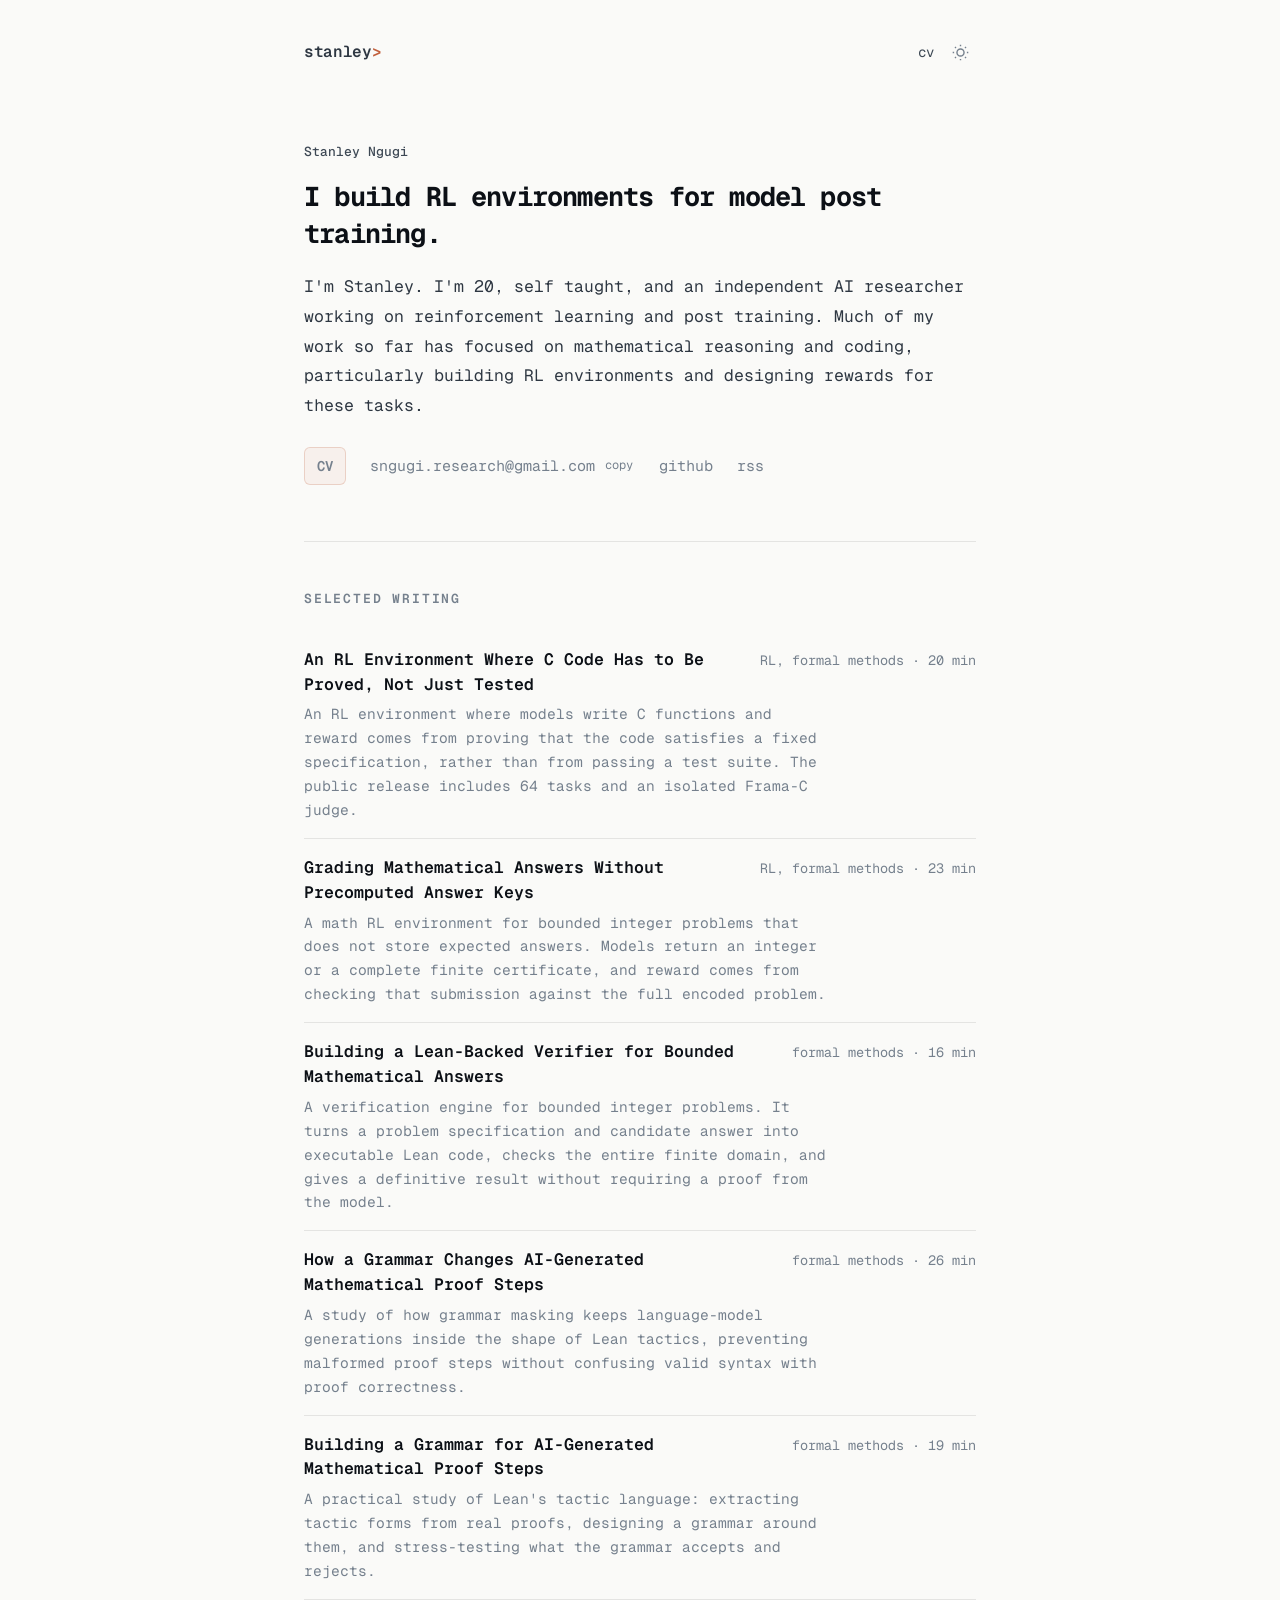
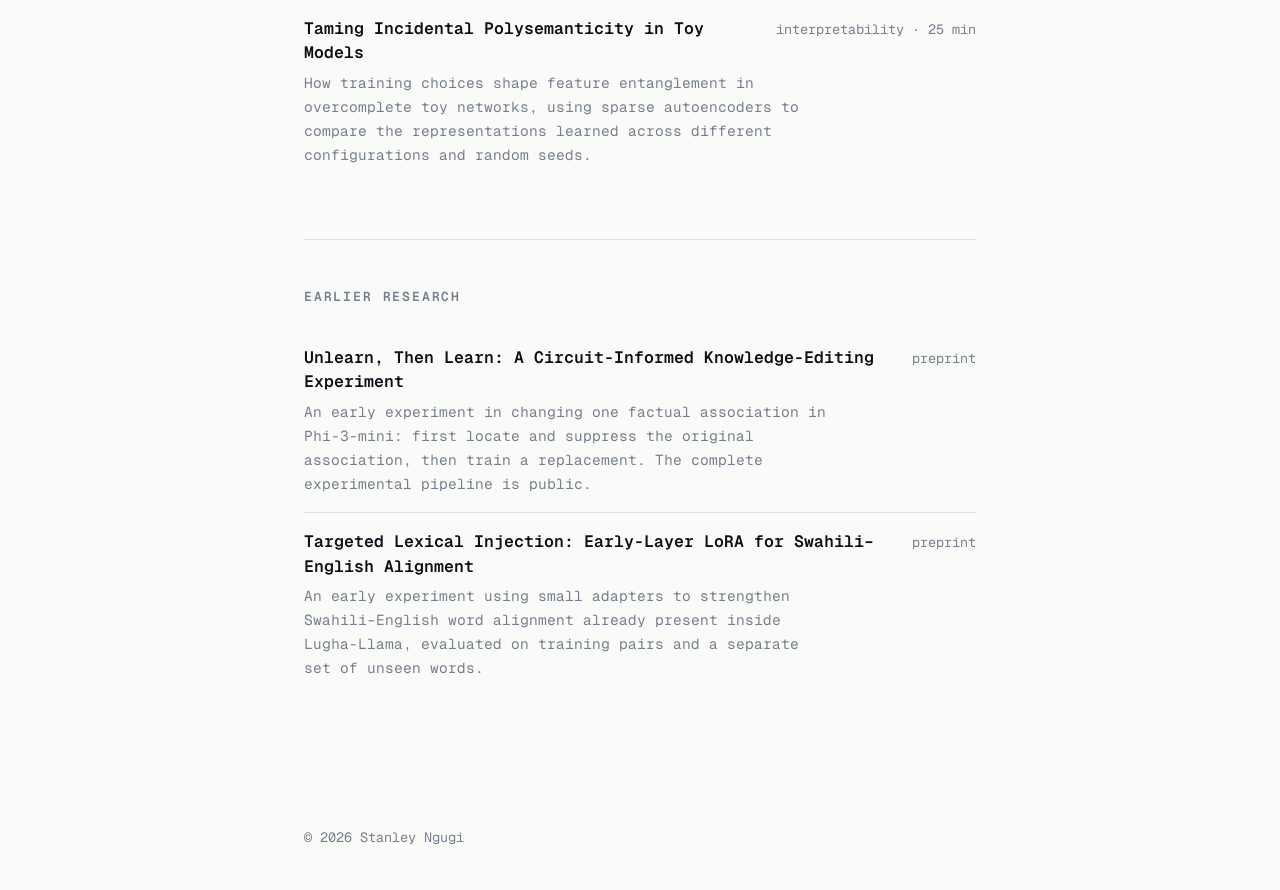
<file: index.html>
<!DOCTYPE html>
<html lang="en" data-theme="dark">
<head>
    <meta charset="UTF-8">
    <meta name="viewport" content="width=device-width, initial-scale=1.0">
    <title>Stanley Ngugi | Reinforcement Learning and Post Training</title>
    <meta name="description" content="Stanley Ngugi is an independent AI researcher working on reinforcement learning and post training, developing RL environments and reward functions with recent projects in mathematical reasoning and coding.">
    <meta property="og:title" content="Stanley Ngugi | Reinforcement Learning and Post Training">
    <meta property="og:description" content="Stanley Ngugi is an independent AI researcher working on reinforcement learning and post training, developing RL environments and reward functions with recent projects in mathematical reasoning and coding.">
    <meta property="og:type" content="website">
    <meta property="og:url" content="https://stanleyngugi.netlify.app/">
    <meta property="og:image" content="https://stanleyngugi.netlify.app/og-image.png">
    <meta name="twitter:card" content="summary_large_image">
    <link rel="icon" href="/favicon.svg" type="image/svg+xml">
    <link rel="alternate" type="application/rss+xml" title="RSS" href="/rss.xml">
    <script>
        (function () {
            try {
                var t = localStorage.getItem('theme');
                if (!t) t = window.matchMedia('(prefers-color-scheme: light)').matches ? 'light' : 'dark';
                document.documentElement.setAttribute('data-theme', t);
            } catch (e) {}
        })();
    </script>
    <link rel="preconnect" href="https://fonts.googleapis.com">
    <link rel="preconnect" href="https://fonts.gstatic.com" crossorigin>
    <link href="https://fonts.googleapis.com/css2?family=Geist+Mono:wght@400;500;600;700&family=Inter:wght@400;500;600;700&display=swap" rel="stylesheet">
    <link rel="stylesheet" href="/styles.css">
    <meta name="author" content="Stanley Ngugi">
    <meta name="twitter:title" content="Stanley Ngugi | Reinforcement Learning and Post Training">
    <meta name="twitter:description" content="Stanley Ngugi is an independent AI researcher working on reinforcement learning and post training, developing RL environments and reward functions with recent projects in mathematical reasoning and coding.">
    <link rel="canonical" href="https://stanleyngugi.netlify.app/">
    <script type="application/ld+json">{"@context": "https://schema.org", "@graph": [{"@type": "WebSite", "@id": "https://stanleyngugi.netlify.app/#website", "url": "https://stanleyngugi.netlify.app/", "name": "Stanley Ngugi", "description": "Stanley Ngugi is an independent AI researcher working on reinforcement learning and post training, developing RL environments and reward functions with recent projects in mathematical reasoning and coding.", "publisher": {"@id": "https://stanleyngugi.netlify.app/#person"}}, {"@type": "Person", "@id": "https://stanleyngugi.netlify.app/#person", "name": "Stanley Ngugi", "url": "https://stanleyngugi.netlify.app/", "sameAs": ["https://github.com/stanleyngugi"], "description": "Stanley Ngugi is an independent AI researcher working on reinforcement learning and post training, developing RL environments and reward functions with recent projects in mathematical reasoning and coding."}, {"@type": "ProfilePage", "@id": "https://stanleyngugi.netlify.app/#profile", "url": "https://stanleyngugi.netlify.app/", "name": "Stanley Ngugi | Reinforcement Learning and Post Training", "mainEntity": {"@id": "https://stanleyngugi.netlify.app/#person"}, "isPartOf": {"@id": "https://stanleyngugi.netlify.app/#website"}}]}</script>
</head>
<body>
    <div class="container">
        <header>
            <div class="header-inner">
                <a href="/" class="logo">stanley<span>&gt;</span></a>
                <div style="display: flex; align-items: center;">
                    <a href="/cv" class="nav-cv">cv</a>
                    <button class="theme-btn" aria-label="Toggle theme">
                        <svg class="moon" viewBox="0 0 24 24" fill="none" stroke="currentColor" stroke-width="2"><path d="M21 12.79A9 9 0 1 1 11.21 3 7 7 0 0 0 21 12.79z"/></svg>
                        <svg class="sun" viewBox="0 0 24 24" fill="none" stroke="currentColor" stroke-width="2"><circle cx="12" cy="12" r="5"/><path d="M12 1v2M12 21v2M4.22 4.22l1.42 1.42M18.36 18.36l1.42 1.42M1 12h2M21 12h2M4.22 19.78l1.42-1.42M18.36 5.64l1.42-1.42"/></svg>
                    </button>
                </div>
            </div>
        </header>

        <main>
            <div class="intro">
                <p class="intro-name">Stanley Ngugi</p>
                <h1>I build RL environments for model post training.</h1>
                <p>
                    I'm Stanley. I'm 20, self taught, and an independent AI researcher working on
                    reinforcement learning and post training. Much of my work so far has focused
                    on mathematical reasoning and coding, particularly building RL environments
                    and designing rewards for these tasks.
                </p>
                <div class="links-row">
                    <a href="/cv" class="pill-primary">CV</a>
                    <span class="email-contact">
                        <a href="mailto:sngugi.research@gmail.com">sngugi.research@gmail.com</a>
                        <button type="button" class="copy-email" id="copy-email" data-email="sngugi.research@gmail.com" aria-label="Copy email address">copy</button>
                    </span>
                    <span id="email-copy-status" class="visually-hidden" role="status"></span>
                    <a href="https://github.com/stanleyngugi" rel="me">github</a>
                    <a href="/rss.xml">rss</a>
                </div>
            </div>

            <section class="block" id="selected-writing">
                <h2 class="block-title">Selected writing</h2>
                <a href="/posts/formally-verified-c" class="entry">
                    <div class="entry-top">
                        <span class="entry-title">An RL Environment Where C Code Has to Be Proved, Not Just Tested</span>
                        <span class="entry-date">RL, formal methods · 20 min</span>
                    </div>
                    <div class="entry-desc">
                        An RL environment where models write C functions and reward comes from
                        proving that the code satisfies a fixed specification, rather than from
                        passing a test suite. The public release includes 64 tasks and an isolated Frama-C judge.
                    </div>
                </a>
                <a href="/posts/mathcheck-rl" class="entry">
                    <div class="entry-top">
                        <span class="entry-title">Grading Mathematical Answers Without Precomputed Answer Keys</span>
                        <span class="entry-date">RL, formal methods · 23 min</span>
                    </div>
                    <div class="entry-desc">
                        A math RL environment for bounded integer problems that does not store
                        expected answers. Models return an integer or a complete finite certificate,
                        and reward comes from checking that submission against the full encoded problem.
                    </div>
                </a>
                <a href="/posts/mathcheck-engine" class="entry">
                    <div class="entry-top">
                        <span class="entry-title">Building a Lean-Backed Verifier for Bounded Mathematical Answers</span>
                        <span class="entry-date">formal methods · 16 min</span>
                    </div>
                    <div class="entry-desc">
                        A verification engine for bounded integer problems. It turns a problem
                        specification and candidate answer into executable Lean code, checks the
                        entire finite domain, and gives a definitive result without requiring a proof from the model.
                    </div>
                </a>
                <a href="/posts/2026-08-22-grammar-constrained-decoding-lean" class="entry">
                    <div class="entry-top">
                        <span class="entry-title">How a Grammar Changes AI-Generated Mathematical Proof Steps</span>
                        <span class="entry-date">formal methods · 26 min</span>
                    </div>
                    <div class="entry-desc">
A study of how grammar masking keeps language-model generations inside the shape of Lean tactics, preventing malformed proof steps without confusing valid syntax with proof correctness.
</div>
                </a>
                <a href="/posts/2026-08-22-lean-tactic-language-cfg" class="entry">
                    <div class="entry-top">
                        <span class="entry-title">Building a Grammar for AI-Generated Mathematical Proof Steps</span>
                        <span class="entry-date">formal methods · 19 min</span>
                    </div>
                    <div class="entry-desc">
A practical study of Lean&#x27;s tactic language: extracting tactic forms from real proofs, designing a grammar around them, and stress-testing what the grammar accepts and rejects.
</div>
                </a>
                <a href="/posts/taming_polysemanticity" class="entry">
                    <div class="entry-top">
                        <span class="entry-title">Taming Incidental Polysemanticity in Toy Models</span>
                        <span class="entry-date">interpretability · 25 min</span>
                    </div>
                    <div class="entry-desc">
                        How training choices shape feature entanglement in overcomplete toy networks,
                        using sparse autoencoders to compare the representations learned across
                        different configurations and random seeds.
                    </div>
                </a>
            </section>

            <section class="block">
                <h2 class="block-title" id="earlier-research">Earlier research</h2>
                <a href="https://arxiv.org/abs/2508.07075" class="entry">
                    <div class="entry-top">
                        <span class="entry-title">Unlearn, Then Learn: A Circuit-Informed Knowledge-Editing Experiment</span>
                        <span class="entry-date">preprint</span>
                    </div>
                    <div class="entry-desc">
                        An early experiment in changing one factual association in Phi-3-mini:
                        first locate and suppress the original association, then train a replacement.
                        The complete experimental pipeline is public.
                    </div>
                </a>
                <a href="https://arxiv.org/abs/2506.15415" class="entry">
                    <div class="entry-top">
                        <span class="entry-title">Targeted Lexical Injection: Early-Layer LoRA for Swahili–English Alignment</span>
                        <span class="entry-date">preprint</span>
                    </div>
                    <div class="entry-desc">
                        An early experiment using small adapters to strengthen Swahili–English word
                        alignment already present inside Lugha-Llama, evaluated on training pairs
                        and a separate set of unseen words.
                    </div>
                </a>
            </section>

        </main>

        <footer>
            © 2026 Stanley Ngugi
        </footer>
    </div>

    <script src="/main.js"></script>
</body>
</html>
</file>
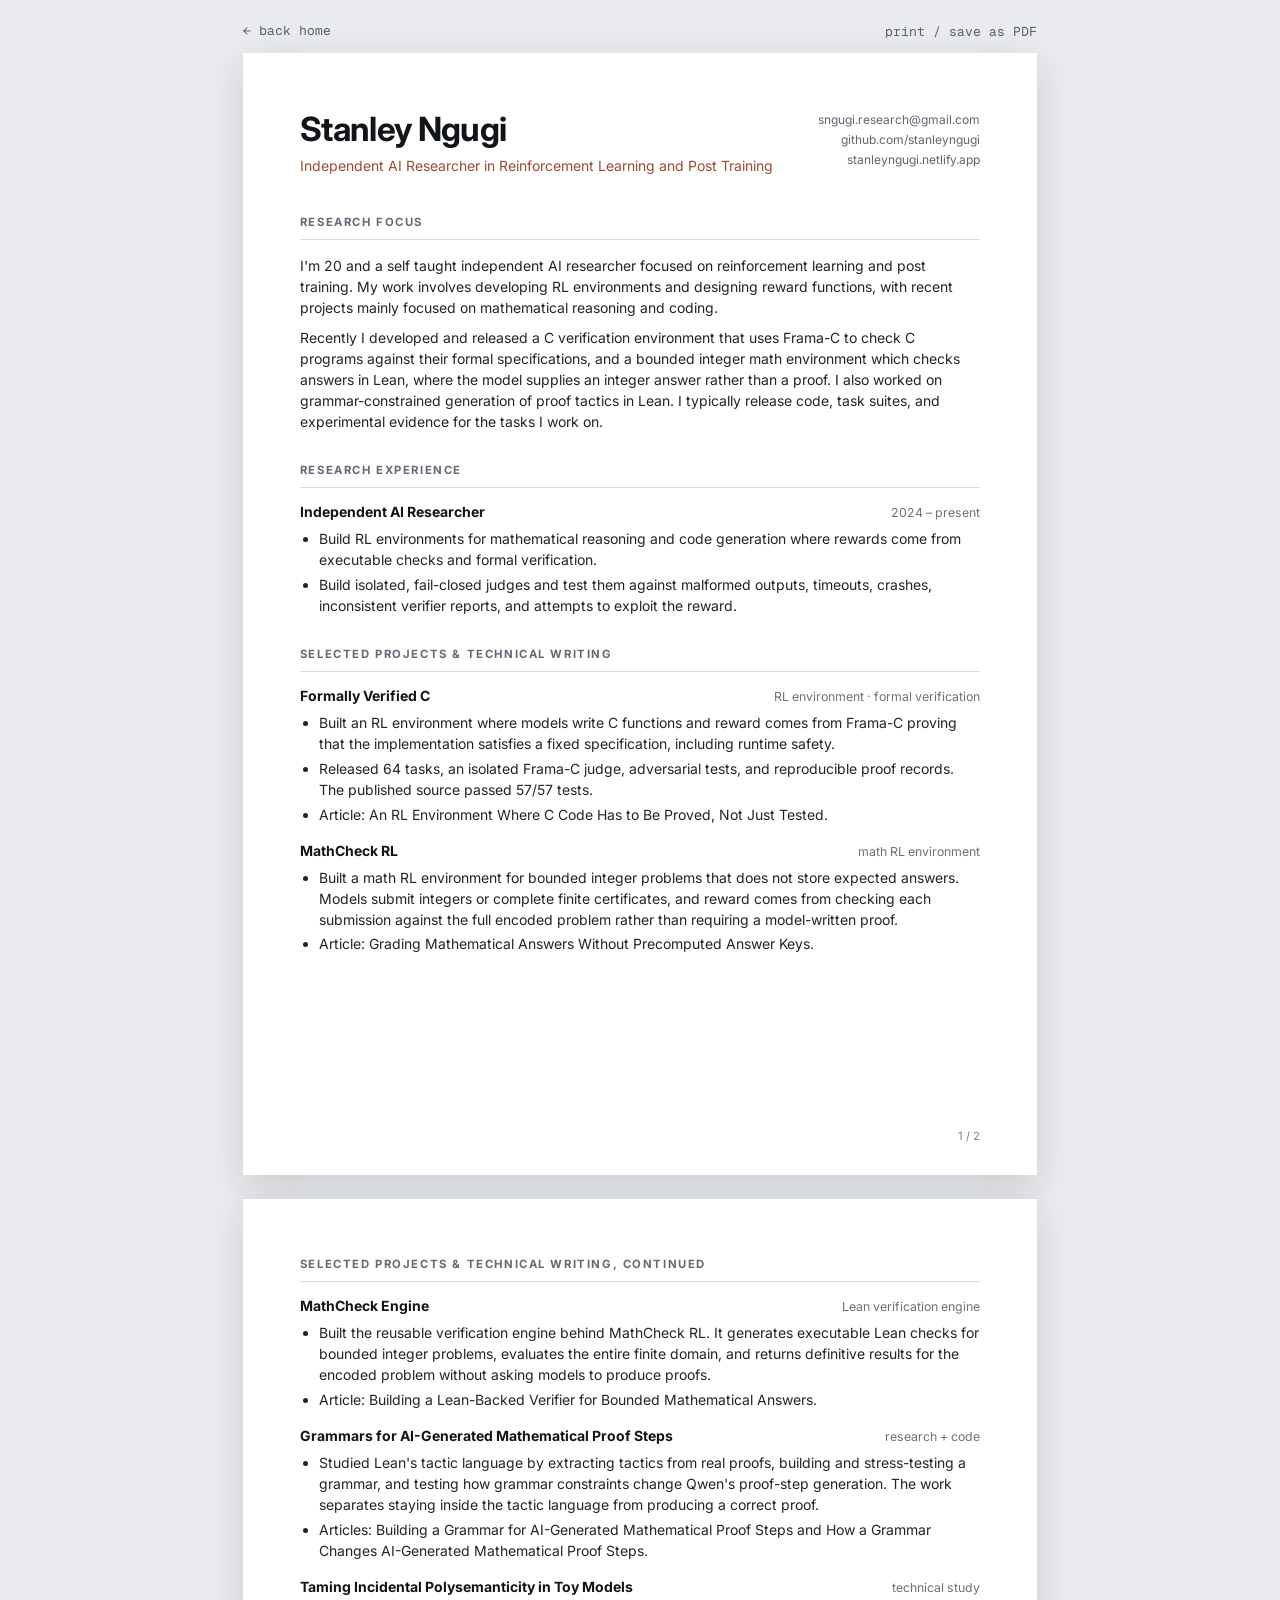
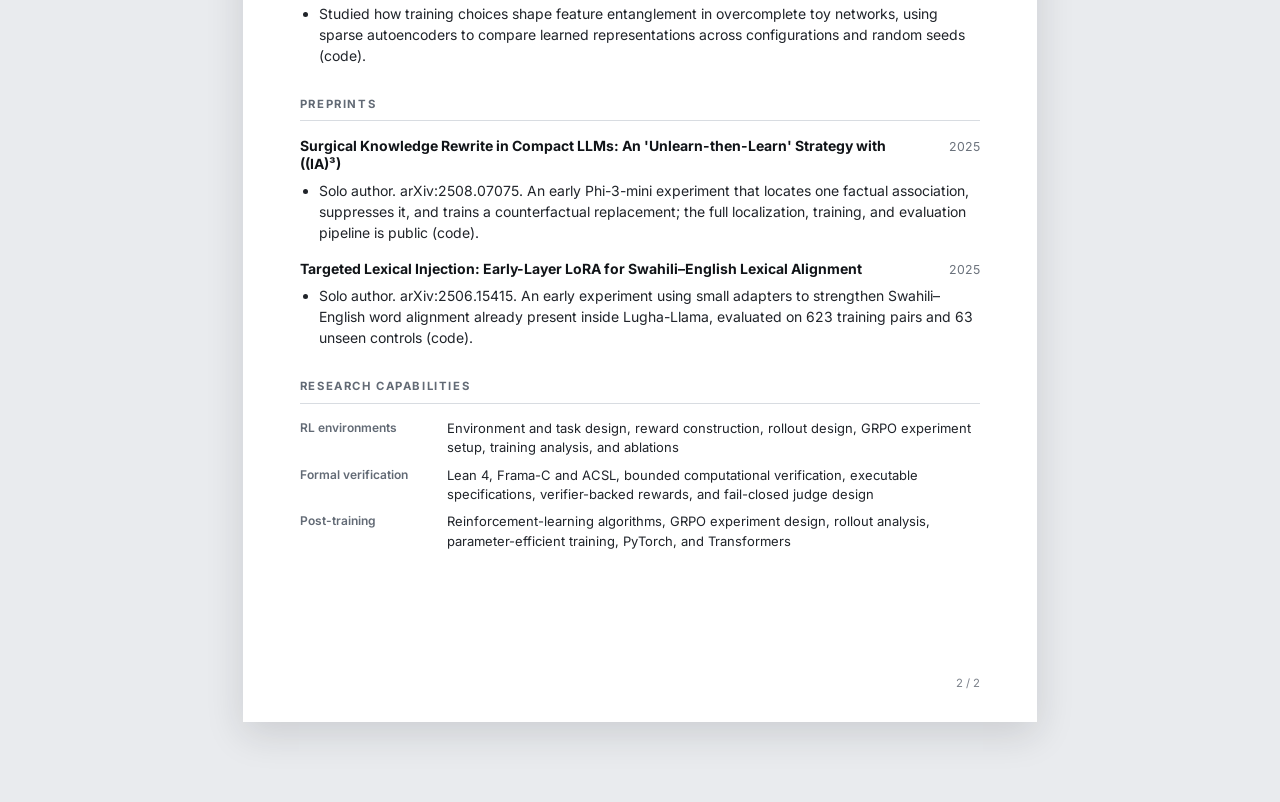
<file: cv.html>
<!DOCTYPE html>
<html lang="en">
<head>
    <meta charset="UTF-8">
    <meta name="viewport" content="width=device-width, initial-scale=1.0">
    <title>CV - Stanley Ngugi</title>
    <meta name="description" content="Curriculum vitae of Stanley Ngugi, an independent AI researcher focused on reinforcement learning and post training, developing RL environments and reward functions.">
    <link rel="icon" href="/favicon.svg" type="image/svg+xml">
    <link rel="preconnect" href="https://fonts.googleapis.com">
    <link rel="preconnect" href="https://fonts.gstatic.com" crossorigin>
    <link href="https://fonts.googleapis.com/css2?family=Geist+Mono:wght@400;500;600;700&family=Inter:wght@400;500;600;700&display=swap" rel="stylesheet">
    <link rel="stylesheet" href="/styles.css">
    <meta name="author" content="Stanley Ngugi">
    <link rel="canonical" href="https://stanleyngugi.netlify.app/cv">
    <meta property="og:title" content="CV - Stanley Ngugi">
    <meta property="og:type" content="profile">
    <meta property="og:url" content="https://stanleyngugi.netlify.app/cv">
</head>
<body class="cv-body">
    <nav class="cv-toolbar no-print" aria-label="CV actions">
        <a href="/">← back home</a>
        <button class="print-btn" onclick="window.print()">print / save as PDF</button>
    </nav>

    <main class="cv-document">
            <article class="cv-page cv-sheet" data-page="1 / 2">
                <div class="cv-topbar">
                    <div>
                        <h1 class="cv-name">Stanley Ngugi</h1>
                        <div class="cv-role">Independent AI Researcher in Reinforcement Learning and Post Training</div>
                    </div>
                    <div class="cv-contact">
                        sngugi.research@gmail.com<br>
                        <a href="https://github.com/stanleyngugi">github.com/stanleyngugi</a><br>
                        <a href="https://stanleyngugi.netlify.app">stanleyngugi.netlify.app</a>
                    </div>
                </div>

                <section class="cv-section">
                    <h2>Research Focus</h2>
                    <p>
                        I'm 20 and a self taught independent AI researcher focused on reinforcement
                        learning and post training. My work involves developing RL environments
                        and designing reward functions, with recent projects mainly focused on
                        mathematical reasoning and coding.
                    </p>
                    <p>
                        Recently I developed and released a C verification environment that uses Frama-C to check C programs against their formal specifications, and a bounded integer math environment which checks answers in Lean, where the model supplies an integer answer rather than a proof. I also worked on grammar-constrained generation of proof tactics in Lean. I typically release code, task suites, and experimental evidence for the tasks I work on.
                    </p>
                </section>

                <section class="cv-section">
                    <h2>Research Experience</h2>
                    <div class="cv-item">
                        <div class="cv-item-head">
                            <span class="cv-item-title">Independent AI Researcher</span>
                            <span class="cv-item-sub">2024 – present</span>
                        </div>
                        <ul>
                            <li>Build RL environments for mathematical reasoning and code generation where rewards come from executable checks and formal verification.</li>
                            <li>Build isolated, fail-closed judges and test them against malformed outputs, timeouts, crashes, inconsistent verifier reports, and attempts to exploit the reward.</li>
                        </ul>
                    </div>
                </section>

                <section class="cv-section">
                    <h2>Selected Projects &amp; Technical Writing</h2>
                    <div class="cv-item">
                        <div class="cv-item-head">
                            <span class="cv-item-title"><a href="https://github.com/stanleyngugi/formally-verified-code-rl">Formally Verified C</a></span>
                            <span class="cv-item-sub">RL environment · formal verification</span>
                        </div>
                        <ul>
                            <li>Built an RL environment where models write C functions and reward comes from Frama-C proving that the implementation satisfies a fixed specification, including runtime safety.</li>
                            <li>Released 64 tasks, an isolated Frama-C judge, adversarial tests, and reproducible proof records. The published source passed 57/57 tests.</li>
                            <li>Article: <a href="https://stanleyngugi.netlify.app/posts/formally-verified-c">An RL Environment Where C Code Has to Be Proved, Not Just Tested</a>.</li>
                        </ul>
                    </div>
                    <div class="cv-item">
                        <div class="cv-item-head">
                            <span class="cv-item-title"><a href="https://github.com/stanleyngugi/mathcheck-rl">MathCheck RL</a></span>
                            <span class="cv-item-sub">math RL environment</span>
                        </div>
                        <ul>
                            <li>Built a math RL environment for bounded integer problems that does not store expected answers. Models submit integers or complete finite certificates, and reward comes from checking each submission against the full encoded problem rather than requiring a model-written proof.</li>
                            <li>Article: <a href="https://stanleyngugi.netlify.app/posts/mathcheck-rl">Grading Mathematical Answers Without Precomputed Answer Keys</a>.</li>
                        </ul>
                    </div>
                </section>
            </article>

            <article class="cv-page cv-sheet" data-page="2 / 2">
                <section class="cv-section cv-section-first">
                    <h2>Selected Projects &amp; Technical Writing, continued</h2>
                    <div class="cv-item">
                        <div class="cv-item-head">
                            <span class="cv-item-title"><a href="https://github.com/stanleyngugi/mathcheck-engine">MathCheck Engine</a></span>
                            <span class="cv-item-sub">Lean verification engine</span>
                        </div>
                        <ul>
                            <li>Built the reusable verification engine behind MathCheck RL. It generates executable Lean checks for bounded integer problems, evaluates the entire finite domain, and returns definitive results for the encoded problem without asking models to produce proofs.</li>
                            <li>Article: <a href="https://stanleyngugi.netlify.app/posts/mathcheck-engine">Building a Lean-Backed Verifier for Bounded Mathematical Answers</a>.</li>
                        </ul>
                    </div>
                    <div class="cv-item">
                        <div class="cv-item-head">
                            <span class="cv-item-title"><a href="https://github.com/stanleyngugi/ai-proof-grammars">Grammars for AI-Generated Mathematical Proof Steps</a></span>
                            <span class="cv-item-sub">research + code</span>
                        </div>
                        <ul>
                            <li>Studied Lean's tactic language by extracting tactics from real proofs, building and stress-testing a grammar, and testing how grammar constraints change Qwen's proof-step generation. The work separates staying inside the tactic language from producing a correct proof.</li>
                            <li>Articles: <a href="https://stanleyngugi.netlify.app/posts/2026-08-22-lean-tactic-language-cfg">Building a Grammar for AI-Generated Mathematical Proof Steps</a> and <a href="https://stanleyngugi.netlify.app/posts/2026-08-22-grammar-constrained-decoding-lean">How a Grammar Changes AI-Generated Mathematical Proof Steps</a>.</li>
                        </ul>
                    </div>
                    <div class="cv-item">
                        <div class="cv-item-head">
                            <span class="cv-item-title"><a href="https://stanleyngugi.netlify.app/posts/taming_polysemanticity">Taming Incidental Polysemanticity in Toy Models</a></span>
                            <span class="cv-item-sub">technical study</span>
                        </div>
                        <ul>
                            <li>Studied how training choices shape feature entanglement in overcomplete toy networks, using sparse autoencoders to compare learned representations across configurations and random seeds (<a href="https://github.com/stanleyngugi/taming_polysemanticity">code</a>).</li>
                        </ul>
                    </div>
                </section>

                <section class="cv-section">
                    <h2>Preprints</h2>
                    <div class="cv-item">
                        <div class="cv-item-head">
                            <span class="cv-item-title"><a href="https://arxiv.org/abs/2508.07075">Surgical Knowledge Rewrite in Compact LLMs: An 'Unlearn-then-Learn' Strategy with ((IA)³)</a></span>
                            <span class="cv-item-sub">2025</span>
                        </div>
                        <ul>
                            <li><span>Solo author. arXiv:2508.07075.</span> An early Phi-3-mini experiment that locates one factual association, suppresses it, and trains a counterfactual replacement; the full localization, training, and evaluation pipeline is public (<a href="https://github.com/stanleyngugi/surgical_knowledge_editing">code</a>).</li>
                        </ul>
                    </div>
                    <div class="cv-item">
                        <div class="cv-item-head">
                            <span class="cv-item-title"><a href="https://arxiv.org/abs/2506.15415">Targeted Lexical Injection: Early-Layer LoRA for Swahili–English Lexical Alignment</a></span>
                            <span class="cv-item-sub">2025</span>
                        </div>
                        <ul>
                            <li><span>Solo author. arXiv:2506.15415.</span> An early experiment using small adapters to strengthen Swahili–English word alignment already present inside Lugha-Llama, evaluated on 623 training pairs and 63 unseen controls (<a href="https://github.com/stanleyngugi/swahili-lexical-alignment">code</a>).</li>
                        </ul>
                    </div>
                </section>

                <section class="cv-section">
                    <h2>Research Capabilities</h2>
                    <dl class="cv-skills">
                        <dt>RL environments</dt>
                        <dd>Environment and task design, reward construction, rollout design, GRPO experiment setup, training analysis, and ablations</dd>
                        <dt>Formal verification</dt>
                        <dd>Lean 4, Frama-C and ACSL, bounded computational verification, executable specifications, verifier-backed rewards, and fail-closed judge design</dd>
                        <dt>Post-training</dt>
                        <dd>Reinforcement-learning algorithms, GRPO experiment design, rollout analysis, parameter-efficient training, PyTorch, and Transformers</dd>
                    </dl>
                </section>

            </article>
    </main>
</body>
</html>
</file>
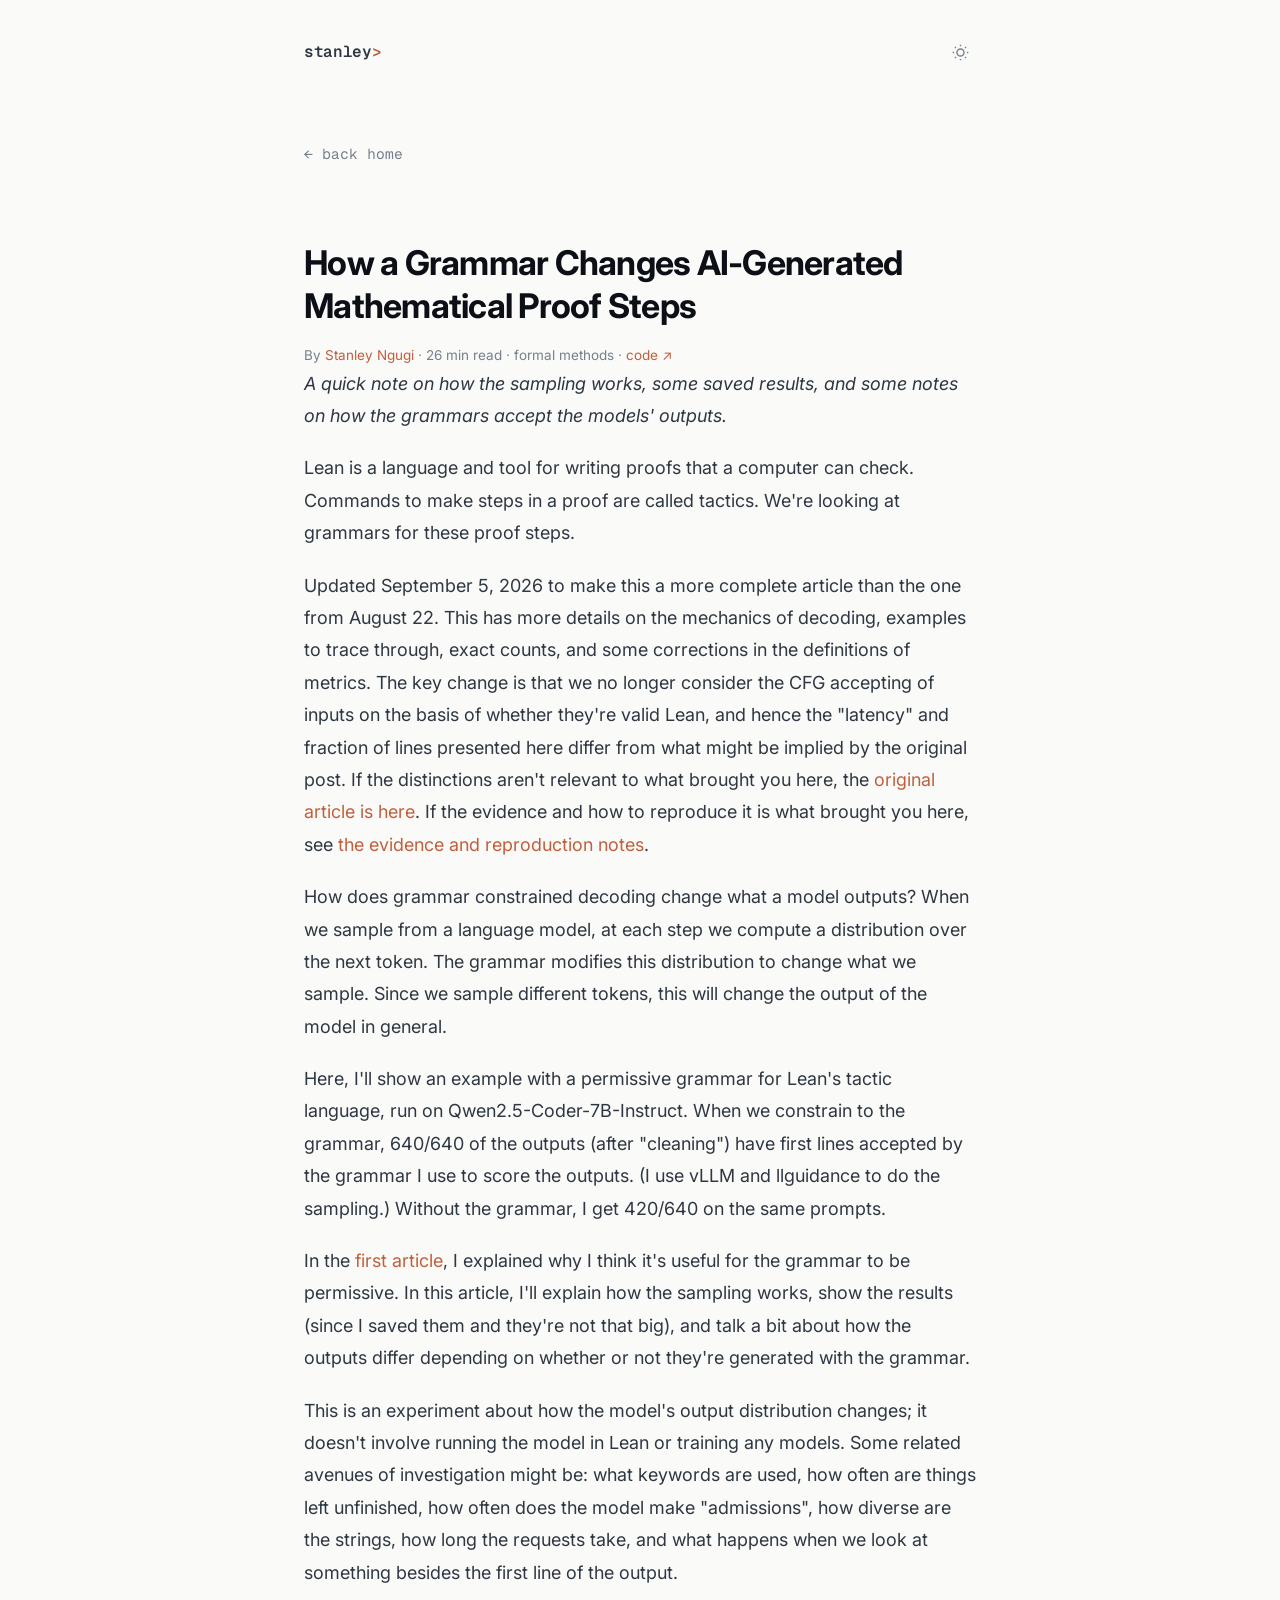
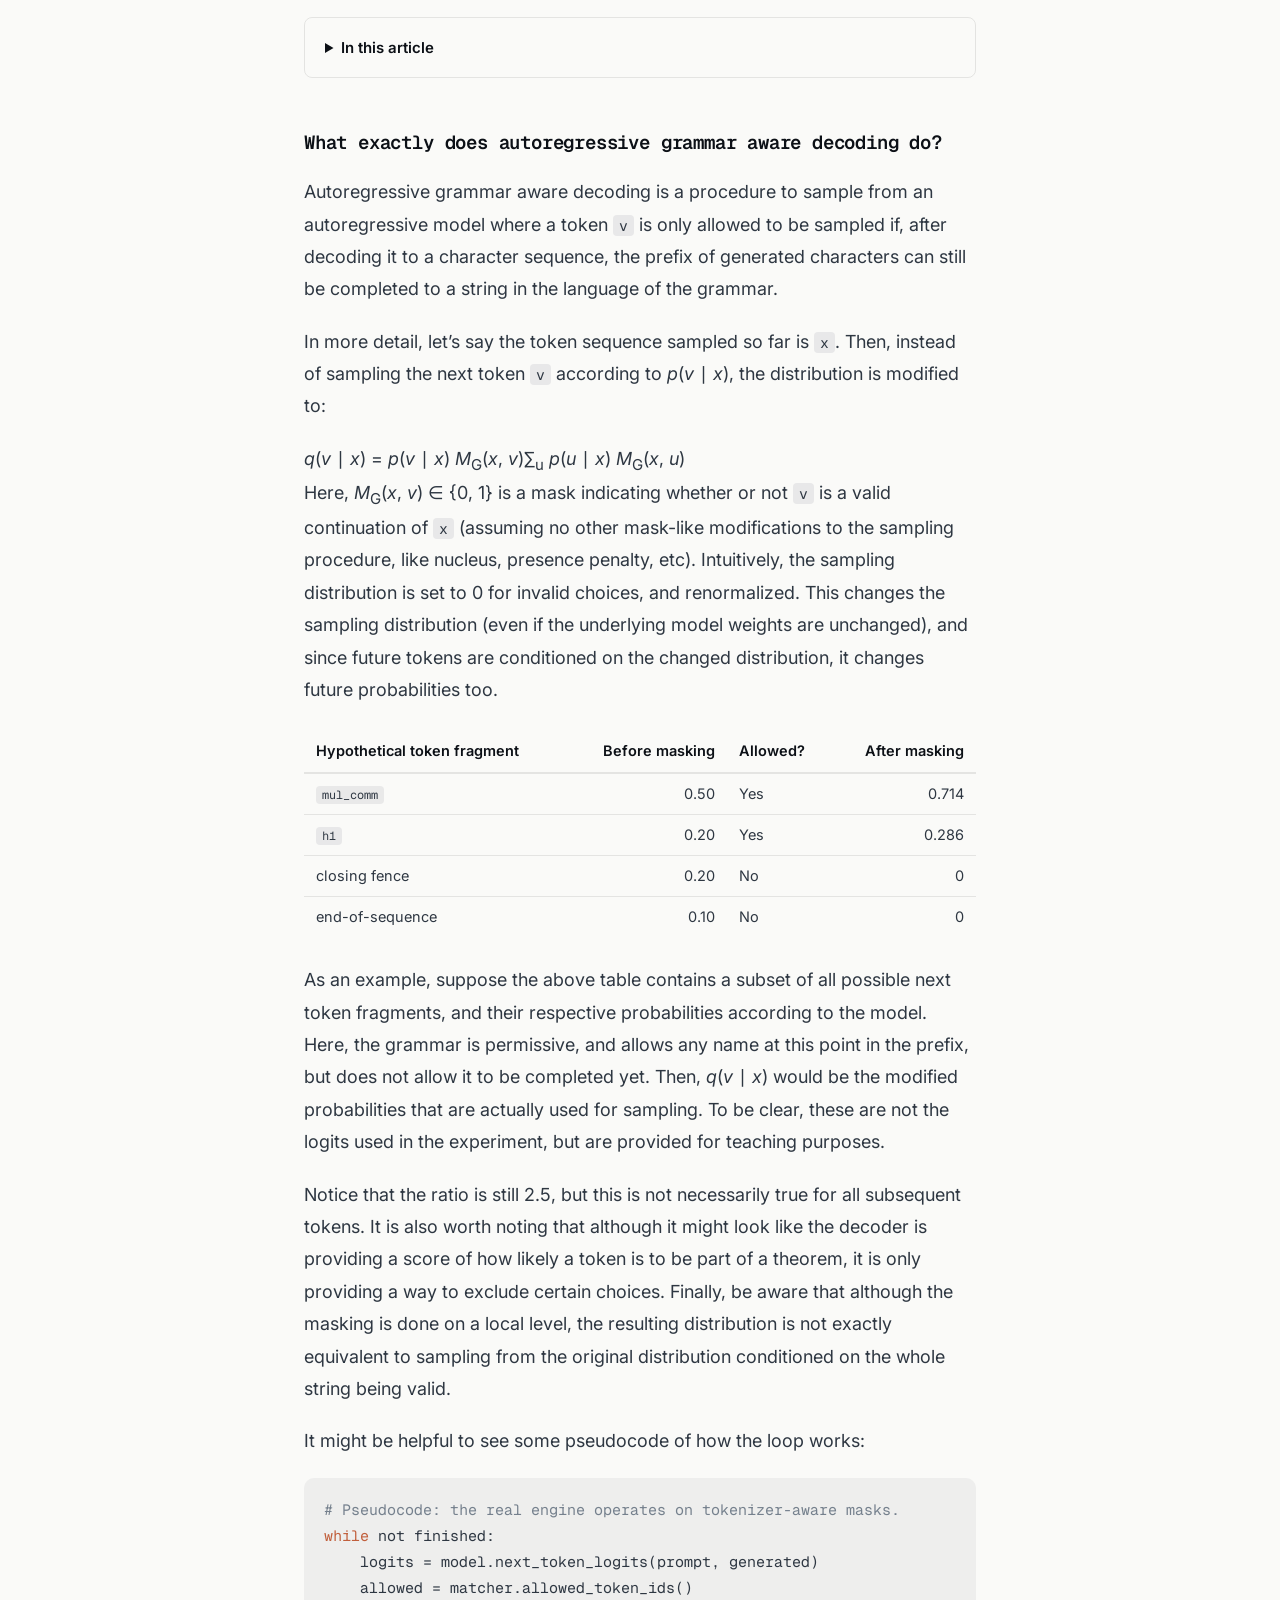
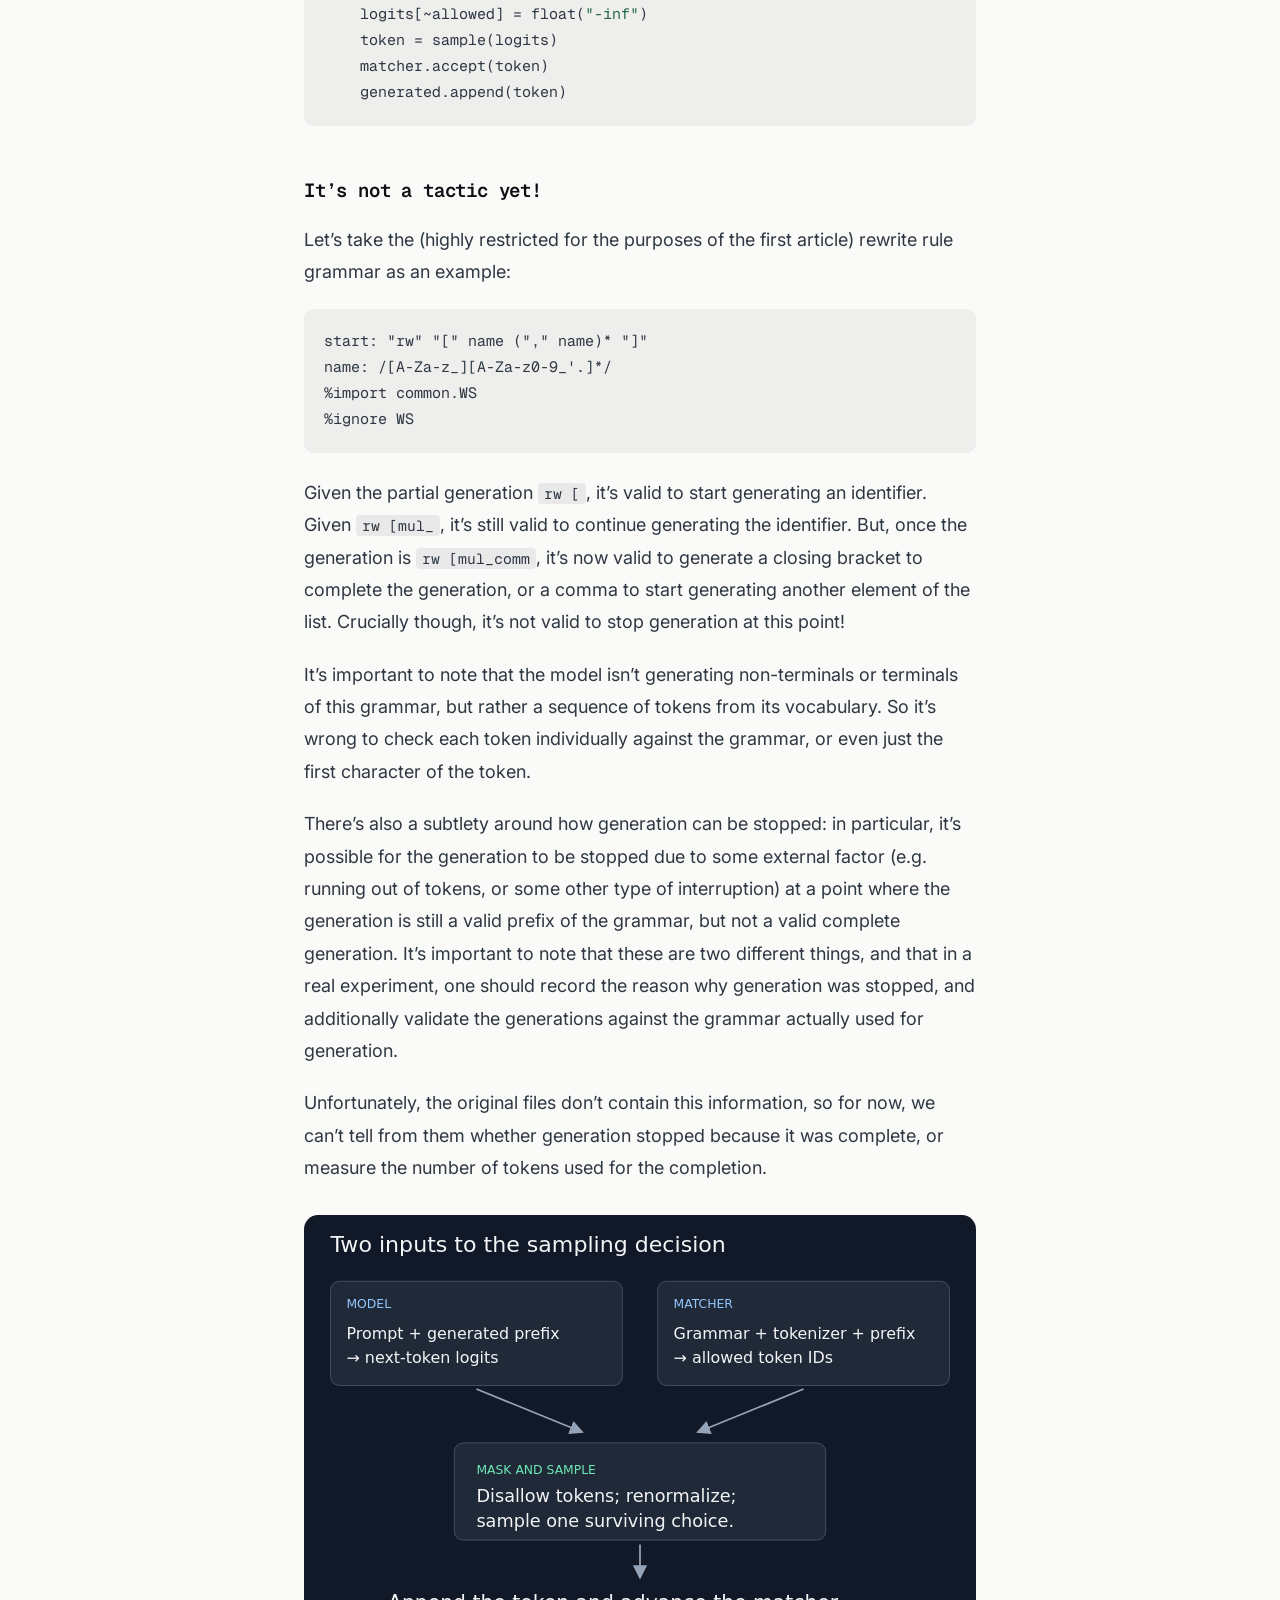
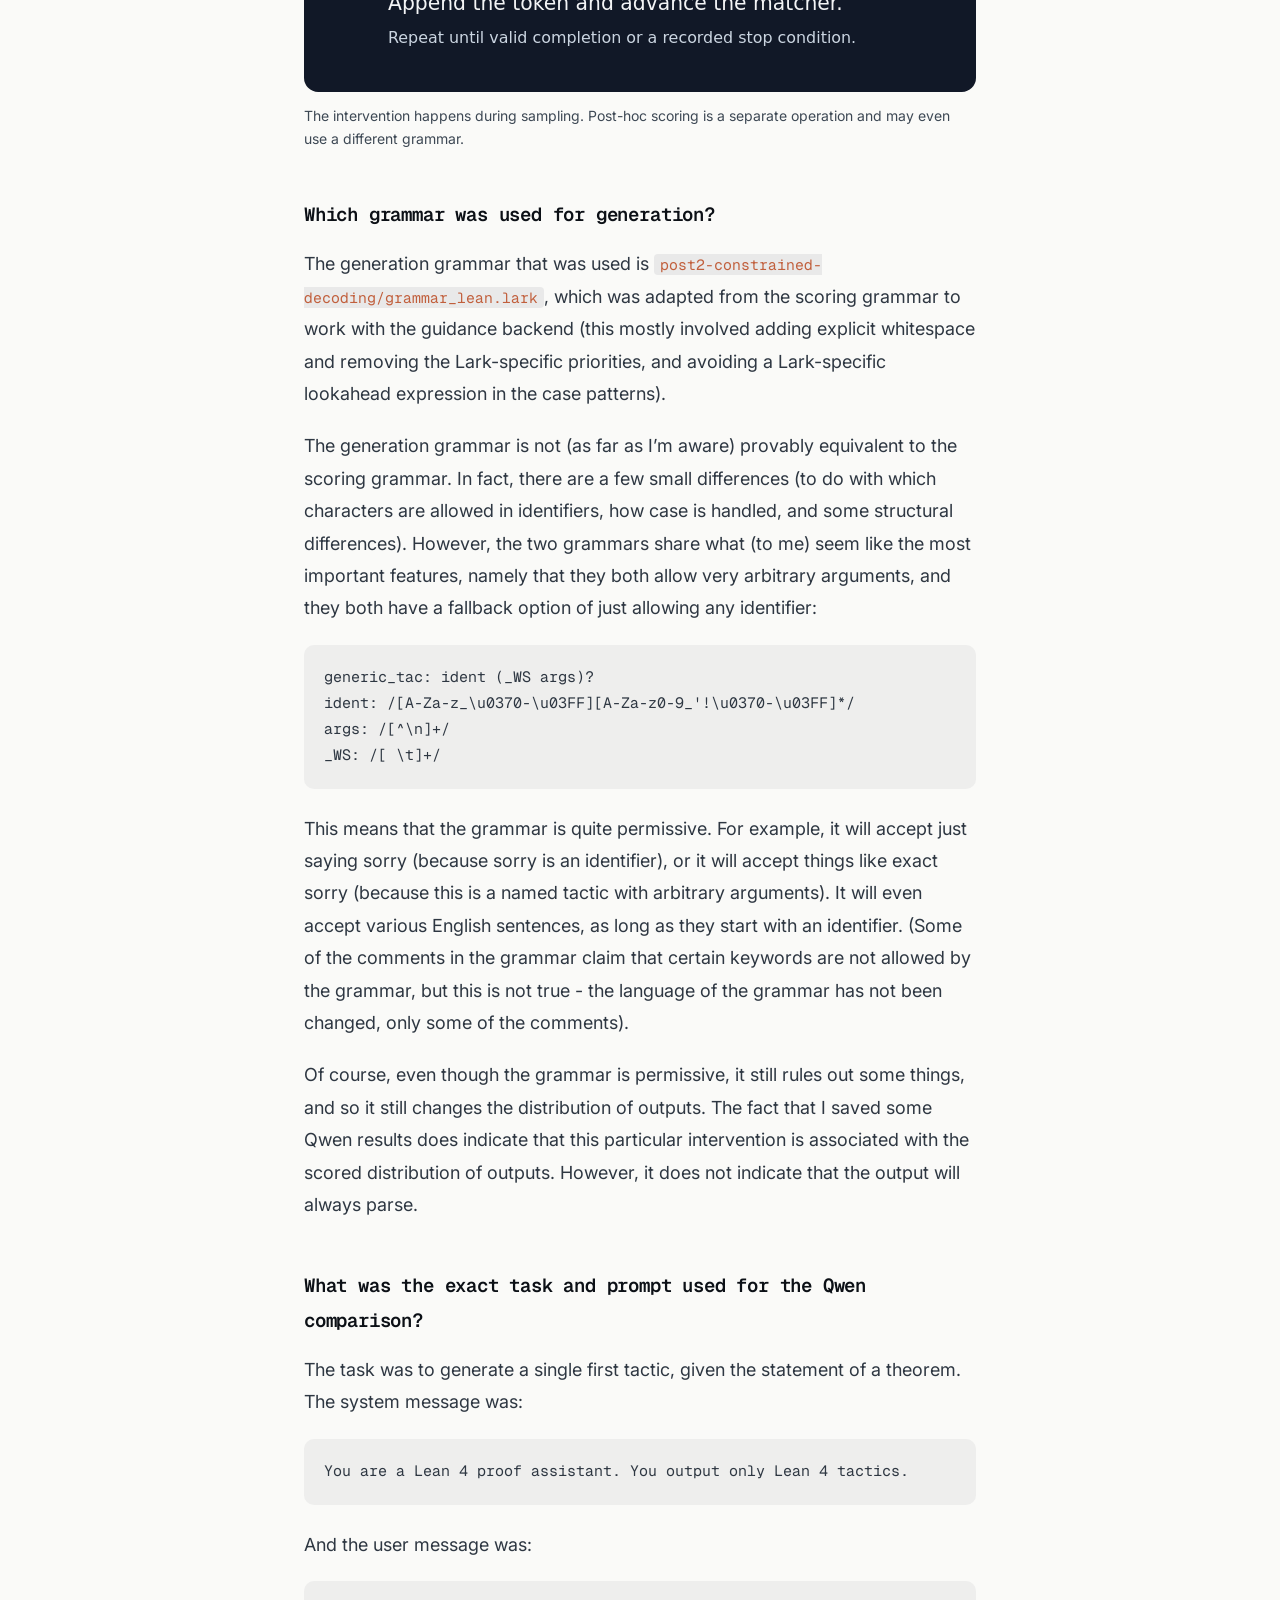
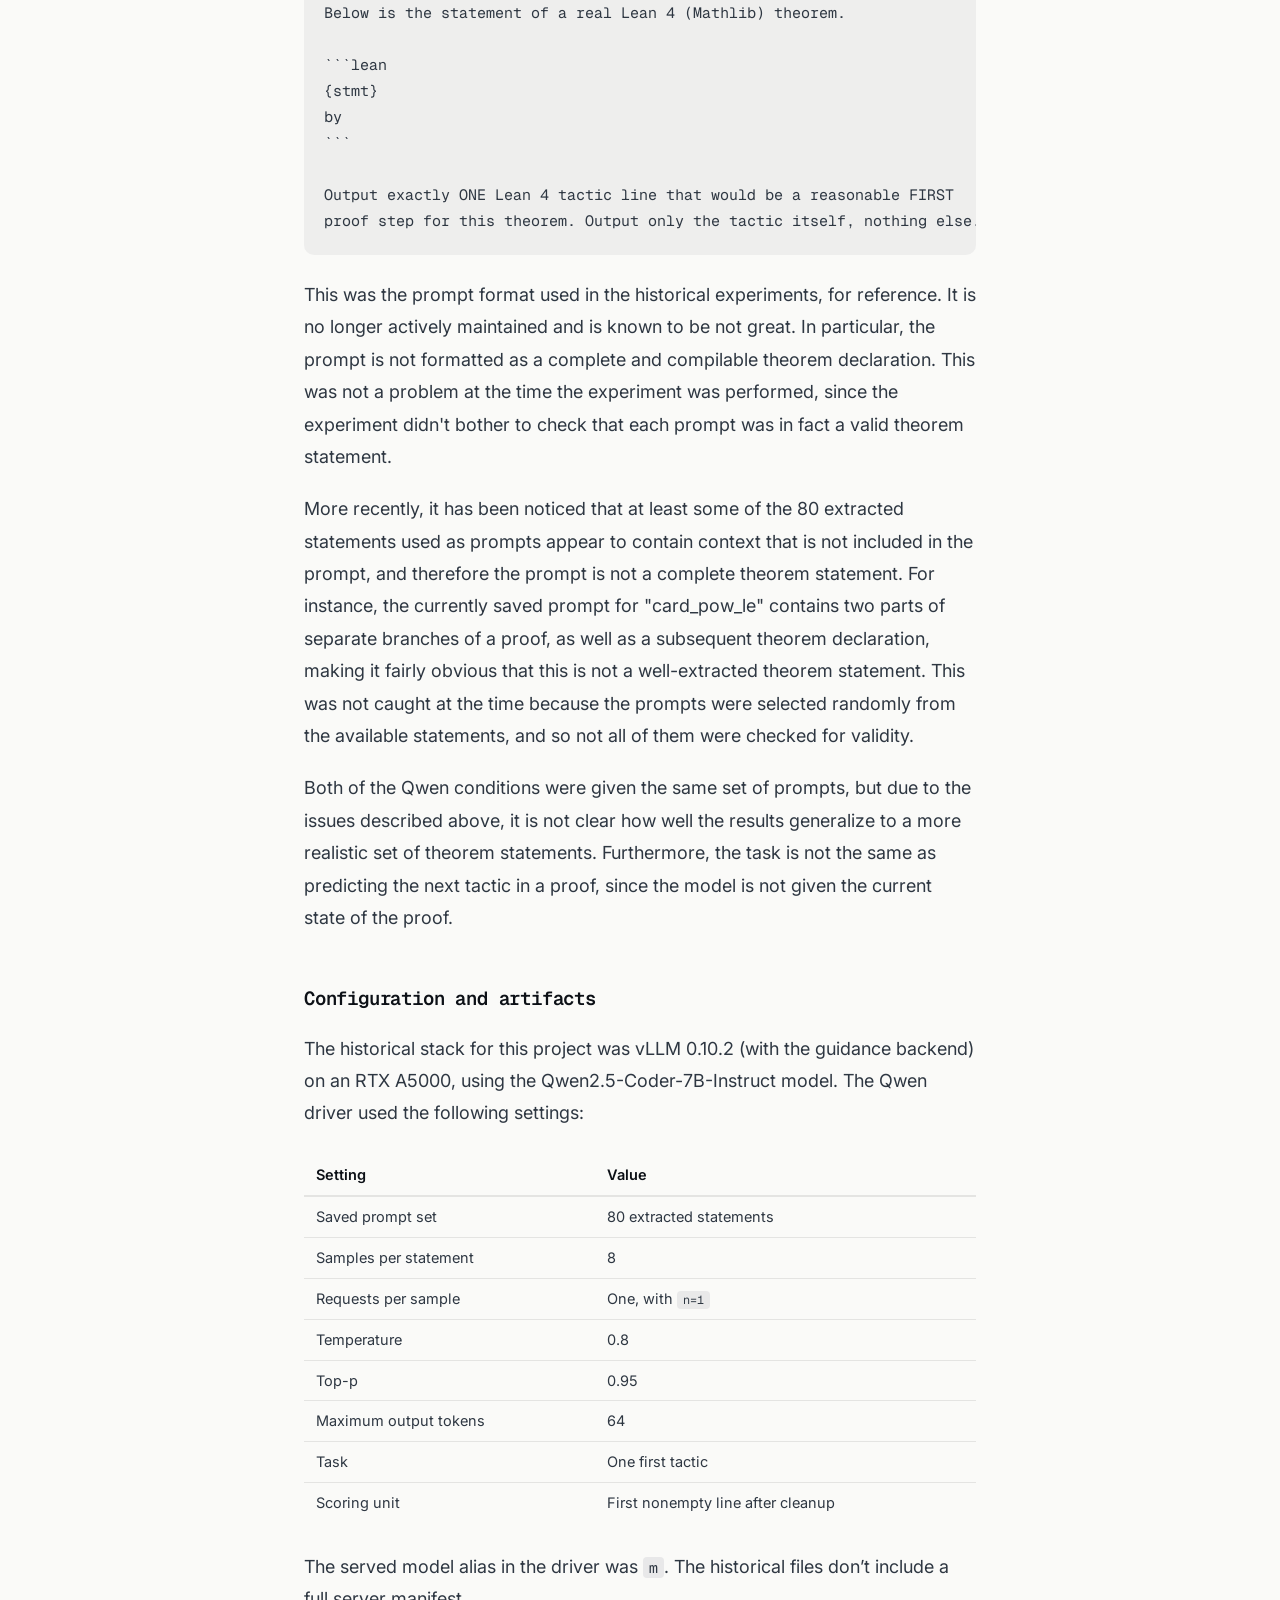
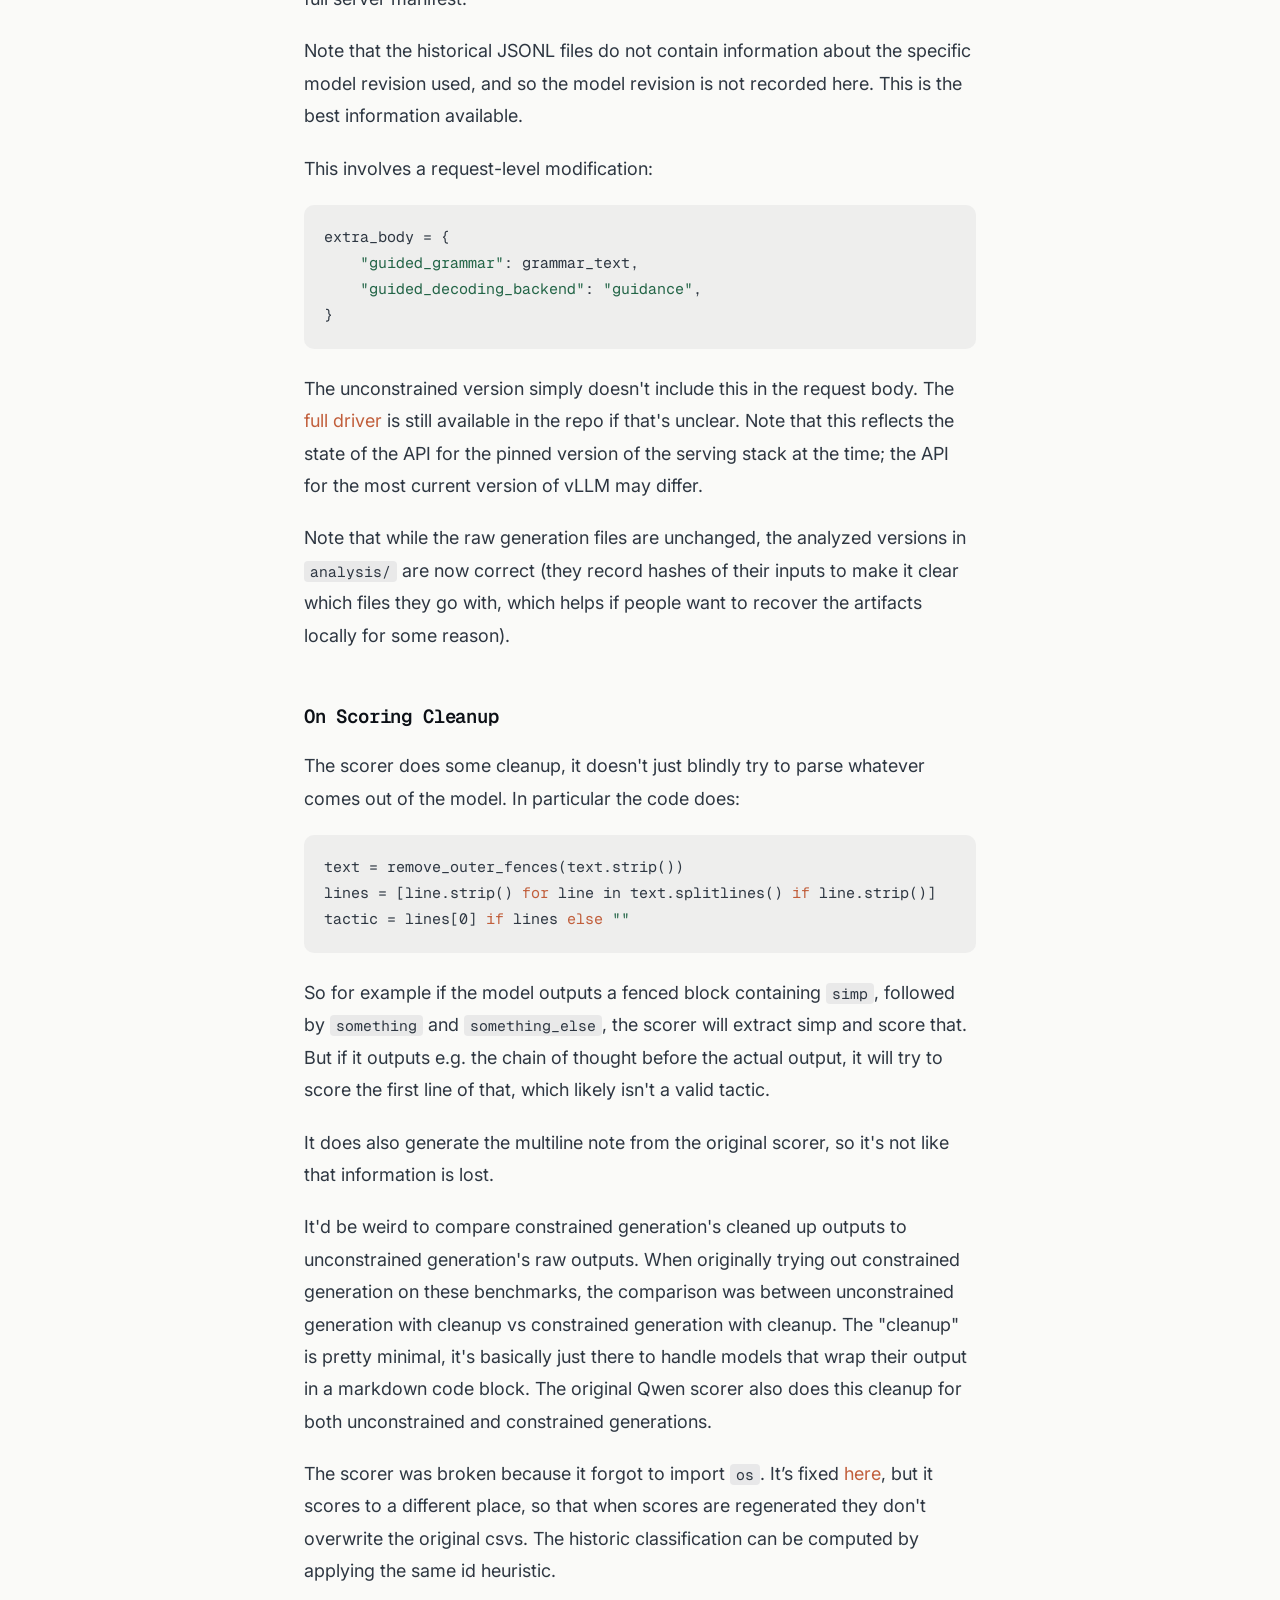
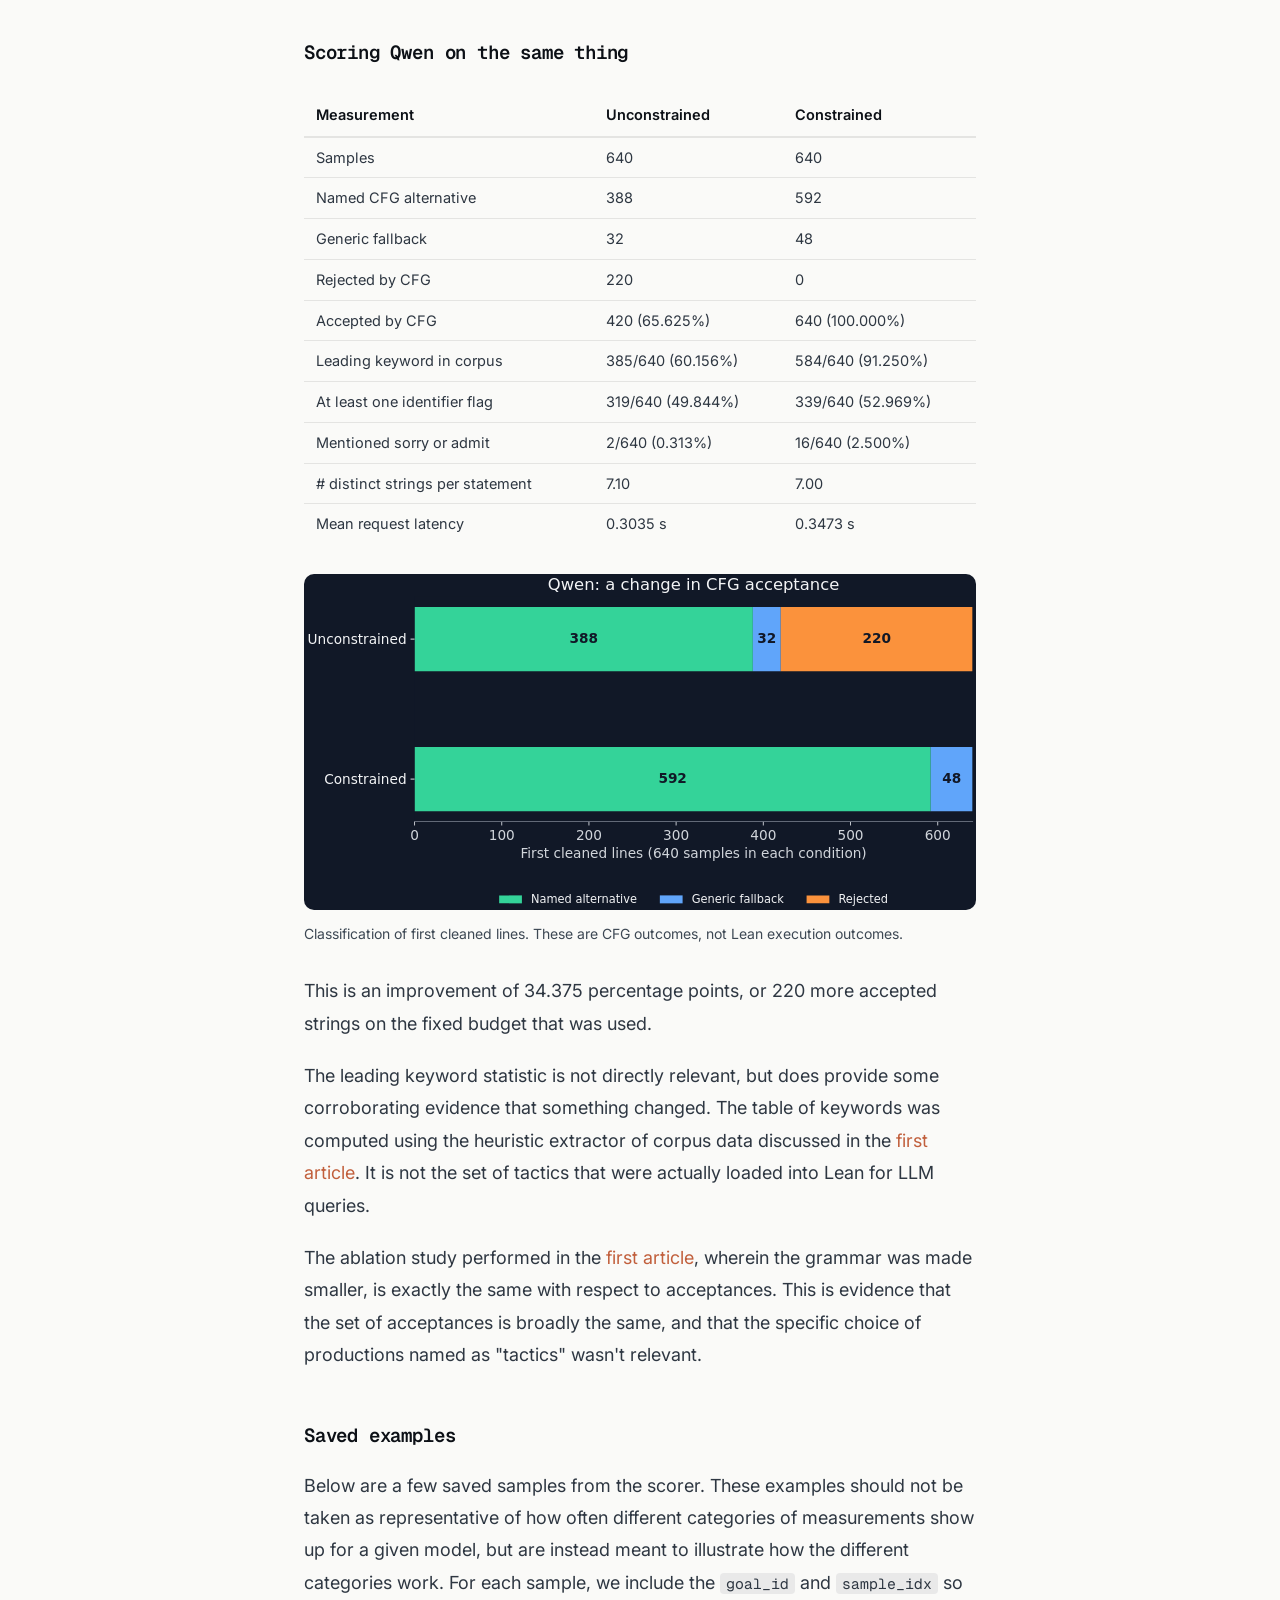
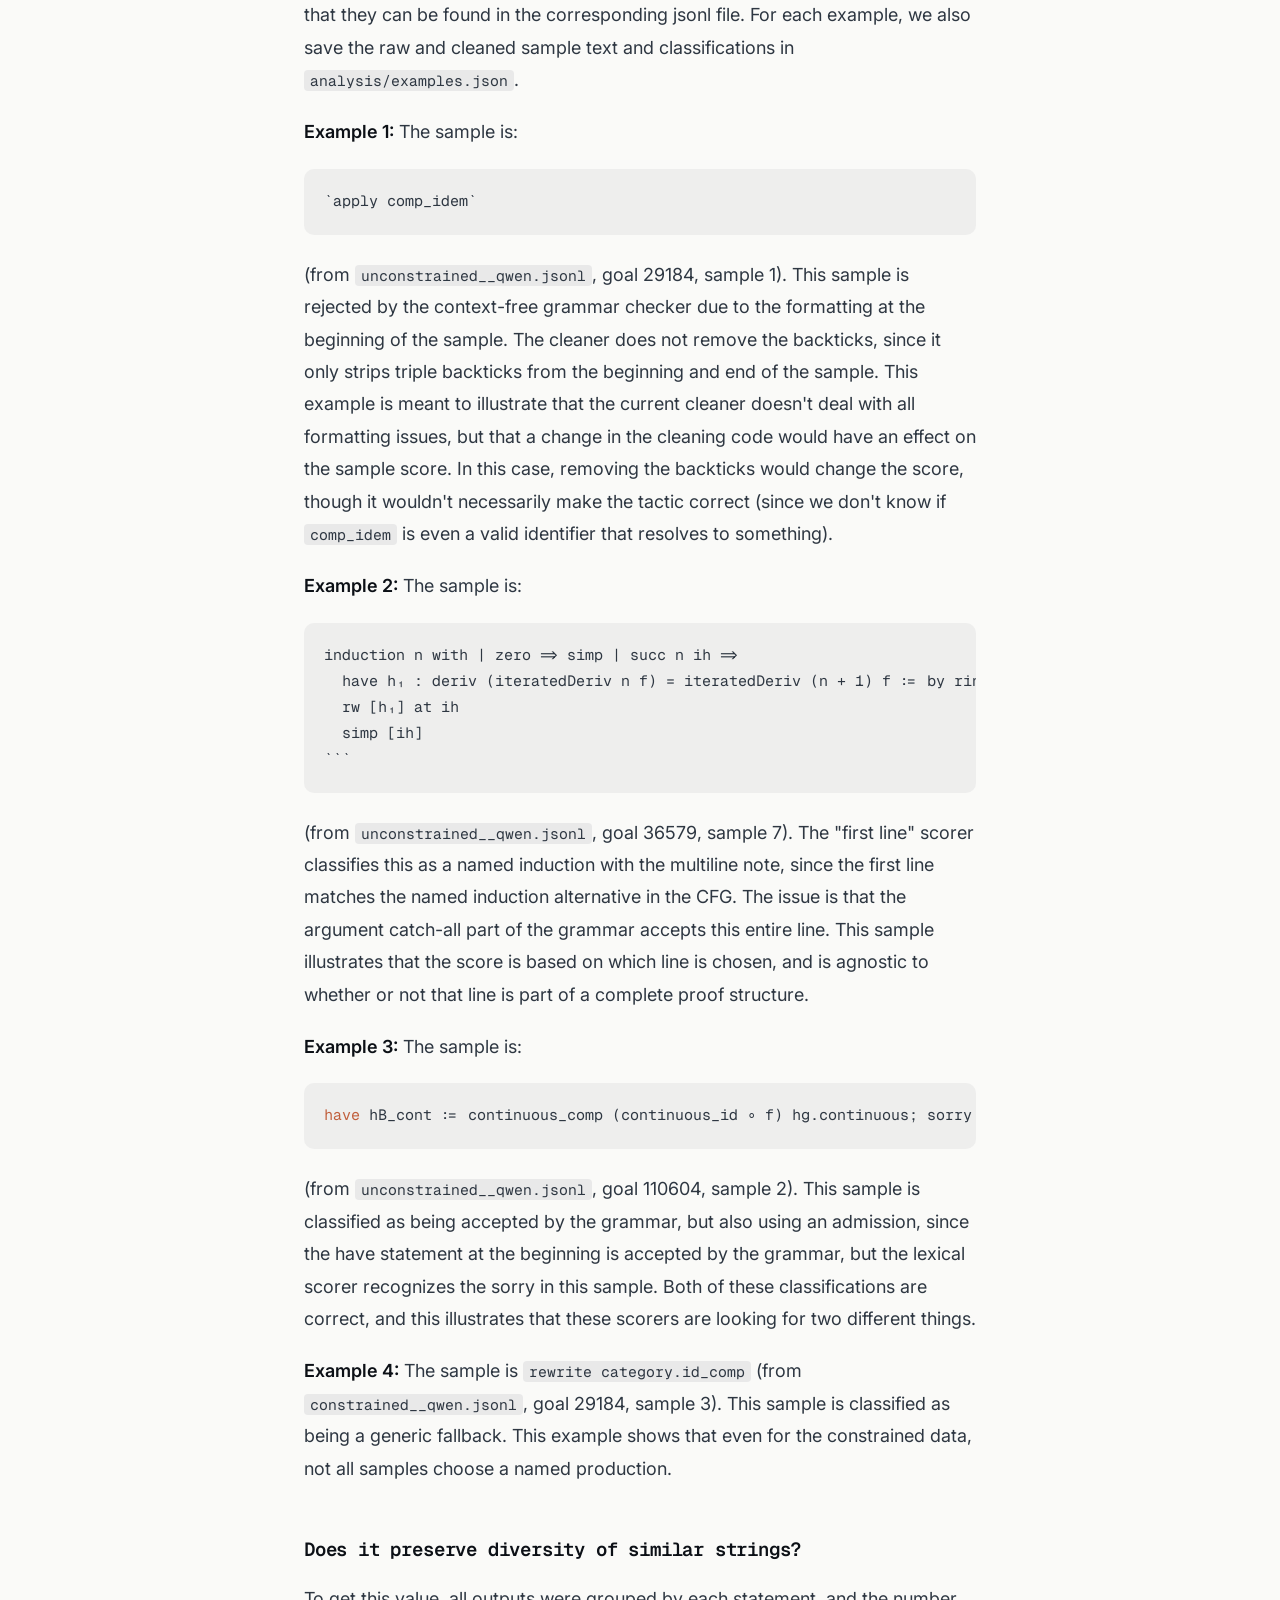
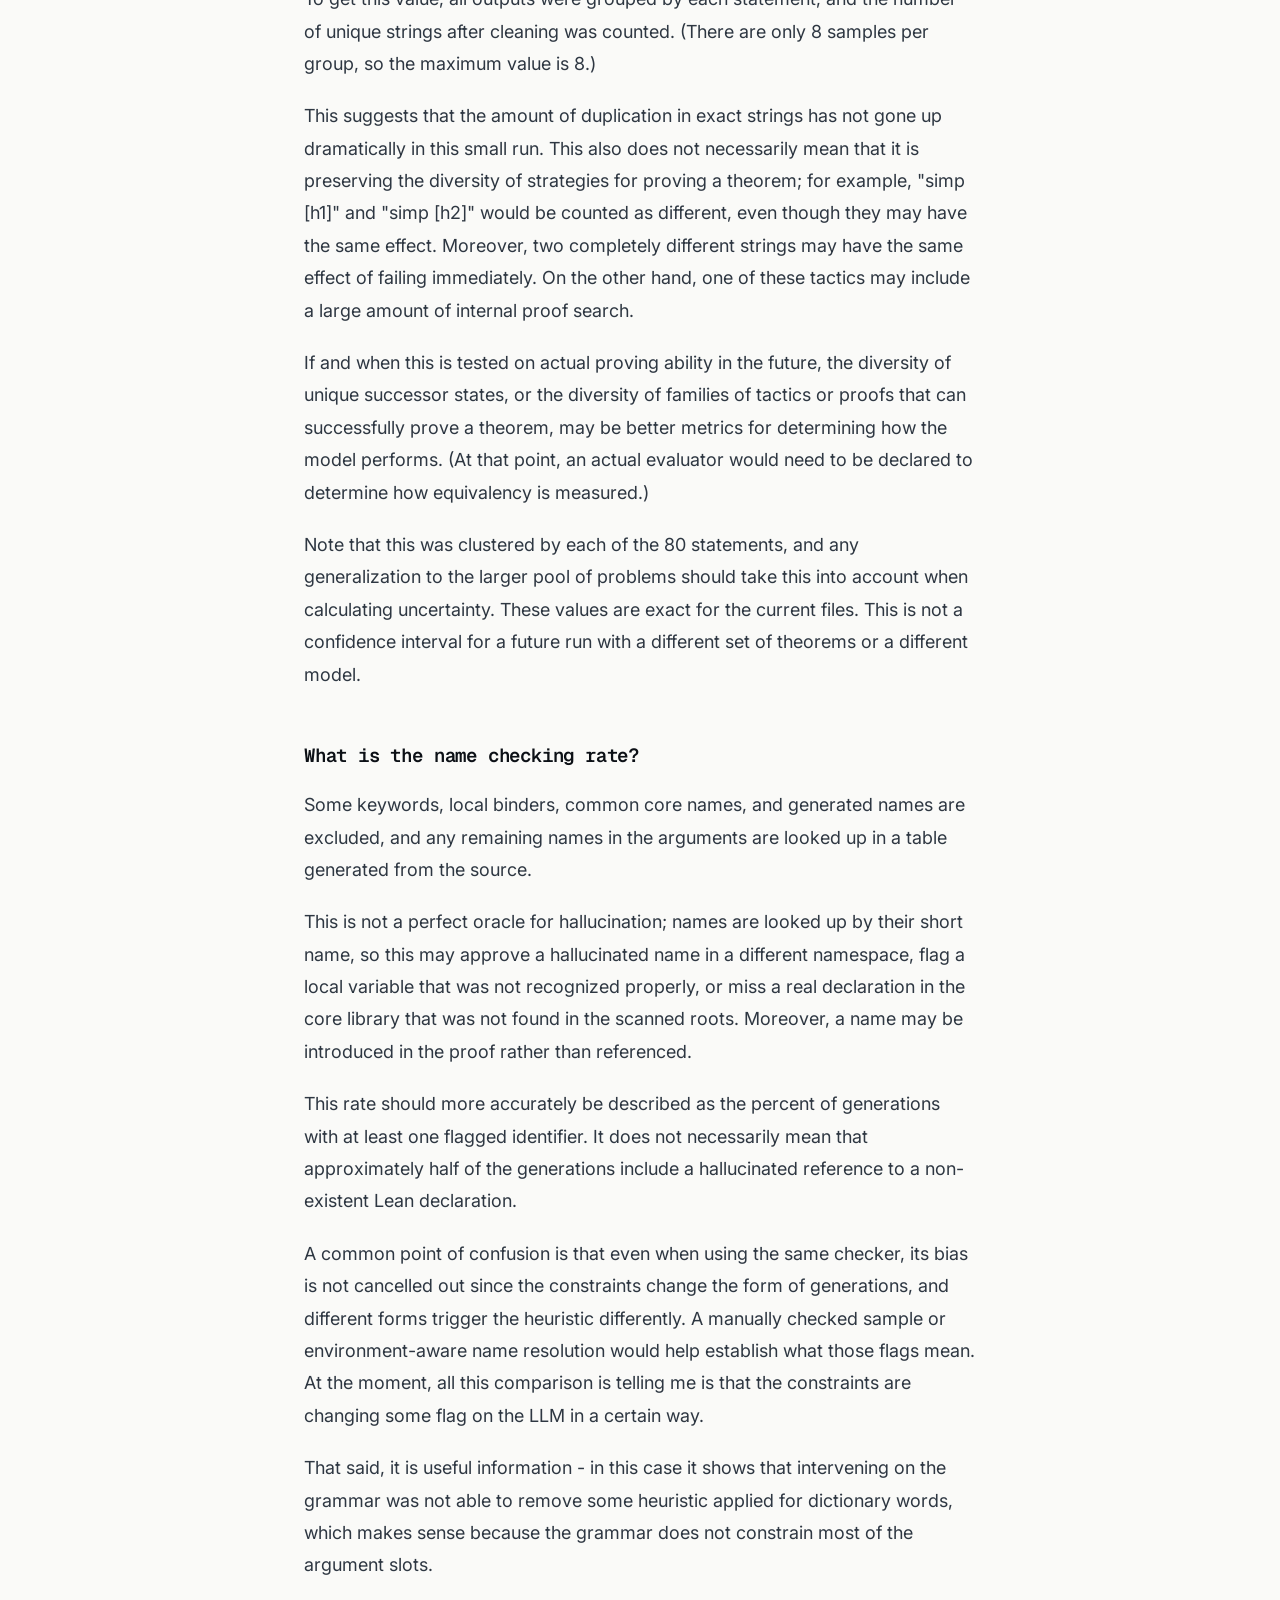
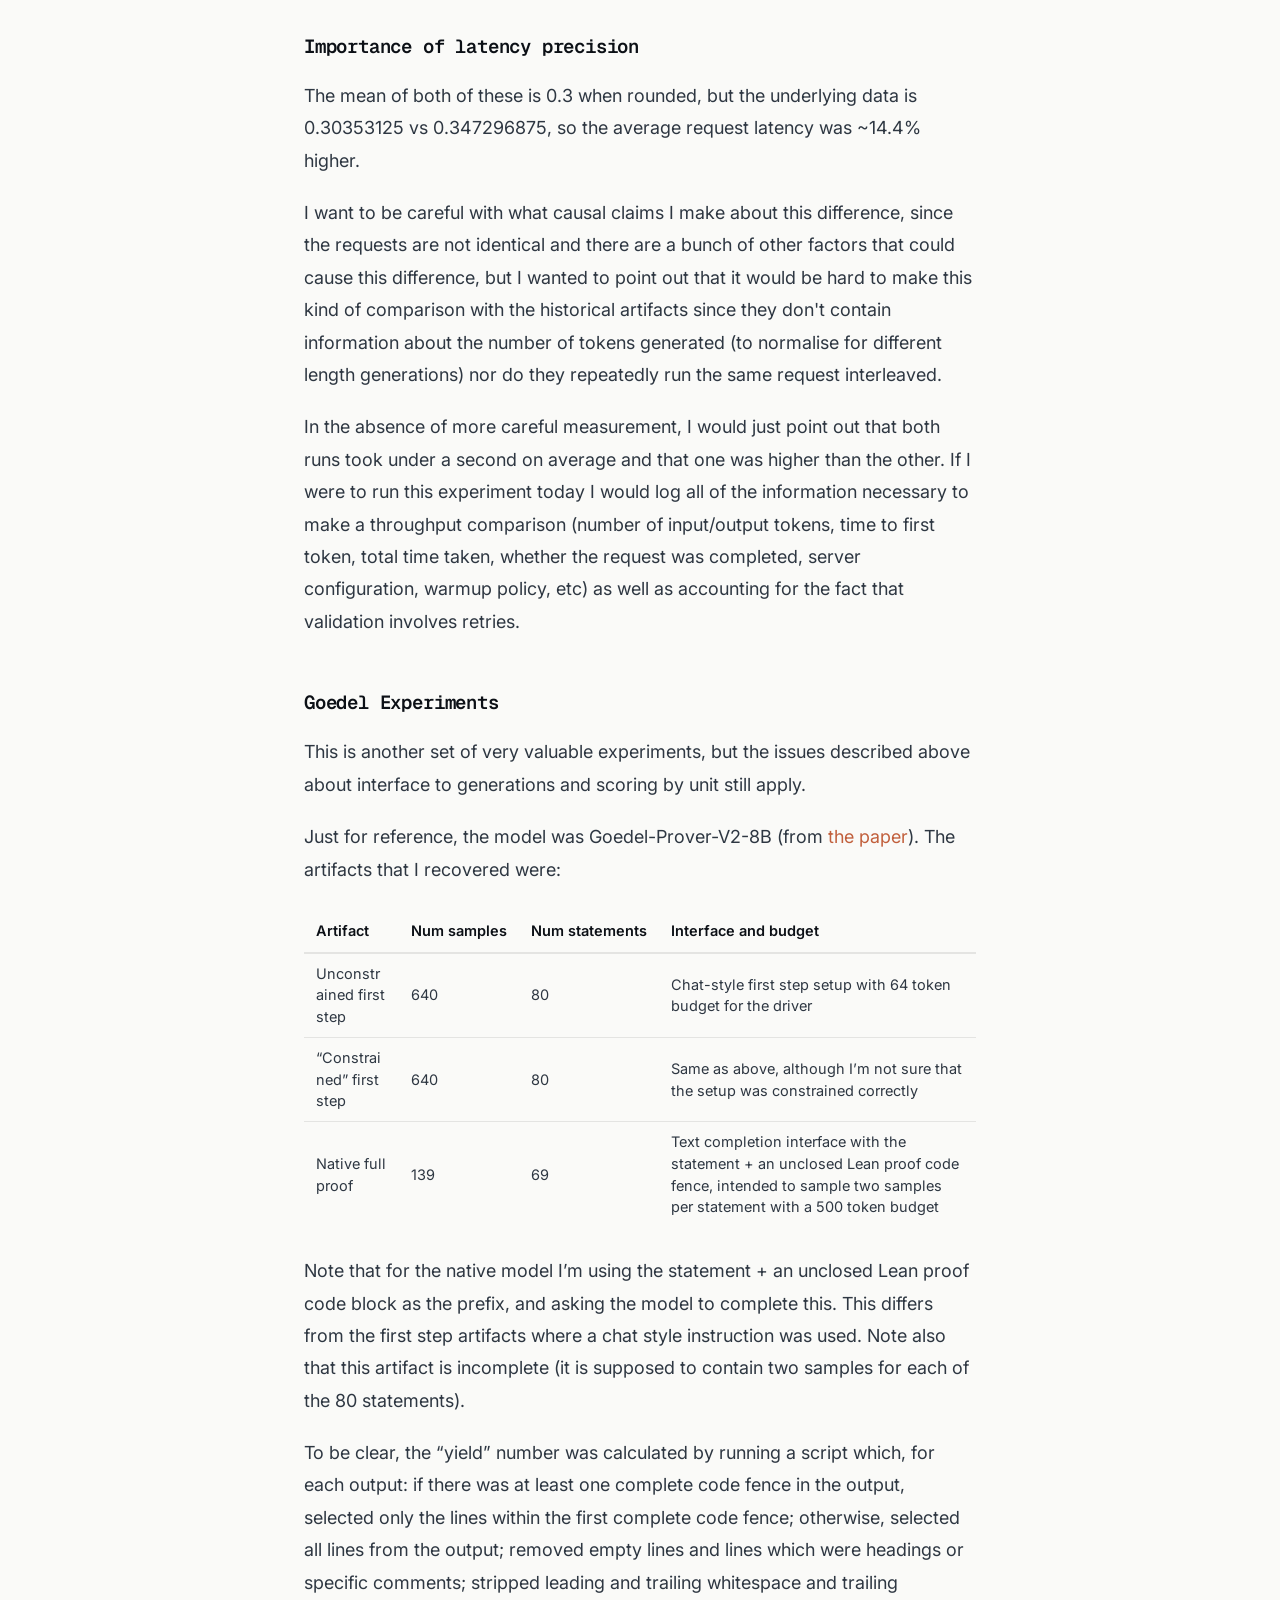
<file: posts/2026-08-22-grammar-constrained-decoding-lean.html>
<!DOCTYPE html>
<html lang="en" data-theme="dark">
<head>
    <meta charset="UTF-8">
    <meta name="viewport" content="width=device-width, initial-scale=1.0">
    <title>How a Grammar Changes AI-Generated Mathematical Proof Steps - Stanley Ngugi</title>
    <meta name="description" content="A study of how grammar masking keeps language-model generations inside the shape of Lean tactics, preventing malformed proof steps without confusing valid syntax with proof correctness.">
    <meta name="author" content="Stanley Ngugi">
    <link rel="icon" href="/favicon.svg" type="image/svg+xml">
    <meta property="og:title" content="How a Grammar Changes AI-Generated Mathematical Proof Steps">
    <meta property="og:description" content="A study of how grammar masking keeps language-model generations inside the shape of Lean tactics, preventing malformed proof steps without confusing valid syntax with proof correctness.">
    <meta property="og:type" content="article">
    <meta property="og:url" content="https://stanleyngugi.netlify.app/posts/2026-08-22-grammar-constrained-decoding-lean">
    <meta property="og:image" content="https://stanleyngugi.netlify.app/og-image.png">
    <meta name="twitter:card" content="summary_large_image">
    <meta name="citation_title" content="How a Grammar Changes AI-Generated Mathematical Proof Steps">
    <meta name="citation_author" content="Ngugi, Stanley">
    <meta name="citation_publication_date" content="2026-08-22">
    <meta name="citation_online_date" content="2026-08-22">
    <script>
        (function () {
            try {
                var t = localStorage.getItem('theme');
                if (!t) t = window.matchMedia('(prefers-color-scheme: light)').matches ? 'light' : 'dark';
                document.documentElement.setAttribute('data-theme', t);
            } catch (e) {}
        })();
    </script>
    <link rel="preconnect" href="https://fonts.googleapis.com">
    <link rel="preconnect" href="https://fonts.gstatic.com" crossorigin>
    <link href="https://fonts.googleapis.com/css2?family=Geist+Mono:wght@400;500;600;700&family=Inter:wght@400;500;600;700&display=swap" rel="stylesheet">
    <link rel="stylesheet" href="/styles.css">
<link rel="canonical" href="https://stanleyngugi.netlify.app/posts/2026-08-22-grammar-constrained-decoding-lean">
<meta property="article:modified_time" content="2026-10-06T00:00:00Z">
<script type="application/ld+json">{"@context": "https://schema.org", "@type": "Article", "headline": "How a Grammar Changes AI-Generated Mathematical Proof Steps", "description": "A study of how grammar masking keeps language-model generations inside the shape of Lean tactics, preventing malformed proof steps without confusing valid syntax with proof correctness.", "@id": "https://stanleyngugi.netlify.app/posts/2026-08-22-grammar-constrained-decoding-lean#article", "author": {"@type": "Person", "@id": "https://stanleyngugi.netlify.app/#person", "name": "Stanley Ngugi", "url": "https://stanleyngugi.netlify.app/", "sameAs": ["https://github.com/stanleyngugi"]}, "datePublished": "2026-08-22", "dateModified": "2026-10-06", "url": "https://stanleyngugi.netlify.app/posts/2026-08-22-grammar-constrained-decoding-lean", "mainEntityOfPage": "https://stanleyngugi.netlify.app/posts/2026-08-22-grammar-constrained-decoding-lean"}</script>
</head>
<body>
    <div class="container">
        <header>
            <div class="header-inner">
                <a href="/" class="logo">stanley<span>&gt;</span></a>
                <button class="theme-btn" aria-label="Toggle theme">
                    <svg class="moon" viewBox="0 0 24 24" fill="none" stroke="currentColor" stroke-width="2"><path d="M21 12.79A9 9 0 1 1 11.21 3 7 7 0 0 0 21 12.79z"/></svg>
                    <svg class="sun" viewBox="0 0 24 24" fill="none" stroke="currentColor" stroke-width="2"><circle cx="12" cy="12" r="5"/><path d="M12 1v2M12 21v2M4.22 4.22l1.42 1.42M18.36 18.36l1.42 1.42M1 12h2M21 12h2M4.22 19.78l1.42-1.42M18.36 5.64l1.42-1.42"/></svg>
                </button>
            </div>
        </header>

        <main>
            <a href="/" class="back-link">← back home</a>

            <article class="prose cfg-article">
<header class="article-header"><h1>How a Grammar Changes AI-Generated Mathematical Proof Steps</h1>
<div class="entry-date">By <a href="/" rel="author">Stanley Ngugi</a> · 26 min read · formal methods · <a href="https://github.com/stanleyngugi/ai-proof-grammars">code ↗</a></div></header>
<p><em>A quick note on how the sampling works, some saved results, and some notes on how the grammars accept the models' outputs.</em></p>
<p>Lean is a language and tool for writing proofs that a computer can check. Commands to make steps in a proof are called tactics. We're looking at grammars for these proof steps.</p>
<p>Updated September 5, 2026 to make this a more complete article than the one from August 22. This has more details on the mechanics of decoding, examples to trace through, exact counts, and some corrections in the definitions of metrics. The key change is that we no longer consider the CFG accepting of inputs on the basis of whether they're valid Lean, and hence the "latency" and fraction of lines presented here differ from what might be implied by the original post. If the distinctions aren't relevant to what brought you here, the <a href="https://stanleyngugi.netlify.app/archive/revisions/2026-08-22-grammar-constrained-decoding-lean-original">original article is here</a>. If the evidence and how to reproduce it is what brought you here, see <a href="https://github.com/stanleyngugi/ai-proof-grammars/blob/main/docs/evidence.md">the evidence and reproduction notes</a>.</p>
<p>How does grammar constrained decoding change what a model outputs? When we sample from a language model, at each step we compute a distribution over the next token. The grammar modifies this distribution to change what we sample. Since we sample different tokens, this will change the output of the model in general.</p>
<p>Here, I'll show an example with a permissive grammar for Lean's tactic language, run on Qwen2.5-Coder-7B-Instruct. When we constrain to the grammar, 640/640 of the outputs (after "cleaning") have first lines accepted by the grammar I use to score the outputs. (I use vLLM and llguidance to do the sampling.) Without the grammar, I get 420/640 on the same prompts.</p>
<p>In the <a href="/posts/2026-08-22-lean-tactic-language-cfg.html">first article</a>, I explained why I think it's useful for the grammar to be permissive. In this article, I'll explain how the sampling works, show the results (since I saved them and they're not that big), and talk a bit about how the outputs differ depending on whether or not they're generated with the grammar.</p>
<p>This is an experiment about how the model's output distribution changes; it doesn't involve running the model in Lean or training any models. Some related avenues of investigation might be: what keywords are used, how often are things left unfinished, how often does the model make "admissions", how diverse are the strings, how long the requests take, and what happens when we look at something besides the first line of the output.</p>
<details class="article-contents"><summary>In this article</summary><nav aria-label="Article contents">
<ul>
<li><a href="#what-exactly-does-autoregressive-grammar-aware-decoding-do">What exactly does autoregressive grammar aware decoding do?</a></li>
<li><a href="#its-not-a-tactic-yet">It’s not a tactic yet!</a></li>
<li><a href="#which-grammar-was-used-for-generation">Which grammar was used for generation?</a></li>
<li><a href="#what-was-the-exact-task-and-prompt-used-for-the-qwen-comparison">What was the exact task and prompt used for the Qwen comparison?</a></li>
<li><a href="#configuration-and-artifacts">Configuration and artifacts</a></li>
<li><a href="#on-scoring-cleanup">On Scoring Cleanup</a></li>
<li><a href="#scoring-qwen-on-the-same-thing">Scoring Qwen on the same thing</a></li>
<li><a href="#saved-examples">Saved examples</a></li>
<li><a href="#does-it-preserve-diversity-of-similar-strings">Does it preserve diversity of similar strings?</a></li>
<li><a href="#what-is-the-name-checking-rate">What is the name checking rate?</a></li>
<li><a href="#importance-of-latency-precision">Importance of latency precision</a></li>
<li><a href="#goedel-experiments">Goedel Experiments</a></li>
<li><a href="#how-to-prove-constraint-activity">How to prove constraint activity?</a></li>
<li><a href="#handling-reserved-words-and-limited-retries">Handling reserved words and limited retries</a></li>
<li><a href="#optional-reasoning-is-a-separate-experiment">Optional reasoning is a separate experiment</a></li>
<li><a href="#what-the-experiment-does-and-does-not-establish">What the experiment does and does not establish</a></li>
<li><a href="#things-to-do-before-trying-to-extend-this">Things to do before trying to extend this</a></li>
<li><a href="#references">References</a></li>
</ul>
</nav></details>
<h2 id="what-exactly-does-autoregressive-grammar-aware-decoding-do">What exactly does autoregressive grammar aware decoding do?</h2>
<p>Autoregressive grammar aware decoding is a procedure to sample from an autoregressive model where a token <code>v</code> is only allowed to be sampled if, after decoding it to a character sequence, the prefix of generated characters can still be completed to a string in the language of the grammar.</p>
<p>In more detail, let’s say the token sequence sampled so far is <code>x</code>. Then, instead of sampling the next token <code>v</code> according to <i>p</i>(<i>v</i> ∣ <i>x</i>), the distribution is modified to:</p>
<div class="equation" role="math" aria-label="q of v given x equals p of v given x times M sub G of x v, divided by the sum over u of p of u given x times M sub G of x u">
<i>q</i>(<i>v</i> ∣ <i>x</i>) = <span class="fraction"><span class="numerator"><i>p</i>(<i>v</i> ∣ <i>x</i>) <i>M</i><sub>G</sub>(<i>x</i>, <i>v</i>)</span><span class="denominator">∑<sub>u</sub> <i>p</i>(<i>u</i> ∣ <i>x</i>) <i>M</i><sub>G</sub>(<i>x</i>, <i>u</i>)</span></span>
</div>

<p>Here, <i>M</i><sub>G</sub>(<i>x</i>, <i>v</i>) ∈ {0, 1} is a mask indicating whether or not <code>v</code> is a valid continuation of <code>x</code> (assuming no other mask-like modifications to the sampling procedure, like nucleus, presence penalty, etc). Intuitively, the sampling distribution is set to 0 for invalid choices, and renormalized. This changes the sampling distribution (even if the underlying model weights are unchanged), and since future tokens are conditioned on the changed distribution, it changes future probabilities too.</p>
<div class="table-wrap" tabindex="0" role="region" aria-label="Scrollable data table"><table>
<thead>
<tr>
<th>Hypothetical token fragment</th>
<th style="text-align: right;">Before masking</th>
<th>Allowed?</th>
<th style="text-align: right;">After masking</th>
</tr>
</thead>
<tbody>
<tr>
<td><code>mul_comm</code></td>
<td style="text-align: right;">0.50</td>
<td>Yes</td>
<td style="text-align: right;">0.714</td>
</tr>
<tr>
<td><code>h1</code></td>
<td style="text-align: right;">0.20</td>
<td>Yes</td>
<td style="text-align: right;">0.286</td>
</tr>
<tr>
<td>closing fence</td>
<td style="text-align: right;">0.20</td>
<td>No</td>
<td style="text-align: right;">0</td>
</tr>
<tr>
<td>end-of-sequence</td>
<td style="text-align: right;">0.10</td>
<td>No</td>
<td style="text-align: right;">0</td>
</tr>
</tbody>
</table></div>
<p>As an example, suppose the above table contains a subset of all possible next token fragments, and their respective probabilities according to the model. Here, the grammar is permissive, and allows any name at this point in the prefix, but does not allow it to be completed yet. Then, <i>q</i>(<i>v</i> ∣ <i>x</i>) would be the modified probabilities that are actually used for sampling. To be clear, these are not the logits used in the experiment, but are provided for teaching purposes.</p>
<p>Notice that the ratio is still 2.5, but this is not necessarily true for all subsequent tokens. It is also worth noting that although it might look like the decoder is providing a score of how likely a token is to be part of a theorem, it is only providing a way to exclude certain choices. Finally, be aware that although the masking is done on a local level, the resulting distribution is not exactly equivalent to sampling from the original distribution conditioned on the whole string being valid.</p>
<p>It might be helpful to see some pseudocode of how the loop works:</p>
<div class="codehilite"><pre><span></span><code><span class="c1"># Pseudocode: the real engine operates on tokenizer-aware masks.</span>
<span class="k">while</span> <span class="ow">not</span> <span class="n">finished</span><span class="p">:</span>
    <span class="n">logits</span> <span class="o">=</span> <span class="n">model</span><span class="o">.</span><span class="n">next_token_logits</span><span class="p">(</span><span class="n">prompt</span><span class="p">,</span> <span class="n">generated</span><span class="p">)</span>
    <span class="n">allowed</span> <span class="o">=</span> <span class="n">matcher</span><span class="o">.</span><span class="n">allowed_token_ids</span><span class="p">()</span>
    <span class="n">logits</span><span class="p">[</span><span class="o">~</span><span class="n">allowed</span><span class="p">]</span> <span class="o">=</span> <span class="nb">float</span><span class="p">(</span><span class="s2">&quot;-inf&quot;</span><span class="p">)</span>
    <span class="n">token</span> <span class="o">=</span> <span class="n">sample</span><span class="p">(</span><span class="n">logits</span><span class="p">)</span>
    <span class="n">matcher</span><span class="o">.</span><span class="n">accept</span><span class="p">(</span><span class="n">token</span><span class="p">)</span>
    <span class="n">generated</span><span class="o">.</span><span class="n">append</span><span class="p">(</span><span class="n">token</span><span class="p">)</span>
</code></pre></div>

<h2 id="its-not-a-tactic-yet">It’s not a tactic yet!</h2>
<p>Let’s take the (highly restricted for the purposes of the first article) rewrite rule grammar as an example:</p>
<div class="codehilite"><pre><span></span><code>start: &quot;rw&quot; &quot;[&quot; name (&quot;,&quot; name)* &quot;]&quot;
name: /[A-Za-z_][A-Za-z0-9_&#39;.]*/
%import common.WS
%ignore WS
</code></pre></div>

<p>Given the partial generation <code>rw [</code>, it’s valid to start generating an identifier. Given <code>rw [mul_</code>, it’s still valid to continue generating the identifier. But, once the generation is <code>rw [mul_comm</code>, it’s now valid to generate a closing bracket to complete the generation, or a comma to start generating another element of the list. Crucially though, it’s not valid to stop generation at this point!</p>
<p>It’s important to note that the model isn’t generating non-terminals or terminals of this grammar, but rather a sequence of tokens from its vocabulary. So it’s wrong to check each token individually against the grammar, or even just the first character of the token.</p>
<p>There’s also a subtlety around how generation can be stopped: in particular, it’s possible for the generation to be stopped due to some external factor (e.g. running out of tokens, or some other type of interruption) at a point where the generation is still a valid prefix of the grammar, but not a valid complete generation. It’s important to note that these are two different things, and that in a real experiment, one should record the reason why generation was stopped, and additionally validate the generations against the grammar actually used for generation.</p>
<p>Unfortunately, the original files don’t contain this information, so for now, we can’t tell from them whether generation stopped because it was complete, or measure the number of tokens used for the completion.</p>
<figure>
<img src="/assets/cfg/decoding.svg" width="760" height="540" alt="Model probabilities and tokenizer-aware grammar state jointly determine allowed tokens; masked sampling updates both the generated prefix and matcher state." loading="lazy">
<figcaption>The intervention happens during sampling. Post-hoc scoring is a separate operation and may even use a different grammar.</figcaption>
</figure>

<h2 id="which-grammar-was-used-for-generation">Which grammar was used for generation?</h2>
<p>The generation grammar that was used is <a href="https://github.com/stanleyngugi/ai-proof-grammars/blob/main/post2-constrained-decoding/grammar_lean.lark"><code>post2-constrained-decoding/grammar_lean.lark</code></a>, which was adapted from the scoring grammar to work with the guidance backend (this mostly involved adding explicit whitespace and removing the Lark-specific priorities, and avoiding a Lark-specific lookahead expression in the case patterns).</p>
<p>The generation grammar is not (as far as I’m aware) provably equivalent to the scoring grammar. In fact, there are a few small differences (to do with which characters are allowed in identifiers, how case is handled, and some structural differences). However, the two grammars share what (to me) seem like the most important features, namely that they both allow very arbitrary arguments, and they both have a fallback option of just allowing any identifier:</p>
<div class="codehilite"><pre><span></span><code>generic_tac: ident (_WS args)?
ident: /[A-Za-z_\u0370-\u03FF][A-Za-z0-9_&#39;!\u0370-\u03FF]*/
args: /[^\n]+/
_WS: /[ \t]+/
</code></pre></div>

<p>This means that the grammar is quite permissive. For example, it will accept just saying sorry (because sorry is an identifier), or it will accept things like exact sorry (because this is a named tactic with arbitrary arguments). It will even accept various English sentences, as long as they start with an identifier. (Some of the comments in the grammar claim that certain keywords are not allowed by the grammar, but this is not true - the language of the grammar has not been changed, only some of the comments).</p>
<p>Of course, even though the grammar is permissive, it still rules out some things, and so it still changes the distribution of outputs. The fact that I saved some Qwen results does indicate that this particular intervention is associated with the scored distribution of outputs. However, it does not indicate that the output will always parse.</p>
<h2 id="what-was-the-exact-task-and-prompt-used-for-the-qwen-comparison">What was the exact task and prompt used for the Qwen comparison?</h2>
<p>The task was to generate a single first tactic, given the statement of a theorem. The system message was:</p>
<div class="codehilite"><pre><span></span><code>You are a Lean 4 proof assistant. You output only Lean 4 tactics.
</code></pre></div>

<p>And the user message was:</p>
<div class="codehilite"><pre><span></span><code>Below is the statement of a real Lean 4 (Mathlib) theorem.

```lean
{stmt}
by
```

Output exactly ONE Lean 4 tactic line that would be a reasonable FIRST
proof step for this theorem. Output only the tactic itself, nothing else.
</code></pre></div>

<p>This was the prompt format used in the historical experiments, for reference. It is no longer actively maintained and is known to be not great. In particular, the prompt is not formatted as a complete and compilable theorem declaration. This was not a problem at the time the experiment was performed, since the experiment didn't bother to check that each prompt was in fact a valid theorem statement.</p>
<p>More recently, it has been noticed that at least some of the 80 extracted statements used as prompts appear to contain context that is not included in the prompt, and therefore the prompt is not a complete theorem statement. For instance, the currently saved prompt for "card_pow_le" contains two parts of separate branches of a proof, as well as a subsequent theorem declaration, making it fairly obvious that this is not a well-extracted theorem statement. This was not caught at the time because the prompts were selected randomly from the available statements, and so not all of them were checked for validity.</p>
<p>Both of the Qwen conditions were given the same set of prompts, but due to the issues described above, it is not clear how well the results generalize to a more realistic set of theorem statements. Furthermore, the task is not the same as predicting the next tactic in a proof, since the model is not given the current state of the proof.</p>
<h2 id="configuration-and-artifacts">Configuration and artifacts</h2>
<p>The historical stack for this project was vLLM 0.10.2 (with the guidance backend) on an RTX A5000, using the Qwen2.5-Coder-7B-Instruct model. The Qwen driver used the following settings:</p>
<div class="table-wrap" tabindex="0" role="region" aria-label="Scrollable data table"><table>
<thead>
<tr>
<th>Setting</th>
<th>Value</th>
</tr>
</thead>
<tbody>
<tr>
<td>Saved prompt set</td>
<td>80 extracted statements</td>
</tr>
<tr>
<td>Samples per statement</td>
<td>8</td>
</tr>
<tr>
<td>Requests per sample</td>
<td>One, with <code>n=1</code></td>
</tr>
<tr>
<td>Temperature</td>
<td>0.8</td>
</tr>
<tr>
<td>Top-p</td>
<td>0.95</td>
</tr>
<tr>
<td>Maximum output tokens</td>
<td>64</td>
</tr>
<tr>
<td>Task</td>
<td>One first tactic</td>
</tr>
<tr>
<td>Scoring unit</td>
<td>First nonempty line after cleanup</td>
</tr>
</tbody>
</table></div>
<p>The served model alias in the driver was <code>m</code>. The historical files don’t include a full server manifest.</p>
<p>Note that the historical JSONL files do not contain information about the specific model revision used, and so the model revision is not recorded here. This is the best information available.</p>
<p>This involves a request-level modification:</p>
<div class="codehilite"><pre><span></span><code><span class="n">extra_body</span> <span class="o">=</span> <span class="p">{</span>
    <span class="s2">&quot;guided_grammar&quot;</span><span class="p">:</span> <span class="n">grammar_text</span><span class="p">,</span>
    <span class="s2">&quot;guided_decoding_backend&quot;</span><span class="p">:</span> <span class="s2">&quot;guidance&quot;</span><span class="p">,</span>
<span class="p">}</span>
</code></pre></div>

<p>The unconstrained version simply doesn't include this in the request body. The <a href="https://github.com/stanleyngugi/ai-proof-grammars/blob/main/post2-constrained-decoding/gen_eval.py">full driver</a> is still available in the repo if that's unclear. Note that this reflects the state of the API for the pinned version of the serving stack at the time; the API for the most current version of vLLM may differ.</p>
<p>Note that while the raw generation files are unchanged, the analyzed versions in <code>analysis/</code> are now correct (they record hashes of their inputs to make it clear which files they go with, which helps if people want to recover the artifacts locally for some reason).</p>
<h2 id="on-scoring-cleanup">On Scoring Cleanup</h2>
<p>The scorer does some cleanup, it doesn't just blindly try to parse whatever comes out of the model. In particular the code does:</p>
<div class="codehilite"><pre><span></span><code><span class="n">text</span> <span class="o">=</span> <span class="n">remove_outer_fences</span><span class="p">(</span><span class="n">text</span><span class="o">.</span><span class="n">strip</span><span class="p">())</span>
<span class="n">lines</span> <span class="o">=</span> <span class="p">[</span><span class="n">line</span><span class="o">.</span><span class="n">strip</span><span class="p">()</span> <span class="k">for</span> <span class="n">line</span> <span class="ow">in</span> <span class="n">text</span><span class="o">.</span><span class="n">splitlines</span><span class="p">()</span> <span class="k">if</span> <span class="n">line</span><span class="o">.</span><span class="n">strip</span><span class="p">()]</span>
<span class="n">tactic</span> <span class="o">=</span> <span class="n">lines</span><span class="p">[</span><span class="mi">0</span><span class="p">]</span> <span class="k">if</span> <span class="n">lines</span> <span class="k">else</span> <span class="s2">&quot;&quot;</span>
</code></pre></div>

<p>So for example if the model outputs a fenced block containing <code>simp</code>, followed by <code>something</code> and <code>something_else</code>, the scorer will extract simp and score that. But if it outputs e.g. the chain of thought before the actual output, it will try to score the first line of that, which likely isn't a valid tactic.</p>
<p>It does also generate the multiline note from the original scorer, so it's not like that information is lost.</p>
<p>It'd be weird to compare constrained generation's cleaned up outputs to unconstrained generation's raw outputs. When originally trying out constrained generation on these benchmarks, the comparison was between unconstrained generation with cleanup vs constrained generation with cleanup. The "cleanup" is pretty minimal, it's basically just there to handle models that wrap their output in a markdown code block. The original Qwen scorer also does this cleanup for both unconstrained and constrained generations.</p>
<p>The scorer was broken because it forgot to import <code>os</code>. It’s fixed <a href="https://github.com/stanleyngugi/ai-proof-grammars/blob/main/post2-constrained-decoding/score.py">here</a>, but it scores to a different place, so that when scores are regenerated they don't overwrite the original csvs. The historic classification can be computed by applying the same id heuristic.</p>
<h2 id="scoring-qwen-on-the-same-thing">Scoring Qwen on the same thing</h2>
<div class="table-wrap" tabindex="0" role="region" aria-label="Scrollable data table"><table>
<thead>
<tr>
<th>Measurement</th>
<th>Unconstrained</th>
<th>Constrained</th>
</tr>
</thead>
<tbody>
<tr>
<td>Samples</td>
<td>640</td>
<td>640</td>
</tr>
<tr>
<td>Named CFG alternative</td>
<td>388</td>
<td>592</td>
</tr>
<tr>
<td>Generic fallback</td>
<td>32</td>
<td>48</td>
</tr>
<tr>
<td>Rejected by CFG</td>
<td>220</td>
<td>0</td>
</tr>
<tr>
<td>Accepted by CFG</td>
<td>420 (65.625%)</td>
<td>640 (100.000%)</td>
</tr>
<tr>
<td>Leading keyword in corpus</td>
<td>385/640 (60.156%)</td>
<td>584/640 (91.250%)</td>
</tr>
<tr>
<td>At least one identifier flag</td>
<td>319/640 (49.844%)</td>
<td>339/640 (52.969%)</td>
</tr>
<tr>
<td>Mentioned sorry or admit</td>
<td>2/640 (0.313%)</td>
<td>16/640 (2.500%)</td>
</tr>
<tr>
<td># distinct strings per statement</td>
<td>7.10</td>
<td>7.00</td>
</tr>
<tr>
<td>Mean request latency</td>
<td>0.3035 s</td>
<td>0.3473 s</td>
</tr>
</tbody>
</table></div>
<figure>
<img src="/assets/cfg/qwen-acceptance.svg" width="820" height="410" alt="Of 640 Qwen samples in each condition, the unconstrained run has 388 named matches, 32 generic matches, and 220 rejections; the constrained run has 592 named matches, 48 generic matches, and no rejections." loading="lazy">
<figcaption>Classification of first cleaned lines. These are CFG outcomes, not Lean execution outcomes.</figcaption>
</figure>

<p>This is an improvement of 34.375 percentage points, or 220 more accepted strings on the fixed budget that was used.</p>
<p>The leading keyword statistic is not directly relevant, but does provide some corroborating evidence that something changed. The table of keywords was computed using the heuristic extractor of corpus data discussed in the <a href="/posts/2026-08-22-lean-tactic-language-cfg.html">first article</a>. It is not the set of tactics that were actually loaded into Lean for LLM queries.</p>
<p>The ablation study performed in the <a href="/posts/2026-08-22-lean-tactic-language-cfg.html">first article</a>, wherein the grammar was made smaller, is exactly the same with respect to acceptances. This is evidence that the set of acceptances is broadly the same, and that the specific choice of productions named as "tactics" wasn't relevant.</p>
<h2 id="saved-examples">Saved examples</h2>
<p>Below are a few saved samples from the scorer. These examples should not be taken as representative of how often different categories of measurements show up for a given model, but are instead meant to illustrate how the different categories work. For each sample, we include the <code>goal_id</code> and <code>sample_idx</code> so that they can be found in the corresponding jsonl file. For each example, we also save the raw and cleaned sample text and classifications in <code>analysis/examples.json</code>.</p>
<p><strong>Example 1:</strong> The sample is:</p>
<div class="codehilite"><pre><span></span><code>`apply comp_idem`
</code></pre></div>

<p>(from <code>unconstrained__qwen.jsonl</code>, goal 29184, sample 1). This sample is rejected by the context-free grammar checker due to the formatting at the beginning of the sample. The cleaner does not remove the backticks, since it only strips triple backticks from the beginning and end of the sample. This example is meant to illustrate that the current cleaner doesn't deal with all formatting issues, but that a change in the cleaning code would have an effect on the sample score. In this case, removing the backticks would change the score, though it wouldn't necessarily make the tactic correct (since we don't know if <code>comp_idem</code> is even a valid identifier that resolves to something).</p>
<p><strong>Example 2:</strong> The sample is:</p>
<div class="codehilite"><pre><span></span><code>induction n with | zero =&gt; simp | succ n ih =&gt;
  have h₁ : deriv (iteratedDeriv n f) = iteratedDeriv (n + 1) f := by ring
  rw [h₁] at ih
  simp [ih]
```
</code></pre></div>

<p>(from <code>unconstrained__qwen.jsonl</code>, goal 36579, sample 7). The "first line" scorer classifies this as a named induction with the multiline note, since the first line matches the named induction alternative in the CFG. The issue is that the argument catch-all part of the grammar accepts this entire line. This sample illustrates that the score is based on which line is chosen, and is agnostic to whether or not that line is part of a complete proof structure.</p>
<p><strong>Example 3:</strong> The sample is:</p>
<div class="codehilite"><pre><span></span><code><span class="k">have</span><span class="w"> </span><span class="n">hB_cont</span><span class="w"> </span><span class="o">:=</span><span class="w"> </span><span class="n">continuous_comp</span><span class="w"> </span><span class="o">(</span><span class="n">continuous_id</span><span class="w"> </span><span class="bp">∘</span><span class="w"> </span><span class="n">f</span><span class="o">)</span><span class="w"> </span><span class="n">hg.continuous</span><span class="bp">;</span><span class="w"> </span><span class="gr">sorry</span>
</code></pre></div>

<p>(from <code>unconstrained__qwen.jsonl</code>, goal 110604, sample 2). This sample is classified as being accepted by the grammar, but also using an admission, since the have statement at the beginning is accepted by the grammar, but the lexical scorer recognizes the sorry in this sample. Both of these classifications are correct, and this illustrates that these scorers are looking for two different things.</p>
<p><strong>Example 4:</strong> The sample is <code>rewrite category.id_comp</code> (from <code>constrained__qwen.jsonl</code>, goal 29184, sample 3). This sample is classified as being a generic fallback. This example shows that even for the constrained data, not all samples choose a named production.</p>
<h2 id="does-it-preserve-diversity-of-similar-strings">Does it preserve diversity of similar strings?</h2>
<p>To get this value, all outputs were grouped by each statement, and the number of unique strings after cleaning was counted. (There are only 8 samples per group, so the maximum value is 8.)</p>
<p>This suggests that the amount of duplication in exact strings has not gone up dramatically in this small run. This also does not necessarily mean that it is preserving the diversity of strategies for proving a theorem; for example, "simp [h1]" and "simp [h2]" would be counted as different, even though they may have the same effect. Moreover, two completely different strings may have the same effect of failing immediately. On the other hand, one of these tactics may include a large amount of internal proof search.</p>
<p>If and when this is tested on actual proving ability in the future, the diversity of unique successor states, or the diversity of families of tactics or proofs that can successfully prove a theorem, may be better metrics for determining how the model performs. (At that point, an actual evaluator would need to be declared to determine how equivalency is measured.)</p>
<p>Note that this was clustered by each of the 80 statements, and any generalization to the larger pool of problems should take this into account when calculating uncertainty. These values are exact for the current files. This is not a confidence interval for a future run with a different set of theorems or a different model.</p>
<h2 id="what-is-the-name-checking-rate">What is the name checking rate?</h2>
<p>Some keywords, local binders, common core names, and generated names are excluded, and any remaining names in the arguments are looked up in a table generated from the source.</p>
<p>This is not a perfect oracle for hallucination; names are looked up by their short name, so this may approve a hallucinated name in a different namespace, flag a local variable that was not recognized properly, or miss a real declaration in the core library that was not found in the scanned roots. Moreover, a name may be introduced in the proof rather than referenced.</p>
<p>This rate should more accurately be described as the percent of generations with at least one flagged identifier. It does not necessarily mean that approximately half of the generations include a hallucinated reference to a non-existent Lean declaration.</p>
<p>A common point of confusion is that even when using the same checker, its bias is not cancelled out since the constraints change the form of generations, and different forms trigger the heuristic differently. A manually checked sample or environment-aware name resolution would help establish what those flags mean. At the moment, all this comparison is telling me is that the constraints are changing some flag on the LLM in a certain way.</p>
<p>That said, it is useful information - in this case it shows that intervening on the grammar was not able to remove some heuristic applied for dictionary words, which makes sense because the grammar does not constrain most of the argument slots.</p>
<h2 id="importance-of-latency-precision">Importance of latency precision</h2>
<p>The mean of both of these is 0.3 when rounded, but the underlying data is 0.30353125 vs 0.347296875, so the average request latency was ~14.4% higher.</p>
<p>I want to be careful with what causal claims I make about this difference, since the requests are not identical and there are a bunch of other factors that could cause this difference, but I wanted to point out that it would be hard to make this kind of comparison with the historical artifacts since they don't contain information about the number of tokens generated (to normalise for different length generations) nor do they repeatedly run the same request interleaved.</p>
<p>In the absence of more careful measurement, I would just point out that both runs took under a second on average and that one was higher than the other. If I were to run this experiment today I would log all of the information necessary to make a throughput comparison (number of input/output tokens, time to first token, total time taken, whether the request was completed, server configuration, warmup policy, etc) as well as accounting for the fact that validation involves retries.</p>
<h2 id="goedel-experiments">Goedel Experiments</h2>
<p>This is another set of very valuable experiments, but the issues described above about interface to generations and scoring by unit still apply.</p>
<p>Just for reference, the model was Goedel-Prover-V2-8B (from <a href="https://arxiv.org/abs/2508.03613">the paper</a>). The artifacts that I recovered were:</p>
<div class="table-wrap" tabindex="0" role="region" aria-label="Scrollable data table"><table>
<thead>
<tr>
<th>Artifact</th>
<th>Num samples</th>
<th>Num statements</th>
<th>Interface and budget</th>
</tr>
</thead>
<tbody>
<tr>
<td>Unconstrained first step</td>
<td>640</td>
<td>80</td>
<td>Chat-style first step setup with 64 token budget for the driver</td>
</tr>
<tr>
<td>“Constrained” first step</td>
<td>640</td>
<td>80</td>
<td>Same as above, although I’m not sure that the setup was constrained correctly</td>
</tr>
<tr>
<td>Native full proof</td>
<td>139</td>
<td>69</td>
<td>Text completion interface with the statement + an unclosed Lean proof code fence, intended to sample two samples per statement with a 500 token budget</td>
</tr>
</tbody>
</table></div>
<p>Note that for the native model I’m using the statement + an unclosed Lean proof code block as the prefix, and asking the model to complete this. This differs from the first step artifacts where a chat style instruction was used. Note also that this artifact is incomplete (it is supposed to contain two samples for each of the 80 statements).</p>
<p>To be clear, the “yield” number was calculated by running a script which, for each output: if there was at least one complete code fence in the output, selected only the lines within the first complete code fence; otherwise, selected all lines from the output; removed empty lines and lines which were headings or specific comments; stripped leading and trailing whitespace and trailing commas; checked whether the remaining string was accepted by the CFG.</p>
<p>Running this script, I get the following numbers for the fraction of selected lines accepted by the CFG:</p>
<div class="table-wrap" tabindex="0" role="region" aria-label="Scrollable data table"><table>
<thead>
<tr>
<th>Artifact</th>
<th>Num selected lines</th>
<th>Fraction accepted by CFG</th>
</tr>
</thead>
<tbody>
<tr>
<td>Qwen unconstrained</td>
<td>670</td>
<td>64.9%</td>
</tr>
<tr>
<td>Qwen constrained</td>
<td>640</td>
<td>100.0%</td>
</tr>
<tr>
<td>Goedel native full proof</td>
<td>1970</td>
<td>49.9%</td>
</tr>
<tr>
<td>Goedel “constrained”</td>
<td>640</td>
<td>84.5%</td>
</tr>
</tbody>
</table></div>
<p>This number is not the same as the fraction of tokens sent to Lean, as (1) it’s a fraction of lines rather than tokens and (2) it doesn’t necessarily correspond to valid complete proofs since a line may be part of a multiline term/proof etc.</p>
<p>It’s worth pointing out that for the native Goedel file, 130/139 of the first cleaned lines of each output are accepted by the CFG, so there’s no typo in the numbers above!</p>
<p>For the constrained Goedel file, the number is 541/640, or 84.53%. However, the CSV files for the scores only contained a part of this, so the numbers in those CSVs are for a smaller set. Rather than try to combine the partial denominator with the complete denominator for the recovered file, I’ve just reported the number for the recovered file here.</p>
<h2 id="how-to-prove-constraint-activity">How to prove constraint activity?</h2>
<p>In the experiments for the original PR, there were some weird outputs. It was thought they were due to parallel sampling causing vLLM to revert to another backend. However, it might be useful to have a more general proof that this bug exists in vLLM, and what the cause of it is. This is a research log of trying to prove that the issue is due to the way serving works, as the fact that it occurs when sampling in parallel can't be proven only by looking at saved generations.</p>
<p>For this, it would be helpful to have a grammar for a generation, and an output which that generation can't output. For instance, one could create a tiny grammar which only allows the word "rfl" to be output, and then show that the server returns a generation with "simp" after getting a finish reason of "complete". However, if the grammar allows arbitrary text starting with an identifier, then it's harder to show that an English sentence generated by the model shouldn't have been generated.</p>
<p>Another way to prove that the constraint is being enforced could be to try and enforce it, and see if it works. This could entail compiling the grammar using the backend, and then checking that each returned string (with finish reason "complete") is in the language. Any errors from the backend should also be stored, along with the reason the generation terminated for. This should probably only be done either with n=1 or with parallel sampling, for a minimal example.</p>
<p>One could also simply check if generations are accepted after the fact. However, noting that 100% of generations are accepted by a different, more general grammar is not sufficient to show that masking is being done. Similarly, noting that there are no markdown fences in a generation is only a smoke test for a specific issue, not a general way to show that the constraints are being enforced.</p>
<p>The repo has been changed to have n=1 in the driver (it was always like that historically), and the claims about what is and isn't done by the backend have been narrowed. A new run should save more information about if the constraints are being enforced.</p>
<h2 id="handling-reserved-words-and-limited-retries">Handling reserved words and limited retries</h2>
<p>Note that "sorry" was observed in the above. It's not part of the grammar, except via the generic identifier. Even if one were to remove that, and ensure that the top level can't generate "sorry", one could still generate e.g. <code>exact sorry</code> because the term doesn't have any restrictions on it.</p>
<p>There is a wrapper which will check lexically if the output is acceptable, and if not, will resample a limited number of times. Note that this is not a way to certify that something is in a language, and also that it may reject things which are in the language (if it's simply checking that a word doesn't appear with word boundaries, then it will reject valid outputs which have that word in a comment or string, for example).</p>
<p>Finite forbidden-word exclusion can be represented by suitable lexical constructions even without regex lookahead; whether a particular engine accepts a convenient expression is an implementation question. More importantly, banning a spelling and verifying a proof’s dependencies are different goals.</p>
<p>For an idealized independent violation probability <code>p</code>, unlimited rejection sampling needs an expected <code>1 / (1 - p)</code> attempts. At <code>p = 0.025</code>, that is about 1.026. The arithmetic explains the old “1.03” estimate, but it is not measured end-to-end overhead. A bounded wrapper can exhaust its attempts, and real retry distributions need not satisfy the simplifying assumption.</p>
<h2 id="optional-reasoning-is-a-separate-experiment">Optional reasoning is a separate experiment</h2>
<p>The original architecture proposed allowing informal reasoning before activating the formal grammar. The saved Qwen experiment instead asks for a tactic directly. Those arrangements should be distinguished:</p>
<div class="codehilite"><pre><span></span><code>A: prompt → constrained tactic
B: prompt → free reasoning → constrained formal block
</code></pre></div>

<p><a href="https://arxiv.org/abs/2502.09061">CRANE</a> studies reasoning-augmented constraints and motivates this distinction. It does not establish which arrangement works better for these Lean prompts. Nor does the fact that a formal language is infinite prove that every restriction preserves every useful reasoning path.</p>
<p>A controlled comparison would hold total generation cost fixed, account for the reasoning tokens, and implement switching correctly across tokenizer boundaries. Informal tokens may contribute to the eventual answer; their absence from a tactic grammar is not evidence that they were wasted.</p>
<p>This matters for the interpretation of the native full-proof outputs. A model’s preferred generation interface, including any reasoning or scaffolding, should be understood before its lines are classified as losses. The right experiment can still find that direct constrained tactics are more efficient. That result needs to be measured rather than assumed.</p>
<h2 id="what-the-experiment-does-and-does-not-establish">What the experiment does and does not establish</h2>
<p>The main supported result is a substantial increase in first-cleaned-line CFG acceptance for the saved Qwen run, together with more corpus-recognized leading keywords and similar exact-string diversity.  Identifier flags remain common. Recorded average latency is higher in the constrained condition. The grammar itself remains permissive.</p>
<p>As called out in the header, this experiment doesn't directly measure whether the resulting strings are accepted by the Lean parser, or whether the tactics complete successfully, or whether the proofs complete, or how many tokens it saves, or how well it trains, etc. Lean does have some parser and elaborator feedback that happens before the end, so it's not entirely silent, but still, this doesn't measure that either.</p>
<p>Regarding the training point, it's not quite true that outputs which fail to be produced don't get optimized for. They can receive below-average group rewards, so they do contribute an optimization signal. For an explanation of the algorithm, see e.g. this <a href="https://arxiv.org/html/2402.03300v3">DeepSeekMath article</a>. That said, it's true that in general the number of rollouts contributing to a gradient step won't be given by the product of the group size and the syntax acceptance.</p>
<p>There's a lot of related work on generating tactics according to a grammar. One of the earliest is probably <a href="https://proceedings.mlr.press/v97/yang19a/yang19a.pdf">ASTactic</a>. However, this is not in the context of a pre-trained LLM, and instead of constraining generation by masking the token vocabulary, they use a different approach. Another related project, also targeting Lean, is the public <a href="https://ai.math.uw.edu/projects/spring-2026/">LeanGCD project</a> on generating constrained output for Lean. While this isn't the only project of its kind, hopefully this article is useful for having an experiment that anyone can inspect.</p>
<h2 id="things-to-do-before-trying-to-extend-this">Things to do before trying to extend this</h2>
<p>The associated git repo has been modified to be a little easier to work with. It saves the jsonl input files and the original csvs, and stores the other output files separately. To run the analysis, which is all CPU, and doesn't require the GPU serving, run:</p>
<div class="codehilite"><pre><span></span><code>pip<span class="w"> </span>install<span class="w"> </span>-r<span class="w"> </span>requirements-analysis.txt
python<span class="w"> </span>analysis/audit.py
python<span class="w"> </span>post2-constrained-decoding/score.py<span class="w"> </span>qwen
python<span class="w"> </span>post2-constrained-decoding/yield_analysis.py
python<span class="w"> </span>-m<span class="w"> </span>unittest<span class="w"> </span>discover<span class="w"> </span>-s<span class="w"> </span>tests
</code></pre></div>

<p>The file <code>analysis/audit.json</code> has various meta-information about the run, including the hashes of the raw files, the number of samples and goals, the total number of classifications and lines, the time taken for each, and the number of lines with each classification compared to the version with reduced grammars. The figures in the article are also generated from this. (Some of these numbers would be hard to reconstruct exactly, so here’s a <a href="https://github.com/stanleyngugi/ai-proof-grammars/blob/main/docs/provenance.md">description of the provenance of the files</a>.)</p>
<p>Proof-state interaction and training are in a separate project, <code>lean-proving-experiments</code>, which also contains the list of open questions. The <a href="https://github.com/stanleyngugi/ai-proof-grammars#scope-separation">repository’s scope notes</a> explain the separation. Some of the things to try next with the CFG experiment are to extend the supported grammars, to extend the diagnostics for how often the enforcement is helping, to make the inputs to the experiment more faithful, and to compare the interfaces for the output in a controlled way.</p>
<h2 id="references">References</h2>
<div class="refs">
<p>Hui, B., et al. (2024). <a href="https://arxiv.org/abs/2409.12186">Qwen2.5-Coder Technical Report</a>. arXiv:2409.12186.</p>
<p>Lin, Y., et al. (2025). <a href="https://arxiv.org/abs/2508.03613">Goedel-Prover-V2: Scaling Formal Theorem Proving with Scaffolded Data Synthesis and Self-Correction</a>. arXiv:2508.03613.</p>
<p>Guidance contributors. <a href="https://github.com/guidance-ai/llguidance">llguidance</a>. Tokenizer-aware grammar constraints and structured generation.</p>
<p>Kwon, W., et al. (2023). <a href="https://arxiv.org/abs/2309.06180">Efficient Memory Management for Large Language Model Serving with PagedAttention</a>. SOSP 2023. The vLLM serving system.</p>
<p>Banerjee, D., Suresh, T., Ugare, S., Misailovic, S., and Singh, G. (2025). <a href="https://arxiv.org/abs/2502.09061">CRANE: Reasoning with constrained LLM generation</a>. arXiv:2502.09061.</p>
<p>Shao, Z., et al. (2024). <a href="https://arxiv.org/abs/2402.03300">DeepSeekMath: Pushing the Limits of Mathematical Reasoning in Open Language Models</a>. arXiv:2402.03300. Introduces GRPO.</p>
<p>Yang, K., and Deng, J. (2019). <a href="https://proceedings.mlr.press/v97/yang19a.html">Learning to Prove Theorems via Interacting with Proof Assistants</a>. ICML, PMLR 97, pp. 6984–6994. Introduces ASTactic and CoqGym.</p>
<p>University of Washington AI for Math. <a href="https://ai.math.uw.edu/projects/spring-2026/">LeanGCD</a>. Spring 2026 project listing; cited as related ongoing work.</p>
</div>
<div class="cite-box"><div class="cite-label">Cite this post</div>
<p class="citation-text">Ngugi, Stanley. “How a Grammar Changes AI-Generated Mathematical Proof Steps.” August 22, 2026. Revised October 6, 2026.</p>
<p><a href="/citations/2026-08-22-grammar-constrained-decoding-lean.bib" download>Download BibTeX</a></p>
<pre><code>@misc{ngugi2026quarter,
  title = {How a Grammar Changes AI-Generated Mathematical Proof Steps},
  author = {Ngugi, Stanley},
  year = {2026},
  month = {aug},
  url = {https://stanleyngugi.netlify.app/posts/2026-08-22-grammar-constrained-decoding-lean},
  howpublished = {Stanley Ngugi},
  note = {Revised October 6, 2026. Companion code: https://github.com/stanleyngugi/ai-proof-grammars}
}
</code></pre></div>
<p class="article-artifacts"><a href="https://github.com/stanleyngugi/ai-proof-grammars">Companion code and evidence</a> · <a href="/content/02-constrained-decoding.md">Markdown source</a></p>
</article>
        </main>

        <footer>
            © 2026 Stanley Ngugi · <a href="https://github.com/stanleyngugi/ai-proof-grammars">code</a>
        </footer>
    </div>

    <script src="/main.js"></script>
</body>
</html>
</file>
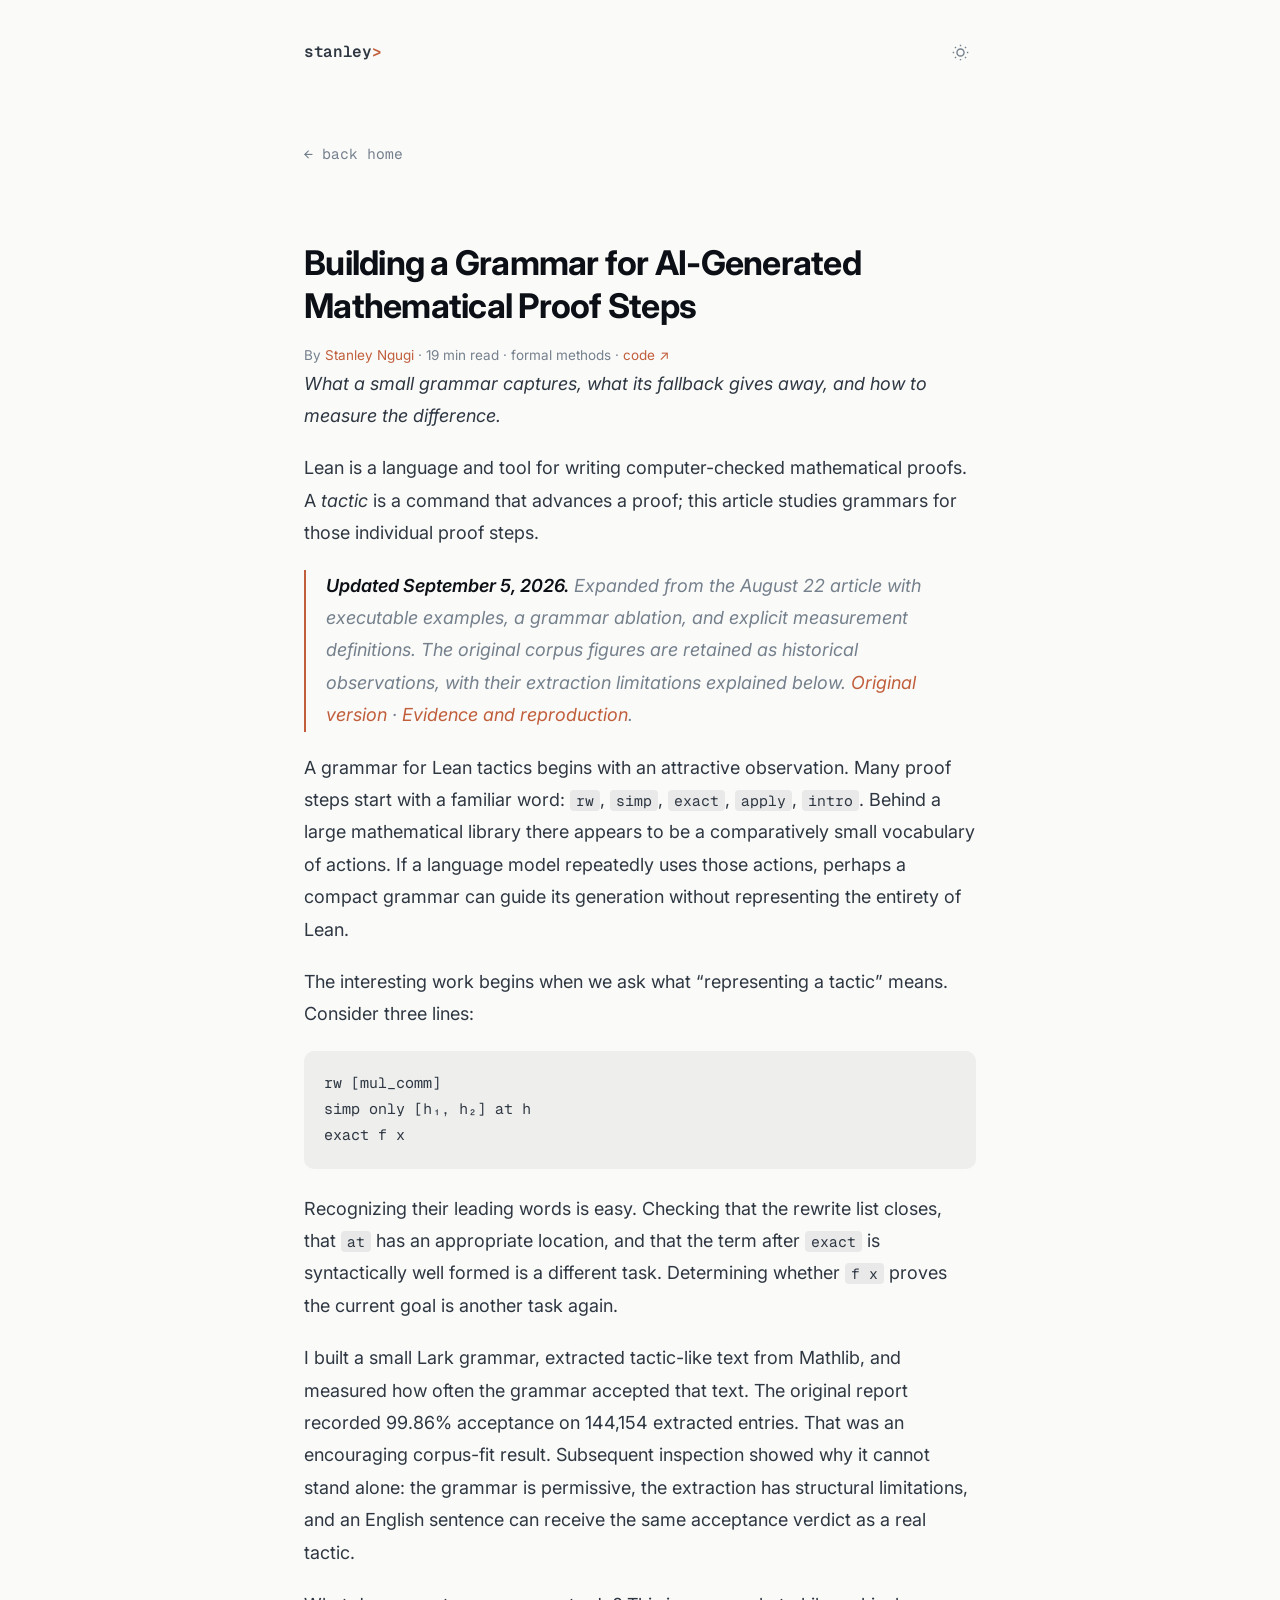
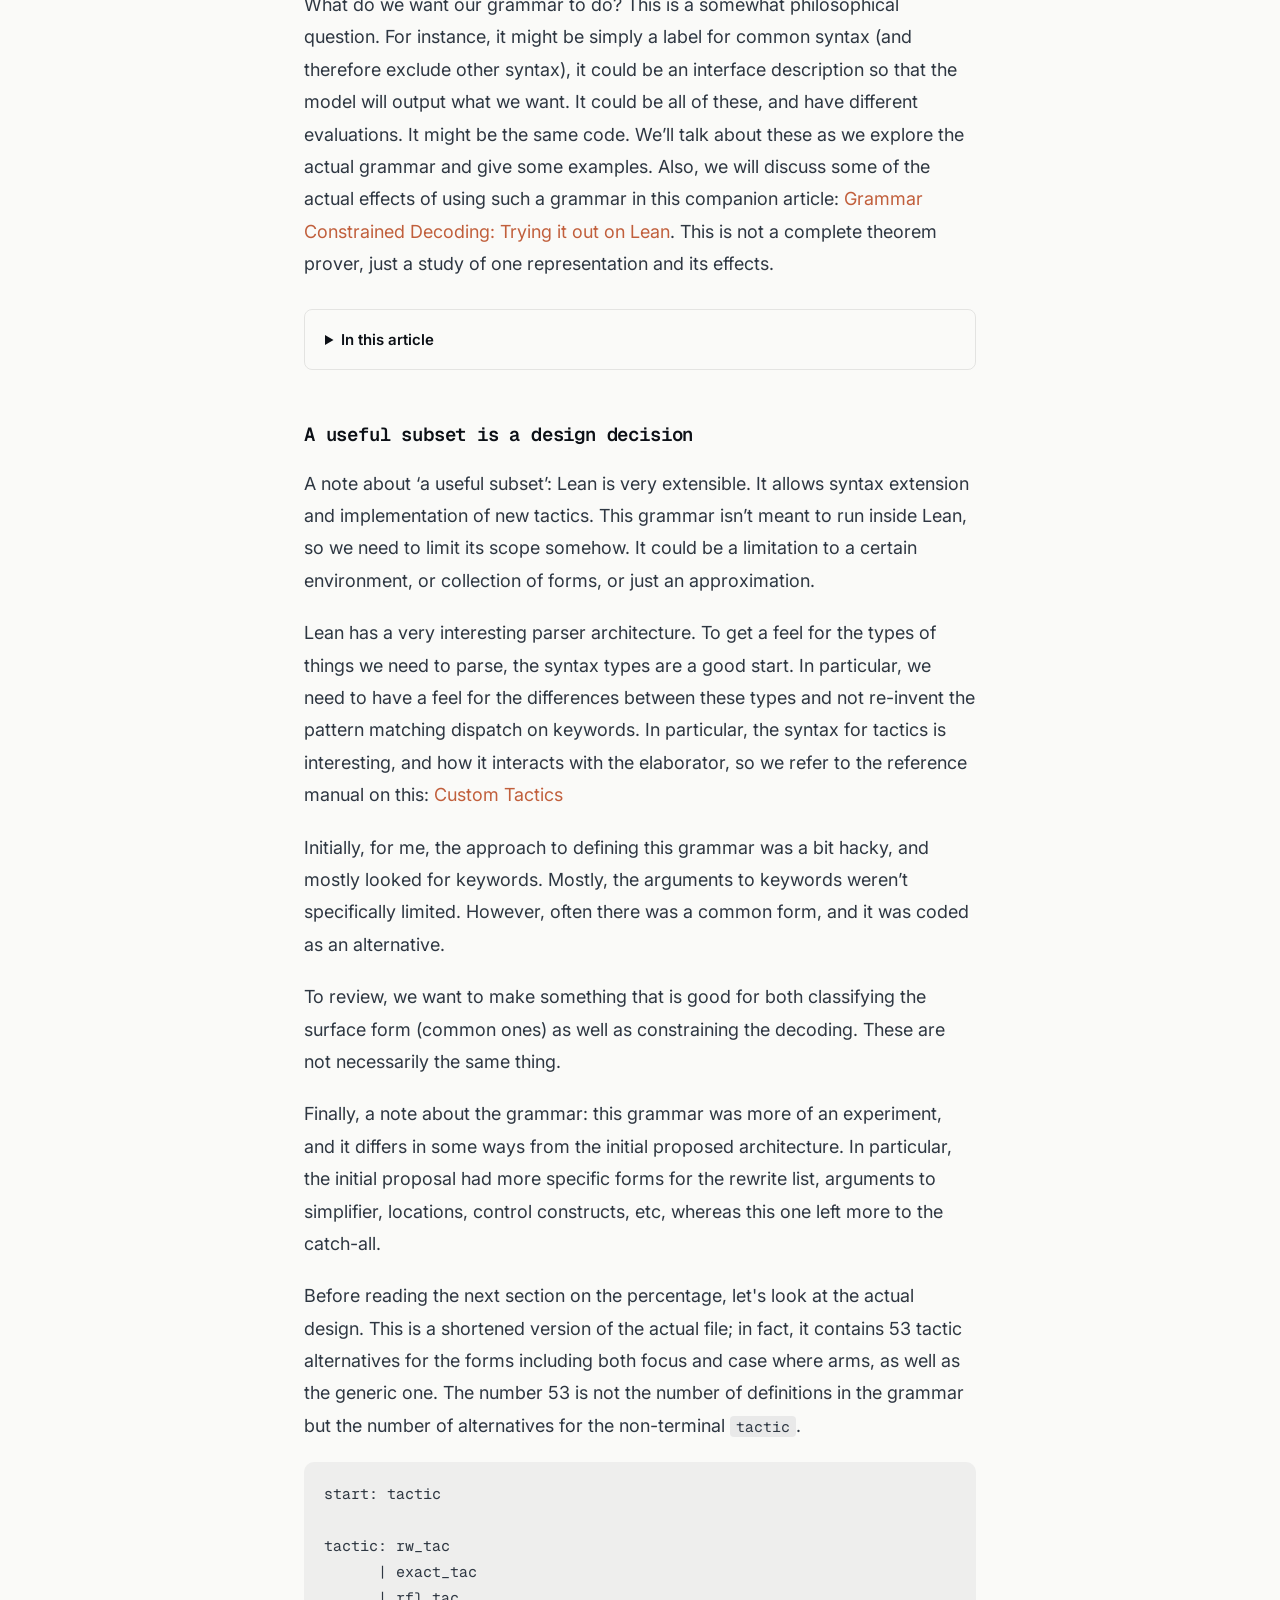
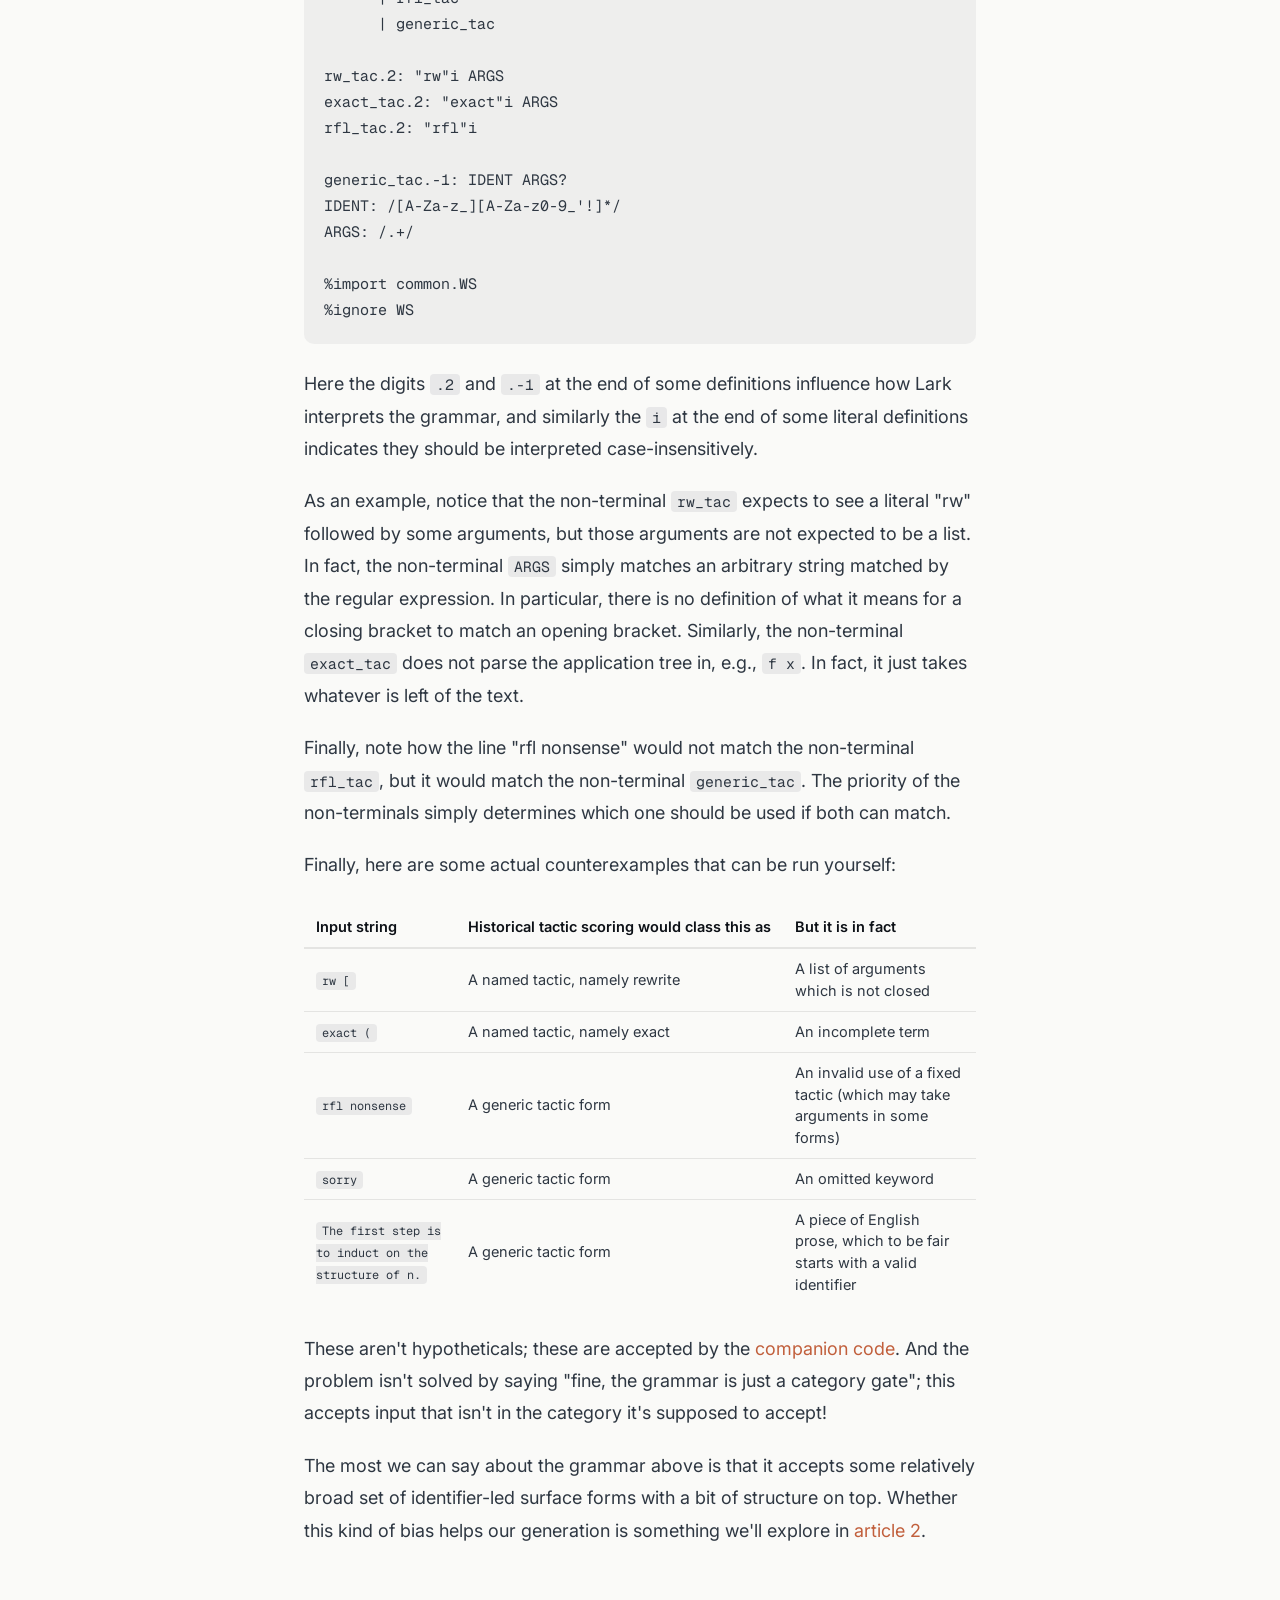
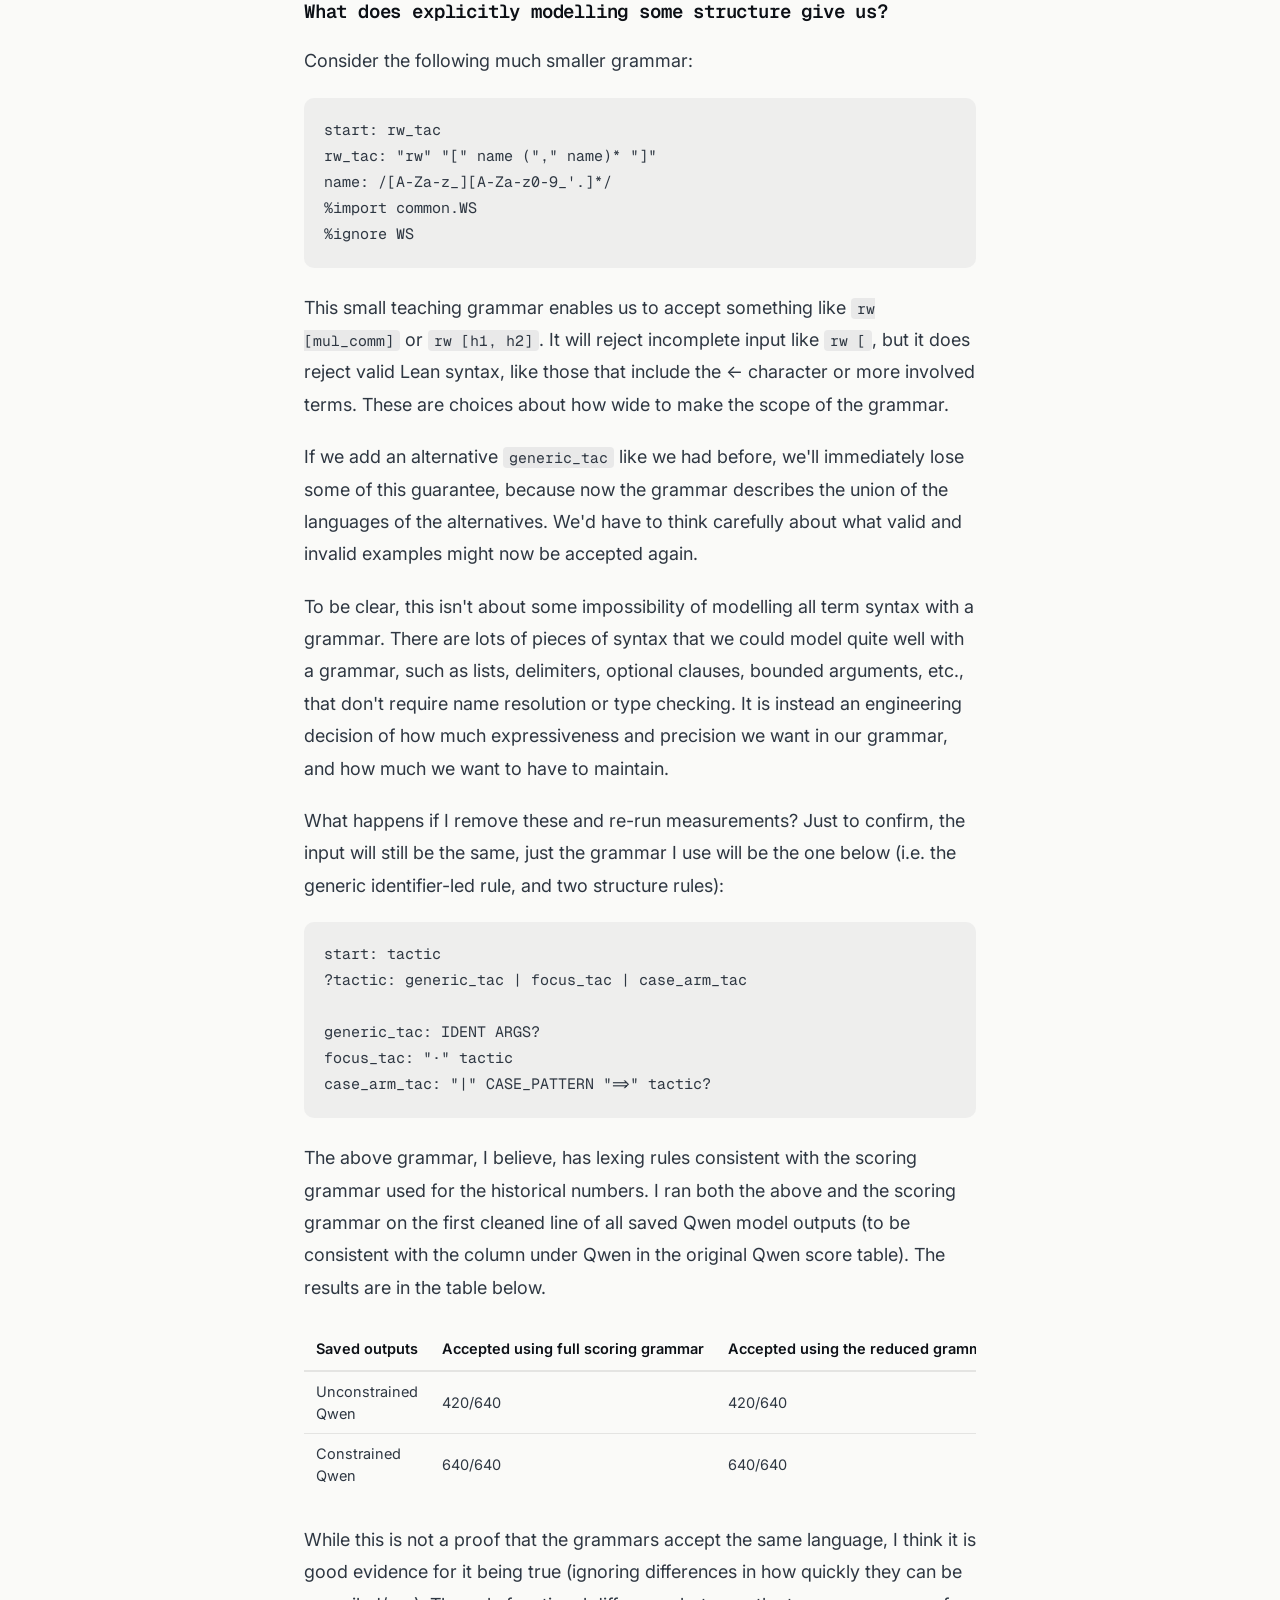
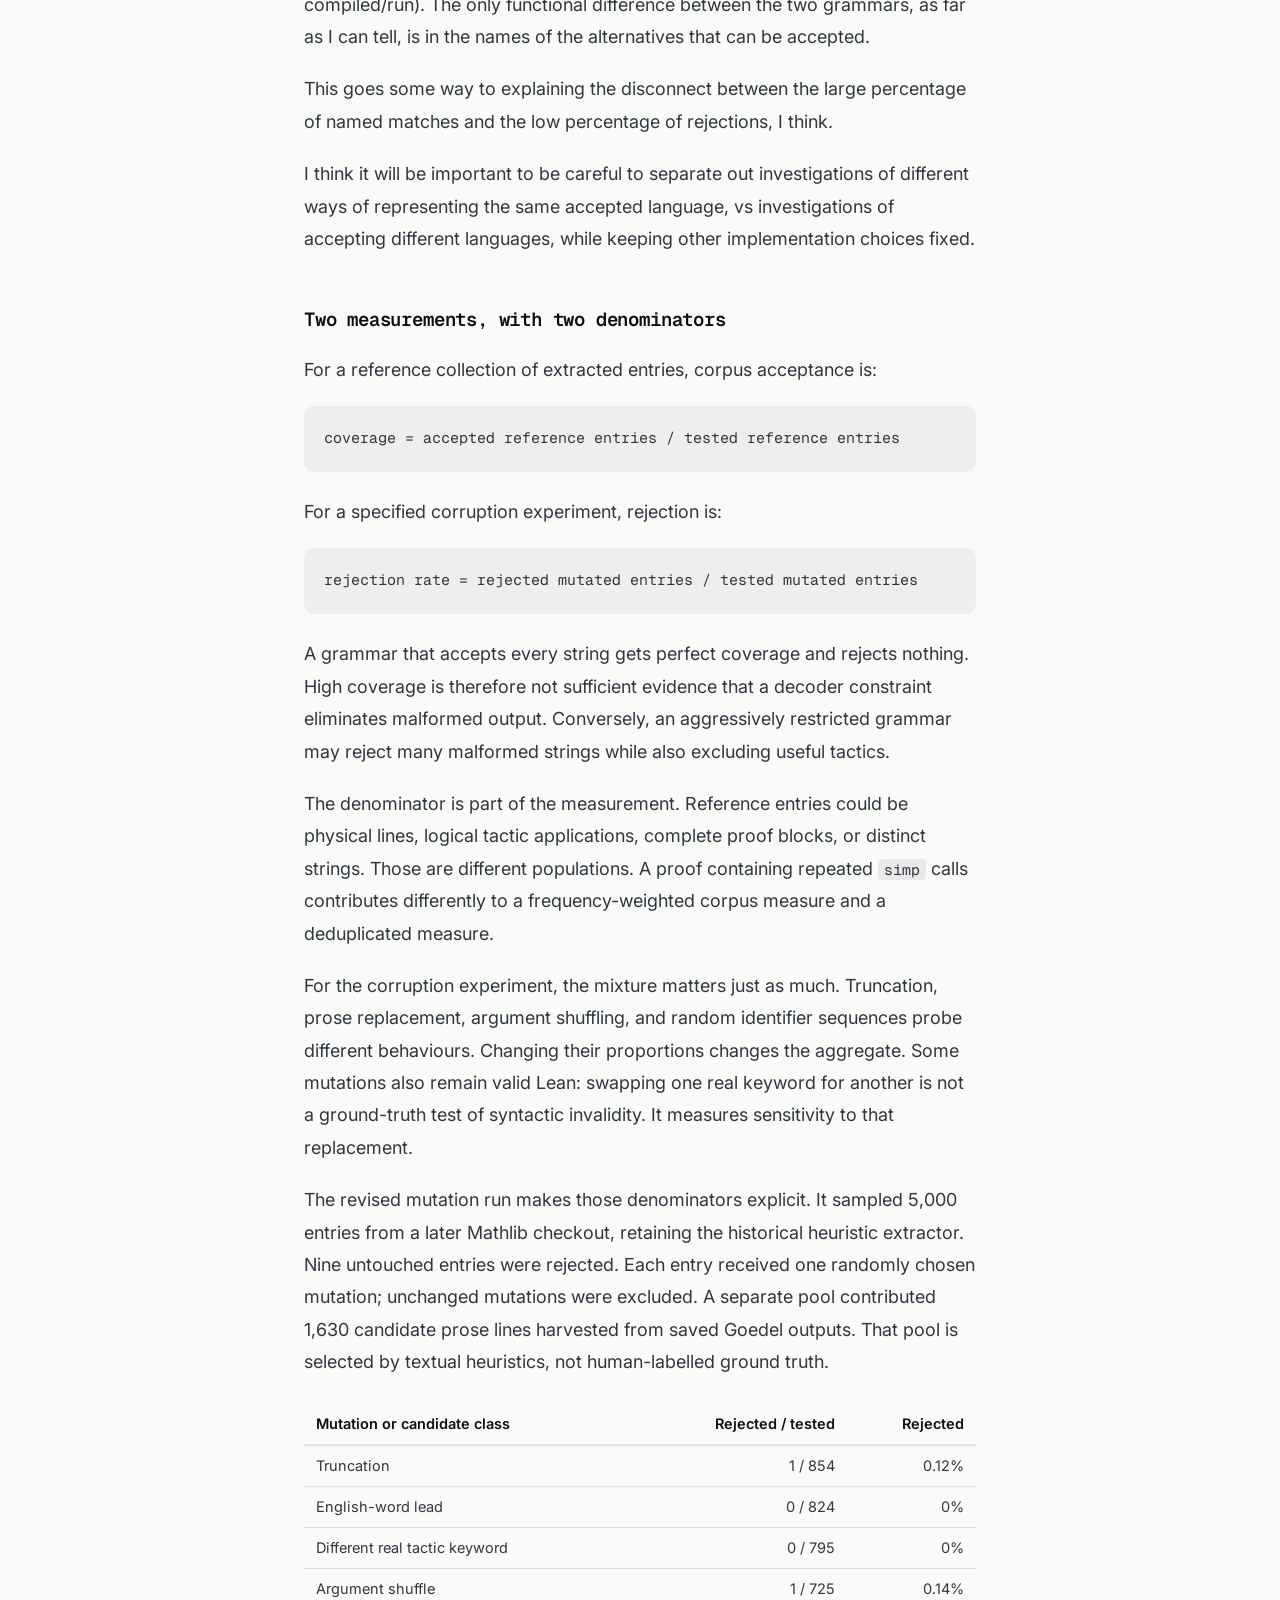
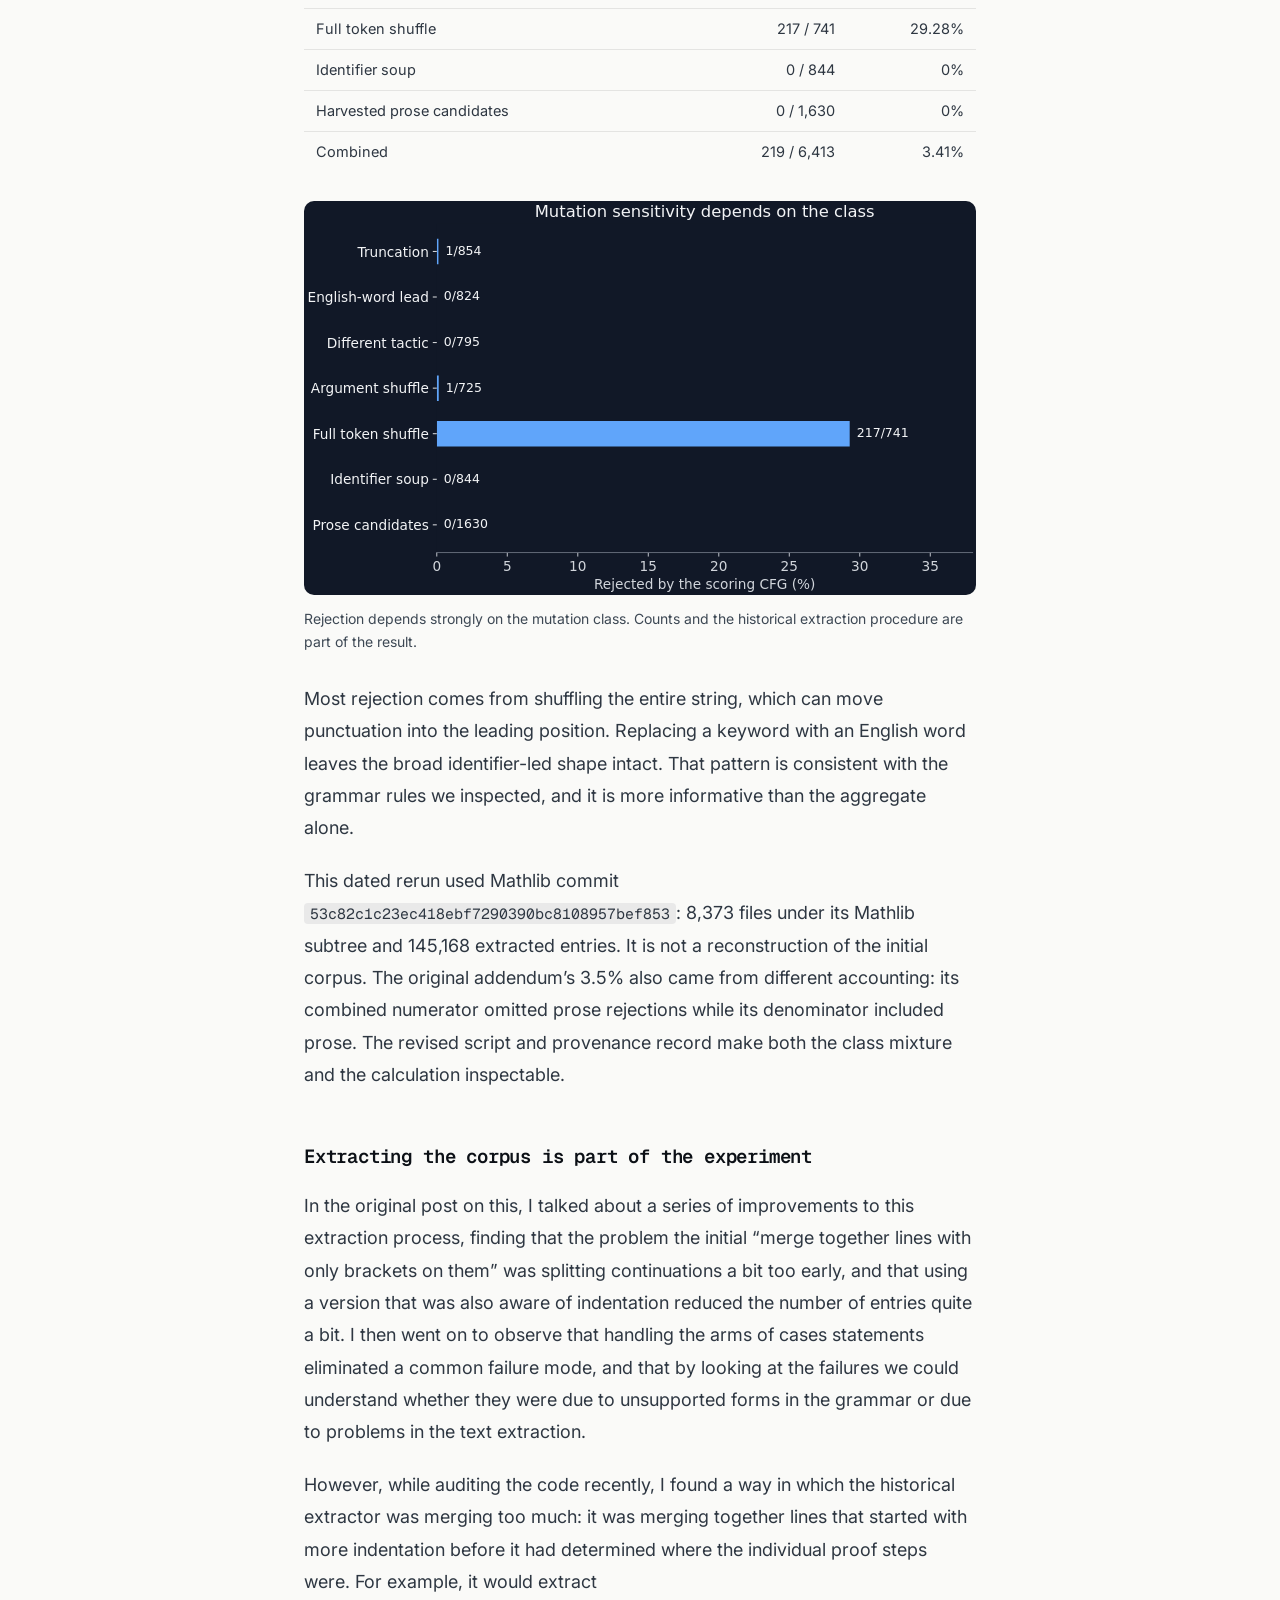
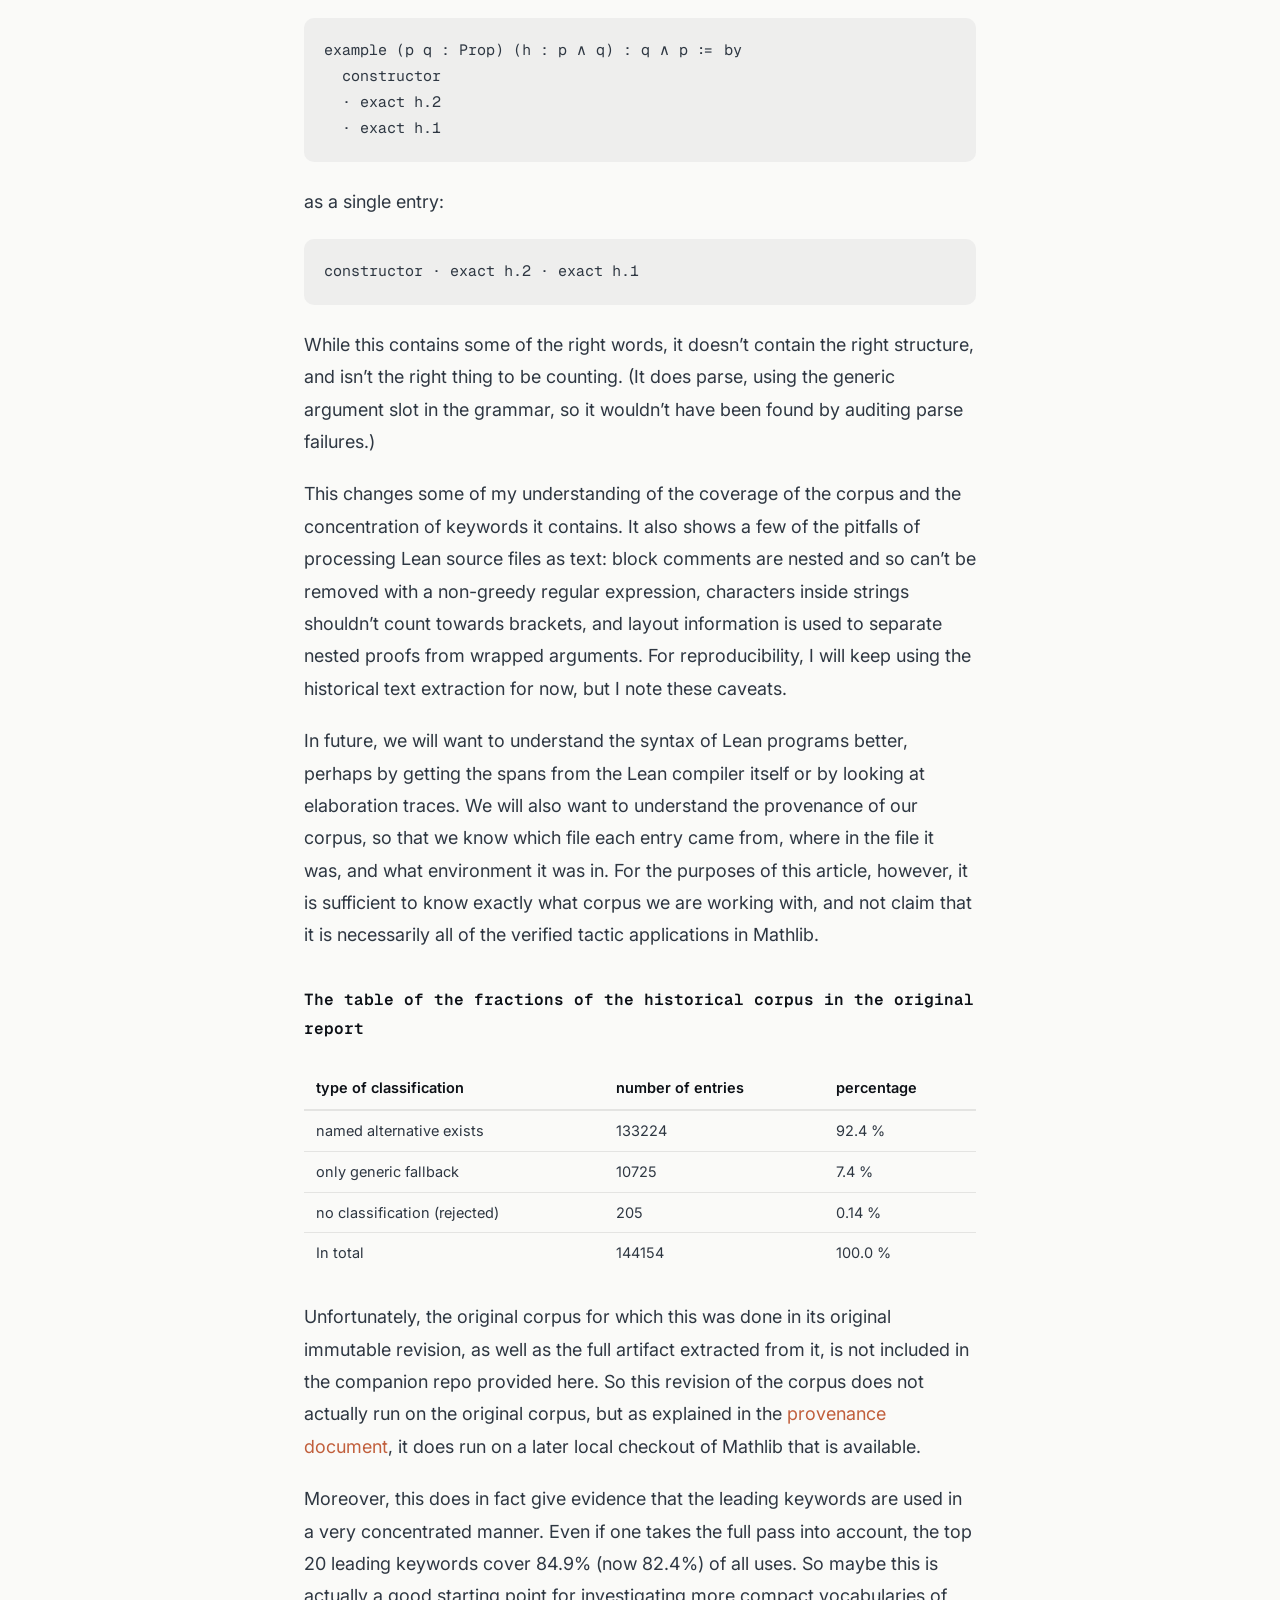
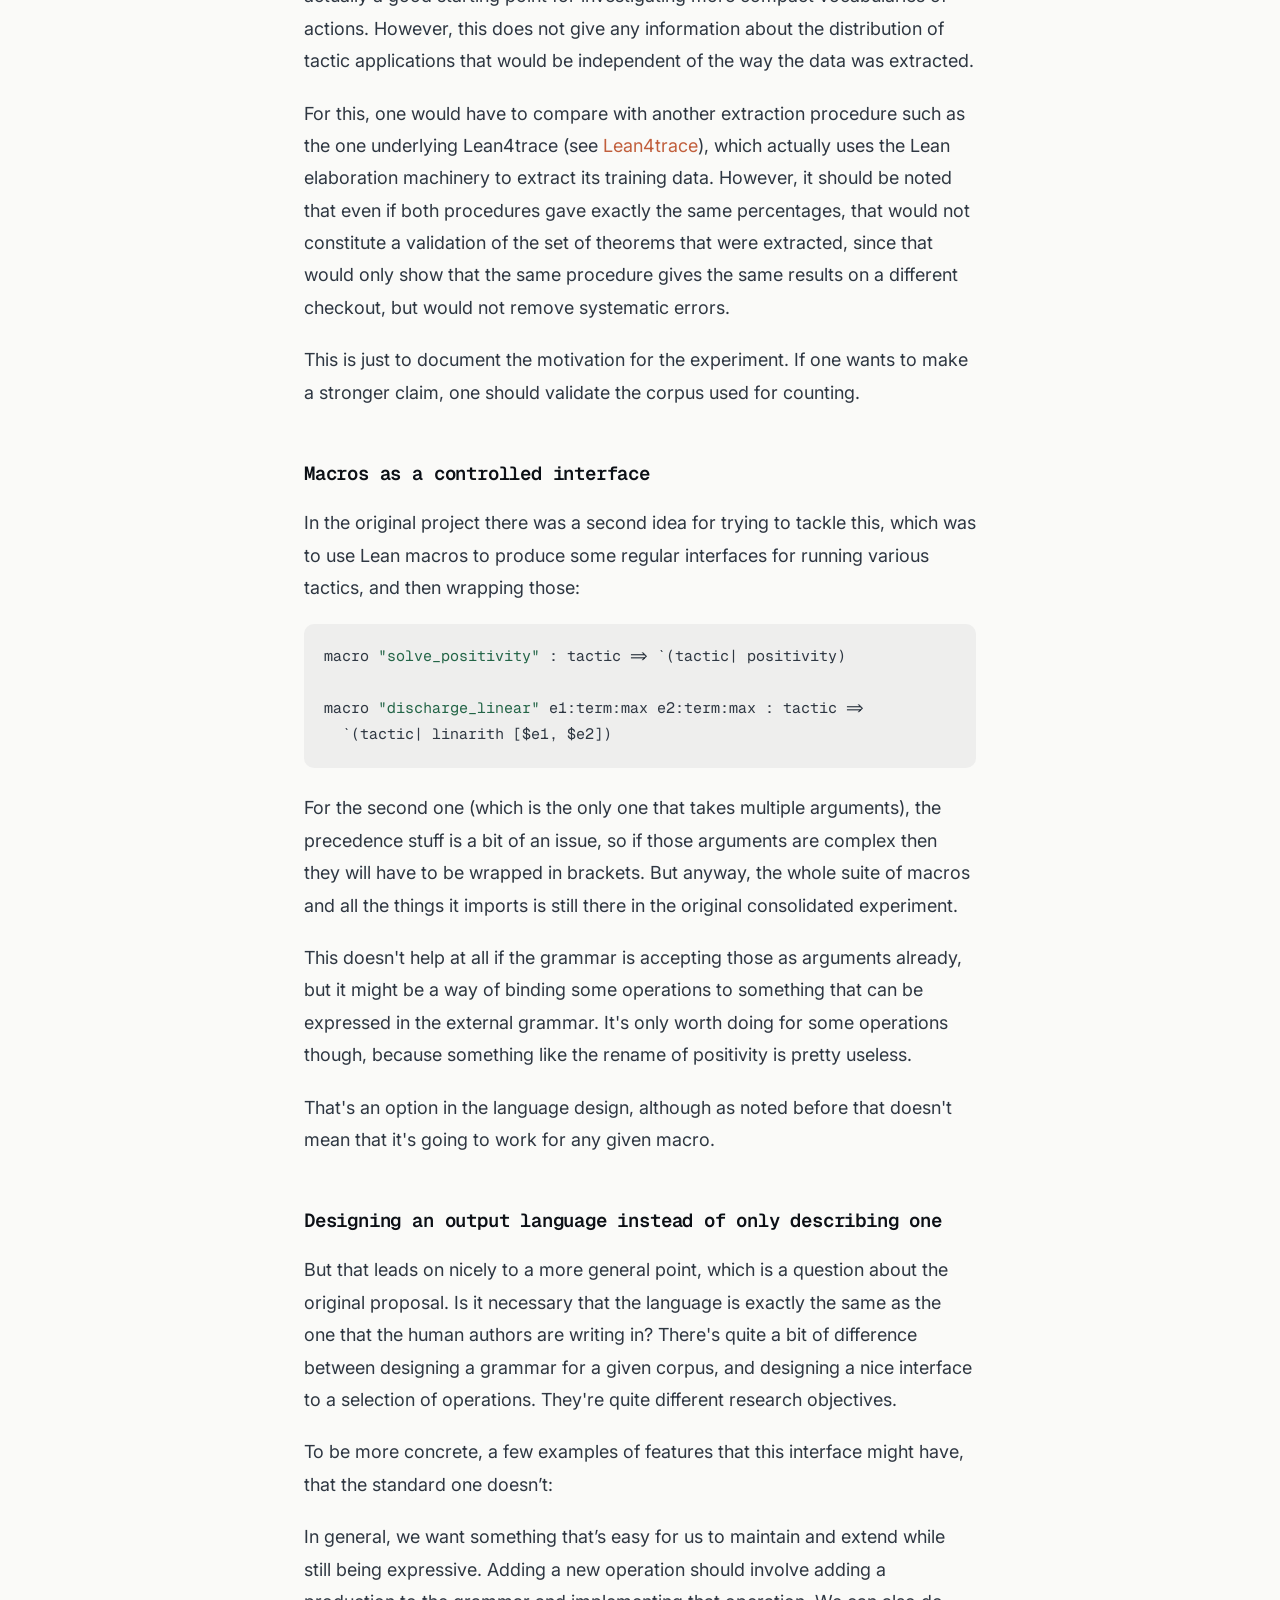
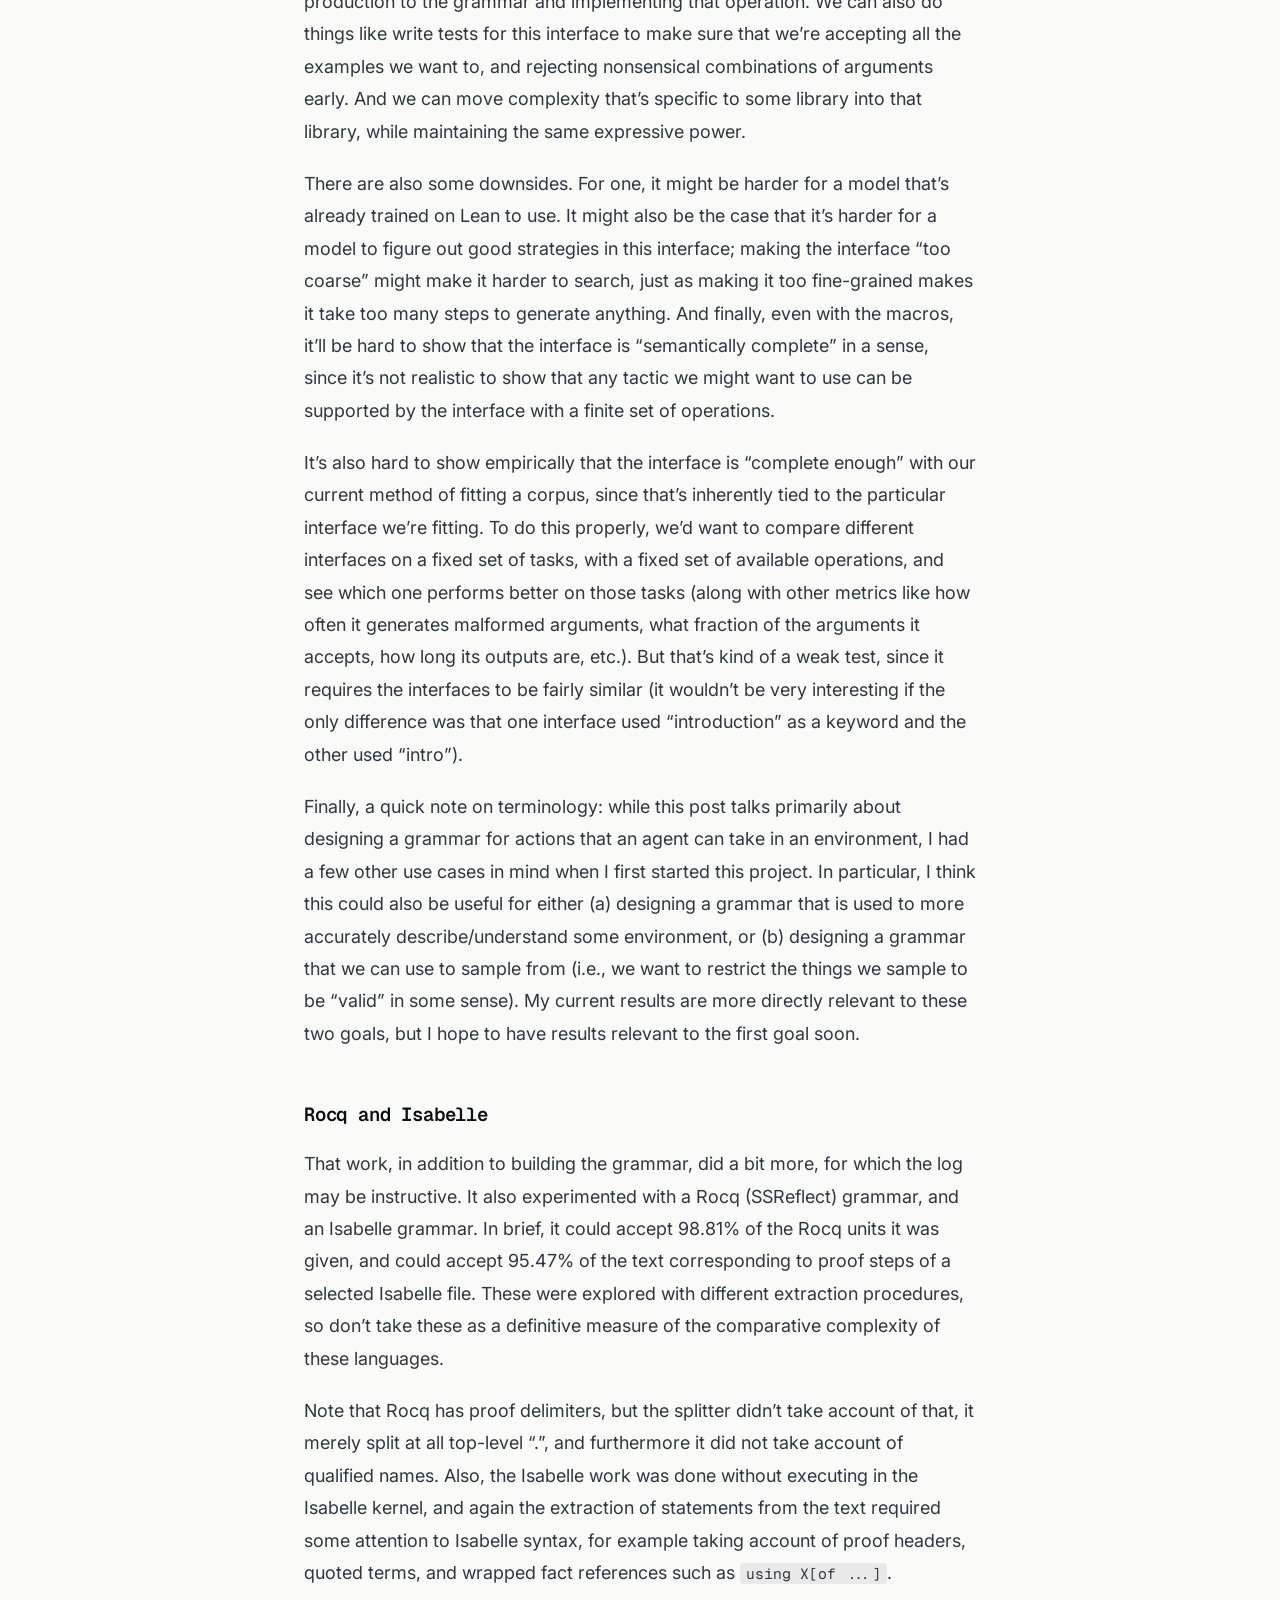
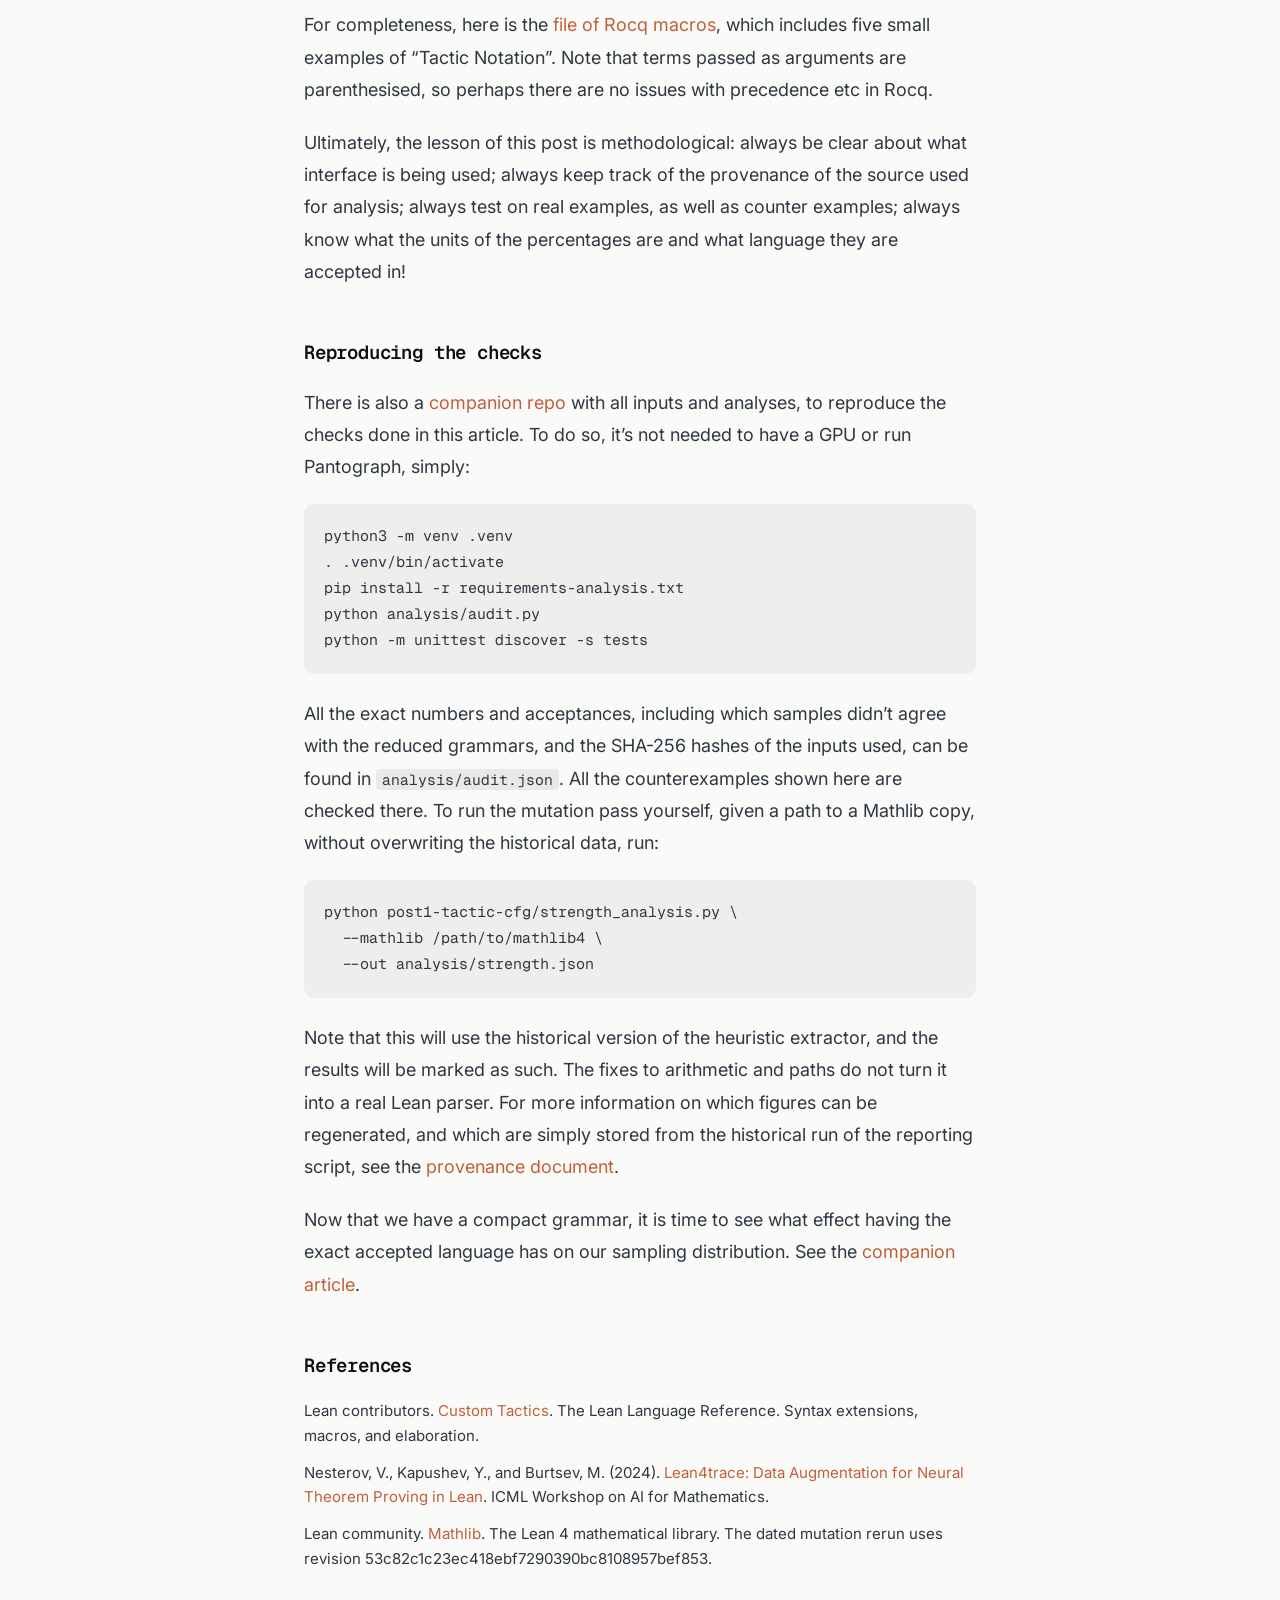
<file: posts/2026-08-22-lean-tactic-language-cfg.html>
<!DOCTYPE html>
<html lang="en" data-theme="dark">
<head>
    <meta charset="UTF-8">
    <meta name="viewport" content="width=device-width, initial-scale=1.0">
    <title>Building a Grammar for AI-Generated Mathematical Proof Steps - Stanley Ngugi</title>
    <meta name="description" content="A practical study of Lean&#x27;s tactic language: extracting tactic forms from real proofs, designing a grammar around them, and stress-testing what the grammar accepts and rejects.">
    <meta name="author" content="Stanley Ngugi">
    <link rel="icon" href="/favicon.svg" type="image/svg+xml">
    <meta property="og:title" content="Building a Grammar for AI-Generated Mathematical Proof Steps">
    <meta property="og:description" content="A practical study of Lean&#x27;s tactic language: extracting tactic forms from real proofs, designing a grammar around them, and stress-testing what the grammar accepts and rejects.">
    <meta property="og:type" content="article">
    <meta property="og:url" content="https://stanleyngugi.netlify.app/posts/2026-08-22-lean-tactic-language-cfg">
    <meta property="og:image" content="https://stanleyngugi.netlify.app/og-image.png">
    <meta name="twitter:card" content="summary_large_image">
    <meta name="citation_title" content="Building a Grammar for AI-Generated Mathematical Proof Steps">
    <meta name="citation_author" content="Ngugi, Stanley">
    <meta name="citation_publication_date" content="2026-08-22">
    <meta name="citation_online_date" content="2026-08-22">
    <script>
        (function () {
            try {
                var t = localStorage.getItem('theme');
                if (!t) t = window.matchMedia('(prefers-color-scheme: light)').matches ? 'light' : 'dark';
                document.documentElement.setAttribute('data-theme', t);
            } catch (e) {}
        })();
    </script>
    <link rel="preconnect" href="https://fonts.googleapis.com">
    <link rel="preconnect" href="https://fonts.gstatic.com" crossorigin>
    <link href="https://fonts.googleapis.com/css2?family=Geist+Mono:wght@400;500;600;700&family=Inter:wght@400;500;600;700&display=swap" rel="stylesheet">
    <link rel="stylesheet" href="/styles.css">
<link rel="canonical" href="https://stanleyngugi.netlify.app/posts/2026-08-22-lean-tactic-language-cfg">
<meta property="article:modified_time" content="2026-10-06T00:00:00Z">
<script type="application/ld+json">{"@context": "https://schema.org", "@type": "Article", "headline": "Building a Grammar for AI-Generated Mathematical Proof Steps", "description": "A practical study of Lean's tactic language: extracting tactic forms from real proofs, designing a grammar around them, and stress-testing what the grammar accepts and rejects.", "@id": "https://stanleyngugi.netlify.app/posts/2026-08-22-lean-tactic-language-cfg#article", "author": {"@type": "Person", "@id": "https://stanleyngugi.netlify.app/#person", "name": "Stanley Ngugi", "url": "https://stanleyngugi.netlify.app/", "sameAs": ["https://github.com/stanleyngugi"]}, "datePublished": "2026-08-22", "dateModified": "2026-10-06", "url": "https://stanleyngugi.netlify.app/posts/2026-08-22-lean-tactic-language-cfg", "mainEntityOfPage": "https://stanleyngugi.netlify.app/posts/2026-08-22-lean-tactic-language-cfg"}</script>
</head>
<body>
    <div class="container">
        <header>
            <div class="header-inner">
                <a href="/" class="logo">stanley<span>&gt;</span></a>
                <button class="theme-btn" aria-label="Toggle theme">
                    <svg class="moon" viewBox="0 0 24 24" fill="none" stroke="currentColor" stroke-width="2"><path d="M21 12.79A9 9 0 1 1 11.21 3 7 7 0 0 0 21 12.79z"/></svg>
                    <svg class="sun" viewBox="0 0 24 24" fill="none" stroke="currentColor" stroke-width="2"><circle cx="12" cy="12" r="5"/><path d="M12 1v2M12 21v2M4.22 4.22l1.42 1.42M18.36 18.36l1.42 1.42M1 12h2M21 12h2M4.22 19.78l1.42-1.42M18.36 5.64l1.42-1.42"/></svg>
                </button>
            </div>
        </header>

        <main>
            <a href="/" class="back-link">← back home</a>

            <article class="prose cfg-article">
<header class="article-header"><h1>Building a Grammar for AI-Generated Mathematical Proof Steps</h1>
<div class="entry-date">By <a href="/" rel="author">Stanley Ngugi</a> · 19 min read · formal methods · <a href="https://github.com/stanleyngugi/ai-proof-grammars">code ↗</a></div></header>
<p><em>What a small grammar captures, what its fallback gives away, and how to measure the difference.</em></p>
<p>Lean is a language and tool for writing computer-checked mathematical proofs. A <em>tactic</em> is a command that advances a proof; this article studies grammars for those individual proof steps.</p>
<blockquote>
<p><strong>Updated September 5, 2026.</strong> Expanded from the August 22 article with executable examples, a grammar ablation, and explicit measurement definitions. The original corpus figures are retained as historical observations, with their extraction limitations explained below. <a href="https://stanleyngugi.netlify.app/archive/revisions/2026-08-22-lean-tactic-language-cfg-original">Original version</a> · <a href="https://github.com/stanleyngugi/ai-proof-grammars/blob/main/docs/evidence.md">Evidence and reproduction</a>.</p>
</blockquote>
<p>A grammar for Lean tactics begins with an attractive observation. Many proof steps start with a familiar word: <code>rw</code>, <code>simp</code>, <code>exact</code>, <code>apply</code>, <code>intro</code>. Behind a large mathematical library there appears to be a comparatively small vocabulary of actions. If a language model repeatedly uses those actions, perhaps a compact grammar can guide its generation without representing the entirety of Lean.</p>
<p>The interesting work begins when we ask what “representing a tactic” means. Consider three lines:</p>
<div class="codehilite"><pre><span></span><code><span class="n">rw</span><span class="w"> </span><span class="o">[</span><span class="n">mul_comm</span><span class="o">]</span>
<span class="n">simp</span><span class="w"> </span><span class="n">only</span><span class="w"> </span><span class="o">[</span><span class="n">h₁</span><span class="o">,</span><span class="w"> </span><span class="n">h₂</span><span class="o">]</span><span class="w"> </span><span class="n">at</span><span class="w"> </span><span class="n">h</span>
<span class="n">exact</span><span class="w"> </span><span class="n">f</span><span class="w"> </span><span class="n">x</span>
</code></pre></div>

<p>Recognizing their leading words is easy. Checking that the rewrite list closes, that <code>at</code> has an appropriate location, and that the term after <code>exact</code> is syntactically well formed is a different task. Determining whether <code>f x</code> proves the current goal is another task again.</p>
<p>I built a small Lark grammar, extracted tactic-like text from Mathlib, and measured how often the grammar accepted that text. The original report recorded 99.86% acceptance on 144,154 extracted entries. That was an encouraging corpus-fit result. Subsequent inspection showed why it cannot stand alone: the grammar is permissive, the extraction has structural limitations, and an English sentence can receive the same acceptance verdict as a real tactic.</p>
<p>What do we want our grammar to do? This is a somewhat philosophical question. For instance, it might be simply a label for common syntax (and therefore exclude other syntax), it could be an interface description so that the model will output what we want. It could be all of these, and have different evaluations. It might be the same code. We’ll talk about these as we explore the actual grammar and give some examples. Also, we will discuss some of the actual effects of using such a grammar in this companion article: <a href="/posts/2026-08-22-grammar-constrained-decoding-lean.html">Grammar Constrained Decoding: Trying it out on Lean</a>. This is not a complete theorem prover, just a study of one representation and its effects.</p>
<details class="article-contents"><summary>In this article</summary><nav aria-label="Article contents">
<ul>
<li><a href="#a-useful-subset-is-a-design-decision">A useful subset is a design decision</a></li>
<li><a href="#what-does-explicitly-modelling-some-structure-give-us">What does explicitly modelling some structure give us?</a></li>
<li><a href="#two-measurements-with-two-denominators">Two measurements, with two denominators</a></li>
<li><a href="#extracting-the-corpus-is-part-of-the-experiment">Extracting the corpus is part of the experiment</a><ul>
<li><a href="#the-table-of-the-fractions-of-the-historical-corpus-in-the-original-report">The table of the fractions of the historical corpus in the original report</a></li>
</ul>
</li>
<li><a href="#macros-as-a-controlled-interface">Macros as a controlled interface</a></li>
<li><a href="#designing-an-output-language-instead-of-only-describing-one">Designing an output language instead of only describing one</a></li>
<li><a href="#rocq-and-isabelle">Rocq and Isabelle</a></li>
<li><a href="#reproducing-the-checks">Reproducing the checks</a></li>
<li><a href="#references">References</a></li>
</ul>
</nav></details>
<h2 id="a-useful-subset-is-a-design-decision">A useful subset is a design decision</h2>
<p>A note about ‘a useful subset’: Lean is very extensible. It allows syntax extension and implementation of new tactics. This grammar isn’t meant to run inside Lean, so we need to limit its scope somehow. It could be a limitation to a certain environment, or collection of forms, or just an approximation.</p>
<p>Lean has a very interesting parser architecture. To get a feel for the types of things we need to parse, the syntax types are a good start. In particular, we need to have a feel for the differences between these types and not re-invent the pattern matching dispatch on keywords. In particular, the syntax for tactics is interesting, and how it interacts with the elaborator, so we refer to the reference manual on this: <a href="https://lean-lang.org/doc/reference/latest/Tactic-Proofs/Custom-Tactics/">Custom Tactics</a></p>
<p>Initially, for me, the approach to defining this grammar was a bit hacky, and mostly looked for keywords. Mostly, the arguments to keywords weren’t specifically limited. However, often there was a common form, and it was coded as an alternative.</p>
<p>To review, we want to make something that is good for both classifying the surface form (common ones) as well as constraining the decoding. These are not necessarily the same thing.</p>
<p>Finally, a note about the grammar: this grammar was more of an experiment, and it differs in some ways from the initial proposed architecture. In particular, the initial proposal had more specific forms for the rewrite list, arguments to simplifier, locations, control constructs, etc, whereas this one left more to the catch-all.</p>
<p>Before reading the next section on the percentage, let's look at the actual design. This is a shortened version of the actual file; in fact, it contains 53 tactic alternatives for the forms including both focus and case where arms, as well as the generic one. The number 53 is not the number of definitions in the grammar but the number of alternatives for the non-terminal <code>tactic</code>.</p>
<div class="codehilite"><pre><span></span><code>start: tactic

tactic: rw_tac
      | exact_tac
      | rfl_tac
      | generic_tac

rw_tac.2: &quot;rw&quot;i ARGS
exact_tac.2: &quot;exact&quot;i ARGS
rfl_tac.2: &quot;rfl&quot;i

generic_tac.-1: IDENT ARGS?
IDENT: /[A-Za-z_][A-Za-z0-9_&#39;!]*/
ARGS: /.+/

%import common.WS
%ignore WS
</code></pre></div>

<p>Here the digits <code>.2</code> and <code>.-1</code> at the end of some definitions influence how Lark interprets the grammar, and similarly the <code>i</code> at the end of some literal definitions indicates they should be interpreted case-insensitively.</p>
<p>As an example, notice that the non-terminal <code>rw_tac</code> expects to see a literal "rw" followed by some arguments, but those arguments are not expected to be a list. In fact, the non-terminal <code>ARGS</code> simply matches an arbitrary string matched by the regular expression. In particular, there is no definition of what it means for a closing bracket to match an opening bracket. Similarly, the non-terminal <code>exact_tac</code> does not parse the application tree in, e.g., <code>f x</code>. In fact, it just takes whatever is left of the text.</p>
<p>Finally, note how the line "rfl nonsense" would not match the non-terminal <code>rfl_tac</code>, but it would match the non-terminal <code>generic_tac</code>. The priority of the non-terminals simply determines which one should be used if both can match.</p>
<p>Finally, here are some actual counterexamples that can be run yourself:</p>
<div class="table-wrap" tabindex="0" role="region" aria-label="Scrollable data table"><table>
<thead>
<tr>
<th>Input string</th>
<th>Historical tactic scoring would class this as</th>
<th>But it is in fact</th>
</tr>
</thead>
<tbody>
<tr>
<td><code>rw [</code></td>
<td>A named tactic, namely rewrite</td>
<td>A list of arguments which is not closed</td>
</tr>
<tr>
<td><code>exact (</code></td>
<td>A named tactic, namely exact</td>
<td>An incomplete term</td>
</tr>
<tr>
<td><code>rfl nonsense</code></td>
<td>A generic tactic form</td>
<td>An invalid use of a fixed tactic (which may take arguments in some forms)</td>
</tr>
<tr>
<td><code>sorry</code></td>
<td>A generic tactic form</td>
<td>An omitted keyword</td>
</tr>
<tr>
<td><code>The first step is to induct on the structure of n.</code></td>
<td>A generic tactic form</td>
<td>A piece of English prose, which to be fair starts with a valid identifier</td>
</tr>
</tbody>
</table></div>
<p>These aren't hypotheticals; these are accepted by the <a href="https://github.com/stanleyngugi/ai-proof-grammars">companion code</a>. And the problem isn't solved by saying "fine, the grammar is just a category gate"; this accepts input that isn't in the category it's supposed to accept!</p>
<p>The most we can say about the grammar above is that it accepts some relatively broad set of identifier-led surface forms with a bit of structure on top. Whether this kind of bias helps our generation is something we'll explore in <a href="/posts/2026-08-22-grammar-constrained-decoding-lean.html">article 2</a>.</p>
<h2 id="what-does-explicitly-modelling-some-structure-give-us">What does explicitly modelling some structure give us?</h2>
<p>Consider the following much smaller grammar:</p>
<div class="codehilite"><pre><span></span><code>start: rw_tac
rw_tac: &quot;rw&quot; &quot;[&quot; name (&quot;,&quot; name)* &quot;]&quot;
name: /[A-Za-z_][A-Za-z0-9_&#39;.]*/
%import common.WS
%ignore WS
</code></pre></div>

<p>This small teaching grammar enables us to accept something like <code>rw [mul_comm]</code> or <code>rw [h1, h2]</code>. It will reject incomplete input like <code>rw [</code>, but it does reject valid Lean syntax, like those that include the ← character or more involved terms. These are choices about how wide to make the scope of the grammar.</p>
<p>If we add an alternative <code>generic_tac</code> like we had before, we'll immediately lose some of this guarantee, because now the grammar describes the union of the languages of the alternatives. We'd have to think carefully about what valid and invalid examples might now be accepted again.</p>
<p>To be clear, this isn't about some impossibility of modelling all term syntax with a grammar. There are lots of pieces of syntax that we could model quite well with a grammar, such as lists, delimiters, optional clauses, bounded arguments, etc., that don't require name resolution or type checking. It is instead an engineering decision of how much expressiveness and precision we want in our grammar, and how much we want to have to maintain.</p>
<p>What happens if I remove these and re-run measurements? Just to confirm, the input will still be the same, just the grammar I use will be the one below (i.e. the generic identifier-led rule, and two structure rules):</p>
<div class="codehilite"><pre><span></span><code>start: tactic
?tactic: generic_tac | focus_tac | case_arm_tac

generic_tac: IDENT ARGS?
focus_tac: &quot;·&quot; tactic
case_arm_tac: &quot;|&quot; CASE_PATTERN &quot;=&gt;&quot; tactic?
</code></pre></div>

<p>The above grammar, I believe, has lexing rules consistent with the scoring grammar used for the historical numbers. I ran both the above and the scoring grammar on the first cleaned line of all saved Qwen model outputs (to be consistent with the column under Qwen in the original Qwen score table). The results are in the table below.</p>
<div class="table-wrap" tabindex="0" role="region" aria-label="Scrollable data table"><table>
<thead>
<tr>
<th>Saved outputs</th>
<th>Accepted using full scoring grammar</th>
<th>Accepted using the reduced grammar</th>
<th>Number of disagreements</th>
</tr>
</thead>
<tbody>
<tr>
<td>Unconstrained Qwen</td>
<td>420/640</td>
<td>420/640</td>
<td>0</td>
</tr>
<tr>
<td>Constrained Qwen</td>
<td>640/640</td>
<td>640/640</td>
<td>0</td>
</tr>
</tbody>
</table></div>
<p>While this is not a proof that the grammars accept the same language, I think it is good evidence for it being true (ignoring differences in how quickly they can be compiled/run). The only functional difference between the two grammars, as far as I can tell, is in the names of the alternatives that can be accepted.</p>
<p>This goes some way to explaining the disconnect between the large percentage of named matches and the low percentage of rejections, I think.</p>
<p>I think it will be important to be careful to separate out investigations of different ways of representing the same accepted language, vs investigations of accepting different languages, while keeping other implementation choices fixed.</p>
<h2 id="two-measurements-with-two-denominators">Two measurements, with two denominators</h2>
<p>For a reference collection of extracted entries, corpus acceptance is:</p>
<div class="codehilite"><pre><span></span><code>coverage = accepted reference entries / tested reference entries
</code></pre></div>

<p>For a specified corruption experiment, rejection is:</p>
<div class="codehilite"><pre><span></span><code>rejection rate = rejected mutated entries / tested mutated entries
</code></pre></div>

<p>A grammar that accepts every string gets perfect coverage and rejects nothing. High coverage is therefore not sufficient evidence that a decoder constraint eliminates malformed output. Conversely, an aggressively restricted grammar may reject many malformed strings while also excluding useful tactics.</p>
<p>The denominator is part of the measurement. Reference entries could be physical lines, logical tactic applications, complete proof blocks, or distinct strings. Those are different populations. A proof containing repeated <code>simp</code> calls contributes differently to a frequency-weighted corpus measure and a deduplicated measure.</p>
<p>For the corruption experiment, the mixture matters just as much. Truncation, prose replacement, argument shuffling, and random identifier sequences probe different behaviours. Changing their proportions changes the aggregate. Some mutations also remain valid Lean: swapping one real keyword for another is not a ground-truth test of syntactic invalidity. It measures sensitivity to that replacement.</p>
<p>The revised mutation run makes those denominators explicit. It sampled 5,000 entries from a later Mathlib checkout, retaining the historical heuristic extractor. Nine untouched entries were rejected. Each entry received one randomly chosen mutation; unchanged mutations were excluded. A separate pool contributed 1,630 candidate prose lines harvested from saved Goedel outputs. That pool is selected by textual heuristics, not human-labelled ground truth.</p>
<div class="table-wrap" tabindex="0" role="region" aria-label="Scrollable data table"><table>
<thead>
<tr>
<th>Mutation or candidate class</th>
<th style="text-align: right;">Rejected / tested</th>
<th style="text-align: right;">Rejected</th>
</tr>
</thead>
<tbody>
<tr>
<td>Truncation</td>
<td style="text-align: right;">1 / 854</td>
<td style="text-align: right;">0.12%</td>
</tr>
<tr>
<td>English-word lead</td>
<td style="text-align: right;">0 / 824</td>
<td style="text-align: right;">0%</td>
</tr>
<tr>
<td>Different real tactic keyword</td>
<td style="text-align: right;">0 / 795</td>
<td style="text-align: right;">0%</td>
</tr>
<tr>
<td>Argument shuffle</td>
<td style="text-align: right;">1 / 725</td>
<td style="text-align: right;">0.14%</td>
</tr>
<tr>
<td>Full token shuffle</td>
<td style="text-align: right;">217 / 741</td>
<td style="text-align: right;">29.28%</td>
</tr>
<tr>
<td>Identifier soup</td>
<td style="text-align: right;">0 / 844</td>
<td style="text-align: right;">0%</td>
</tr>
<tr>
<td>Harvested prose candidates</td>
<td style="text-align: right;">0 / 1,630</td>
<td style="text-align: right;">0%</td>
</tr>
<tr>
<td>Combined</td>
<td style="text-align: right;">219 / 6,413</td>
<td style="text-align: right;">3.41%</td>
</tr>
</tbody>
</table></div>
<figure>
<img src="/assets/cfg/mutation-rejection.svg" width="820" height="480" alt="Full token shuffle rejects 217 of 741 examples; truncation and argument shuffle reject one each; the remaining four classes reject zero." loading="lazy">
<figcaption>Rejection depends strongly on the mutation class. Counts and the historical extraction procedure are part of the result.</figcaption>
</figure>

<p>Most rejection comes from shuffling the entire string, which can move punctuation into the leading position. Replacing a keyword with an English word leaves the broad identifier-led shape intact. That pattern is consistent with the grammar rules we inspected, and it is more informative than the aggregate alone.</p>
<p>This dated rerun used Mathlib commit <code>53c82c1c23ec418ebf7290390bc8108957bef853</code>: 8,373 files under its Mathlib subtree and 145,168 extracted entries. It is not a reconstruction of the initial corpus. The original addendum’s 3.5% also came from different accounting: its combined numerator omitted prose rejections while its denominator included prose. The revised script and provenance record make both the class mixture and the calculation inspectable.</p>
<h2 id="extracting-the-corpus-is-part-of-the-experiment">Extracting the corpus is part of the experiment</h2>
<p>In the original post on this, I talked about a series of improvements to this extraction process, finding that the problem the initial “merge together lines with only brackets on them” was splitting continuations a bit too early, and that using a version that was also aware of indentation reduced the number of entries quite a bit. I then went on to observe that handling the arms of cases statements eliminated a common failure mode, and that by looking at the failures we could understand whether they were due to unsupported forms in the grammar or due to problems in the text extraction.</p>
<p>However, while auditing the code recently, I found a way in which the historical extractor was merging too much: it was merging together lines that started with more indentation before it had determined where the individual proof steps were. For example, it would extract</p>
<div class="codehilite"><pre><span></span><code><span class="kd">example</span><span class="w"> </span><span class="o">(</span><span class="n">p</span><span class="w"> </span><span class="n">q</span><span class="w"> </span><span class="o">:</span><span class="w"> </span><span class="kt">Prop</span><span class="o">)</span><span class="w"> </span><span class="o">(</span><span class="n">h</span><span class="w"> </span><span class="o">:</span><span class="w"> </span><span class="n">p</span><span class="w"> </span><span class="bp">∧</span><span class="w"> </span><span class="n">q</span><span class="o">)</span><span class="w"> </span><span class="o">:</span><span class="w"> </span><span class="n">q</span><span class="w"> </span><span class="bp">∧</span><span class="w"> </span><span class="n">p</span><span class="w"> </span><span class="o">:=</span><span class="w"> </span><span class="kd">by</span>
<span class="w">  </span><span class="n">constructor</span>
<span class="w">  </span><span class="bp">·</span><span class="w"> </span><span class="n">exact</span><span class="w"> </span><span class="n">h</span><span class="bp">.</span><span class="mi">2</span>
<span class="w">  </span><span class="bp">·</span><span class="w"> </span><span class="n">exact</span><span class="w"> </span><span class="n">h</span><span class="bp">.</span><span class="mi">1</span>
</code></pre></div>

<p>as a single entry:</p>
<div class="codehilite"><pre><span></span><code>constructor · exact h.2 · exact h.1
</code></pre></div>

<p>While this contains some of the right words, it doesn’t contain the right structure, and isn’t the right thing to be counting. (It does parse, using the generic argument slot in the grammar, so it wouldn’t have been found by auditing parse failures.)</p>
<p>This changes some of my understanding of the coverage of the corpus and the concentration of keywords it contains. It also shows a few of the pitfalls of processing Lean source files as text: block comments are nested and so can’t be removed with a non-greedy regular expression, characters inside strings shouldn’t count towards brackets, and layout information is used to separate nested proofs from wrapped arguments. For reproducibility, I will keep using the historical text extraction for now, but I note these caveats.</p>
<p>In future, we will want to understand the syntax of Lean programs better, perhaps by getting the spans from the Lean compiler itself or by looking at elaboration traces. We will also want to understand the provenance of our corpus, so that we know which file each entry came from, where in the file it was, and what environment it was in. For the purposes of this article, however, it is sufficient to know exactly what corpus we are working with, and not claim that it is necessarily all of the verified tactic applications in Mathlib.</p>
<h3 id="the-table-of-the-fractions-of-the-historical-corpus-in-the-original-report">The table of the fractions of the historical corpus in the original report</h3>
<div class="table-wrap" tabindex="0" role="region" aria-label="Scrollable data table"><table>
<thead>
<tr>
<th>type of classification</th>
<th>number of entries</th>
<th>percentage</th>
</tr>
</thead>
<tbody>
<tr>
<td>named alternative exists</td>
<td>133224</td>
<td>92.4 %</td>
</tr>
<tr>
<td>only generic fallback</td>
<td>10725</td>
<td>7.4 %</td>
</tr>
<tr>
<td>no classification (rejected)</td>
<td>205</td>
<td>0.14 %</td>
</tr>
<tr>
<td>In total</td>
<td>144154</td>
<td>100.0 %</td>
</tr>
</tbody>
</table></div>
<p>Unfortunately, the original corpus for which this was done in its original immutable revision, as well as the full artifact extracted from it, is not included in the companion repo provided here. So this revision of the corpus does not actually run on the original corpus, but as explained in the <a href="https://github.com/stanleyngugi/ai-proof-grammars/blob/main/docs/provenance.md">provenance document</a>, it does run on a later local checkout of Mathlib that is available.</p>
<p>Moreover, this does in fact give evidence that the leading keywords are used in a very concentrated manner. Even if one takes the full pass into account, the top 20 leading keywords cover 84.9% (now 82.4%) of all uses. So maybe this is actually a good starting point for investigating more compact vocabularies of actions. However, this does not give any information about the distribution of tactic applications that would be independent of the way the data was extracted.</p>
<p>For this, one would have to compare with another extraction procedure such as the one underlying Lean4trace (see <a href="https://openreview.net/forum?id=sjLWmLeJ6R">Lean4trace</a>), which actually uses the Lean elaboration machinery to extract its training data. However, it should be noted that even if both procedures gave exactly the same percentages, that would not constitute a validation of the set of theorems that were extracted, since that would only show that the same procedure gives the same results on a different checkout, but would not remove systematic errors.</p>
<p>This is just to document the motivation for the experiment. If one wants to make a stronger claim, one should validate the corpus used for counting.</p>
<h2 id="macros-as-a-controlled-interface">Macros as a controlled interface</h2>
<p>In the original project there was a second idea for trying to tackle this, which was to use Lean macros to produce some regular interfaces for running various tactics, and then wrapping those:</p>
<div class="codehilite"><pre><span></span><code><span class="n">macro</span><span class="w"> </span><span class="s2">&quot;solve_positivity&quot;</span><span class="w"> </span><span class="o">:</span><span class="w"> </span><span class="n">tactic</span><span class="w"> </span><span class="bp">=&gt;</span><span class="w"> </span><span class="bp">`</span><span class="o">(</span><span class="n">tactic</span><span class="bp">|</span><span class="w"> </span><span class="n">positivity</span><span class="o">)</span>

<span class="n">macro</span><span class="w"> </span><span class="s2">&quot;discharge_linear&quot;</span><span class="w"> </span><span class="n">e1</span><span class="o">:</span><span class="n">term</span><span class="o">:</span><span class="n">max</span><span class="w"> </span><span class="n">e2</span><span class="o">:</span><span class="n">term</span><span class="o">:</span><span class="n">max</span><span class="w"> </span><span class="o">:</span><span class="w"> </span><span class="n">tactic</span><span class="w"> </span><span class="bp">=&gt;</span>
<span class="w">  </span><span class="bp">`</span><span class="o">(</span><span class="n">tactic</span><span class="bp">|</span><span class="w"> </span><span class="n">linarith</span><span class="w"> </span><span class="o">[</span><span class="bp">$</span><span class="n">e1</span><span class="o">,</span><span class="w"> </span><span class="bp">$</span><span class="n">e2</span><span class="o">])</span>
</code></pre></div>

<p>For the second one (which is the only one that takes multiple arguments), the precedence stuff is a bit of an issue, so if those arguments are complex then they will have to be wrapped in brackets. But anyway, the whole suite of macros and all the things it imports is still there in the original consolidated experiment.</p>
<p>This doesn't help at all if the grammar is accepting those as arguments already, but it might be a way of binding some operations to something that can be expressed in the external grammar. It's only worth doing for some operations though, because something like the rename of positivity is pretty useless.</p>
<p>That's an option in the language design, although as noted before that doesn't mean that it's going to work for any given macro.</p>
<h2 id="designing-an-output-language-instead-of-only-describing-one">Designing an output language instead of only describing one</h2>
<p>But that leads on nicely to a more general point, which is a question about the original proposal. Is it necessary that the language is exactly the same as the one that the human authors are writing in? There's quite a bit of difference between designing a grammar for a given corpus, and designing a nice interface to a selection of operations. They're quite different research objectives.</p>
<p>To be more concrete, a few examples of features that this interface might have, that the standard one doesn’t:</p>
<p>In general, we want something that’s easy for us to maintain and extend while still being expressive. Adding a new operation should involve adding a production to the grammar and implementing that operation. We can also do things like write tests for this interface to make sure that we’re accepting all the examples we want to, and rejecting nonsensical combinations of arguments early. And we can move complexity that’s specific to some library into that library, while maintaining the same expressive power.</p>
<p>There are also some downsides. For one, it might be harder for a model that’s already trained on Lean to use. It might also be the case that it’s harder for a model to figure out good strategies in this interface; making the interface “too coarse” might make it harder to search, just as making it too fine-grained makes it take too many steps to generate anything. And finally, even with the macros, it’ll be hard to show that the interface is “semantically complete” in a sense, since it’s not realistic to show that any tactic we might want to use can be supported by the interface with a finite set of operations.</p>
<p>It’s also hard to show empirically that the interface is “complete enough” with our current method of fitting a corpus, since that’s inherently tied to the particular interface we’re fitting. To do this properly, we’d want to compare different interfaces on a fixed set of tasks, with a fixed set of available operations, and see which one performs better on those tasks (along with other metrics like how often it generates malformed arguments, what fraction of the arguments it accepts, how long its outputs are, etc.). But that’s kind of a weak test, since it requires the interfaces to be fairly similar (it wouldn’t be very interesting if the only difference was that one interface used “introduction” as a keyword and the other used “intro”).</p>
<p>Finally, a quick note on terminology: while this post talks primarily about designing a grammar for actions that an agent can take in an environment, I had a few other use cases in mind when I first started this project. In particular, I think this could also be useful for either (a) designing a grammar that is used to more accurately describe/understand some environment, or (b) designing a grammar that we can use to sample from (i.e., we want to restrict the things we sample to be “valid” in some sense). My current results are more directly relevant to these two goals, but I hope to have results relevant to the first goal soon.</p>
<h2 id="rocq-and-isabelle">Rocq and Isabelle</h2>
<p>That work, in addition to building the grammar, did a bit more, for which the log may be instructive. It also experimented with a Rocq (SSReflect) grammar, and an Isabelle grammar. In brief, it could accept 98.81% of the Rocq units it was given, and could accept 95.47% of the text corresponding to proof steps of a selected Isabelle file. These were explored with different extraction procedures, so don’t take these as a definitive measure of the comparative complexity of these languages.</p>
<p>Note that Rocq has proof delimiters, but the splitter didn’t take account of that, it merely split at all top-level “.”, and furthermore it did not take account of qualified names. Also, the Isabelle work was done without executing in the Isabelle kernel, and again the extraction of statements from the text required some attention to Isabelle syntax, for example taking account of proof headers, quoted terms, and wrapped fact references such as <code>using X[of ...]</code>.</p>
<p>For completeness, here is the <a href="https://github.com/stanleyngugi/ai-proof-grammars/blob/main/post1-tactic-cfg/rocq_macro_bridge.v">file of Rocq macros</a>, which includes five small examples of “Tactic Notation”. Note that terms passed as arguments are parenthesised, so perhaps there are no issues with precedence etc in Rocq.</p>
<p>Ultimately, the lesson of this post is methodological: always be clear about what interface is being used; always keep track of the provenance of the source used for analysis; always test on real examples, as well as counter examples; always know what the units of the percentages are and what language they are accepted in!</p>
<h2 id="reproducing-the-checks">Reproducing the checks</h2>
<p>There is also a <a href="https://github.com/stanleyngugi/ai-proof-grammars">companion repo</a> with all inputs and analyses, to reproduce the checks done in this article. To do so, it’s not needed to have a GPU or run Pantograph, simply:</p>
<div class="codehilite"><pre><span></span><code>python3<span class="w"> </span>-m<span class="w"> </span>venv<span class="w"> </span>.venv
.<span class="w"> </span>.venv/bin/activate
pip<span class="w"> </span>install<span class="w"> </span>-r<span class="w"> </span>requirements-analysis.txt
python<span class="w"> </span>analysis/audit.py
python<span class="w"> </span>-m<span class="w"> </span>unittest<span class="w"> </span>discover<span class="w"> </span>-s<span class="w"> </span>tests
</code></pre></div>

<p>All the exact numbers and acceptances, including which samples didn’t agree with the reduced grammars, and the SHA-256 hashes of the inputs used, can be found in <code>analysis/audit.json</code>. All the counterexamples shown here are checked there. To run the mutation pass yourself, given a path to a Mathlib copy, without overwriting the historical data, run:</p>
<div class="codehilite"><pre><span></span><code>python<span class="w"> </span>post1-tactic-cfg/strength_analysis.py<span class="w"> </span><span class="se">\</span>
<span class="w">  </span>--mathlib<span class="w"> </span>/path/to/mathlib4<span class="w"> </span><span class="se">\</span>
<span class="w">  </span>--out<span class="w"> </span>analysis/strength.json
</code></pre></div>

<p>Note that this will use the historical version of the heuristic extractor, and the results will be marked as such. The fixes to arithmetic and paths do not turn it into a real Lean parser. For more information on which figures can be regenerated, and which are simply stored from the historical run of the reporting script, see the <a href="https://github.com/stanleyngugi/ai-proof-grammars/blob/main/docs/provenance.md">provenance document</a>.</p>
<p>Now that we have a compact grammar, it is time to see what effect having the exact accepted language has on our sampling distribution. See the <a href="/posts/2026-08-22-grammar-constrained-decoding-lean.html">companion article</a>.</p>
<h2 id="references">References</h2>
<div class="refs">
<p>Lean contributors. <a href="https://lean-lang.org/doc/reference/latest/Tactic-Proofs/Custom-Tactics/">Custom Tactics</a>. The Lean Language Reference. Syntax extensions, macros, and elaboration.</p>
<p>Nesterov, V., Kapushev, Y., and Burtsev, M. (2024). <a href="https://openreview.net/forum?id=sjLWmLeJ6R">Lean4trace: Data Augmentation for Neural Theorem Proving in Lean</a>. ICML Workshop on AI for Mathematics.</p>
<p>Lean community. <a href="https://github.com/leanprover-community/mathlib4">Mathlib</a>. The Lean 4 mathematical library. The dated mutation rerun uses revision 53c82c1c23ec418ebf7290390bc8108957bef853.</p>
</div>
<div class="cite-box"><div class="cite-label">Cite this post</div>
<p class="citation-text">Ngugi, Stanley. “Building a Grammar for AI-Generated Mathematical Proof Steps.” August 22, 2026. Revised October 6, 2026.</p>
<p><a href="/citations/2026-08-22-lean-tactic-language-cfg.bib" download>Download BibTeX</a></p>
<pre><code>@misc{ngugi2026lean,
  title = {Building a Grammar for AI-Generated Mathematical Proof Steps},
  author = {Ngugi, Stanley},
  year = {2026},
  month = {aug},
  url = {https://stanleyngugi.netlify.app/posts/2026-08-22-lean-tactic-language-cfg},
  howpublished = {Stanley Ngugi},
  note = {Revised October 6, 2026. Companion code: https://github.com/stanleyngugi/ai-proof-grammars}
}
</code></pre></div>
<p class="article-artifacts"><a href="https://github.com/stanleyngugi/ai-proof-grammars">Companion code and evidence</a> · <a href="/content/01-tactic-cfg.md">Markdown source</a></p>
</article>
        </main>

        <footer>
            © 2026 Stanley Ngugi · <a href="https://github.com/stanleyngugi/ai-proof-grammars">code</a>
        </footer>
    </div>

    <script src="/main.js"></script>
</body>
</html>
</file>
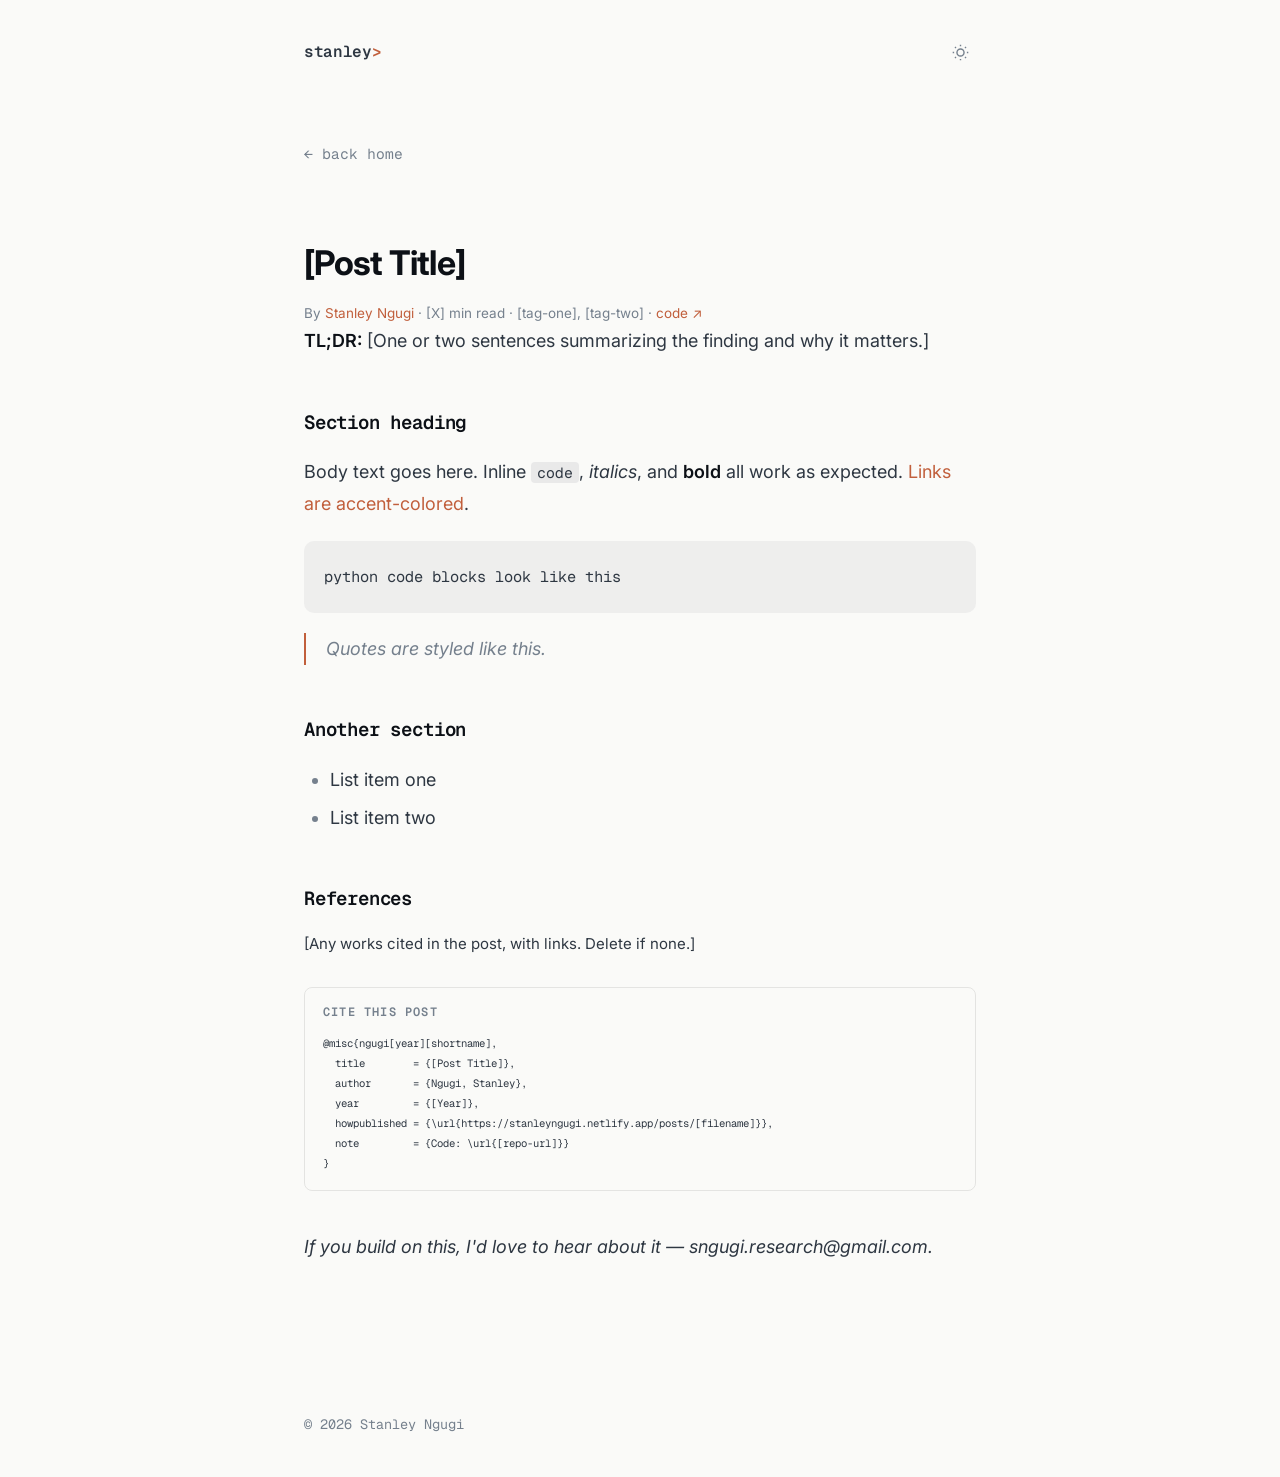
<file: posts/_template.html>
<!DOCTYPE html>
<html lang="en" data-theme="dark">
<!--
  POST TEMPLATE — how to publish a new post:
  1. Copy this file to /posts/your-title.
  2. Fill in the title, accurate publication metadata, tags, and content below.
  3. Add a matching entry at the TOP of the Writing section on /index.html
     (title + topic + one-line description).
  4. Add an <item> entry to /rss.xml.
-->
<head>
    <meta charset="UTF-8">
    <meta name="viewport" content="width=device-width, initial-scale=1.0">
    <title>[Post Title] - Stanley Ngugi</title>
    <meta name="description" content="[One-sentence summary of the post.]">
    <meta name="author" content="Stanley Ngugi">
    <meta property="og:title" content="[Post Title]">
    <meta property="og:description" content="[One-sentence summary of the post.]">
    <meta property="og:type" content="article">
    <meta property="og:url" content="https://stanleyngugi.netlify.app/posts/[filename]">
    <meta property="og:image" content="https://stanleyngugi.netlify.app/og-image.png">
    <meta name="twitter:card" content="summary_large_image">
    <meta name="citation_title" content="[Post Title]">
    <meta name="citation_author" content="Ngugi, Stanley">
    <meta name="citation_publication_date" content="[YYYY-MM-DD]">
    <meta name="citation_online_date" content="[YYYY-MM-DD]">
    <link rel="icon" href="/favicon.svg" type="image/svg+xml">
    <script>
        (function () {
            try {
                var t = localStorage.getItem('theme');
                if (!t) t = window.matchMedia('(prefers-color-scheme: light)').matches ? 'light' : 'dark';
                document.documentElement.setAttribute('data-theme', t);
            } catch (e) {}
        })();
    </script>
    <link rel="preconnect" href="https://fonts.googleapis.com">
    <link rel="preconnect" href="https://fonts.gstatic.com" crossorigin>
    <link href="https://fonts.googleapis.com/css2?family=Geist+Mono:wght@400;500;600;700&family=Inter:wght@400;500;600;700&display=swap" rel="stylesheet">
    <link rel="stylesheet" href="/styles.css">
</head>
<body>
    <div class="container">
        <header>
            <div class="header-inner">
                <a href="/" class="logo">stanley<span>&gt;</span></a>
                <button class="theme-btn" aria-label="Toggle theme">
                    <svg class="moon" viewBox="0 0 24 24" fill="none" stroke="currentColor" stroke-width="2"><path d="M21 12.79A9 9 0 1 1 11.21 3 7 7 0 0 0 21 12.79z"/></svg>
                    <svg class="sun" viewBox="0 0 24 24" fill="none" stroke="currentColor" stroke-width="2"><circle cx="12" cy="12" r="5"/><path d="M12 1v2M12 21v2M4.22 4.22l1.42 1.42M18.36 18.36l1.42 1.42M1 12h2M21 12h2M4.22 19.78l1.42-1.42M18.36 5.64l1.42-1.42"/></svg>
                </button>
            </div>
        </header>

        <main>
            <a href="/" class="back-link">← back home</a>

            <article class="prose">
                <header class="article-header">
                    <h1>[Post Title]</h1>
                    <div class="entry-date">By <a href="/" rel="author">Stanley Ngugi</a> · [X] min read · [tag-one], [tag-two] · <a href="[repo-url]">code ↗</a></div>
                </header>

                <p><strong>TL;DR:</strong> [One or two sentences summarizing the finding and why it matters.]</p>

                <h2>Section heading</h2>
                <p>
                    Body text goes here. Inline <code>code</code>, <em>italics</em>, and
                    <strong>bold</strong> all work as expected. <a href="#">Links are accent-colored</a>.
                </p>

                <pre><code>python code blocks look like this</code></pre>

                <blockquote>
                    Quotes are styled like this.
                </blockquote>

                <h2>Another section</h2>
                <ul>
                    <li>List item one</li>
                    <li>List item two</li>
                </ul>

                <h2>References</h2>
                <div class="refs">
                    <p>[Any works cited in the post, with links. Delete if none.]</p>
                </div>

                <div class="cite-box">
                    <div class="cite-label">Cite this post</div>
                    <pre><code>@misc{ngugi[year][shortname],
  title        = {[Post Title]},
  author       = {Ngugi, Stanley},
  year         = {[Year]},
  howpublished = {\url{https://stanleyngugi.netlify.app/posts/[filename]}},
  note         = {Code: \url{[repo-url]}}
}</code></pre>
                </div>

                <p style="margin-top: 40px;">
                    <em>If you build on this, I'd love to hear about it —
                    sngugi.research@gmail.com.</em>
                </p>
            </article>
        </main>

        <footer>
            © 2026 Stanley Ngugi
        </footer>
    </div>

    <script src="/main.js"></script>
</body>
</html>
</file>
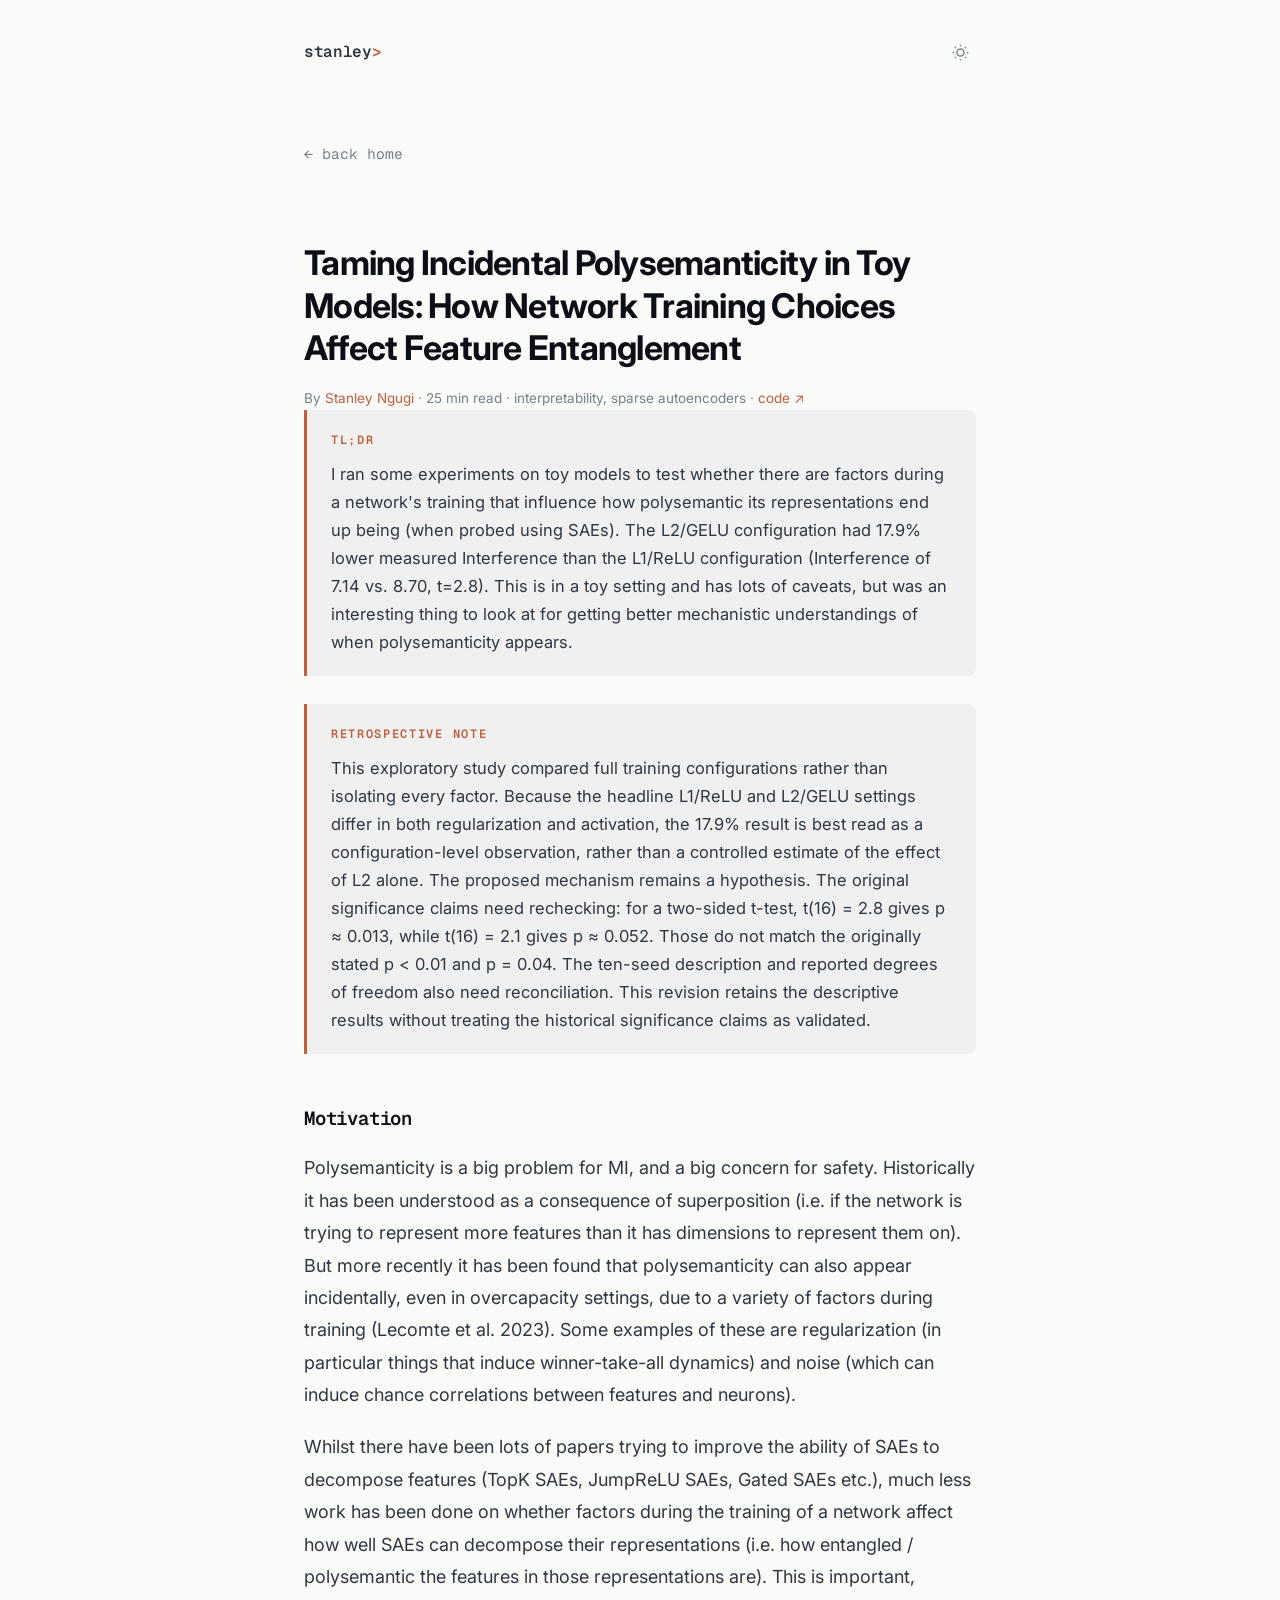
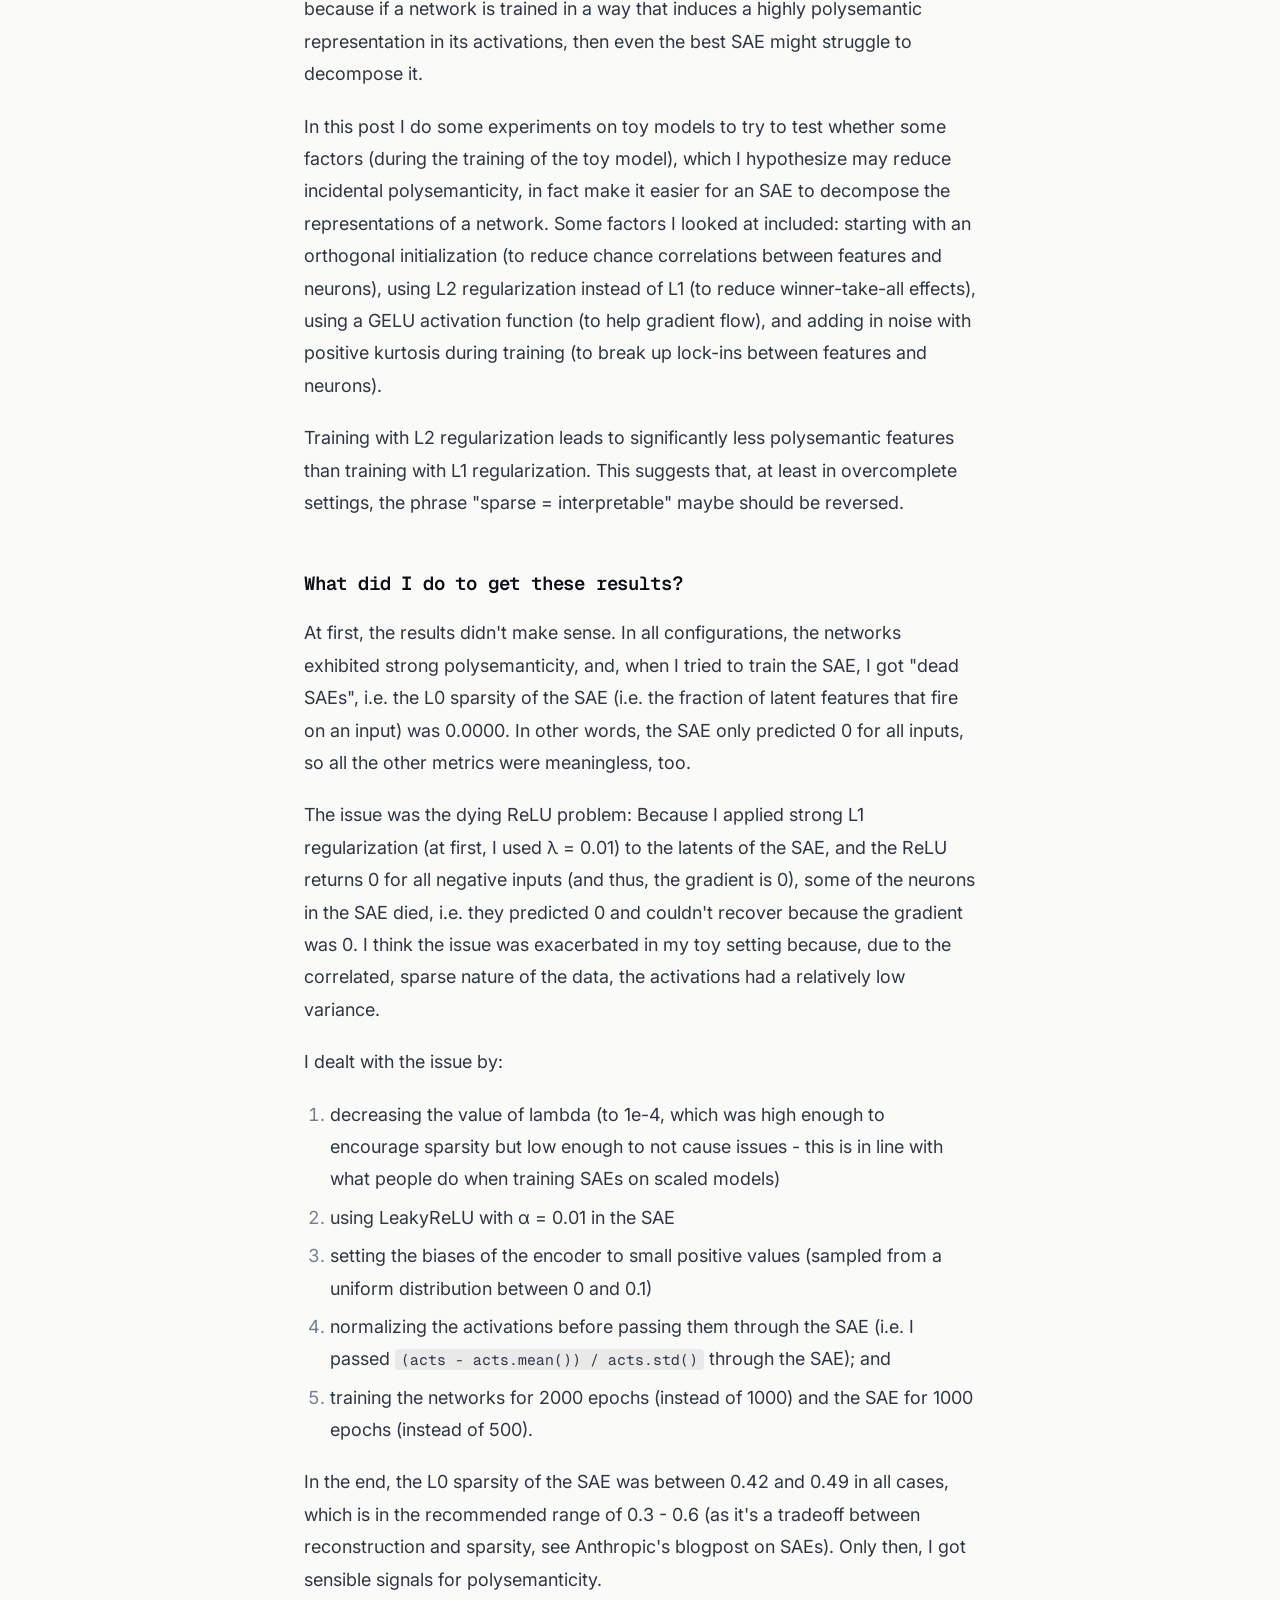
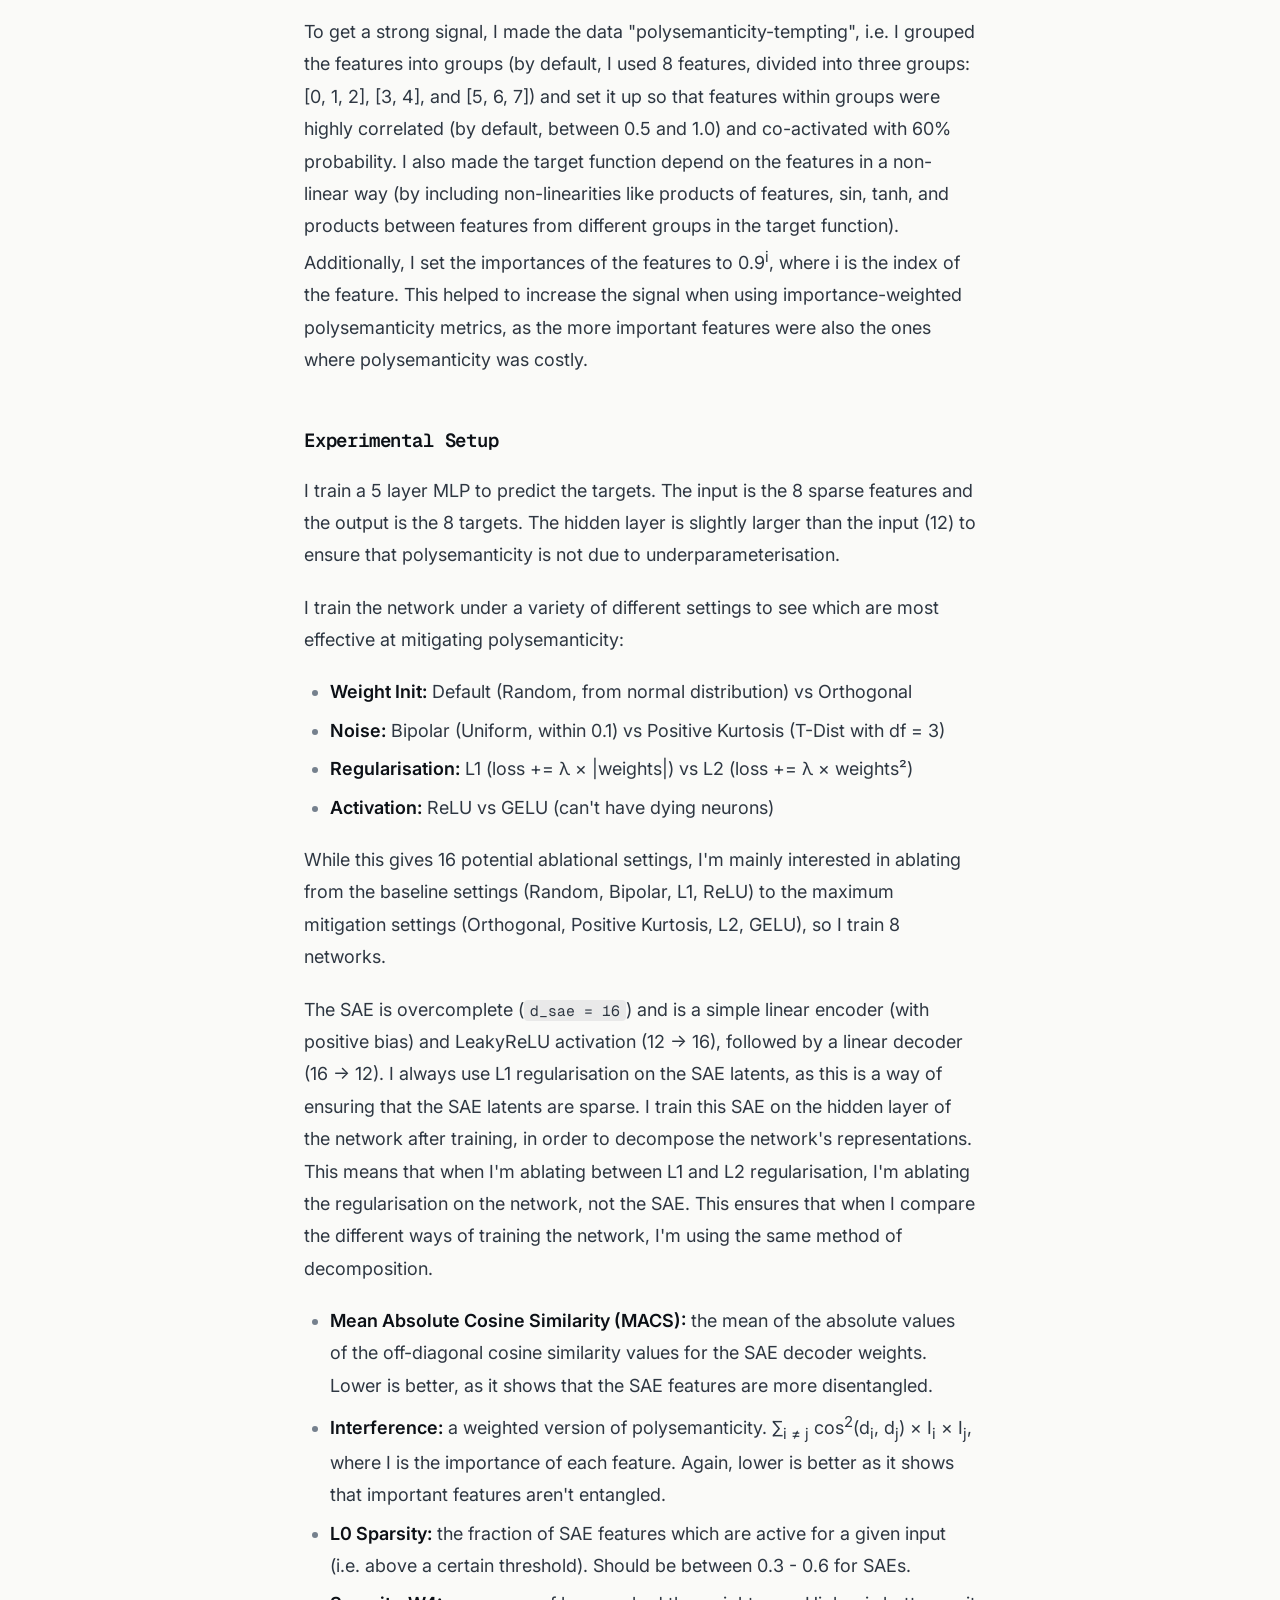
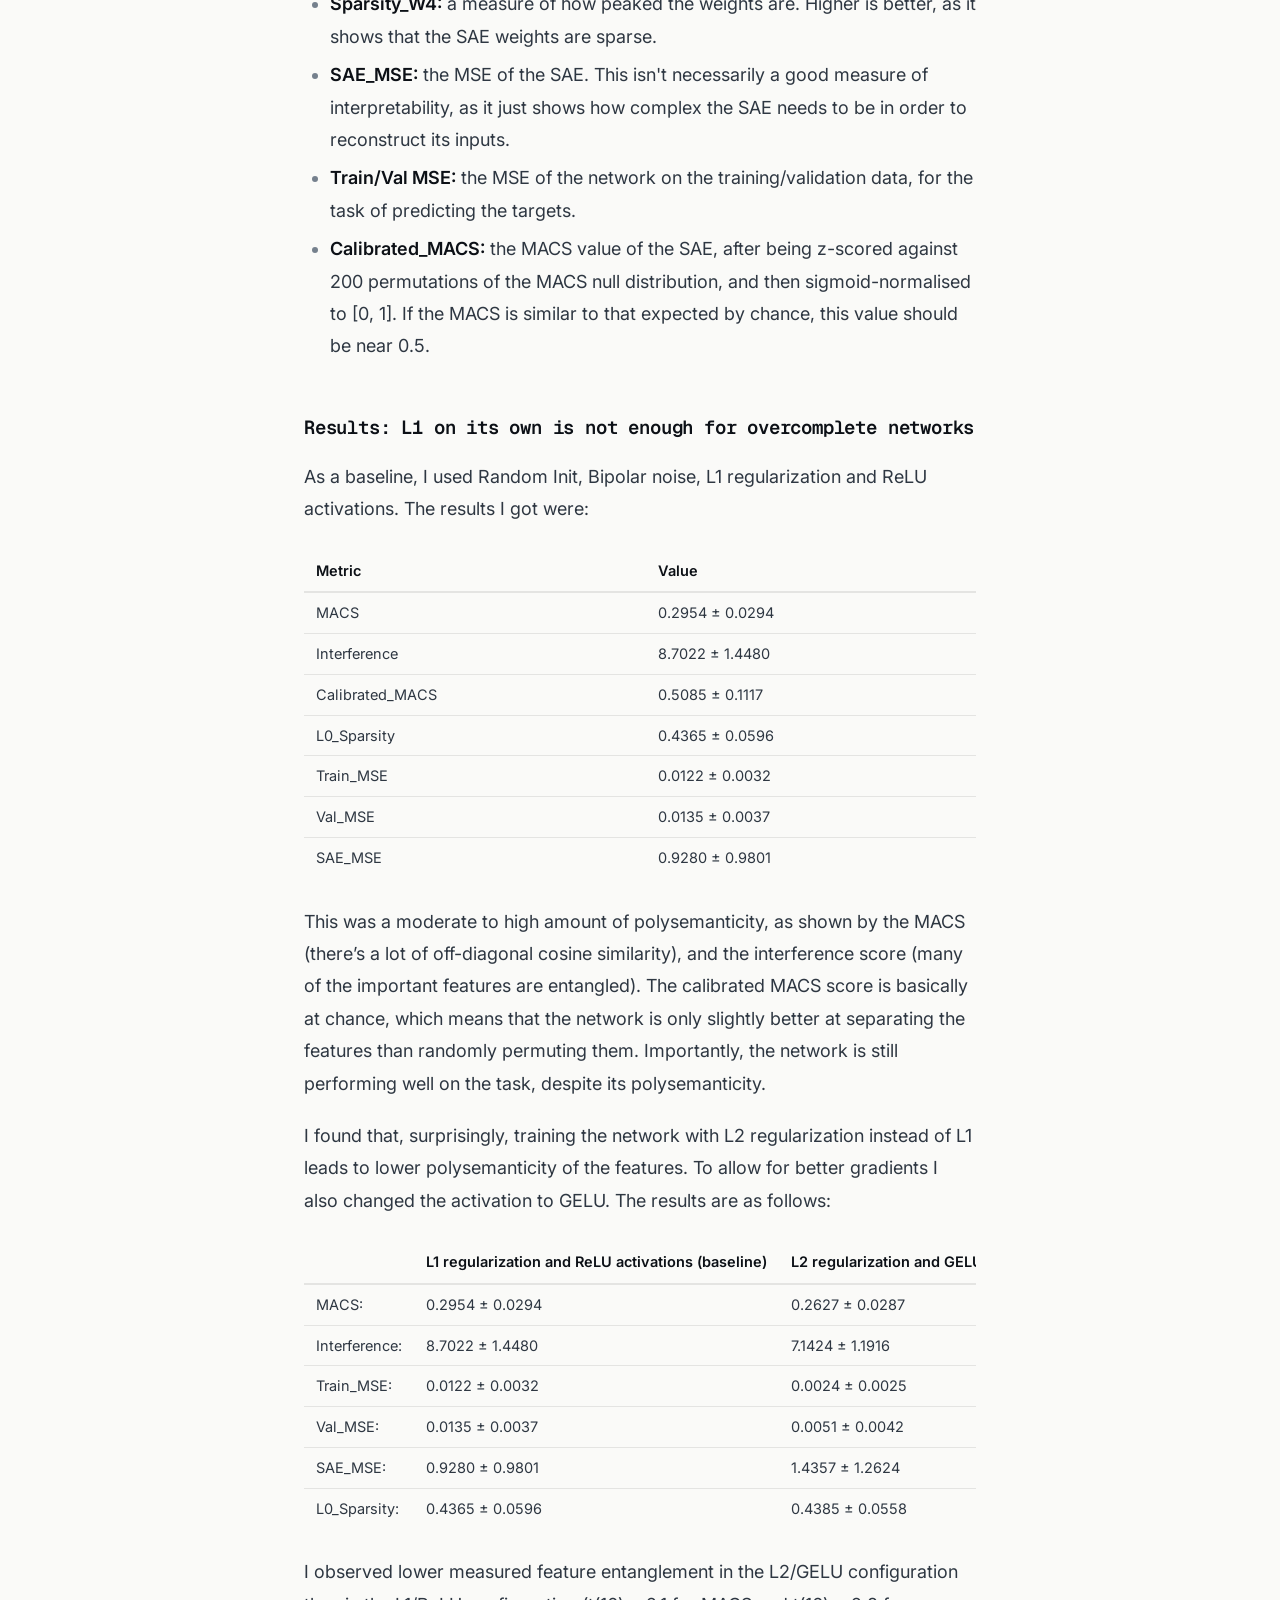
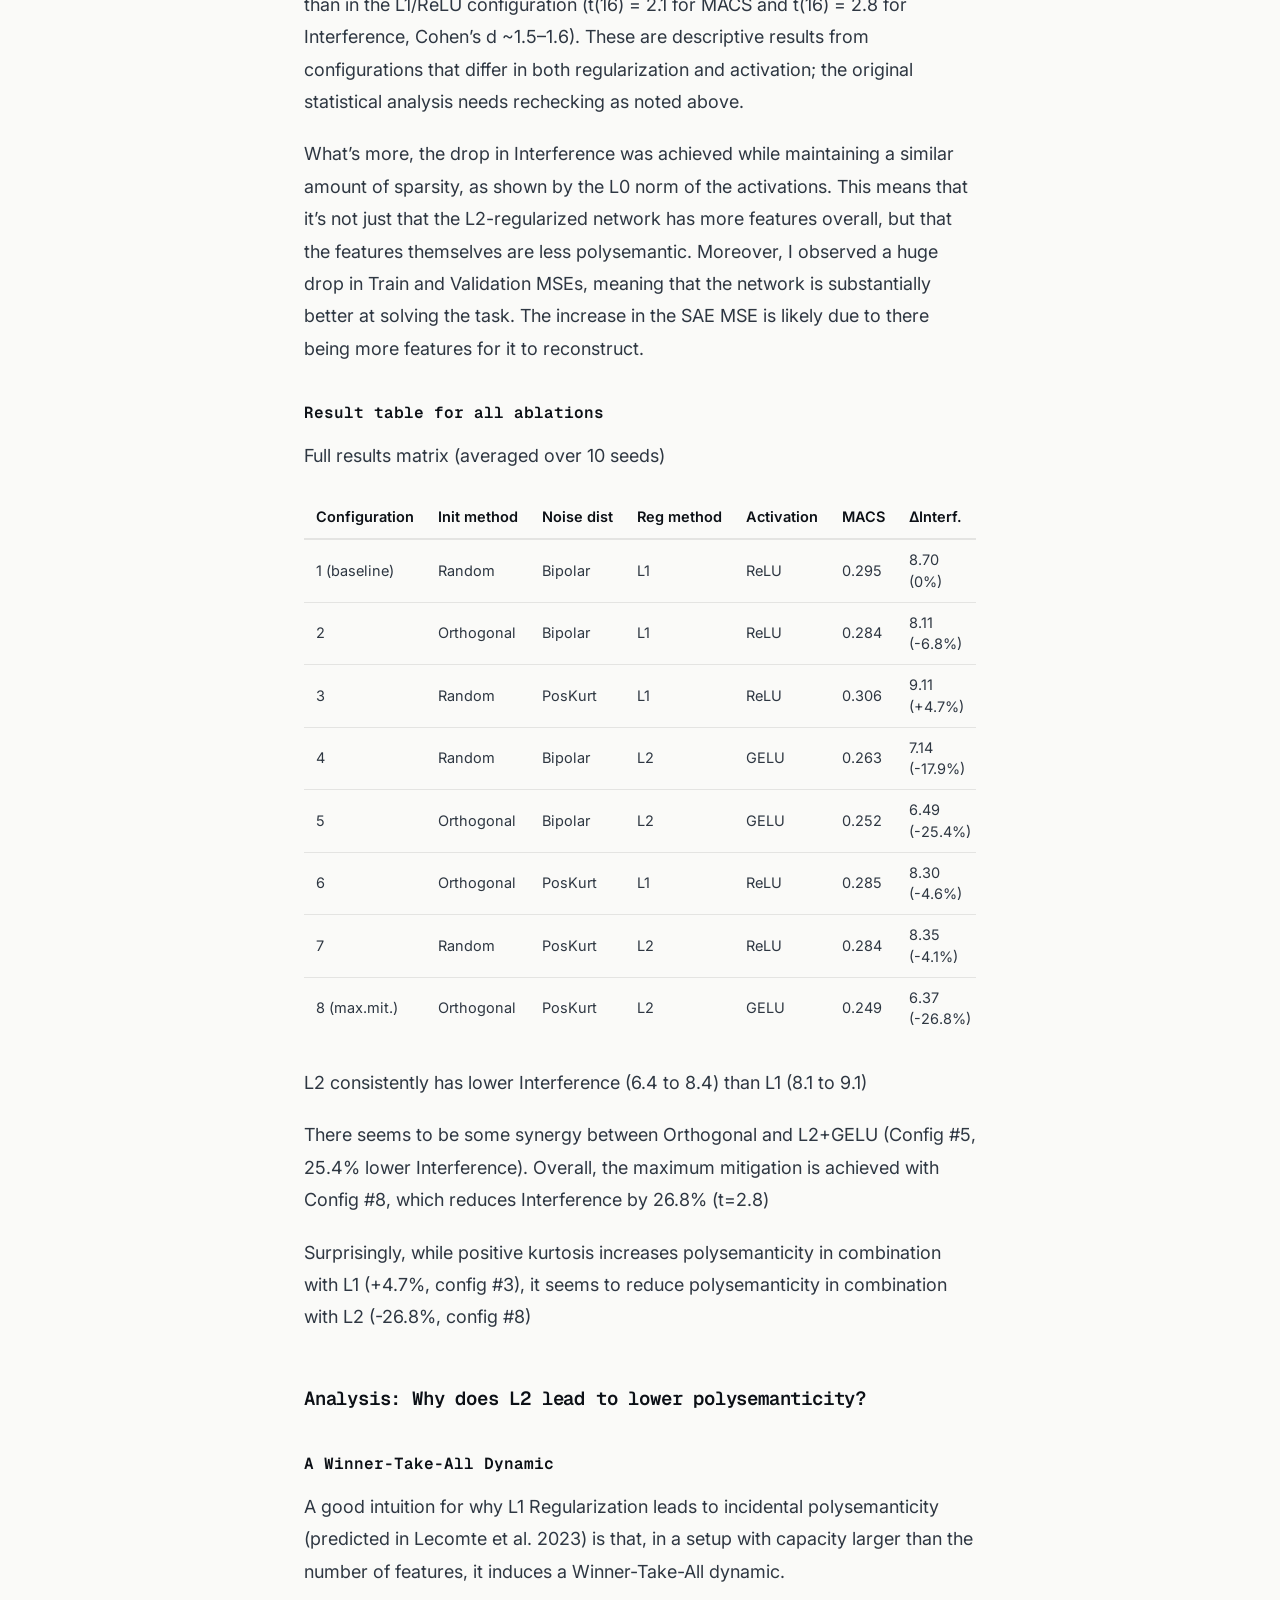
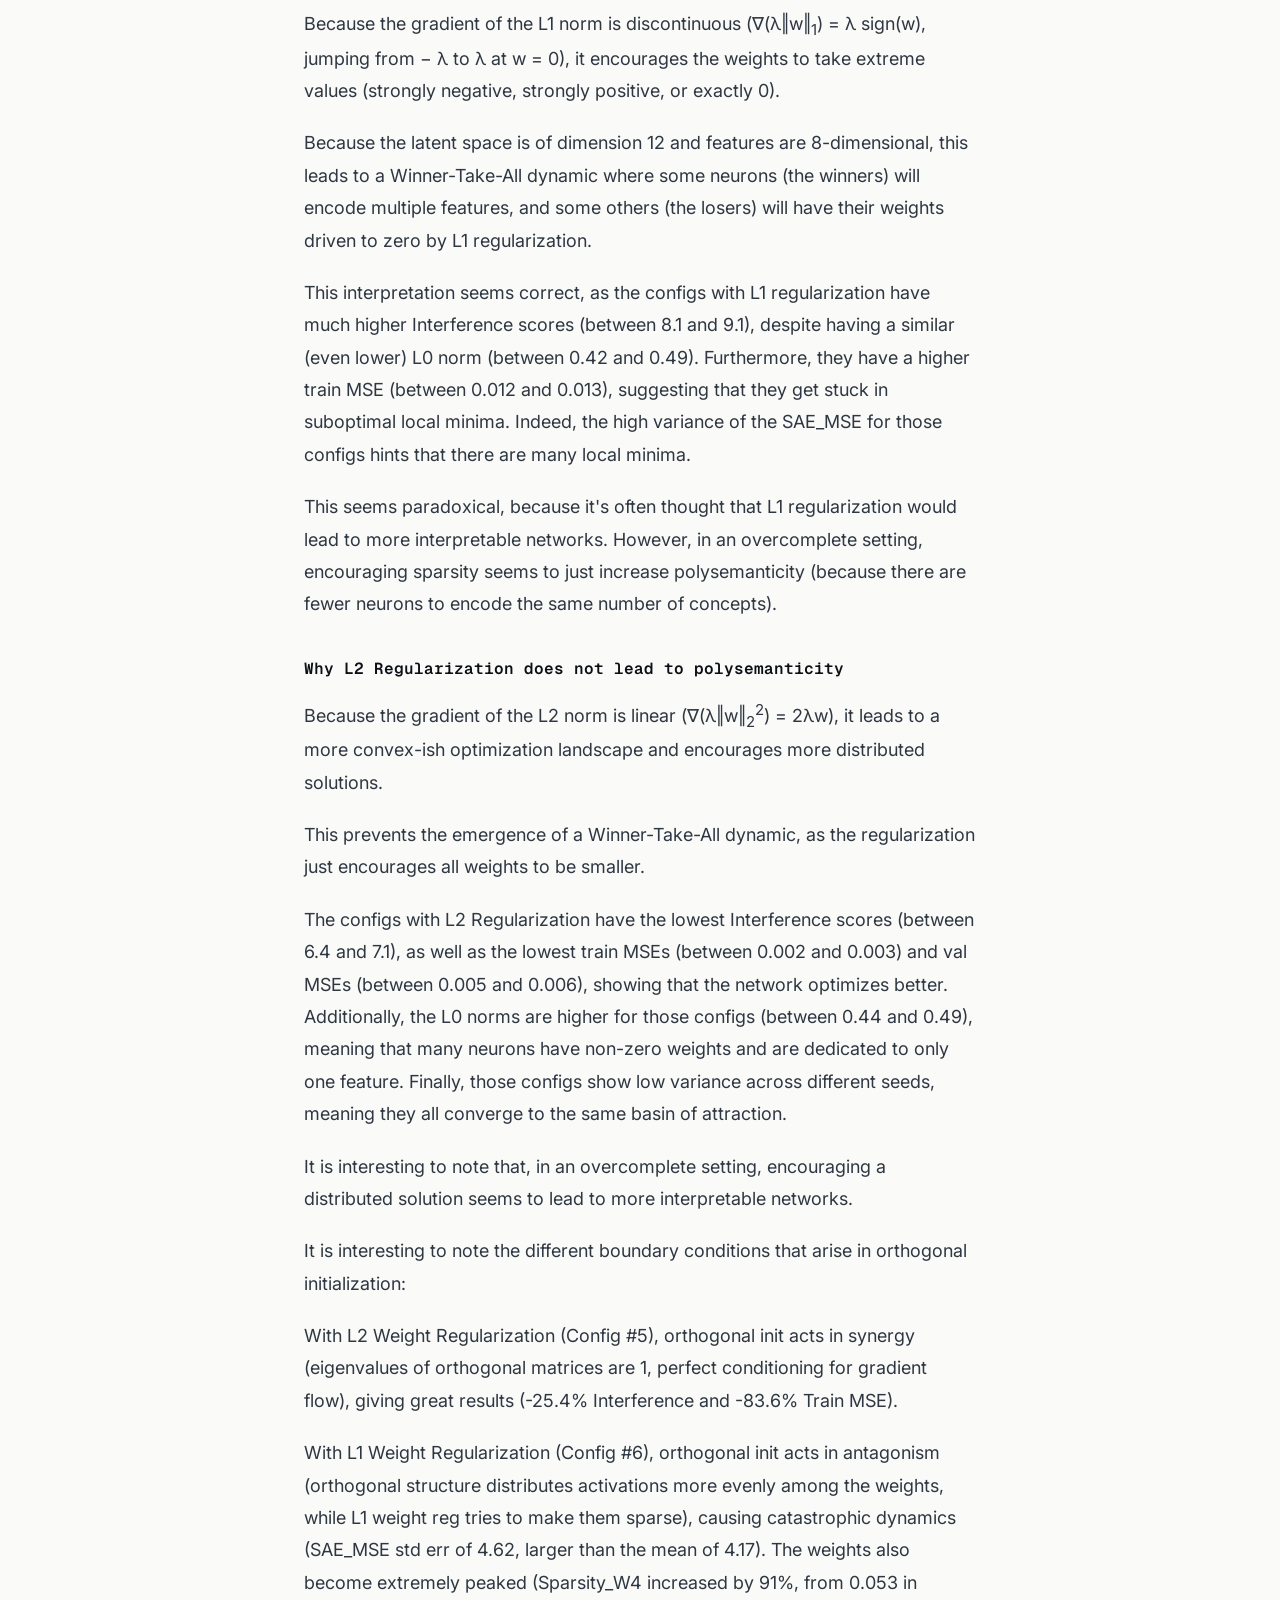
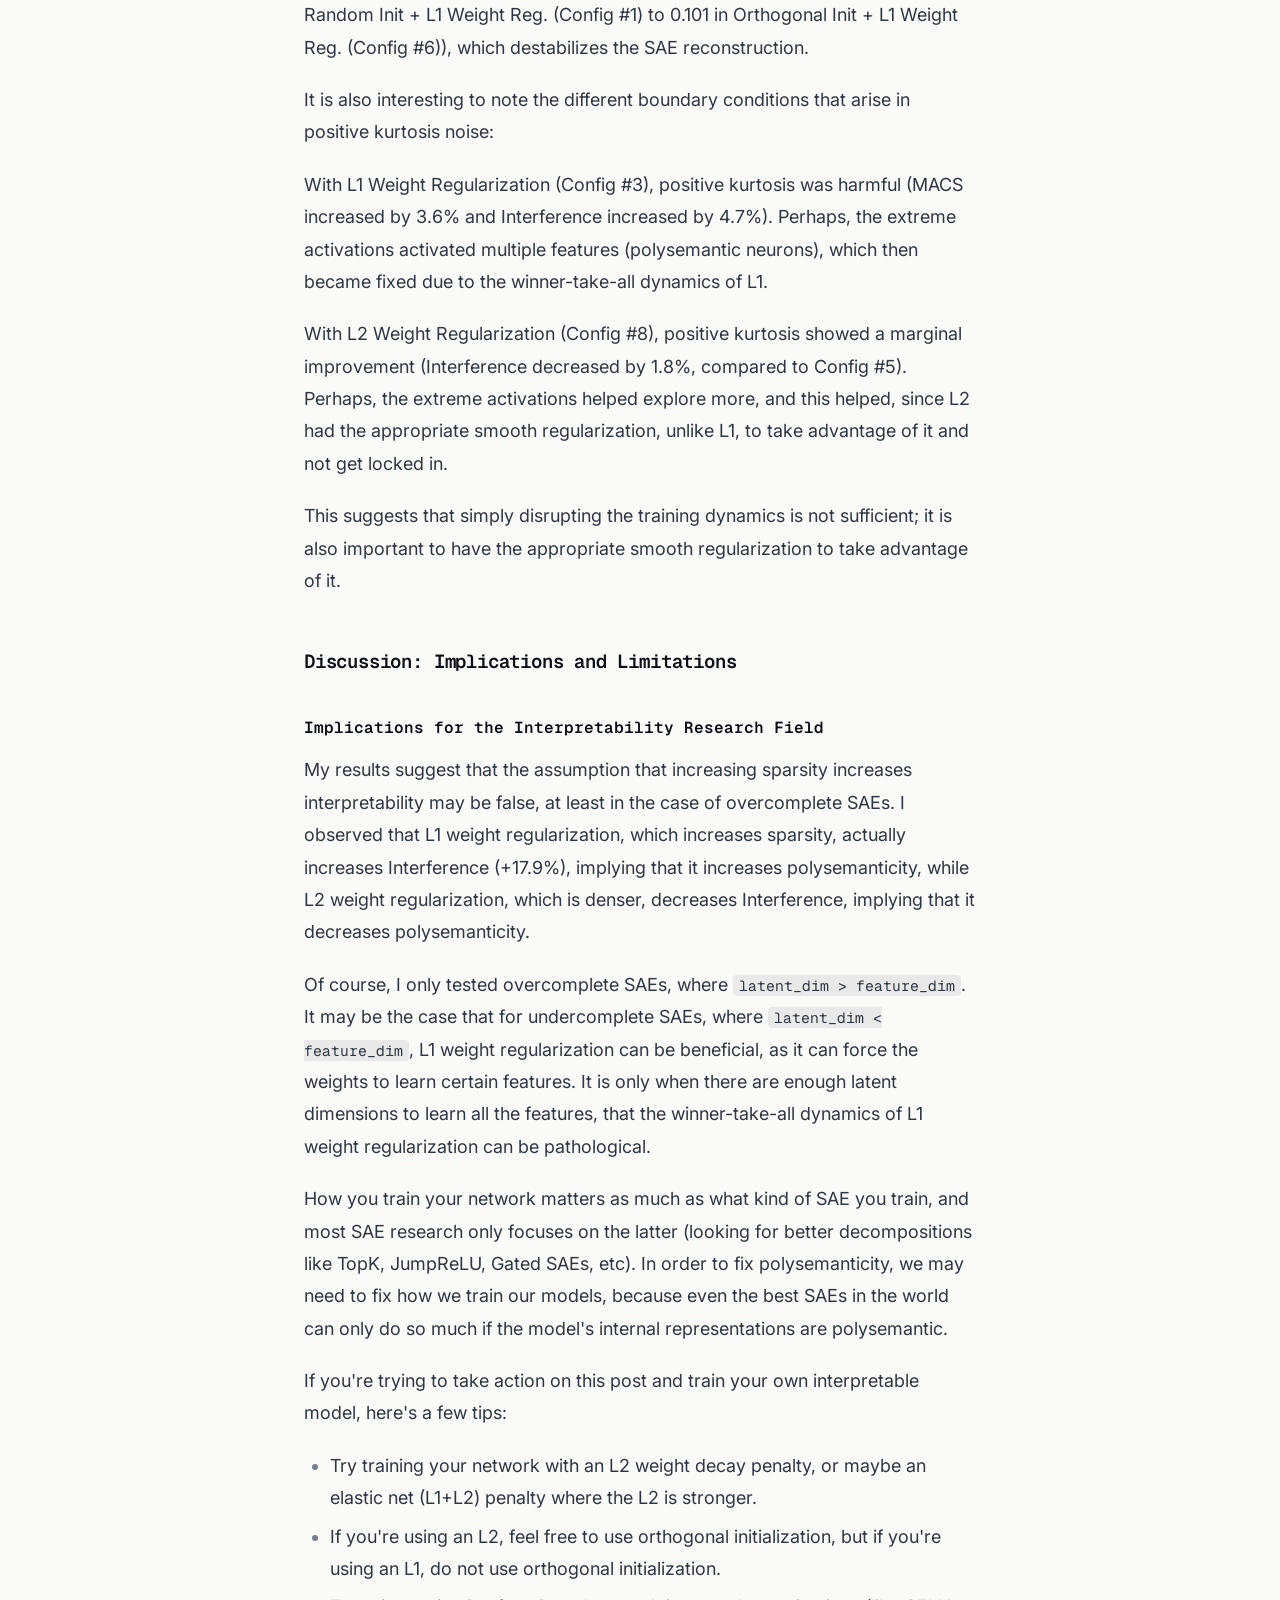
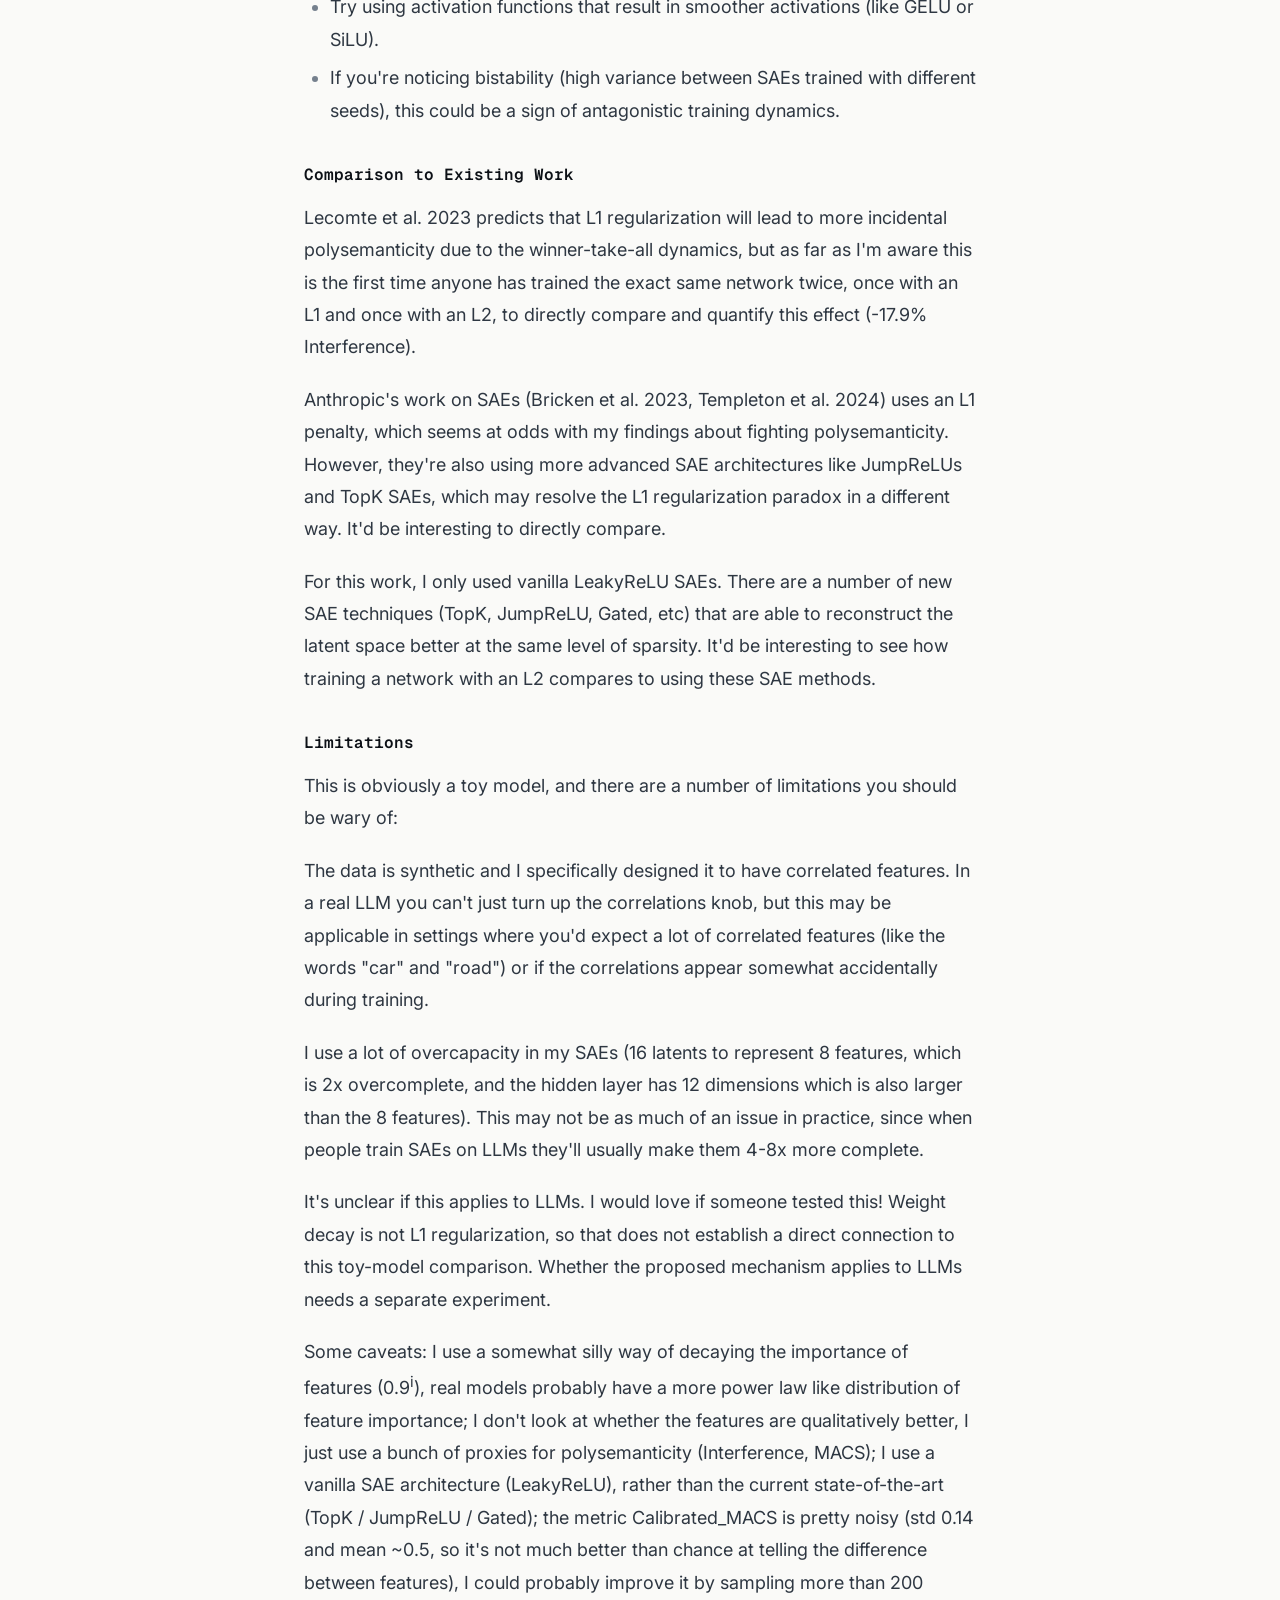
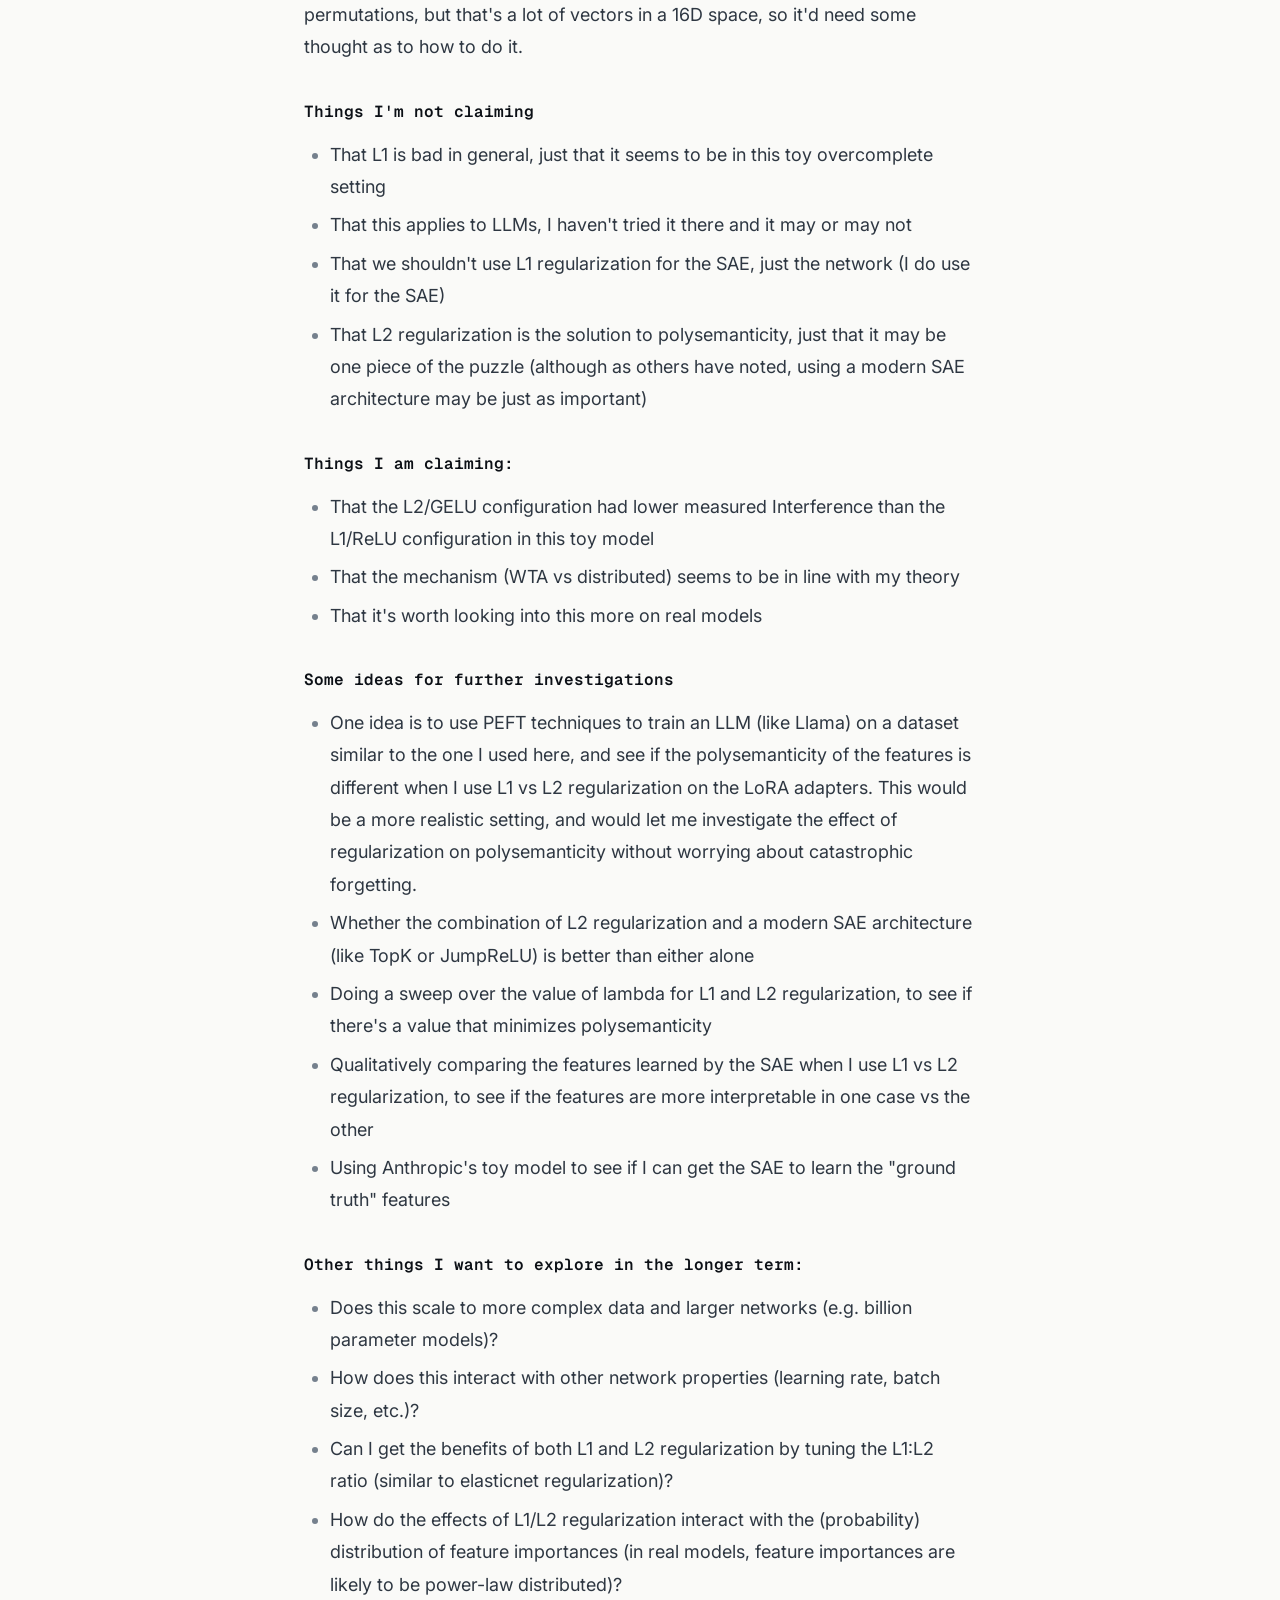
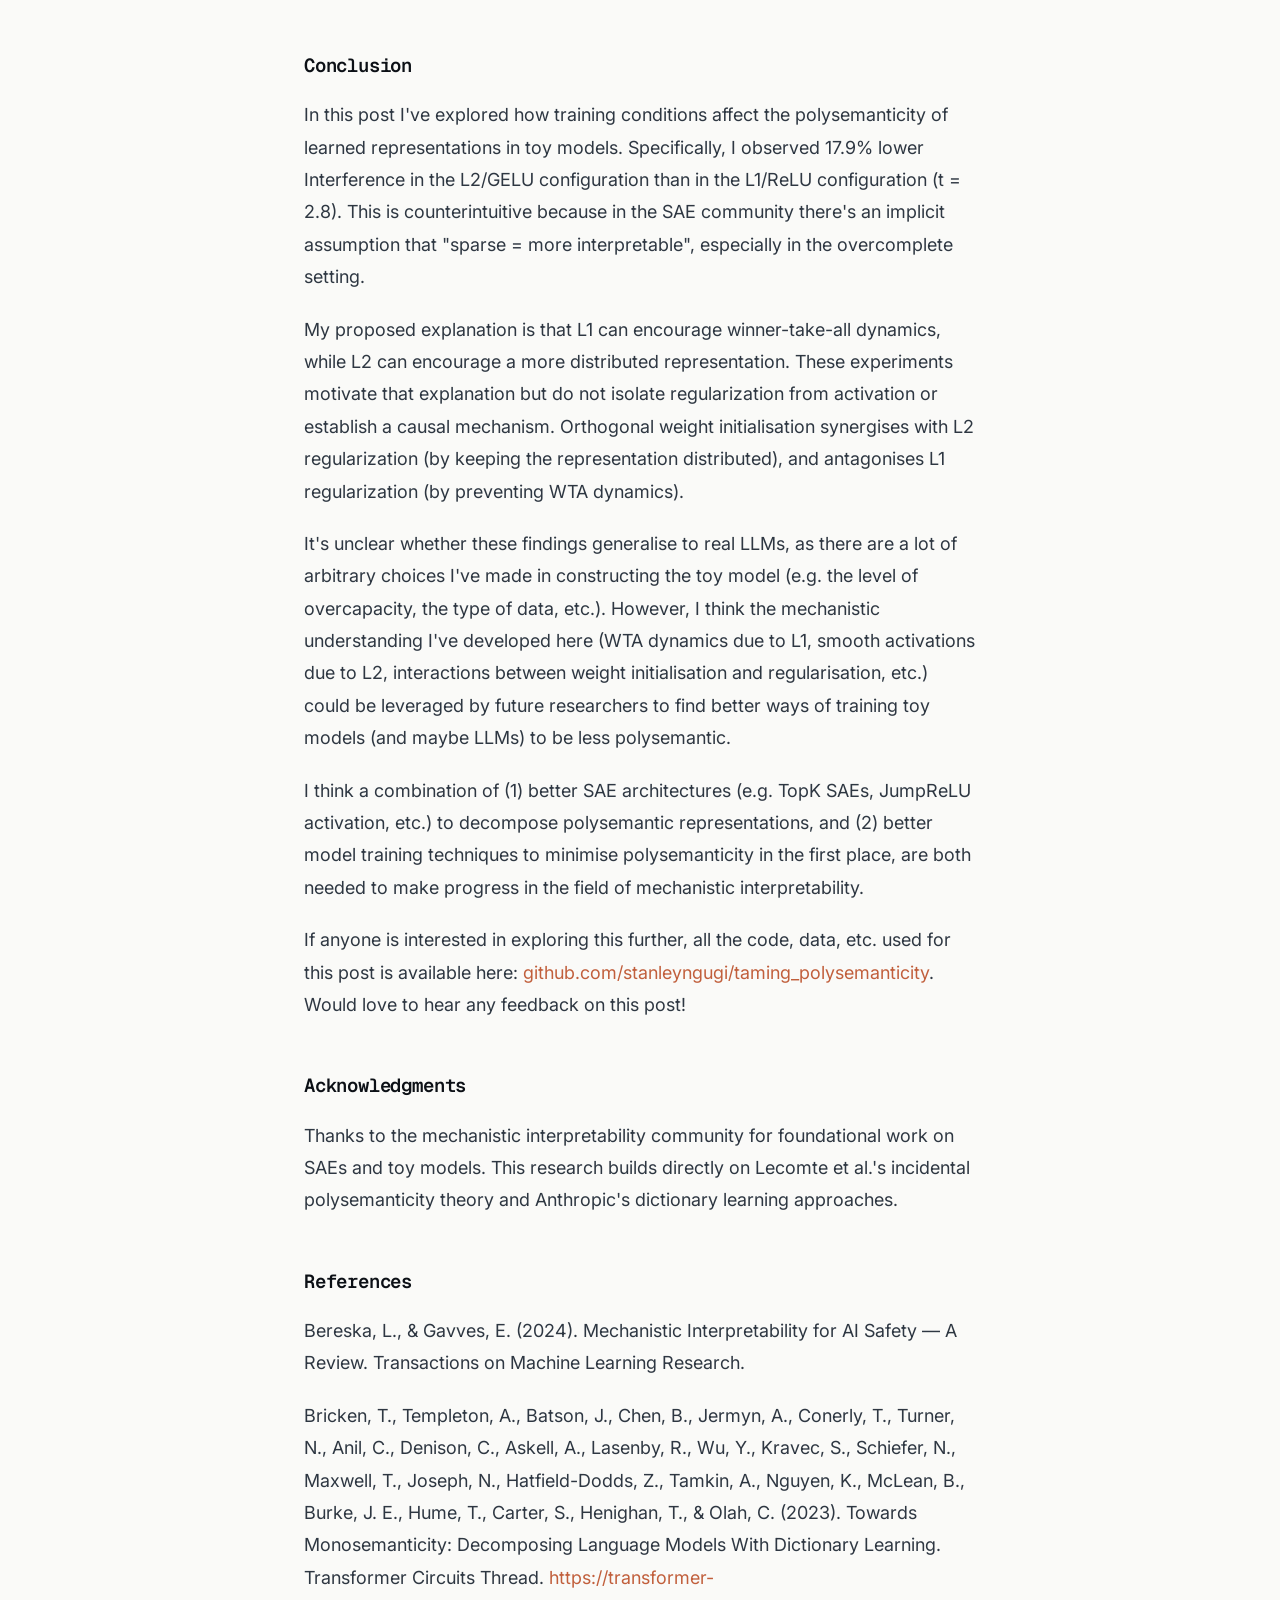
<file: posts/taming_polysemanticity.html>
<!DOCTYPE html>
<html lang="en" data-theme="dark">
<head>
    <meta charset="UTF-8">
    <meta name="viewport" content="width=device-width, initial-scale=1.0">
    <title>Taming Incidental Polysemanticity in Toy Models - Stanley Ngugi</title>
    <meta name="description" content="A toy-model investigation of whether feature entanglement is shaped during model training, with a ten-seed configuration comparison measured using sparse autoencoders.">
    <meta name="author" content="Stanley Ngugi">
    <meta property="og:title" content="Taming Incidental Polysemanticity in Toy Models">
    <meta property="og:description" content="A toy-model investigation of whether feature entanglement is shaped during model training, with a ten-seed configuration comparison measured using sparse autoencoders.">
    <meta property="og:type" content="article">
    <meta property="og:url" content="https://stanleyngugi.netlify.app/posts/taming_polysemanticity">
    <meta property="og:image" content="https://stanleyngugi.netlify.app/og-image.png">
    <meta name="twitter:card" content="summary_large_image">
    <meta name="citation_title" content="Taming Incidental Polysemanticity in Toy Models: How Network Training Choices Affect Feature Entanglement">
    <meta name="citation_author" content="Ngugi, Stanley">
    <meta name="citation_publication_date" content="2025-10-19">
    <meta name="citation_online_date" content="2025-10-19">
    <link rel="icon" href="/favicon.svg" type="image/svg+xml">
    <script>
        (function () {
            try {
                var t = localStorage.getItem('theme');
                if (!t) t = window.matchMedia('(prefers-color-scheme: light)').matches ? 'light' : 'dark';
                document.documentElement.setAttribute('data-theme', t);
            } catch (e) {}
        })();
    </script>
    <link rel="preconnect" href="https://fonts.googleapis.com">
    <link rel="preconnect" href="https://fonts.gstatic.com" crossorigin>
    <link href="https://fonts.googleapis.com/css2?family=Geist+Mono:wght@400;500;600;700&family=Inter:wght@400;500;600;700&display=swap" rel="stylesheet">
    <link rel="stylesheet" href="/styles.css">
<link rel="canonical" href="https://stanleyngugi.netlify.app/posts/taming_polysemanticity">
<script type="application/ld+json">{"@context": "https://schema.org", "@type": "Article", "@id": "https://stanleyngugi.netlify.app/posts/taming_polysemanticity#article", "headline": "Taming Incidental Polysemanticity in Toy Models: How Network Training Choices Affect Feature Entanglement", "description": "A toy-model investigation of whether feature entanglement is shaped during model training, with a ten-seed configuration comparison measured using sparse autoencoders.", "author": {"@type": "Person", "@id": "https://stanleyngugi.netlify.app/#person", "name": "Stanley Ngugi", "url": "https://stanleyngugi.netlify.app/", "sameAs": ["https://github.com/stanleyngugi"]}, "url": "https://stanleyngugi.netlify.app/posts/taming_polysemanticity", "mainEntityOfPage": "https://stanleyngugi.netlify.app/posts/taming_polysemanticity", "datePublished": "2025-10-19", "dateModified": "2026-10-06"}</script>

</head>
<body>
    <div class="container">
        <header>
            <div class="header-inner">
                <a href="/" class="logo">stanley<span>&gt;</span></a>
                <button class="theme-btn" aria-label="Toggle theme">
                    <svg class="moon" viewBox="0 0 24 24" fill="none" stroke="currentColor" stroke-width="2"><path d="M21 12.79A9 9 0 1 1 11.21 3 7 7 0 0 0 21 12.79z"/></svg>
                    <svg class="sun" viewBox="0 0 24 24" fill="none" stroke="currentColor" stroke-width="2"><circle cx="12" cy="12" r="5"/><path d="M12 1v2M12 21v2M4.22 4.22l1.42 1.42M18.36 18.36l1.42 1.42M1 12h2M21 12h2M4.22 19.78l1.42-1.42M18.36 5.64l1.42-1.42"/></svg>
                </button>
            </div>
        </header>

        <main>
            <a href="/" class="back-link">← back home</a>

            <article class="prose">
                <header class="article-header">
                    <h1>Taming Incidental Polysemanticity in Toy Models: How Network Training Choices Affect Feature Entanglement</h1>
                    <div class="entry-date">By <a href="/" rel="author">Stanley Ngugi</a> · 25 min read · interpretability, sparse autoencoders · <a href="https://github.com/stanleyngugi/taming_polysemanticity">code ↗</a></div>
                </header>

<div class="tldr-box"><div class="tldr-label">TL;DR</div><p>I ran some experiments on toy models to test whether there are factors during a network&#39;s training that influence how polysemantic its representations end up being (when probed using SAEs). The L2/GELU configuration had 17.9% lower measured Interference than the L1/ReLU configuration (Interference of 7.14 vs. 8.70, t=2.8). This is in a toy setting and has lots of caveats, but was an interesting thing to look at for getting better mechanistic understandings of when polysemanticity appears.</p>
</div>
<div class="tldr-box"><div class="tldr-label">Retrospective note</div>
<p>This exploratory study compared full training configurations rather than isolating every factor. Because the headline L1/ReLU and L2/GELU settings differ in both regularization and activation, the 17.9% result is best read as a configuration-level observation, rather than a controlled estimate of the effect of L2 alone. The proposed mechanism remains a hypothesis. The original significance claims need rechecking: for a two-sided t-test, t(16) = 2.8 gives p ≈ 0.013, while t(16) = 2.1 gives p ≈ 0.052. Those do not match the originally stated p &lt; 0.01 and p = 0.04. The ten-seed description and reported degrees of freedom also need reconciliation. This revision retains the descriptive results without treating the historical significance claims as validated.</p></div>
<h2>Motivation</h2>
<p>Polysemanticity is a big problem for MI, and a big concern for safety. Historically it has been understood as a consequence of superposition (i.e. if the network is trying to represent more features than it has dimensions to represent them on). But more recently it has been found that polysemanticity can also appear incidentally, even in overcapacity settings, due to a variety of factors during training (Lecomte et al. 2023). Some examples of these are regularization (in particular things that induce winner-take-all dynamics) and noise (which can induce chance correlations between features and neurons).</p>
<p>Whilst there have been lots of papers trying to improve the ability of SAEs to decompose features (TopK SAEs, JumpReLU SAEs, Gated SAEs etc.), much less work has been done on whether factors during the training of a network affect how well SAEs can decompose their representations (i.e. how entangled / polysemantic the features in those representations are). This is important, because if a network is trained in a way that induces a highly polysemantic representation in its activations, then even the best SAE might struggle to decompose it.</p>
<p>In this post I do some experiments on toy models to try to test whether some factors (during the training of the toy model), which I hypothesize may reduce incidental polysemanticity, in fact make it easier for an SAE to decompose the representations of a network. Some factors I looked at included: starting with an orthogonal initialization (to reduce chance correlations between features and neurons), using L2 regularization instead of L1 (to reduce winner-take-all effects), using a GELU activation function (to help gradient flow), and adding in noise with positive kurtosis during training (to break up lock-ins between features and neurons).</p>
<p>Training with L2 regularization leads to significantly less polysemantic features than training with L1 regularization. This suggests that, at least in overcomplete settings, the phrase &quot;sparse = interpretable&quot; maybe should be reversed.</p>
<h2>What did I do to get these results?</h2>
<p>At first, the results didn&#39;t make sense. In all configurations, the networks exhibited strong polysemanticity, and, when I tried to train the SAE, I got &quot;dead SAEs&quot;, i.e. the L0 sparsity of the SAE (i.e. the fraction of latent features that fire on an input) was 0.0000. In other words, the SAE only predicted 0 for all inputs, so all the other metrics were meaningless, too.</p>
<p>The issue was the dying ReLU problem: Because I applied strong L1 regularization (at first, I used λ = 0.01) to the latents of the SAE, and the ReLU returns 0 for all negative inputs (and thus, the gradient is 0), some of the neurons in the SAE died, i.e. they predicted 0 and couldn&#39;t recover because the gradient was 0. I think the issue was exacerbated in my toy setting because, due to the correlated, sparse nature of the data, the activations had a relatively low variance.</p>
<p>I dealt with the issue by:</p>
<ol>
<li>decreasing the value of lambda (to 1e-4, which was high enough to encourage sparsity but low enough to not cause issues - this is in line with what people do when training SAEs on scaled models)</li>
<li>using LeakyReLU with α = 0.01 in the SAE</li>
<li>setting the biases of the encoder to small positive values (sampled from a uniform distribution between 0 and 0.1)</li>
<li>normalizing the activations before passing them through the SAE (i.e. I passed <code>(acts - acts.mean()) / acts.std()</code> through the SAE); and</li>
<li>training the networks for 2000 epochs (instead of 1000) and the SAE for 1000 epochs (instead of 500).</li>
</ol>
<p>In the end, the L0 sparsity of the SAE was between 0.42 and 0.49 in all cases, which is in the recommended range of 0.3 - 0.6 (as it&#39;s a tradeoff between reconstruction and sparsity, see Anthropic&#39;s blogpost on SAEs). Only then, I got sensible signals for polysemanticity.</p>
<p>To get a strong signal, I made the data &quot;polysemanticity-tempting&quot;, i.e. I grouped the features into groups (by default, I used 8 features, divided into three groups: [0, 1, 2], [3, 4], and [5, 6, 7]) and set it up so that features within groups were highly correlated (by default, between 0.5 and 1.0) and co-activated with 60% probability. I also made the target function depend on the features in a non-linear way (by including non-linearities like products of features, sin, tanh, and products between features from different groups in the target function). Additionally, I set the importances of the features to 0.9<sup>i</sup>, where i is the index of the feature. This helped to increase the signal when using importance-weighted polysemanticity metrics, as the more important features were also the ones where polysemanticity was costly.</p>
<h2>Experimental Setup</h2>
<p>I train a 5 layer MLP to predict the targets. The input is the 8 sparse features and the output is the 8 targets. The hidden layer is slightly larger than the input (12) to ensure that polysemanticity is not due to underparameterisation.</p>
<p>I train the network under a variety of different settings to see which are most effective at mitigating polysemanticity:</p>
<ul>
<li><strong>Weight Init:</strong> Default (Random, from normal distribution) vs Orthogonal</li>
<li><strong>Noise:</strong> Bipolar (Uniform, within 0.1) vs Positive Kurtosis (T-Dist with df = 3)</li>
<li><strong>Regularisation:</strong> L1 (loss += λ × |weights|) vs L2 (loss += λ × weights²)</li>
<li><strong>Activation:</strong> ReLU vs GELU (can&#39;t have dying neurons)</li>
</ul>
<p>While this gives 16 potential ablational settings, I&#39;m mainly interested in ablating from the baseline settings (Random, Bipolar, L1, ReLU) to the maximum mitigation settings (Orthogonal, Positive Kurtosis, L2, GELU), so I train 8 networks.</p>
<p>The SAE is overcomplete (<code>d_sae = 16</code>) and is a simple linear encoder (with positive bias) and LeakyReLU activation (12 → 16), followed by a linear decoder (16 → 12). I always use L1 regularisation on the SAE latents, as this is a way of ensuring that the SAE latents are sparse. I train this SAE on the hidden layer of the network after training, in order to decompose the network&#39;s representations. This means that when I&#39;m ablating between L1 and L2 regularisation, I&#39;m ablating the regularisation on the network, not the SAE. This ensures that when I compare the different ways of training the network, I&#39;m using the same method of decomposition.</p>
<ul>
<li><strong>Mean Absolute Cosine Similarity (MACS):</strong> the mean of the absolute values of the off-diagonal cosine similarity values for the SAE decoder weights. Lower is better, as it shows that the SAE features are more disentangled.</li>
<li><strong>Interference:</strong> a weighted version of polysemanticity. ∑<sub>i ≠ j</sub> cos<sup>2</sup>(d<sub>i</sub>, d<sub>j</sub>) × I<sub>i</sub> × I<sub>j</sub>, where I is the importance of each feature. Again, lower is better as it shows that important features aren&#39;t entangled.</li>
<li><strong>L0 Sparsity:</strong> the fraction of SAE features which are active for a given input (i.e. above a certain threshold). Should be between 0.3 - 0.6 for SAEs.</li>
<li><strong>Sparsity_W4:</strong> a measure of how peaked the weights are. Higher is better, as it shows that the SAE weights are sparse.</li>
<li><strong>SAE_MSE:</strong> the MSE of the SAE. This isn&#39;t necessarily a good measure of interpretability, as it just shows how complex the SAE needs to be in order to reconstruct its inputs.</li>
<li><strong>Train/Val MSE:</strong> the MSE of the network on the training/validation data, for the task of predicting the targets.</li>
<li><strong>Calibrated_MACS:</strong> the MACS value of the SAE, after being z-scored against 200 permutations of the MACS null distribution, and then sigmoid-normalised to [0, 1]. If the MACS is similar to that expected by chance, this value should be near 0.5.</li>
</ul>
<h2>Results: L1 on its own is not enough for overcomplete networks</h2>
<p>As a baseline, I used Random Init, Bipolar noise, L1 regularization and ReLU activations. The results I got were:</p>
<div class="table-wrap" role="region" aria-label="Experimental results" tabindex="0"><table>
<thead>
<tr>
<th>Metric</th>
<th>Value</th>
</tr>
</thead>
<tbody><tr>
<td>MACS</td>
<td>0.2954 ± 0.0294</td>
</tr>
<tr>
<td>Interference</td>
<td>8.7022 ± 1.4480</td>
</tr>
<tr>
<td>Calibrated_MACS</td>
<td>0.5085 ± 0.1117</td>
</tr>
<tr>
<td>L0_Sparsity</td>
<td>0.4365 ± 0.0596</td>
</tr>
<tr>
<td>Train_MSE</td>
<td>0.0122 ± 0.0032</td>
</tr>
<tr>
<td>Val_MSE</td>
<td>0.0135 ± 0.0037</td>
</tr>
<tr>
<td>SAE_MSE</td>
<td>0.9280 ± 0.9801</td>
</tr>
</tbody></table></div>
<p>This was a moderate to high amount of polysemanticity, as shown by the MACS (there’s a lot of off-diagonal cosine similarity), and the interference score (many of the important features are entangled). The calibrated MACS score is basically at chance, which means that the network is only slightly better at separating the features than randomly permuting them. Importantly, the network is still performing well on the task, despite its polysemanticity.</p>
<p>I found that, surprisingly, training the network with L2 regularization instead of L1 leads to lower polysemanticity of the features. To allow for better gradients I also changed the activation to GELU. The results are as follows:</p>
<div class="table-wrap" role="region" aria-label="Experimental results" tabindex="0"><table>
<thead>
<tr>
<th></th>
<th>L1 regularization and ReLU activations (baseline)</th>
<th>L2 regularization and GELU activations</th>
<th>Δ %</th>
</tr>
</thead>
<tbody><tr>
<td>MACS:</td>
<td>0.2954 ± 0.0294</td>
<td>0.2627 ± 0.0287</td>
<td>-11.1%</td>
</tr>
<tr>
<td>Interference:</td>
<td>8.7022 ± 1.4480</td>
<td>7.1424 ± 1.1916</td>
<td>-17.9%</td>
</tr>
<tr>
<td>Train_MSE:</td>
<td>0.0122 ± 0.0032</td>
<td>0.0024 ± 0.0025</td>
<td>-80.3%</td>
</tr>
<tr>
<td>Val_MSE:</td>
<td>0.0135 ± 0.0037</td>
<td>0.0051 ± 0.0042</td>
<td>-62.2%</td>
</tr>
<tr>
<td>SAE_MSE:</td>
<td>0.9280 ± 0.9801</td>
<td>1.4357 ± 1.2624</td>
<td>+54.8%</td>
</tr>
<tr>
<td>L0_Sparsity:</td>
<td>0.4365 ± 0.0596</td>
<td>0.4385 ± 0.0558</td>
<td>+0.5%</td>
</tr>
</tbody></table></div>
<p>I observed lower measured feature entanglement in the L2/GELU configuration than in the L1/ReLU configuration (t(16) = 2.1 for MACS and t(16) = 2.8 for Interference, Cohen’s d ~1.5–1.6). These are descriptive results from configurations that differ in both regularization and activation; the original statistical analysis needs rechecking as noted above.</p>
<p>What’s more, the drop in Interference was achieved while maintaining a similar amount of sparsity, as shown by the L0 norm of the activations. This means that it’s not just that the L2-regularized network has more features overall, but that the features themselves are less polysemantic. Moreover, I observed a huge drop in Train and Validation MSEs, meaning that the network is substantially better at solving the task. The increase in the SAE MSE is likely due to there being more features for it to reconstruct.</p>

<h3>Result table for all ablations</h3>
<p>Full results matrix (averaged over 10 seeds)</p>
<div class="table-wrap" role="region" aria-label="Experimental results" tabindex="0"><table>
<thead>
<tr>
<th>Configuration</th>
<th>Init method</th>
<th>Noise dist</th>
<th>Reg method</th>
<th>Activation</th>
<th>MACS</th>
<th>ΔInterf.</th>
<th>Train MSE</th>
<th>Val MSE</th>
<th>L0</th>
</tr>
</thead>
<tbody><tr>
<td>1 (baseline)</td>
<td>Random</td>
<td>Bipolar</td>
<td>L1</td>
<td>ReLU</td>
<td>0.295</td>
<td>8.70 (0%)</td>
<td>0.0122</td>
<td>0.0135</td>
<td>0.437</td>
</tr>
<tr>
<td>2</td>
<td>Orthogonal</td>
<td>Bipolar</td>
<td>L1</td>
<td>ReLU</td>
<td>0.284</td>
<td>8.11 (-6.8%)</td>
<td>0.0044</td>
<td>0.0078</td>
<td>0.439</td>
</tr>
<tr>
<td>3</td>
<td>Random</td>
<td>PosKurt</td>
<td>L1</td>
<td>ReLU</td>
<td>0.306</td>
<td>9.11 (+4.7%)</td>
<td>0.0133</td>
<td>0.0152</td>
<td>0.416</td>
</tr>
<tr>
<td>4</td>
<td>Random</td>
<td>Bipolar</td>
<td>L2</td>
<td>GELU</td>
<td>0.263</td>
<td>7.14 (-17.9%)</td>
<td>0.0024</td>
<td>0.0051</td>
<td>0.439</td>
</tr>
<tr>
<td>5</td>
<td>Orthogonal</td>
<td>Bipolar</td>
<td>L2</td>
<td>GELU</td>
<td>0.252</td>
<td>6.49 (-25.4%)</td>
<td>0.0020</td>
<td>0.0046</td>
<td>0.453</td>
</tr>
<tr>
<td>6</td>
<td>Orthogonal</td>
<td>PosKurt</td>
<td>L1</td>
<td>ReLU</td>
<td>0.285</td>
<td>8.30 (-4.6%)</td>
<td>0.0045</td>
<td>0.0076</td>
<td>0.452</td>
</tr>
<tr>
<td>7</td>
<td>Random</td>
<td>PosKurt</td>
<td>L2</td>
<td>ReLU</td>
<td>0.284</td>
<td>8.35 (-4.1%)</td>
<td>0.0032</td>
<td>0.0058</td>
<td>0.491</td>
</tr>
<tr>
<td>8 (max.mit.)</td>
<td>Orthogonal</td>
<td>PosKurt</td>
<td>L2</td>
<td>GELU</td>
<td>0.249</td>
<td>6.37 (-26.8%)</td>
<td>0.0021</td>
<td>0.0048</td>
<td>0.454</td>
</tr>
</tbody></table></div>
<p>L2 consistently has lower Interference (6.4 to 8.4) than L1 (8.1 to 9.1)</p>
<p>There seems to be some synergy between Orthogonal and L2+GELU (Config #5, 25.4% lower Interference). Overall, the maximum mitigation is achieved with Config #8, which reduces Interference by 26.8% (t=2.8)</p>
<p>Surprisingly, while positive kurtosis increases polysemanticity in combination with L1 (+4.7%, config #3), it seems to reduce polysemanticity in combination with L2 (-26.8%, config #8)</p>

<h2>Analysis: Why does L2 lead to lower polysemanticity?</h2>
<h3>A Winner-Take-All Dynamic</h3>
<p>A good intuition for why L1 Regularization leads to incidental polysemanticity (predicted in Lecomte et al. 2023) is that, in a setup with capacity larger than the number of features, it induces a Winner-Take-All dynamic.</p>
<p>Because the gradient of the L1 norm is discontinuous (∇(λ‖w‖<sub>1</sub>) = λ sign(w), jumping from − λ to λ at w = 0), it encourages the weights to take extreme values (strongly negative, strongly positive, or exactly 0).</p>
<p>Because the latent space is of dimension 12 and features are 8-dimensional, this leads to a Winner-Take-All dynamic where some neurons (the winners) will encode multiple features, and some others (the losers) will have their weights driven to zero by L1 regularization.</p>
<p>This interpretation seems correct, as the configs with L1 regularization have much higher Interference scores (between 8.1 and 9.1), despite having a similar (even lower) L0 norm (between 0.42 and 0.49). Furthermore, they have a higher train MSE (between 0.012 and 0.013), suggesting that they get stuck in suboptimal local minima. Indeed, the high variance of the SAE_MSE for those configs hints that there are many local minima.</p>
<p>This seems paradoxical, because it&#39;s often thought that L1 regularization would lead to more interpretable networks. However, in an overcomplete setting, encouraging sparsity seems to just increase polysemanticity (because there are fewer neurons to encode the same number of concepts).</p>
<h3>Why L2 Regularization does not lead to polysemanticity</h3>
<p>Because the gradient of the L2 norm is linear (∇(λ‖w‖<sub>2</sub><sup>2</sup>) = 2λw), it leads to a more convex-ish optimization landscape and encourages more distributed solutions.</p>
<p>This prevents the emergence of a Winner-Take-All dynamic, as the regularization just encourages all weights to be smaller.</p>
<p>The configs with L2 Regularization have the lowest Interference scores (between 6.4 and 7.1), as well as the lowest train MSEs (between 0.002 and 0.003) and val MSEs (between 0.005 and 0.006), showing that the network optimizes better. Additionally, the L0 norms are higher for those configs (between 0.44 and 0.49), meaning that many neurons have non-zero weights and are dedicated to only one feature. Finally, those configs show low variance across different seeds, meaning they all converge to the same basin of attraction.</p>
<p>It is interesting to note that, in an overcomplete setting, encouraging a distributed solution seems to lead to more interpretable networks.</p>
<p>It is interesting to note the different boundary conditions that arise in orthogonal initialization:</p>
<p>With L2 Weight Regularization (Config #5), orthogonal init acts in synergy (eigenvalues of orthogonal matrices are 1, perfect conditioning for gradient flow), giving great results (-25.4% Interference and -83.6% Train MSE).</p>
<p>With L1 Weight Regularization (Config #6), orthogonal init acts in antagonism (orthogonal structure distributes activations more evenly among the weights, while L1 weight reg tries to make them sparse), causing catastrophic dynamics (SAE_MSE std err of 4.62, larger than the mean of 4.17). The weights also become extremely peaked (Sparsity_W4 increased by 91%, from 0.053 in Random Init + L1 Weight Reg. (Config #1) to 0.101 in Orthogonal Init + L1 Weight Reg. (Config #6)), which destabilizes the SAE reconstruction.</p>
<p>It is also interesting to note the different boundary conditions that arise in positive kurtosis noise:</p>
<p>With L1 Weight Regularization (Config #3), positive kurtosis was harmful (MACS increased by 3.6% and Interference increased by 4.7%). Perhaps, the extreme activations activated multiple features (polysemantic neurons), which then became fixed due to the winner-take-all dynamics of L1.</p>
<p>With L2 Weight Regularization (Config #8), positive kurtosis showed a marginal improvement (Interference decreased by 1.8%, compared to Config #5). Perhaps, the extreme activations helped explore more, and this helped, since L2 had the appropriate smooth regularization, unlike L1, to take advantage of it and not get locked in.</p>
<p>This suggests that simply disrupting the training dynamics is not sufficient; it is also important to have the appropriate smooth regularization to take advantage of it.</p>
<h2>Discussion: Implications and Limitations</h2>
<h3>Implications for the Interpretability Research Field</h3>
<p>My results suggest that the assumption that increasing sparsity increases interpretability may be false, at least in the case of overcomplete SAEs. I observed that L1 weight regularization, which increases sparsity, actually increases Interference (+17.9%), implying that it increases polysemanticity, while L2 weight regularization, which is denser, decreases Interference, implying that it decreases polysemanticity.</p>
<p>Of course, I only tested overcomplete SAEs, where <code>latent_dim &gt; feature_dim</code>. It may be the case that for undercomplete SAEs, where <code>latent_dim &lt; feature_dim</code>, L1 weight regularization can be beneficial, as it can force the weights to learn certain features. It is only when there are enough latent dimensions to learn all the features, that the winner-take-all dynamics of L1 weight regularization can be pathological.</p>
<p>How you train your network matters as much as what kind of SAE you train, and most SAE research only focuses on the latter (looking for better decompositions like TopK, JumpReLU, Gated SAEs, etc). In order to fix polysemanticity, we may need to fix how we train our models, because even the best SAEs in the world can only do so much if the model&#39;s internal representations are polysemantic.</p>
<p>If you&#39;re trying to take action on this post and train your own interpretable model, here&#39;s a few tips:</p>
<ul>
<li>Try training your network with an L2 weight decay penalty, or maybe an elastic net (L1+L2) penalty where the L2 is stronger.</li>
<li>If you&#39;re using an L2, feel free to use orthogonal initialization, but if you&#39;re using an L1, do not use orthogonal initialization.</li>
<li>Try using activation functions that result in smoother activations (like GELU or SiLU).</li>
<li>If you&#39;re noticing bistability (high variance between SAEs trained with different seeds), this could be a sign of antagonistic training dynamics.</li>
</ul>
<h3>Comparison to Existing Work</h3>
<p>Lecomte et al. 2023 predicts that L1 regularization will lead to more incidental polysemanticity due to the winner-take-all dynamics, but as far as I&#39;m aware this is the first time anyone has trained the exact same network twice, once with an L1 and once with an L2, to directly compare and quantify this effect (-17.9% Interference).</p>
<p>Anthropic&#39;s work on SAEs (Bricken et al. 2023, Templeton et al. 2024) uses an L1 penalty, which seems at odds with my findings about fighting polysemanticity. However, they&#39;re also using more advanced SAE architectures like JumpReLUs and TopK SAEs, which may resolve the L1 regularization paradox in a different way. It&#39;d be interesting to directly compare.</p>
<p>For this work, I only used vanilla LeakyReLU SAEs. There are a number of new SAE techniques (TopK, JumpReLU, Gated, etc) that are able to reconstruct the latent space better at the same level of sparsity. It&#39;d be interesting to see how training a network with an L2 compares to using these SAE methods.</p>
<h3>Limitations</h3>
<p>This is obviously a toy model, and there are a number of limitations you should be wary of:</p>
<p>The data is synthetic and I specifically designed it to have correlated features. In a real LLM you can&#39;t just turn up the correlations knob, but this may be applicable in settings where you&#39;d expect a lot of correlated features (like the words &quot;car&quot; and &quot;road&quot;) or if the correlations appear somewhat accidentally during training.</p>
<p>I use a lot of overcapacity in my SAEs (16 latents to represent 8 features, which is 2x overcomplete, and the hidden layer has 12 dimensions which is also larger than the 8 features). This may not be as much of an issue in practice, since when people train SAEs on LLMs they&#39;ll usually make them 4-8x more complete.</p>
<p>It&#39;s unclear if this applies to LLMs. I would love if someone tested this! Weight decay is not L1 regularization, so that does not establish a direct connection to this toy-model comparison. Whether the proposed mechanism applies to LLMs needs a separate experiment.</p>
<p>Some caveats: I use a somewhat silly way of decaying the importance of features (0.9<sup>i</sup>), real models probably have a more power law like distribution of feature importance; I don&#39;t look at whether the features are qualitatively better, I just use a bunch of proxies for polysemanticity (Interference, MACS); I use a vanilla SAE architecture (LeakyReLU), rather than the current state-of-the-art (TopK / JumpReLU / Gated); the metric Calibrated_MACS is pretty noisy (std 0.14 and mean ~0.5, so it&#39;s not much better than chance at telling the difference between features), I could probably improve it by sampling more than 200 permutations, but that&#39;s a lot of vectors in a 16D space, so it&#39;d need some thought as to how to do it.</p>
<h3>Things I&#39;m not claiming</h3>
<ul>
<li>That L1 is bad in general, just that it seems to be in this toy overcomplete setting</li>
<li>That this applies to LLMs, I haven&#39;t tried it there and it may or may not</li>
<li>That we shouldn&#39;t use L1 regularization for the SAE, just the network (I do use it for the SAE)</li>
<li>That L2 regularization is the solution to polysemanticity, just that it may be one piece of the puzzle (although as others have noted, using a modern SAE architecture may be just as important)</li>
</ul>
<h3>Things I am claiming:</h3>
<ul>
<li>That the L2/GELU configuration had lower measured Interference than the L1/ReLU configuration in this toy model</li>
<li>That the mechanism (WTA vs distributed) seems to be in line with my theory</li>
<li>That it&#39;s worth looking into this more on real models</li>
</ul>
<h3>Some ideas for further investigations</h3>
<ul>
<li>One idea is to use PEFT techniques to train an LLM (like Llama) on a dataset similar to the one I used here, and see if the polysemanticity of the features is different when I use L1 vs L2 regularization on the LoRA adapters. This would be a more realistic setting, and would let me investigate the effect of regularization on polysemanticity without worrying about catastrophic forgetting.</li>
<li>Whether the combination of L2 regularization and a modern SAE architecture (like TopK or JumpReLU) is better than either alone</li>
<li>Doing a sweep over the value of lambda for L1 and L2 regularization, to see if there&#39;s a value that minimizes polysemanticity</li>
<li>Qualitatively comparing the features learned by the SAE when I use L1 vs L2 regularization, to see if the features are more interpretable in one case vs the other</li>
<li>Using Anthropic&#39;s toy model to see if I can get the SAE to learn the &quot;ground truth&quot; features</li>
</ul>
<h3>Other things I want to explore in the longer term:</h3>
<ul>
<li>Does this scale to more complex data and larger networks (e.g. billion parameter models)?</li>
<li>How does this interact with other network properties (learning rate, batch size, etc.)?</li>
<li>Can I get the benefits of both L1 and L2 regularization by tuning the L1:L2 ratio (similar to elasticnet regularization)?</li>
<li>How do the effects of L1/L2 regularization interact with the (probability) distribution of feature importances (in real models, feature importances are likely to be power-law distributed)?</li>
</ul>
<h2>Conclusion</h2>
<p>In this post I&#39;ve explored how training conditions affect the polysemanticity of learned representations in toy models. Specifically, I observed 17.9% lower Interference in the L2/GELU configuration than in the L1/ReLU configuration (t = 2.8). This is counterintuitive because in the SAE community there&#39;s an implicit assumption that &quot;sparse = more interpretable&quot;, especially in the overcomplete setting.</p>
<p>My proposed explanation is that L1 can encourage winner-take-all dynamics, while L2 can encourage a more distributed representation. These experiments motivate that explanation but do not isolate regularization from activation or establish a causal mechanism. Orthogonal weight initialisation synergises with L2 regularization (by keeping the representation distributed), and antagonises L1 regularization (by preventing WTA dynamics).</p>
<p>It&#39;s unclear whether these findings generalise to real LLMs, as there are a lot of arbitrary choices I&#39;ve made in constructing the toy model (e.g. the level of overcapacity, the type of data, etc.). However, I think the mechanistic understanding I&#39;ve developed here (WTA dynamics due to L1, smooth activations due to L2, interactions between weight initialisation and regularisation, etc.) could be leveraged by future researchers to find better ways of training toy models (and maybe LLMs) to be less polysemantic.</p>
<p>I think a combination of (1) better SAE architectures (e.g. TopK SAEs, JumpReLU activation, etc.) to decompose polysemantic representations, and (2) better model training techniques to minimise polysemanticity in the first place, are both needed to make progress in the field of mechanistic interpretability.</p>
<p>If anyone is interested in exploring this further, all the code, data, etc. used for this post is available here: <a href="https://github.com/stanleyngugi/taming_polysemanticity">github.com/stanleyngugi/taming_polysemanticity</a>. Would love to hear any feedback on this post!</p>
<h2>Acknowledgments</h2>
<p>Thanks to the mechanistic interpretability community for foundational work on SAEs and toy models. This research builds directly on Lecomte et al.&#39;s incidental polysemanticity theory and Anthropic&#39;s dictionary learning approaches.</p>


                <h2>References</h2>

                <p>Bereska, L., &amp; Gavves, E. (2024). Mechanistic Interpretability for AI Safety — A Review. Transactions on Machine Learning Research.</p>

                <p>Bricken, T., Templeton, A., Batson, J., Chen, B., Jermyn, A., Conerly, T., Turner, N., Anil, C., Denison, C., Askell, A., Lasenby, R., Wu, Y., Kravec, S., Schiefer, N., Maxwell, T., Joseph, N., Hatfield-Dodds, Z., Tamkin, A., Nguyen, K., McLean, B., Burke, J. E., Hume, T., Carter, S., Henighan, T., &amp; Olah, C. (2023). Towards Monosemanticity: Decomposing Language Models With Dictionary Learning. Transformer Circuits Thread. <a href="https://transformer-circuits.pub/2023/monosemantic-features">https://transformer-circuits.pub/2023/monosemantic-features</a></p>

                <p>Gao, L., Biderman, S., Gururangan, S., Weber, L., Jennings, J., Dey, B., Sutherland, D. J., Bisk, Y., Schoelkopf, R., Hooker, S., Smith, N. A., &amp; Smith, D. (2024). Scaling and evaluating sparse autoencoders. arXiv preprint arXiv:2406.04093.</p>

                <p>Lecomte, V., Thaman, K., Schaeffer, R., Bashkansky, N., Chow, T., &amp; Koyejo, S. (2023). What Causes Polysemanticity? An Alternative Origin Story of Mixed Selectivity in Neural Networks. arXiv preprint arXiv:2312.03096.</p>

                <p>Rajamanoharan, S., Conmy, A., Smith, L., Lieberum, T., Varma, V., Kramár, J., Shah, R., &amp; Nanda, N. (2024). Improving Dictionary Learning with Gated Sparse Autoencoders. arXiv preprint arXiv:2404.16014.</p>

                <p>Saxe, A. M., McClelland, J. L., &amp; Ganguli, S. (2014). Exact solutions to the nonlinear dynamics of learning in deep linear neural networks. International Conference on Learning Representations (ICLR).</p>

                <p>Templeton, A., Conerly, T., Marcus, J., Lindsey, J., Bricken, T., Chen, B., Pearce, A., Citro, C., Ameisen, E., Jones, A., Cunningham, H., Turner, N. L., McDougall, C., MacDiarmid, M., Freeman, C. D., Sumers, T. R., Rees, E., Batson, B., Jermyn, A., Carter, S., Olah, C., &amp; Henighan, T. (2024). Scaling Monosemanticity: Extracting Interpretable Features from Claude 3 Sonnet. Anthropic. <a href="https://www.anthropic.com/research/scaling-monosemanticity">https://www.anthropic.com/research/scaling-monosemanticity</a></p>

                <hr style="margin: 48px 0;">

                <h2>Appendix: Technical Details</h2>

                <h3>Hyperparameters</h3>

                <p><strong>Network training:</strong></p>

                <ul>
                    <li>Architecture: [8 → 12 → 12 → 12 → 8]</li>
                    <li>Optimizer: Adam (lr=1e-3, betas=(0.9, 0.999))</li>
                    <li>L1 lambda: weight_only, manual sum(abs(weights))</li>
                    <li>L2 lambda: weight_decay=1e-4</li>
                    <li>Noise injection: hidden layer, sigma=0.1</li>
                    <li>Epochs: 2000</li>
                    <li>Batch size: 64</li>
                </ul>

                <p><strong>SAE training:</strong></p>

                <ul>
                    <li>Architecture: [12 → 16 → 12]</li>
                    <li>Activation: LeakyReLU(0.01)</li>
                    <li>L1 lambda: 1e-4 on latent activations</li>
                    <li>Optimizer: Adam (lr=1e-3)</li>
                    <li>Epochs: 1000</li>
                    <li>Reconstruction loss: MSE</li>
                </ul>

                <p><strong>Data generation:</strong></p>

                <ul>
                    <li>Features: 8, grouped [0-2], [3-4], [5-7]</li>
                    <li>Correlations: base_strength ∈ [0.5, 1.0]</li>
                    <li>Sparsity: 50% active per sample</li>
                    <li>Samples: 1024 train, 256 val</li>
                    <li>Target: non-linear combinations with importance decay 0.9^i</li>
                </ul>

                <p style="margin-top: 40px;">
                    <em>If you build on this, I'd love to hear about it —
                    sngugi.research@gmail.com.</em>
                </p>

                <div class="cite-box">
                    <div class="cite-label">Cite this post</div>
                    <pre><code>@misc{ngugi2025taming,
  title        = {Taming Incidental Polysemanticity in Toy Models: How Network Training Choices Affect Feature Entanglement},
  author       = {Ngugi, Stanley},
  year         = {2025},
  howpublished = {\url{https://stanleyngugi.netlify.app/posts/taming_polysemanticity}},
  note         = {Code: \url{https://github.com/stanleyngugi/taming_polysemanticity}}
}</code></pre>
                </div>
            </article>
        </main>

        <footer>
            © 2026 Stanley Ngugi · <a href="https://github.com/stanleyngugi/taming_polysemanticity">code</a>
        </footer>
    </div>

    <script src="/main.js"></script>
</body>
</html>
</file>
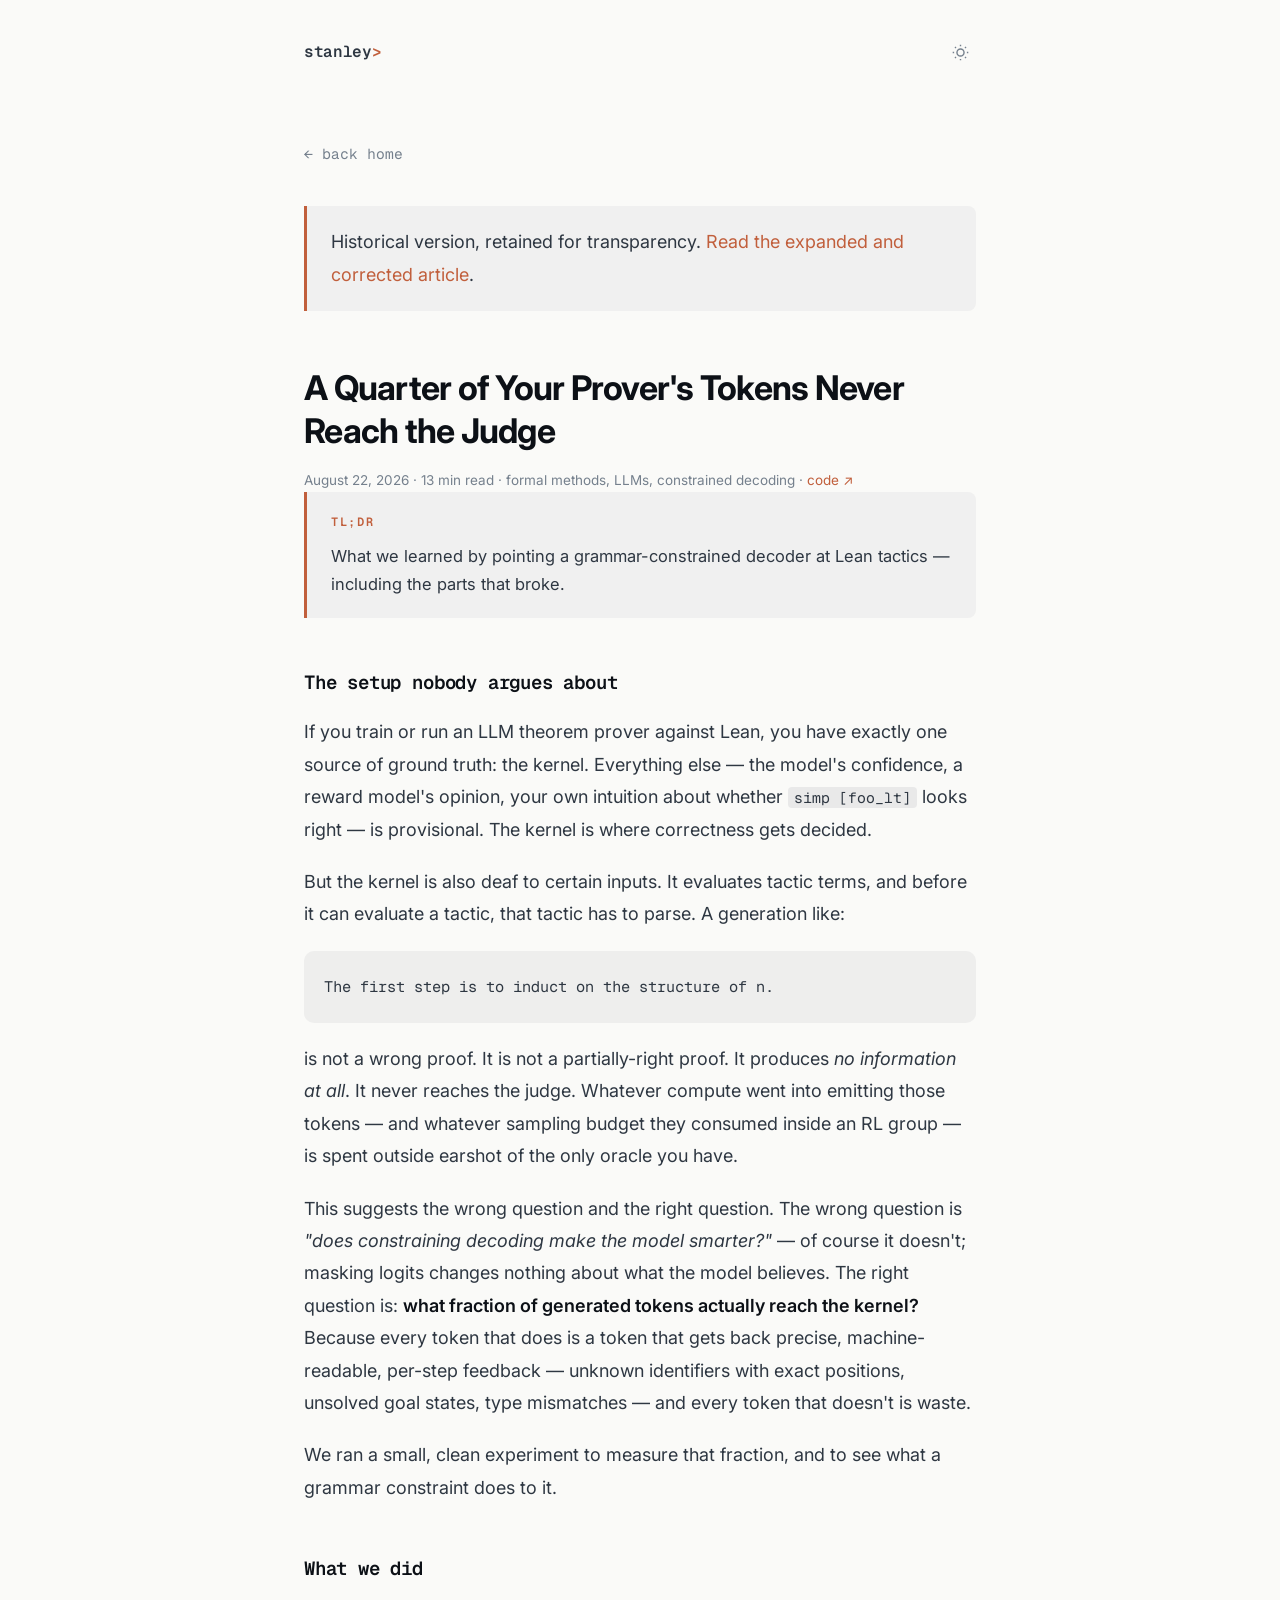
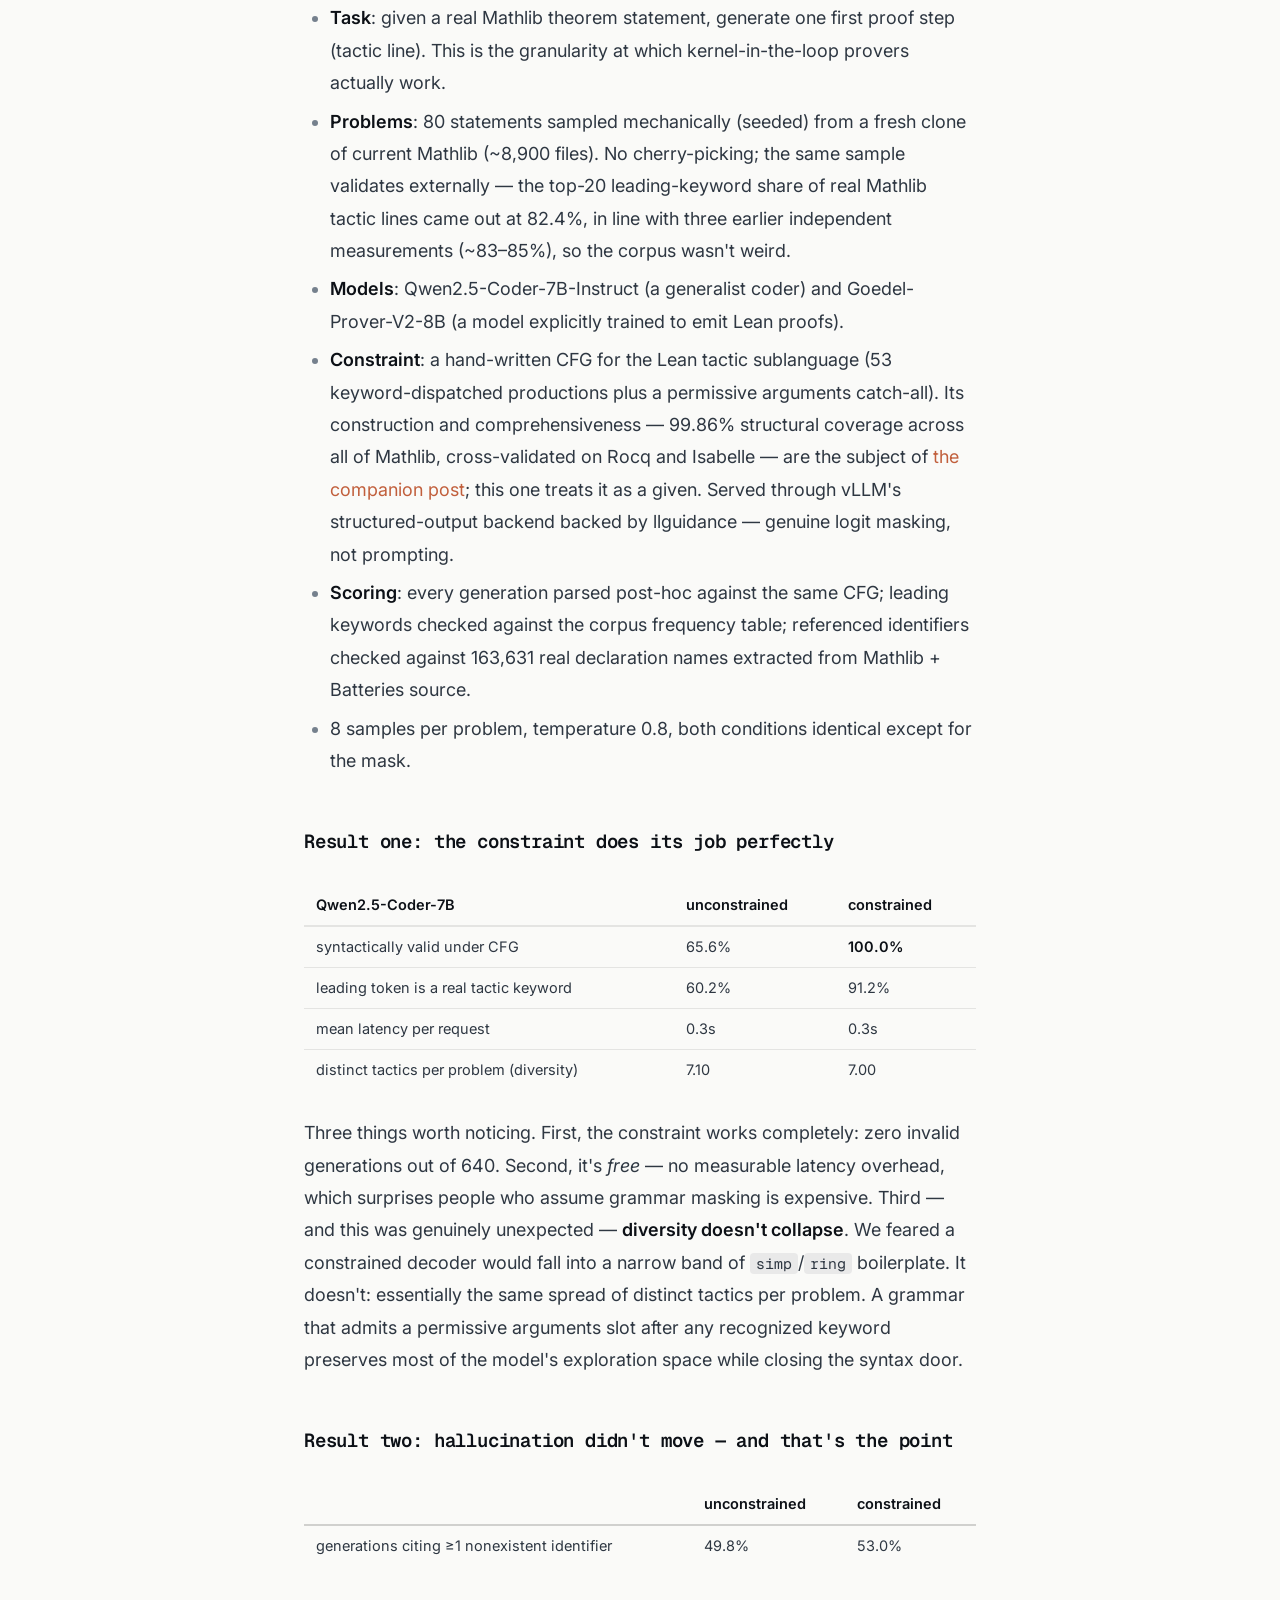
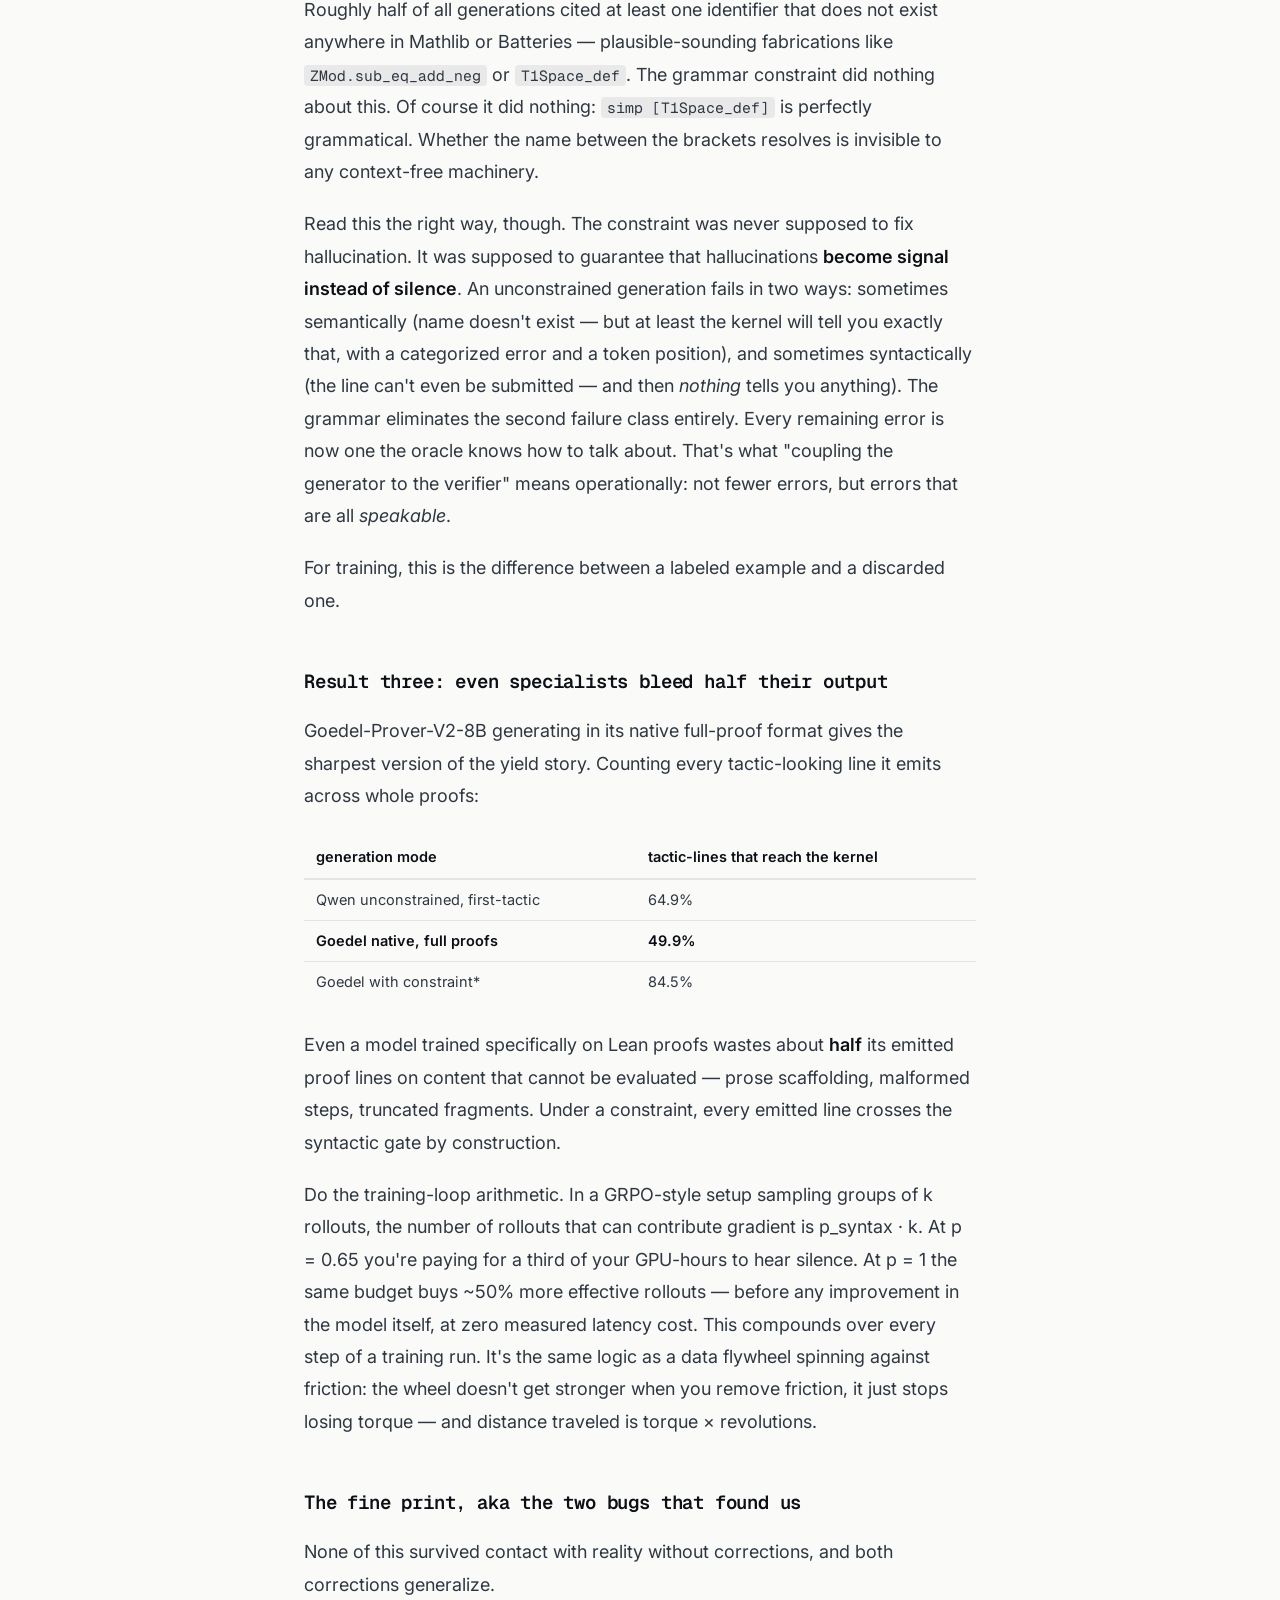
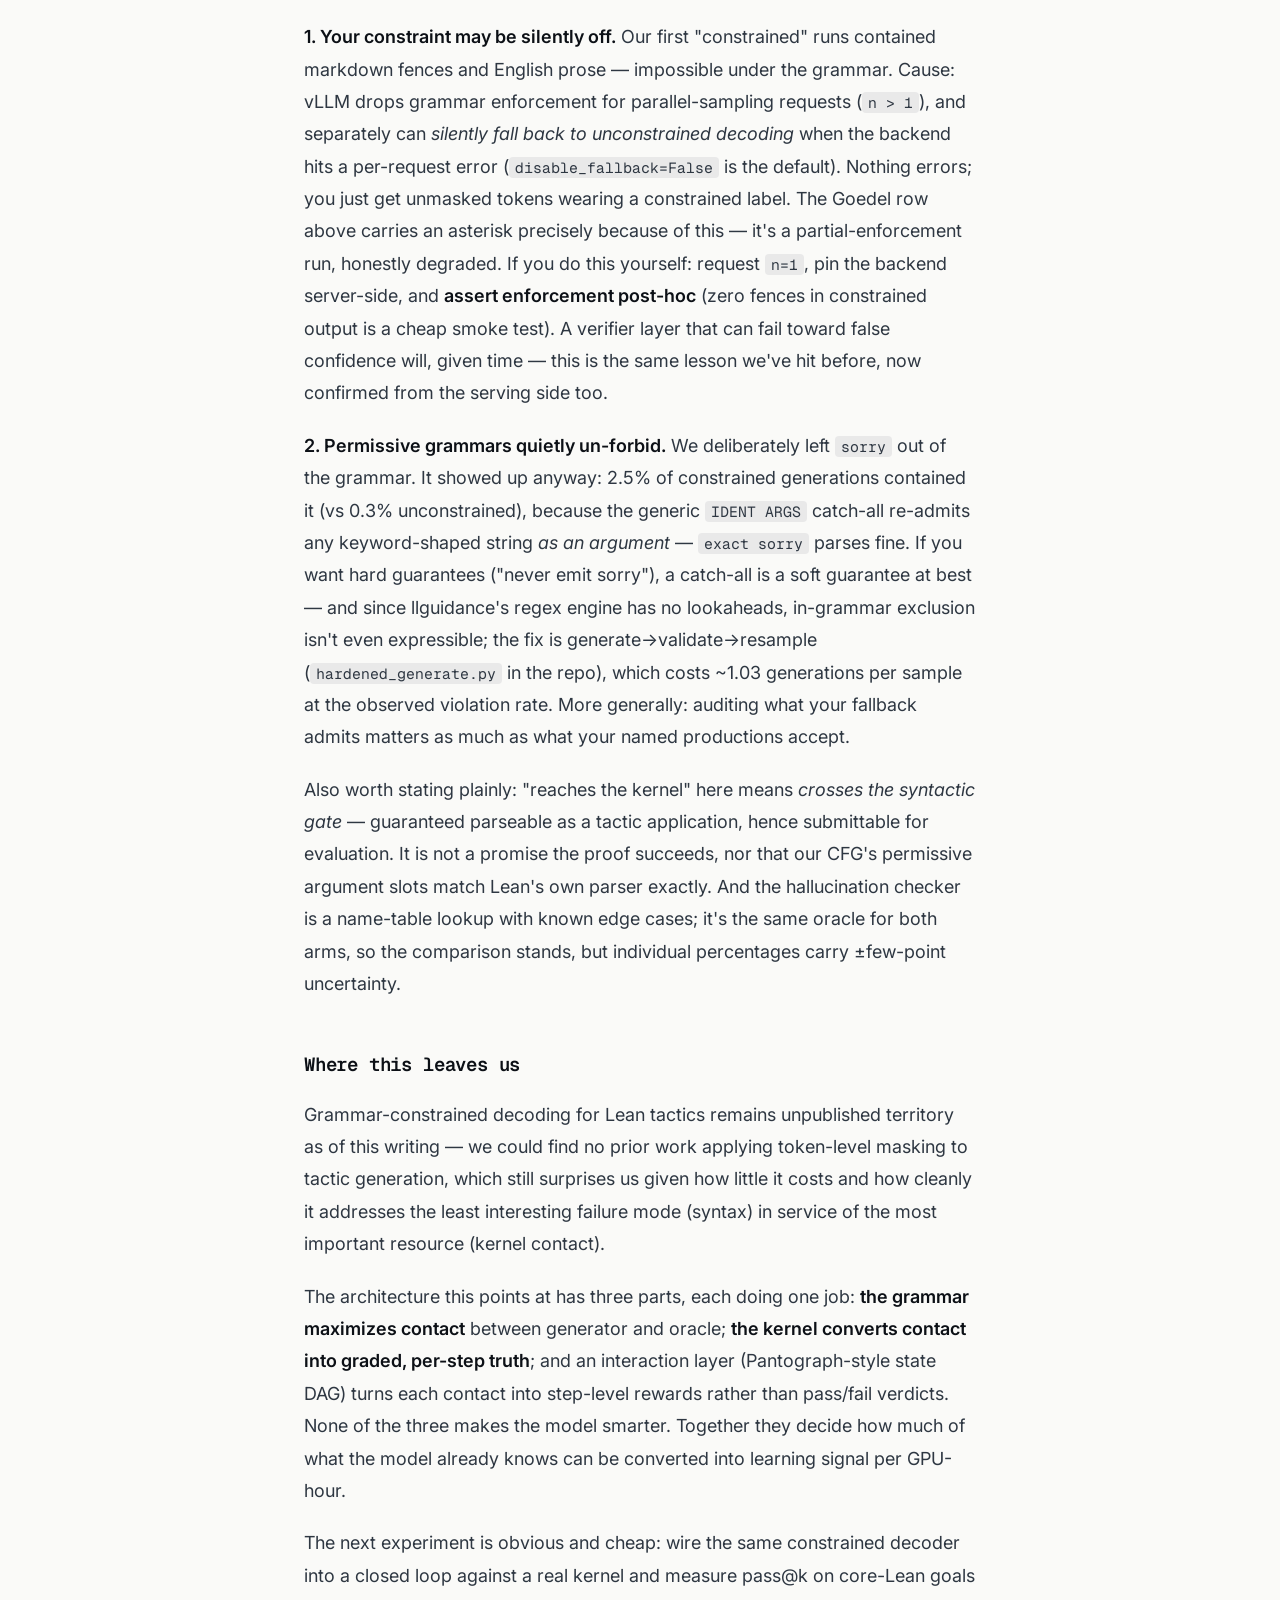
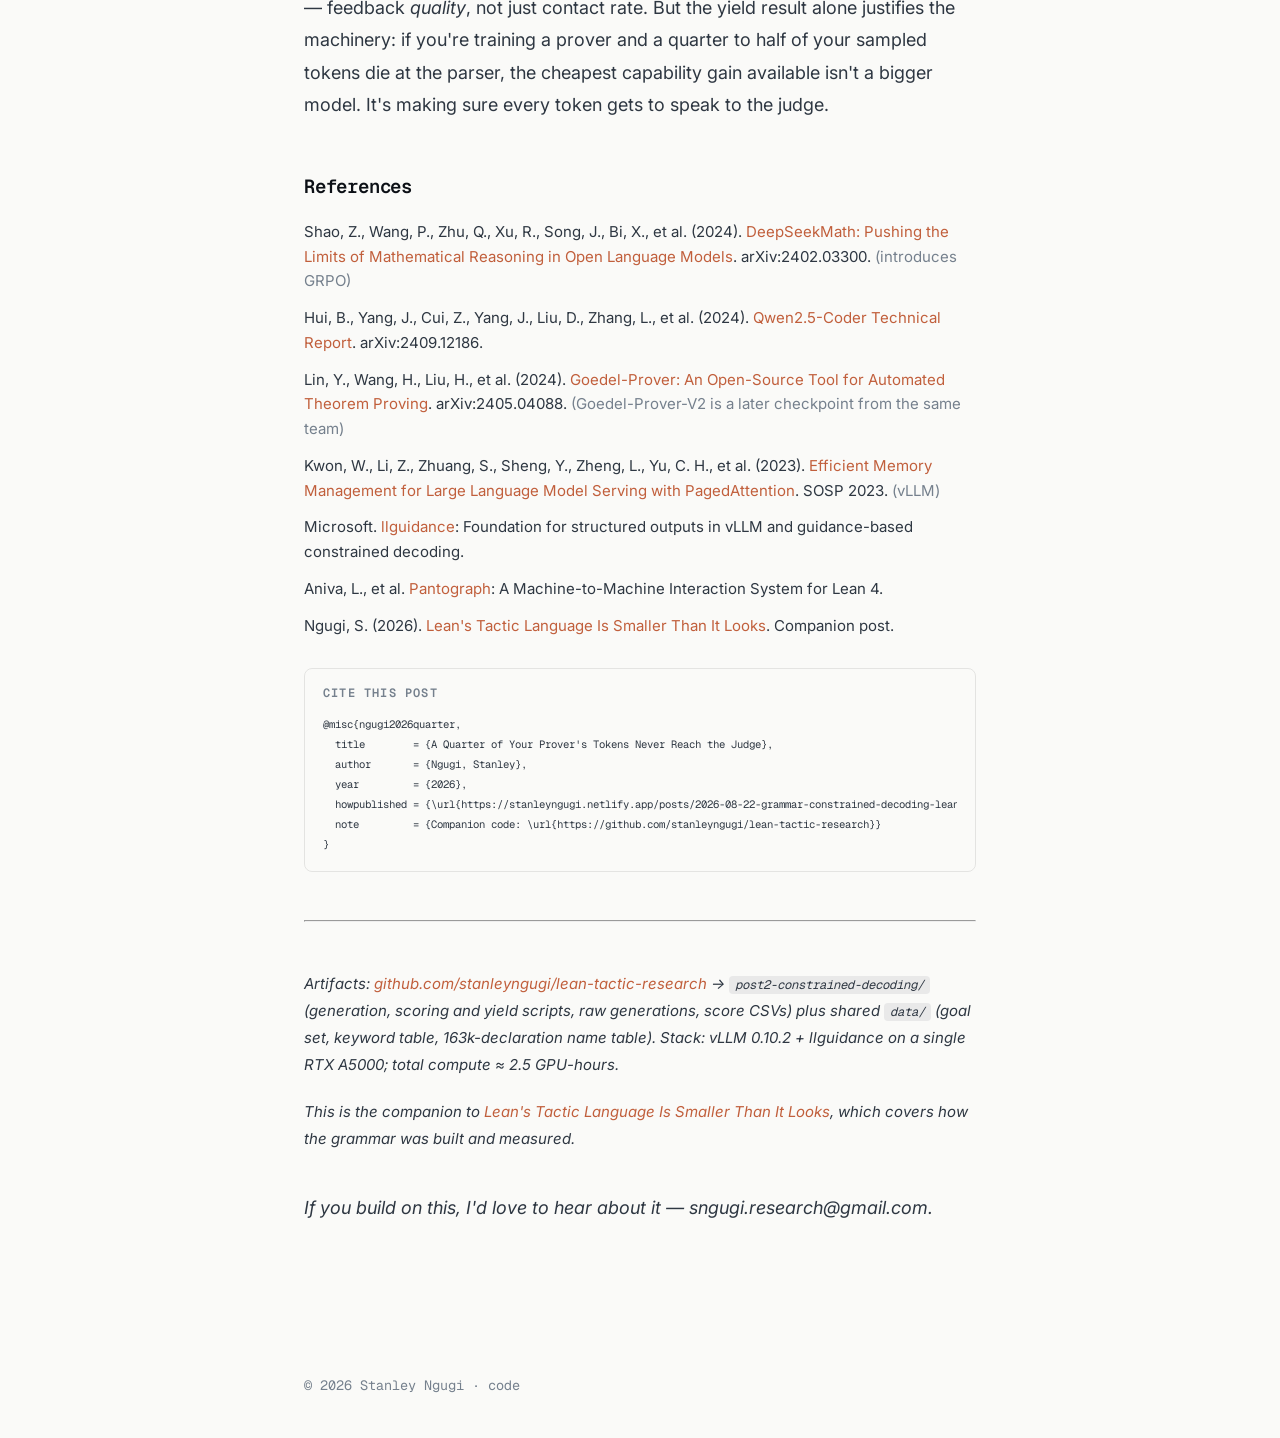
<file: archive/revisions/2026-08-22-grammar-constrained-decoding-lean-original.html>
<!DOCTYPE html>
<html lang="en" data-theme="dark">
<head>
    <meta charset="UTF-8">
    <meta name="viewport" content="width=device-width, initial-scale=1.0">
    <title>A Quarter of Your Prover's Tokens Never Reach the Judge - Stanley Ngugi</title>
    <meta name="description" content="Grammar-constrained decoding makes 100% of generated Lean tactics parseable at zero latency cost — while hallucination stays at ~50%. That asymmetry is the point.">
    <meta name="robots" content="noindex, follow">
    <meta name="author" content="Stanley Ngugi">
    <link rel="icon" href="/favicon.svg" type="image/svg+xml">
    <meta property="og:title" content="A Quarter of Your Prover's Tokens Never Reach the Judge">
    <meta property="og:description" content="Grammar-constrained decoding makes 100% of generated Lean tactics parseable at zero latency cost — while hallucination stays at ~50%. That asymmetry is the point.">
    <meta property="og:type" content="article">
    <meta property="og:url" content="https://stanleyngugi.netlify.app/posts/2026-08-22-grammar-constrained-decoding-lean.html">
    <meta property="og:image" content="https://stanleyngugi.netlify.app/og-image.png">
    <meta name="twitter:card" content="summary_large_image">
    <meta name="citation_title" content="A Quarter of Your Prover's Tokens Never Reach the Judge">
    <meta name="citation_author" content="Ngugi, Stanley">
    <meta name="citation_publication_date" content="2026-08-22">
    <meta name="citation_online_date" content="2026-08-22">
    <script>
        (function () {
            try {
                var t = localStorage.getItem('theme');
                if (!t) t = window.matchMedia('(prefers-color-scheme: light)').matches ? 'light' : 'dark';
                document.documentElement.setAttribute('data-theme', t);
            } catch (e) {}
        })();
    </script>
    <link rel="preconnect" href="https://fonts.googleapis.com">
    <link rel="preconnect" href="https://fonts.gstatic.com" crossorigin>
    <link href="https://fonts.googleapis.com/css2?family=Geist+Mono:wght@400;500;600;700&family=Inter:wght@400;500;600;700&display=swap" rel="stylesheet">
    <link rel="stylesheet" href="/styles.css">
</head>
<body>
    <div class="container">
        <header>
            <div class="header-inner">
                <a href="/" class="logo">stanley<span>&gt;</span></a>
                <button class="theme-btn" aria-label="Toggle theme">
                    <svg class="moon" viewBox="0 0 24 24" fill="none" stroke="currentColor" stroke-width="2"><path d="M21 12.79A9 9 0 1 1 11.21 3 7 7 0 0 0 21 12.79z"/></svg>
                    <svg class="sun" viewBox="0 0 24 24" fill="none" stroke="currentColor" stroke-width="2"><circle cx="12" cy="12" r="5"/><path d="M12 1v2M12 21v2M4.22 4.22l1.42 1.42M18.36 18.36l1.42 1.42M1 12h2M21 12h2M4.22 19.78l1.42-1.42M18.36 5.64l1.42-1.42"/></svg>
                </button>
            </div>
        </header>

        <main>
            <a href="/" class="back-link">← back home</a>

            <article class="prose">
<p class="tldr-box">Historical version, retained for transparency. <a href="/posts/2026-08-22-grammar-constrained-decoding-lean.html">Read the expanded and corrected article</a>.</p>
                <header class="article-header">
                    <h1>A Quarter of Your Prover's Tokens Never Reach the Judge</h1>
                    <div class="entry-date">August 22, 2026 · 13 min read · formal methods, LLMs, constrained decoding · <a href="https://github.com/stanleyngugi/lean-tactic-research">code ↗</a></div>
                </header>

                <div class="tldr-box">
                    <div class="tldr-label">TL;DR</div>
                    <p>What we learned by pointing a grammar-constrained decoder at Lean tactics — including the parts that broke.</p>
                </div>

                <h2>The setup nobody argues about</h2>

                <p>If you train or run an LLM theorem prover against Lean, you have exactly one source of ground truth: the kernel. Everything else — the model's confidence, a reward model's opinion, your own intuition about whether <code>simp [foo_lt]</code> looks right — is provisional. The kernel is where correctness gets decided.</p>

                <p>But the kernel is also deaf to certain inputs. It evaluates tactic terms, and before it can evaluate a tactic, that tactic has to parse. A generation like:</p>

                <pre><code>The first step is to induct on the structure of n.</code></pre>

                <p>is not a wrong proof. It is not a partially-right proof. It produces <em>no information at all</em>. It never reaches the judge. Whatever compute went into emitting those tokens — and whatever sampling budget they consumed inside an RL group — is spent outside earshot of the only oracle you have.</p>

                <p>This suggests the wrong question and the right question. The wrong question is <em>"does constraining decoding make the model smarter?"</em> — of course it doesn't; masking logits changes nothing about what the model believes. The right question is: <strong>what fraction of generated tokens actually reach the kernel?</strong> Because every token that does is a token that gets back precise, machine-readable, per-step feedback — unknown identifiers with exact positions, unsolved goal states, type mismatches — and every token that doesn't is waste.</p>

                <p>We ran a small, clean experiment to measure that fraction, and to see what a grammar constraint does to it.</p>

                <h2>What we did</h2>

                <ul>
                    <li><strong>Task</strong>: given a real Mathlib theorem statement, generate one first proof step (tactic line). This is the granularity at which kernel-in-the-loop provers actually work.</li>
                    <li><strong>Problems</strong>: 80 statements sampled mechanically (seeded) from a fresh clone of current Mathlib (~8,900 files). No cherry-picking; the same sample validates externally — the top-20 leading-keyword share of real Mathlib tactic lines came out at 82.4%, in line with three earlier independent measurements (~83–85%), so the corpus wasn't weird.</li>
                    <li><strong>Models</strong>: Qwen2.5-Coder-7B-Instruct (a generalist coder) and Goedel-Prover-V2-8B (a model explicitly trained to emit Lean proofs).</li>
                    <li><strong>Constraint</strong>: a hand-written CFG for the Lean tactic sublanguage (53 keyword-dispatched productions plus a permissive arguments catch-all). Its construction and comprehensiveness — 99.86% structural coverage across all of Mathlib, cross-validated on Rocq and Isabelle — are the subject of <a href="/posts/2026-08-22-lean-tactic-language-cfg.html">the companion post</a>; this one treats it as a given. Served through vLLM's structured-output backend backed by llguidance — genuine logit masking, not prompting.</li>
                    <li><strong>Scoring</strong>: every generation parsed post-hoc against the same CFG; leading keywords checked against the corpus frequency table; referenced identifiers checked against 163,631 real declaration names extracted from Mathlib + Batteries source.</li>
                    <li>8 samples per problem, temperature 0.8, both conditions identical except for the mask.</li>
                </ul>

                <h2>Result one: the constraint does its job perfectly</h2>

                <div class="table-wrap">
                    <table>
                        <thead>
                            <tr>
                                <th>Qwen2.5-Coder-7B</th>
                                <th>unconstrained</th>
                                <th>constrained</th>
                            </tr>
                        </thead>
                        <tbody>
                            <tr>
                                <td>syntactically valid under CFG</td>
                                <td>65.6%</td>
                                <td><strong>100.0%</strong></td>
                            </tr>
                            <tr>
                                <td>leading token is a real tactic keyword</td>
                                <td>60.2%</td>
                                <td>91.2%</td>
                            </tr>
                            <tr>
                                <td>mean latency per request</td>
                                <td>0.3s</td>
                                <td>0.3s</td>
                            </tr>
                            <tr>
                                <td>distinct tactics per problem (diversity)</td>
                                <td>7.10</td>
                                <td>7.00</td>
                            </tr>
                        </tbody>
                    </table>
                </div>

                <p>Three things worth noticing. First, the constraint works completely: zero invalid generations out of 640. Second, it's <em>free</em> — no measurable latency overhead, which surprises people who assume grammar masking is expensive. Third — and this was genuinely unexpected — <strong>diversity doesn't collapse</strong>. We feared a constrained decoder would fall into a narrow band of <code>simp</code>/<code>ring</code> boilerplate. It doesn't: essentially the same spread of distinct tactics per problem. A grammar that admits a permissive arguments slot after any recognized keyword preserves most of the model's exploration space while closing the syntax door.</p>

                <h2>Result two: hallucination didn't move — and that's the point</h2>

                <div class="table-wrap">
                    <table>
                        <thead>
                            <tr>
                                <th></th>
                                <th>unconstrained</th>
                                <th>constrained</th>
                            </tr>
                        </thead>
                        <tbody>
                            <tr>
                                <td>generations citing ≥1 nonexistent identifier</td>
                                <td>49.8%</td>
                                <td>53.0%</td>
                            </tr>
                        </tbody>
                    </table>
                </div>

                <p>Roughly half of all generations cited at least one identifier that does not exist anywhere in Mathlib or Batteries — plausible-sounding fabrications like <code>ZMod.sub_eq_add_neg</code> or <code>T1Space_def</code>. The grammar constraint did nothing about this. Of course it did nothing: <code>simp [T1Space_def]</code> is perfectly grammatical. Whether the name between the brackets resolves is invisible to any context-free machinery.</p>

                <p>Read this the right way, though. The constraint was never supposed to fix hallucination. It was supposed to guarantee that hallucinations <strong>become signal instead of silence</strong>. An unconstrained generation fails in two ways: sometimes semantically (name doesn't exist — but at least the kernel will tell you exactly that, with a categorized error and a token position), and sometimes syntactically (the line can't even be submitted — and then <em>nothing</em> tells you anything). The grammar eliminates the second failure class entirely. Every remaining error is now one the oracle knows how to talk about. That's what "coupling the generator to the verifier" means operationally: not fewer errors, but errors that are all <em>speakable</em>.</p>

                <p>For training, this is the difference between a labeled example and a discarded one.</p>

                <h2>Result three: even specialists bleed half their output</h2>

                <p>Goedel-Prover-V2-8B generating in its native full-proof format gives the sharpest version of the yield story. Counting every tactic-looking line it emits across whole proofs:</p>

                <div class="table-wrap">
                    <table>
                        <thead>
                            <tr>
                                <th>generation mode</th>
                                <th>tactic-lines that reach the kernel</th>
                            </tr>
                        </thead>
                        <tbody>
                            <tr>
                                <td>Qwen unconstrained, first-tactic</td>
                                <td>64.9%</td>
                            </tr>
                            <tr>
                                <td><strong>Goedel native, full proofs</strong></td>
                                <td><strong>49.9%</strong></td>
                            </tr>
                            <tr>
                                <td>Goedel with constraint*</td>
                                <td>84.5%</td>
                            </tr>
                        </tbody>
                    </table>
                </div>

                <p>Even a model trained specifically on Lean proofs wastes about <strong>half</strong> its emitted proof lines on content that cannot be evaluated — prose scaffolding, malformed steps, truncated fragments. Under a constraint, every emitted line crosses the syntactic gate by construction.</p>

                <p>Do the training-loop arithmetic. In a GRPO-style setup sampling groups of k rollouts, the number of rollouts that can contribute gradient is p_syntax · k. At p = 0.65 you're paying for a third of your GPU-hours to hear silence. At p = 1 the same budget buys ~50% more effective rollouts — before any improvement in the model itself, at zero measured latency cost. This compounds over every step of a training run. It's the same logic as a data flywheel spinning against friction: the wheel doesn't get stronger when you remove friction, it just stops losing torque — and distance traveled is torque × revolutions.</p>

                <h2>The fine print, aka the two bugs that found us</h2>

                <p>None of this survived contact with reality without corrections, and both corrections generalize.</p>

                <p><strong>1. Your constraint may be silently off.</strong> Our first "constrained" runs contained markdown fences and English prose — impossible under the grammar. Cause: vLLM drops grammar enforcement for parallel-sampling requests (<code>n &gt; 1</code>), and separately can <em>silently fall back to unconstrained decoding</em> when the backend hits a per-request error (<code>disable_fallback=False</code> is the default). Nothing errors; you just get unmasked tokens wearing a constrained label. The Goedel row above carries an asterisk precisely because of this — it's a partial-enforcement run, honestly degraded. If you do this yourself: request <code>n=1</code>, pin the backend server-side, and <strong>assert enforcement post-hoc</strong> (zero fences in constrained output is a cheap smoke test). A verifier layer that can fail toward false confidence will, given time — this is the same lesson we've hit before, now confirmed from the serving side too.</p>

                <p><strong>2. Permissive grammars quietly un-forbid.</strong> We deliberately left <code>sorry</code> out of the grammar. It showed up anyway: 2.5% of constrained generations contained it (vs 0.3% unconstrained), because the generic <code>IDENT ARGS</code> catch-all re-admits any keyword-shaped string <em>as an argument</em> — <code>exact sorry</code> parses fine. If you want hard guarantees ("never emit sorry"), a catch-all is a soft guarantee at best — and since llguidance's regex engine has no lookaheads, in-grammar exclusion isn't even expressible; the fix is generate→validate→resample (<code>hardened_generate.py</code> in the repo), which costs ~1.03 generations per sample at the observed violation rate. More generally: auditing what your fallback admits matters as much as what your named productions accept.</p>

                <p>Also worth stating plainly: "reaches the kernel" here means <em>crosses the syntactic gate</em> — guaranteed parseable as a tactic application, hence submittable for evaluation. It is not a promise the proof succeeds, nor that our CFG's permissive argument slots match Lean's own parser exactly. And the hallucination checker is a name-table lookup with known edge cases; it's the same oracle for both arms, so the comparison stands, but individual percentages carry ±few-point uncertainty.</p>

                <h2>Where this leaves us</h2>

                <p>Grammar-constrained decoding for Lean tactics remains unpublished territory as of this writing — we could find no prior work applying token-level masking to tactic generation, which still surprises us given how little it costs and how cleanly it addresses the least interesting failure mode (syntax) in service of the most important resource (kernel contact).</p>

                <p>The architecture this points at has three parts, each doing one job: <strong>the grammar maximizes contact</strong> between generator and oracle; <strong>the kernel converts contact into graded, per-step truth</strong>; and an interaction layer (Pantograph-style state DAG) turns each contact into step-level rewards rather than pass/fail verdicts. None of the three makes the model smarter. Together they decide how much of what the model already knows can be converted into learning signal per GPU-hour.</p>

                <p>The next experiment is obvious and cheap: wire the same constrained decoder into a closed loop against a real kernel and measure pass@k on core-Lean goals — feedback <em>quality</em>, not just contact rate. But the yield result alone justifies the machinery: if you're training a prover and a quarter to half of your sampled tokens die at the parser, the cheapest capability gain available isn't a bigger model. It's making sure every token gets to speak to the judge.</p>

                <h2>References</h2>

                <div class="refs">
                    <p>Shao, Z., Wang, P., Zhu, Q., Xu, R., Song, J., Bi, X., et al. (2024). <a href="https://arxiv.org/abs/2402.03300">DeepSeekMath: Pushing the Limits of Mathematical Reasoning in Open Language Models</a>. arXiv:2402.03300. <span style="color: var(--muted);">(introduces GRPO)</span></p>
                    <p>Hui, B., Yang, J., Cui, Z., Yang, J., Liu, D., Zhang, L., et al. (2024). <a href="https://arxiv.org/abs/2409.12186">Qwen2.5-Coder Technical Report</a>. arXiv:2409.12186.</p>
                    <p>Lin, Y., Wang, H., Liu, H., et al. (2024). <a href="https://arxiv.org/abs/2405.04088">Goedel-Prover: An Open-Source Tool for Automated Theorem Proving</a>. arXiv:2405.04088. <span style="color: var(--muted);">(Goedel-Prover-V2 is a later checkpoint from the same team)</span></p>
                    <p>Kwon, W., Li, Z., Zhuang, S., Sheng, Y., Zheng, L., Yu, C. H., et al. (2023). <a href="https://arxiv.org/abs/2309.06180">Efficient Memory Management for Large Language Model Serving with PagedAttention</a>. SOSP 2023. <span style="color: var(--muted);">(vLLM)</span></p>
                    <p>Microsoft. <a href="https://github.com/microsoft/llguidance">llguidance</a>: Foundation for structured outputs in vLLM and guidance-based constrained decoding.</p>
                    <p>Aniva, L., et al. <a href="https://github.com/leanprover/Pantograph">Pantograph</a>: A Machine-to-Machine Interaction System for Lean 4.</p>
                    <p>Ngugi, S. (2026). <a href="/posts/2026-08-22-lean-tactic-language-cfg.html">Lean's Tactic Language Is Smaller Than It Looks</a>. Companion post.</p>
                </div>

                <div class="cite-box">
                    <div class="cite-label">Cite this post</div>
                    <pre><code>@misc{ngugi2026quarter,
  title        = {A Quarter of Your Prover's Tokens Never Reach the Judge},
  author       = {Ngugi, Stanley},
  year         = {2026},
  howpublished = {\url{https://stanleyngugi.netlify.app/posts/2026-08-22-grammar-constrained-decoding-lean.html}},
  note         = {Companion code: \url{https://github.com/stanleyngugi/lean-tactic-research}}
}</code></pre>
                </div>

                <hr style="margin: 48px 0;">

                <p style="font-size: 15px;">
                    <em>Artifacts: <a href="https://github.com/stanleyngugi/lean-tactic-research">github.com/stanleyngugi/lean-tactic-research</a> →
                    <code>post2-constrained-decoding/</code> (generation, scoring and yield scripts, raw generations, score CSVs) plus shared
                    <code>data/</code> (goal set, keyword table, 163k-declaration name table). Stack: vLLM 0.10.2 + llguidance on a single
                    RTX A5000; total compute ≈ 2.5 GPU-hours.</em>
                </p>

                <p style="font-size: 15px;">
                    <em>This is the companion to <a href="/posts/2026-08-22-lean-tactic-language-cfg.html">Lean's Tactic Language Is Smaller Than It Looks</a>, which covers how the grammar was built and measured.</em>
                </p>

                <p style="margin-top: 40px;">
                    <em>If you build on this, I'd love to hear about it —
                    sngugi.research@gmail.com.</em>
                </p>
            </article>
        </main>

        <footer>
            © 2026 Stanley Ngugi · <a href="https://github.com/stanleyngugi/lean-tactic-research">code</a>
        </footer>
    </div>

    <script src="/main.js"></script>
</body>
</html>
</file>
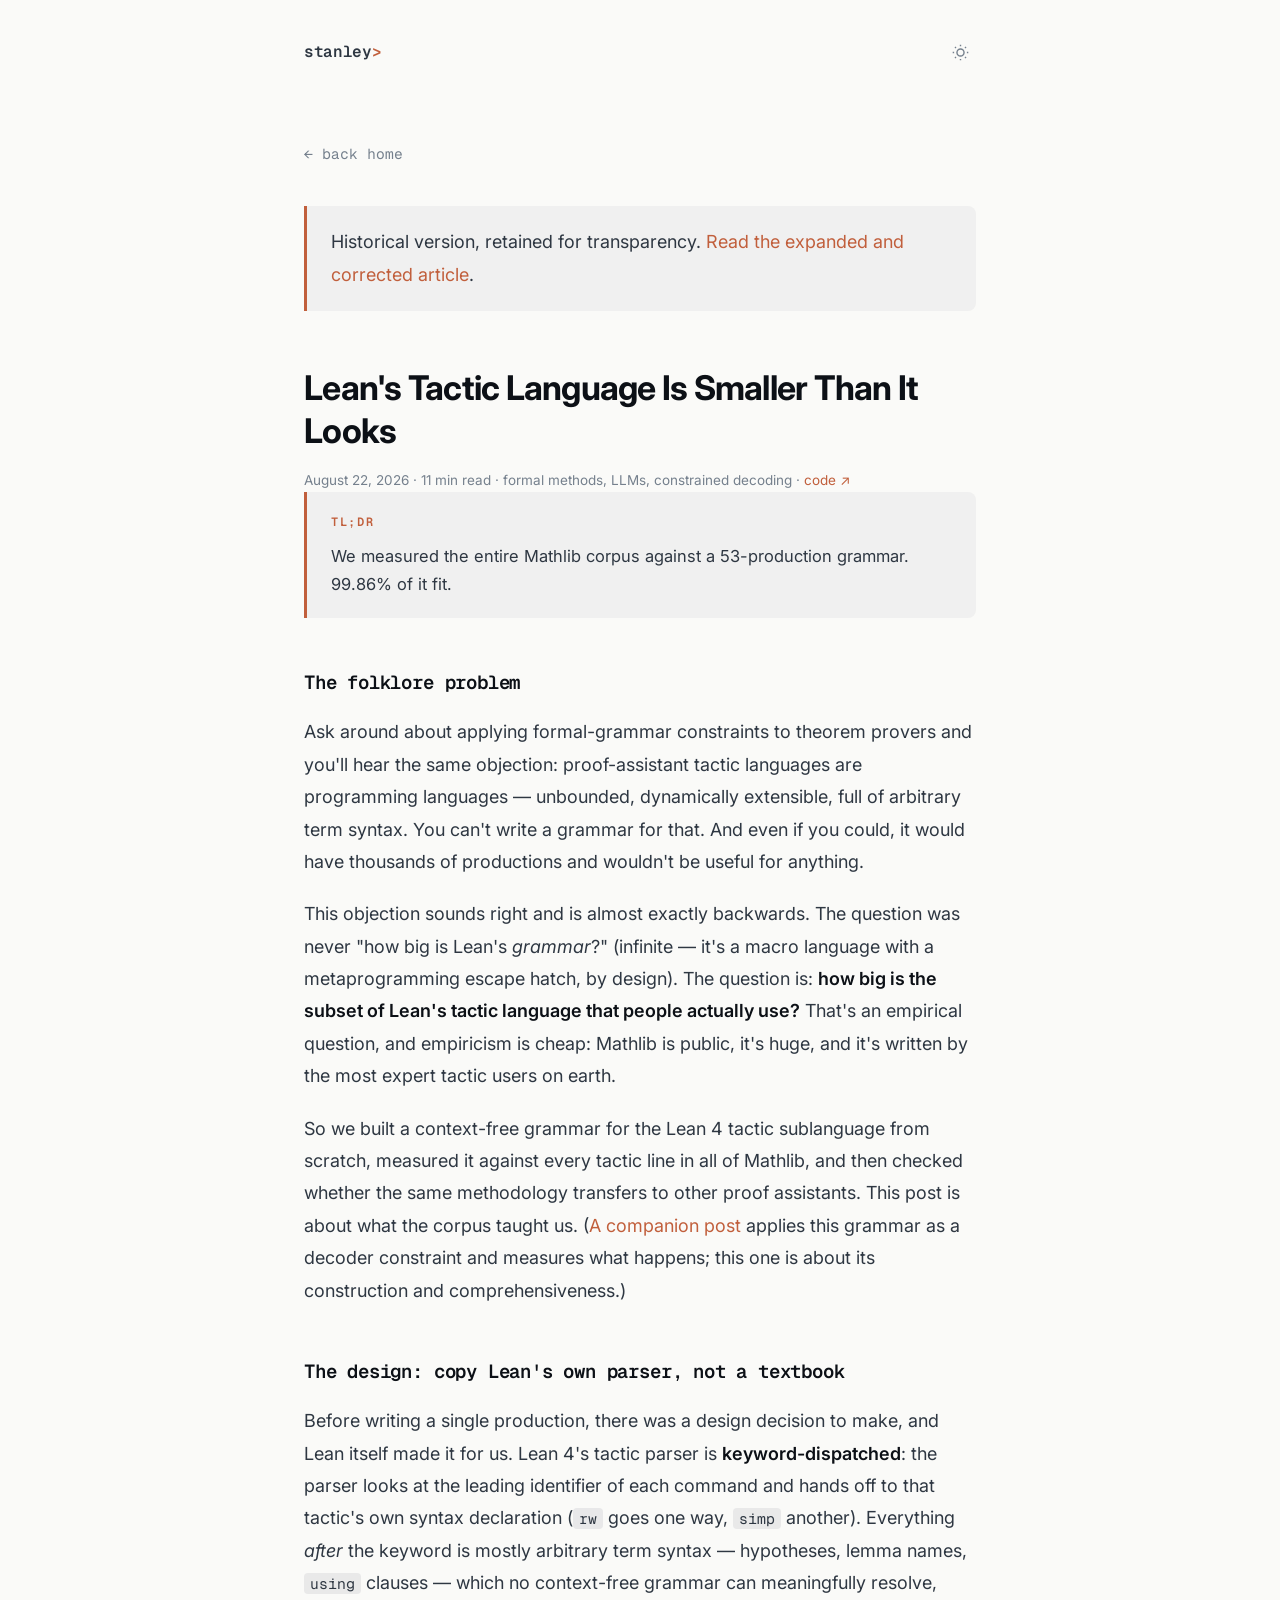
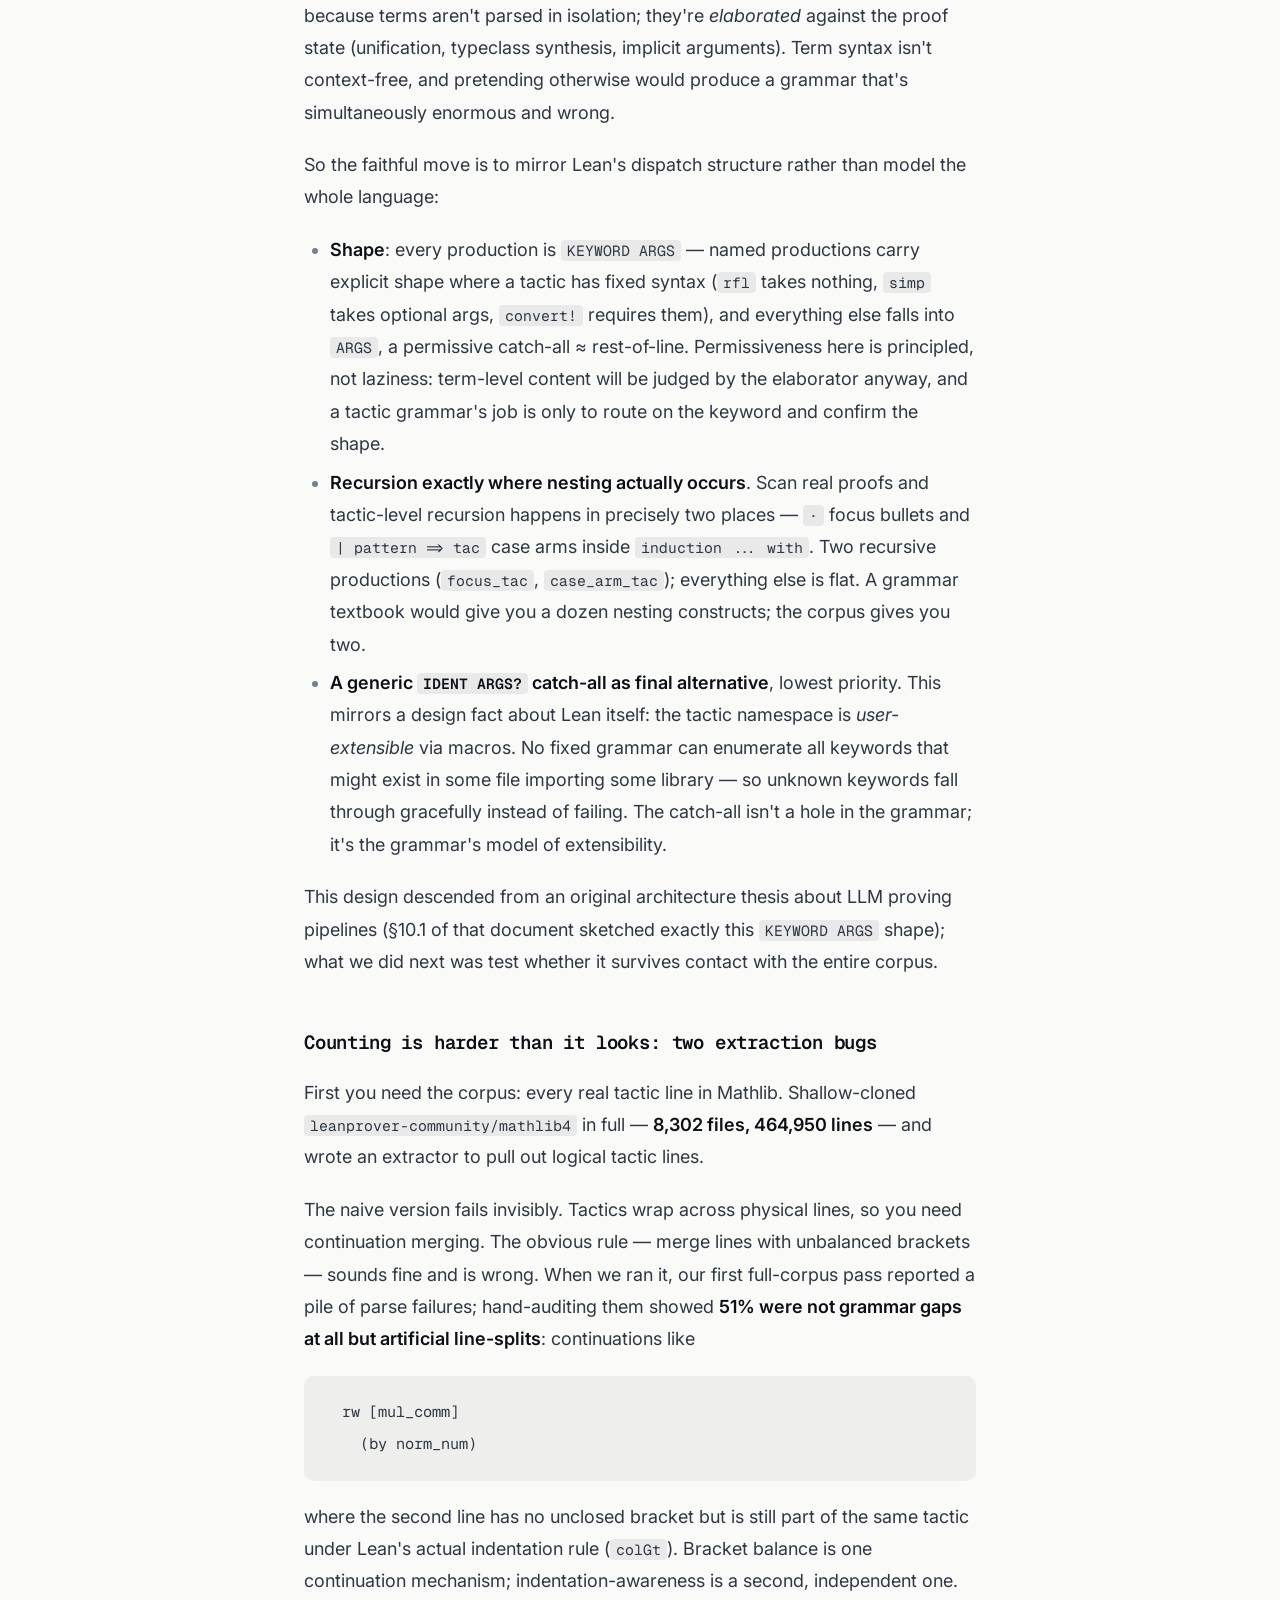
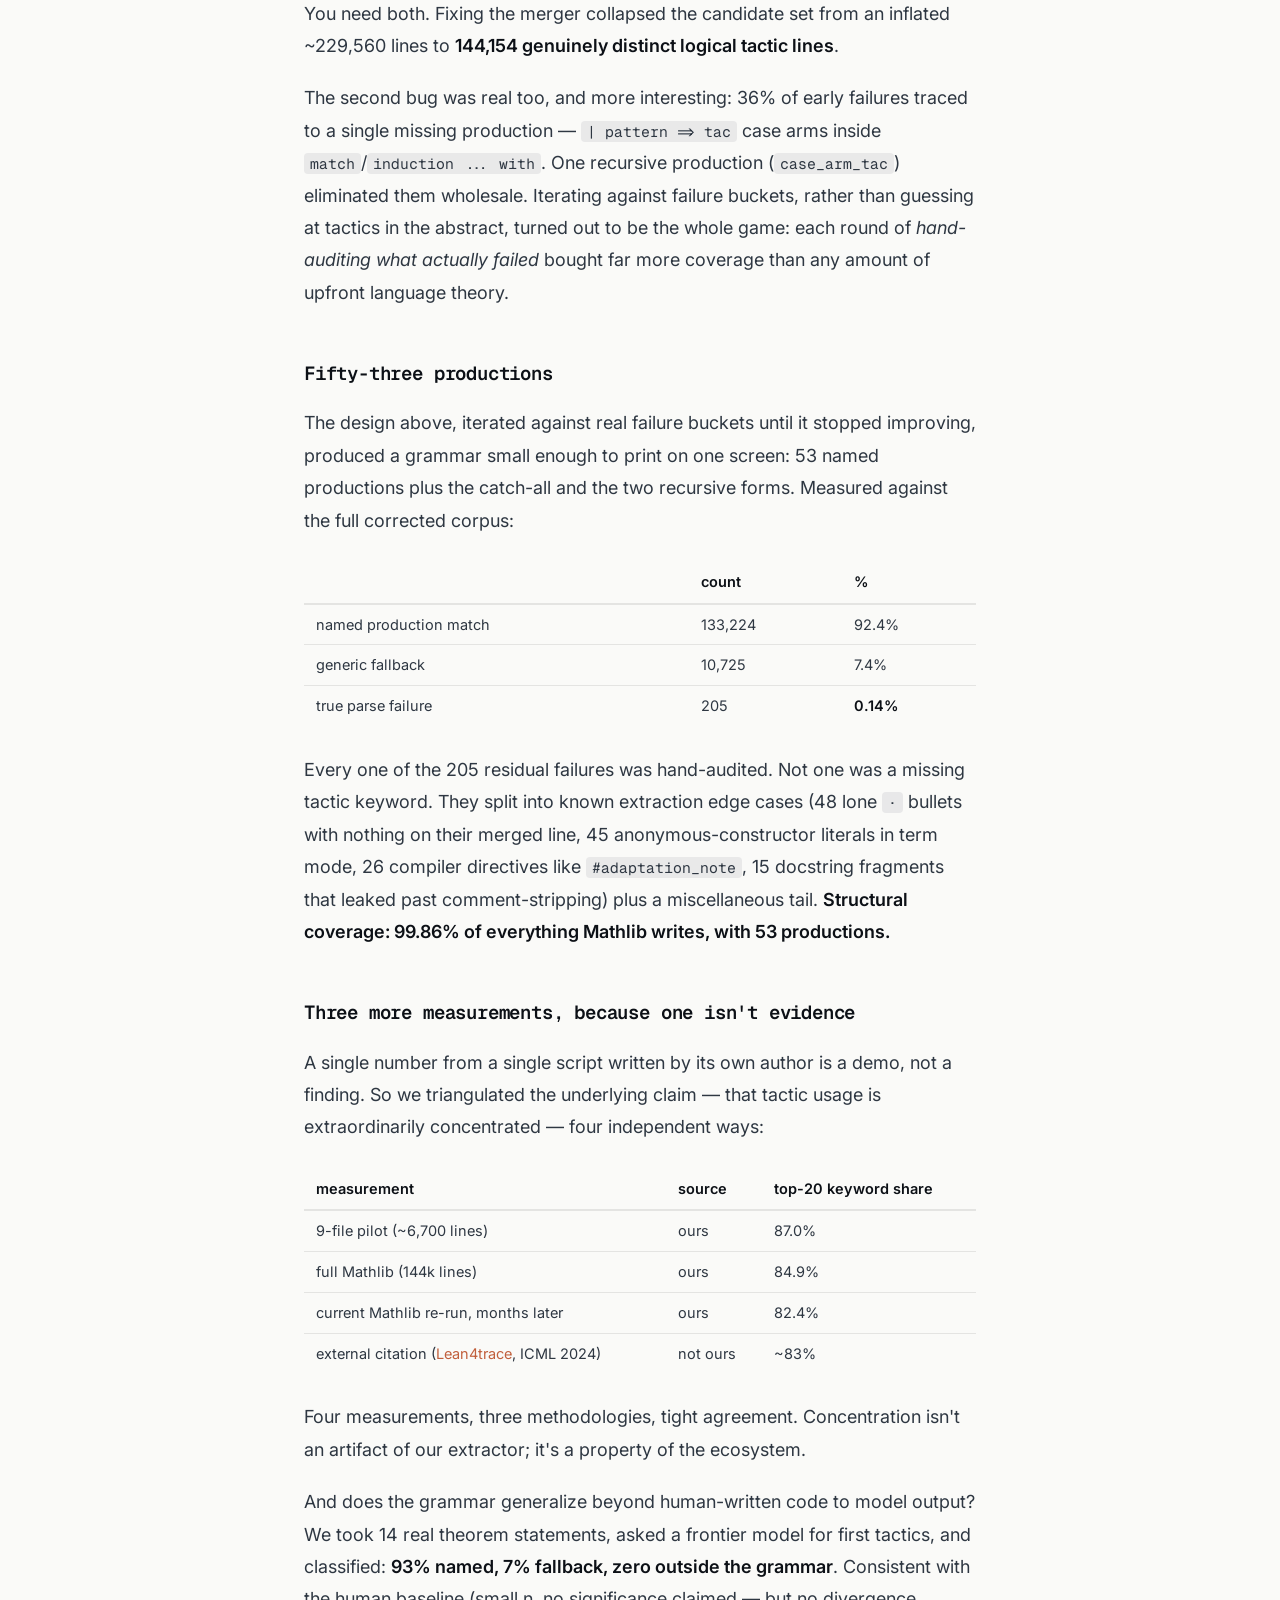
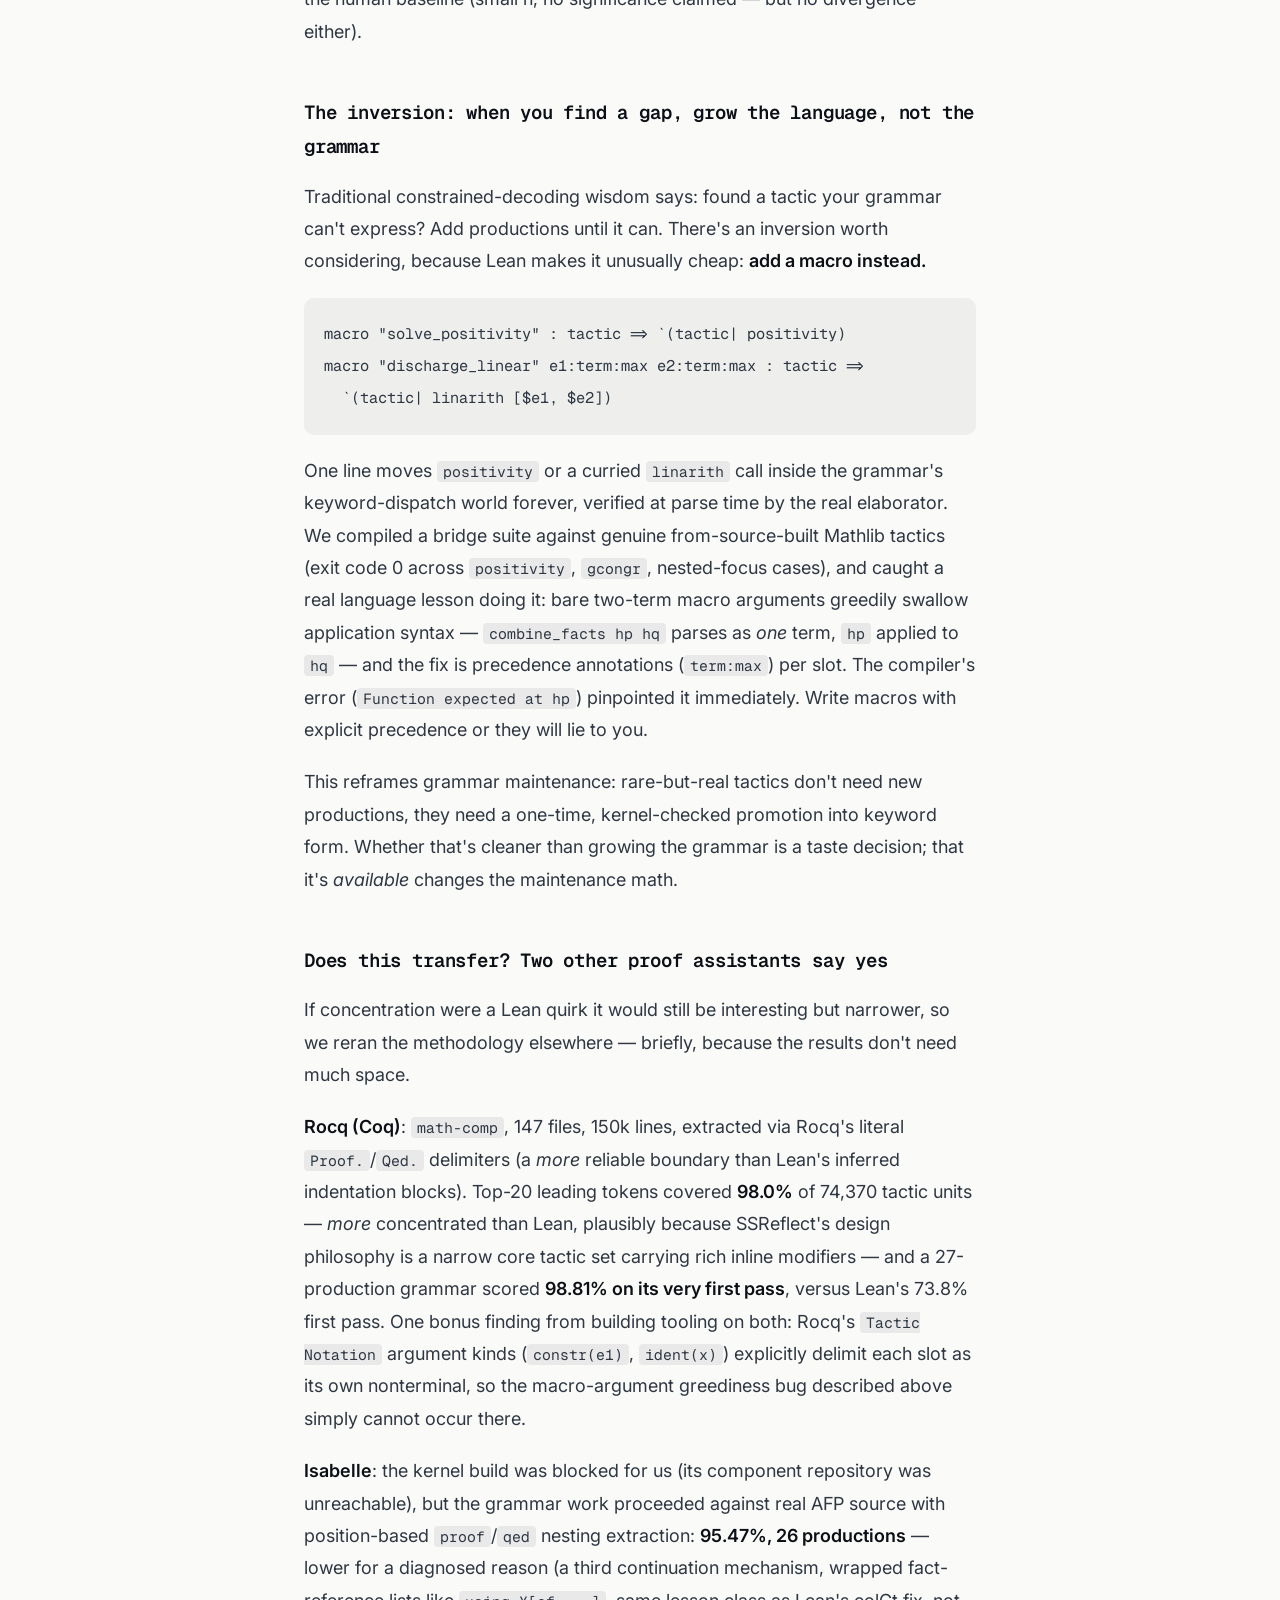
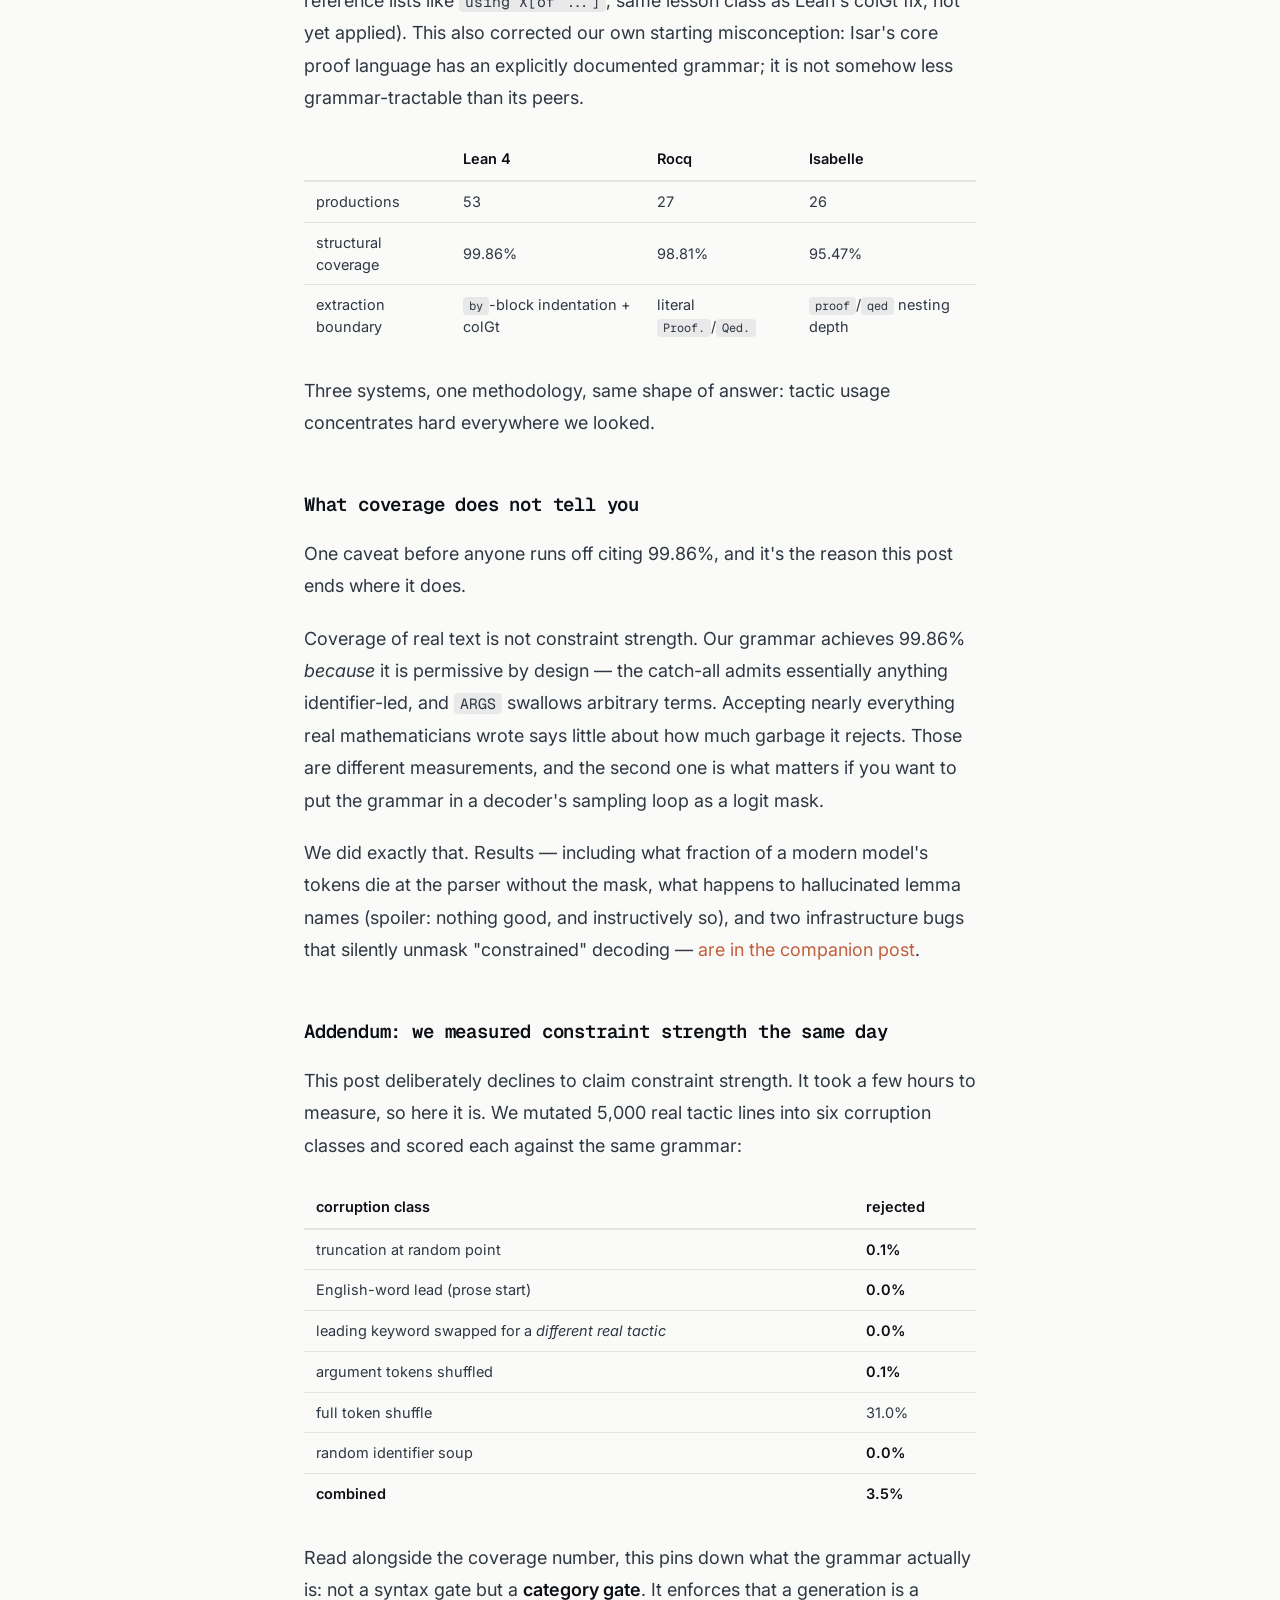
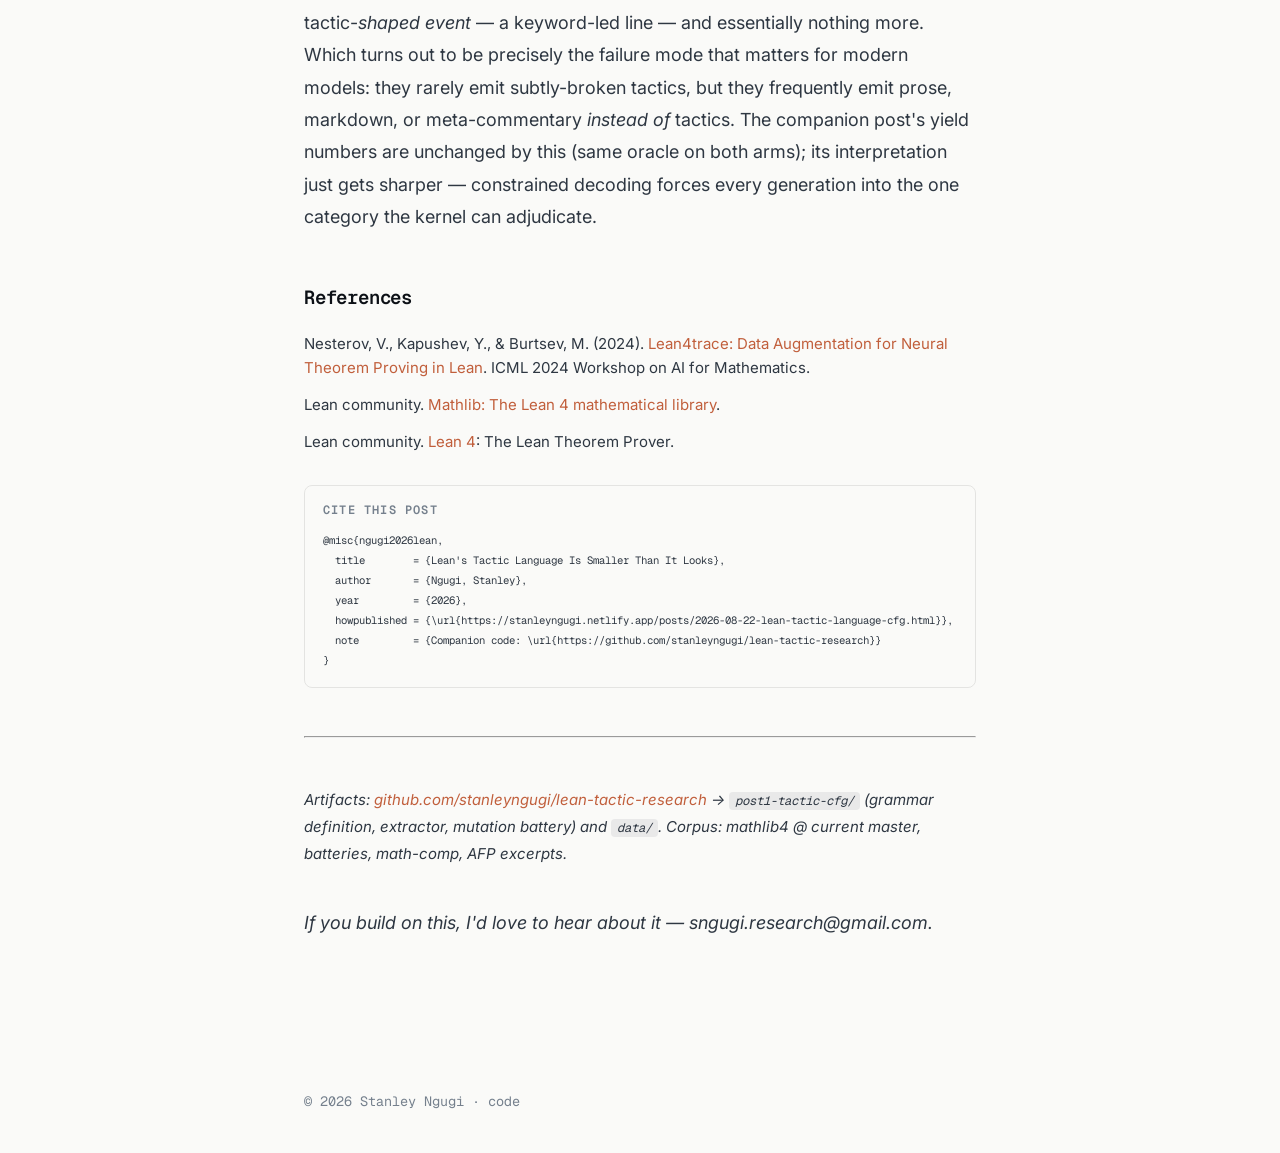
<file: archive/revisions/2026-08-22-lean-tactic-language-cfg-original.html>
<!DOCTYPE html>
<html lang="en" data-theme="dark">
<head>
    <meta charset="UTF-8">
    <meta name="viewport" content="width=device-width, initial-scale=1.0">
    <title>Lean's Tactic Language Is Smaller Than It Looks - Stanley Ngugi</title>
    <meta name="description" content="We built a 53-production context-free grammar for Lean 4's tactic sublanguage and measured it against every tactic line in Mathlib: 99.86% structural coverage.">
    <meta name="robots" content="noindex, follow">
    <meta name="author" content="Stanley Ngugi">
    <link rel="icon" href="/favicon.svg" type="image/svg+xml">
    <meta property="og:title" content="Lean's Tactic Language Is Smaller Than It Looks">
    <meta property="og:description" content="53 productions. 144,154 tactic lines. 99.86% coverage of Mathlib — and the methodology transfers to Rocq and Isabelle.">
    <meta property="og:type" content="article">
    <meta property="og:url" content="https://stanleyngugi.netlify.app/posts/2026-08-22-lean-tactic-language-cfg.html">
    <meta property="og:image" content="https://stanleyngugi.netlify.app/og-image.png">
    <meta name="twitter:card" content="summary_large_image">
    <meta name="citation_title" content="Lean's Tactic Language Is Smaller Than It Looks">
    <meta name="citation_author" content="Ngugi, Stanley">
    <meta name="citation_publication_date" content="2026-08-22">
    <meta name="citation_online_date" content="2026-08-22">
    <script>
        (function () {
            try {
                var t = localStorage.getItem('theme');
                if (!t) t = window.matchMedia('(prefers-color-scheme: light)').matches ? 'light' : 'dark';
                document.documentElement.setAttribute('data-theme', t);
            } catch (e) {}
        })();
    </script>
    <link rel="preconnect" href="https://fonts.googleapis.com">
    <link rel="preconnect" href="https://fonts.gstatic.com" crossorigin>
    <link href="https://fonts.googleapis.com/css2?family=Geist+Mono:wght@400;500;600;700&family=Inter:wght@400;500;600;700&display=swap" rel="stylesheet">
    <link rel="stylesheet" href="/styles.css">
</head>
<body>
    <div class="container">
        <header>
            <div class="header-inner">
                <a href="/" class="logo">stanley<span>&gt;</span></a>
                <button class="theme-btn" aria-label="Toggle theme">
                    <svg class="moon" viewBox="0 0 24 24" fill="none" stroke="currentColor" stroke-width="2"><path d="M21 12.79A9 9 0 1 1 11.21 3 7 7 0 0 0 21 12.79z"/></svg>
                    <svg class="sun" viewBox="0 0 24 24" fill="none" stroke="currentColor" stroke-width="2"><circle cx="12" cy="12" r="5"/><path d="M12 1v2M12 21v2M4.22 4.22l1.42 1.42M18.36 18.36l1.42 1.42M1 12h2M21 12h2M4.22 19.78l1.42-1.42M18.36 5.64l1.42-1.42"/></svg>
                </button>
            </div>
        </header>

        <main>
            <a href="/" class="back-link">← back home</a>

            <article class="prose">
<p class="tldr-box">Historical version, retained for transparency. <a href="/posts/2026-08-22-lean-tactic-language-cfg.html">Read the expanded and corrected article</a>.</p>
                <header class="article-header">
                    <h1>Lean's Tactic Language Is Smaller Than It Looks</h1>
                    <div class="entry-date">August 22, 2026 · 11 min read · formal methods, LLMs, constrained decoding · <a href="https://github.com/stanleyngugi/lean-tactic-research">code ↗</a></div>
                </header>

                <div class="tldr-box">
                    <div class="tldr-label">TL;DR</div>
                    <p>We measured the entire Mathlib corpus against a 53-production grammar. 99.86% of it fit.</p>
                </div>

                <h2>The folklore problem</h2>

                <p>Ask around about applying formal-grammar constraints to theorem provers and you'll hear the same objection: proof-assistant tactic languages are programming languages — unbounded, dynamically extensible, full of arbitrary term syntax. You can't write a grammar for that. And even if you could, it would have thousands of productions and wouldn't be useful for anything.</p>

                <p>This objection sounds right and is almost exactly backwards. The question was never "how big is Lean's <em>grammar</em>?" (infinite — it's a macro language with a metaprogramming escape hatch, by design). The question is: <strong>how big is the subset of Lean's tactic language that people actually use?</strong> That's an empirical question, and empiricism is cheap: Mathlib is public, it's huge, and it's written by the most expert tactic users on earth.</p>

                <p>So we built a context-free grammar for the Lean 4 tactic sublanguage from scratch, measured it against every tactic line in all of Mathlib, and then checked whether the same methodology transfers to other proof assistants. This post is about what the corpus taught us. (<a href="/posts/2026-08-22-grammar-constrained-decoding-lean.html">A companion post</a> applies this grammar as a decoder constraint and measures what happens; this one is about its construction and comprehensiveness.)</p>

                <h2>The design: copy Lean's own parser, not a textbook</h2>

                <p>Before writing a single production, there was a design decision to make, and Lean itself made it for us. Lean 4's tactic parser is <strong>keyword-dispatched</strong>: the parser looks at the leading identifier of each command and hands off to that tactic's own syntax declaration (<code>rw</code> goes one way, <code>simp</code> another). Everything <em>after</em> the keyword is mostly arbitrary term syntax — hypotheses, lemma names, <code>using</code> clauses — which no context-free grammar can meaningfully resolve, because terms aren't parsed in isolation; they're <em>elaborated</em> against the proof state (unification, typeclass synthesis, implicit arguments). Term syntax isn't context-free, and pretending otherwise would produce a grammar that's simultaneously enormous and wrong.</p>

                <p>So the faithful move is to mirror Lean's dispatch structure rather than model the whole language:</p>

                <ul>
                    <li><strong>Shape</strong>: every production is <code>KEYWORD ARGS</code> — named productions carry explicit shape where a tactic has fixed syntax (<code>rfl</code> takes nothing, <code>simp</code> takes optional args, <code>convert!</code> requires them), and everything else falls into <code>ARGS</code>, a permissive catch-all ≈ rest-of-line. Permissiveness here is principled, not laziness: term-level content will be judged by the elaborator anyway, and a tactic grammar's job is only to route on the keyword and confirm the shape.</li>
                    <li><strong>Recursion exactly where nesting actually occurs</strong>. Scan real proofs and tactic-level recursion happens in precisely two places — <code>·</code> focus bullets and <code>| pattern =&gt; tac</code> case arms inside <code>induction ... with</code>. Two recursive productions (<code>focus_tac</code>, <code>case_arm_tac</code>); everything else is flat. A grammar textbook would give you a dozen nesting constructs; the corpus gives you two.</li>
                    <li><strong>A generic <code>IDENT ARGS?</code> catch-all as final alternative</strong>, lowest priority. This mirrors a design fact about Lean itself: the tactic namespace is <em>user-extensible</em> via macros. No fixed grammar can enumerate all keywords that might exist in some file importing some library — so unknown keywords fall through gracefully instead of failing. The catch-all isn't a hole in the grammar; it's the grammar's model of extensibility.</li>
                </ul>

                <p>This design descended from an original architecture thesis about LLM proving pipelines (§10.1 of that document sketched exactly this <code>KEYWORD ARGS</code> shape); what we did next was test whether it survives contact with the entire corpus.</p>

                <h2>Counting is harder than it looks: two extraction bugs</h2>

                <p>First you need the corpus: every real tactic line in Mathlib. Shallow-cloned <code>leanprover-community/mathlib4</code> in full — <strong>8,302 files, 464,950 lines</strong> — and wrote an extractor to pull out logical tactic lines.</p>

                <p>The naive version fails invisibly. Tactics wrap across physical lines, so you need continuation merging. The obvious rule — merge lines with unbalanced brackets — sounds fine and is wrong. When we ran it, our first full-corpus pass reported a pile of parse failures; hand-auditing them showed <strong>51% were not grammar gaps at all but artificial line-splits</strong>: continuations like</p>

                <pre><code>  rw [mul_comm]
    (by norm_num)</code></pre>

                <p>where the second line has no unclosed bracket but is still part of the same tactic under Lean's actual indentation rule (<code>colGt</code>). Bracket balance is one continuation mechanism; indentation-awareness is a second, independent one. You need both. Fixing the merger collapsed the candidate set from an inflated ~229,560 lines to <strong>144,154 genuinely distinct logical tactic lines</strong>.</p>

                <p>The second bug was real too, and more interesting: 36% of early failures traced to a single missing production — <code>| pattern =&gt; tac</code> case arms inside <code>match</code>/<code>induction ... with</code>. One recursive production (<code>case_arm_tac</code>) eliminated them wholesale. Iterating against failure buckets, rather than guessing at tactics in the abstract, turned out to be the whole game: each round of <em>hand-auditing what actually failed</em> bought far more coverage than any amount of upfront language theory.</p>

                <h2>Fifty-three productions</h2>

                <p>The design above, iterated against real failure buckets until it stopped improving, produced a grammar small enough to print on one screen: 53 named productions plus the catch-all and the two recursive forms. Measured against the full corrected corpus:</p>

                <div class="table-wrap">
                    <table>
                        <thead>
                            <tr>
                                <th></th>
                                <th>count</th>
                                <th>%</th>
                            </tr>
                        </thead>
                        <tbody>
                            <tr>
                                <td>named production match</td>
                                <td>133,224</td>
                                <td>92.4%</td>
                            </tr>
                            <tr>
                                <td>generic fallback</td>
                                <td>10,725</td>
                                <td>7.4%</td>
                            </tr>
                            <tr>
                                <td>true parse failure</td>
                                <td>205</td>
                                <td><strong>0.14%</strong></td>
                            </tr>
                        </tbody>
                    </table>
                </div>

                <p>Every one of the 205 residual failures was hand-audited. Not one was a missing tactic keyword. They split into known extraction edge cases (48 lone <code>·</code> bullets with nothing on their merged line, 45 anonymous-constructor literals in term mode, 26 compiler directives like <code>#adaptation_note</code>, 15 docstring fragments that leaked past comment-stripping) plus a miscellaneous tail. <strong>Structural coverage: 99.86% of everything Mathlib writes, with 53 productions.</strong></p>

                <h2>Three more measurements, because one isn't evidence</h2>

                <p>A single number from a single script written by its own author is a demo, not a finding. So we triangulated the underlying claim — that tactic usage is extraordinarily concentrated — four independent ways:</p>

                <div class="table-wrap">
                    <table>
                        <thead>
                            <tr>
                                <th>measurement</th>
                                <th>source</th>
                                <th>top-20 keyword share</th>
                            </tr>
                        </thead>
                        <tbody>
                            <tr>
                                <td>9-file pilot (~6,700 lines)</td>
                                <td>ours</td>
                                <td>87.0%</td>
                            </tr>
                            <tr>
                                <td>full Mathlib (144k lines)</td>
                                <td>ours</td>
                                <td>84.9%</td>
                            </tr>
                            <tr>
                                <td>current Mathlib re-run, months later</td>
                                <td>ours</td>
                                <td>82.4%</td>
                            </tr>
                            <tr>
                                <td>external citation (<a href="https://openreview.net/forum?id=sjLWmLeJ6R">Lean4trace</a>, ICML 2024)</td>
                                <td>not ours</td>
                                <td>~83%</td>
                            </tr>
                        </tbody>
                    </table>
                </div>

                <p>Four measurements, three methodologies, tight agreement. Concentration isn't an artifact of our extractor; it's a property of the ecosystem.</p>

                <p>And does the grammar generalize beyond human-written code to model output? We took 14 real theorem statements, asked a frontier model for first tactics, and classified: <strong>93% named, 7% fallback, zero outside the grammar</strong>. Consistent with the human baseline (small n, no significance claimed — but no divergence either).</p>

                <h2>The inversion: when you find a gap, grow the language, not the grammar</h2>

                <p>Traditional constrained-decoding wisdom says: found a tactic your grammar can't express? Add productions until it can. There's an inversion worth considering, because Lean makes it unusually cheap: <strong>add a macro instead.</strong></p>

                <pre><code>macro "solve_positivity" : tactic =&gt; `(tactic| positivity)
macro "discharge_linear" e1:term:max e2:term:max : tactic =&gt;
  `(tactic| linarith [$e1, $e2])</code></pre>

                <p>One line moves <code>positivity</code> or a curried <code>linarith</code> call inside the grammar's keyword-dispatch world forever, verified at parse time by the real elaborator. We compiled a bridge suite against genuine from-source-built Mathlib tactics (exit code 0 across <code>positivity</code>, <code>gcongr</code>, nested-focus cases), and caught a real language lesson doing it: bare two-term macro arguments greedily swallow application syntax — <code>combine_facts hp hq</code> parses as <em>one</em> term, <code>hp</code> applied to <code>hq</code> — and the fix is precedence annotations (<code>term:max</code>) per slot. The compiler's error (<code>Function expected at hp</code>) pinpointed it immediately. Write macros with explicit precedence or they will lie to you.</p>

                <p>This reframes grammar maintenance: rare-but-real tactics don't need new productions, they need a one-time, kernel-checked promotion into keyword form. Whether that's cleaner than growing the grammar is a taste decision; that it's <em>available</em> changes the maintenance math.</p>

                <h2>Does this transfer? Two other proof assistants say yes</h2>

                <p>If concentration were a Lean quirk it would still be interesting but narrower, so we reran the methodology elsewhere — briefly, because the results don't need much space.</p>

                <p><strong>Rocq (Coq)</strong>: <code>math-comp</code>, 147 files, 150k lines, extracted via Rocq's literal <code>Proof.</code>/<code>Qed.</code> delimiters (a <em>more</em> reliable boundary than Lean's inferred indentation blocks). Top-20 leading tokens covered <strong>98.0%</strong> of 74,370 tactic units — <em>more</em> concentrated than Lean, plausibly because SSReflect's design philosophy is a narrow core tactic set carrying rich inline modifiers — and a 27-production grammar scored <strong>98.81% on its very first pass</strong>, versus Lean's 73.8% first pass. One bonus finding from building tooling on both: Rocq's <code>Tactic Notation</code> argument kinds (<code>constr(e1)</code>, <code>ident(x)</code>) explicitly delimit each slot as its own nonterminal, so the macro-argument greediness bug described above simply cannot occur there.</p>

                <p><strong>Isabelle</strong>: the kernel build was blocked for us (its component repository was unreachable), but the grammar work proceeded against real AFP source with position-based <code>proof</code>/<code>qed</code> nesting extraction: <strong>95.47%, 26 productions</strong> — lower for a diagnosed reason (a third continuation mechanism, wrapped fact-reference lists like <code>using X[of ...]</code>, same lesson class as Lean's colGt fix, not yet applied). This also corrected our own starting misconception: Isar's core proof language has an explicitly documented grammar; it is not somehow less grammar-tractable than its peers.</p>

                <div class="table-wrap">
                    <table>
                        <thead>
                            <tr>
                                <th></th>
                                <th>Lean 4</th>
                                <th>Rocq</th>
                                <th>Isabelle</th>
                            </tr>
                        </thead>
                        <tbody>
                            <tr>
                                <td>productions</td>
                                <td>53</td>
                                <td>27</td>
                                <td>26</td>
                            </tr>
                            <tr>
                                <td>structural coverage</td>
                                <td>99.86%</td>
                                <td>98.81%</td>
                                <td>95.47%</td>
                            </tr>
                            <tr>
                                <td>extraction boundary</td>
                                <td><code>by</code>-block indentation + colGt</td>
                                <td>literal <code>Proof.</code>/<code>Qed.</code></td>
                                <td><code>proof</code>/<code>qed</code> nesting depth</td>
                            </tr>
                        </tbody>
                    </table>
                </div>

                <p>Three systems, one methodology, same shape of answer: tactic usage concentrates hard everywhere we looked.</p>

                <h2>What coverage does not tell you</h2>

                <p>One caveat before anyone runs off citing 99.86%, and it's the reason this post ends where it does.</p>

                <p>Coverage of real text is not constraint strength. Our grammar achieves 99.86% <em>because</em> it is permissive by design — the catch-all admits essentially anything identifier-led, and <code>ARGS</code> swallows arbitrary terms. Accepting nearly everything real mathematicians wrote says little about how much garbage it rejects. Those are different measurements, and the second one is what matters if you want to put the grammar in a decoder's sampling loop as a logit mask.</p>

                <p>We did exactly that. Results — including what fraction of a modern model's tokens die at the parser without the mask, what happens to hallucinated lemma names (spoiler: nothing good, and instructively so), and two infrastructure bugs that silently unmask "constrained" decoding — <a href="/posts/2026-08-22-grammar-constrained-decoding-lean.html">are in the companion post</a>.</p>

                <h2>Addendum: we measured constraint strength the same day</h2>

                <p>This post deliberately declines to claim constraint strength. It took a few hours to measure, so here it is. We mutated 5,000 real tactic lines into six corruption classes and scored each against the same grammar:</p>

                <div class="table-wrap">
                    <table>
                        <thead>
                            <tr>
                                <th>corruption class</th>
                                <th>rejected</th>
                            </tr>
                        </thead>
                        <tbody>
                            <tr>
                                <td>truncation at random point</td>
                                <td><strong>0.1%</strong></td>
                            </tr>
                            <tr>
                                <td>English-word lead (prose start)</td>
                                <td><strong>0.0%</strong></td>
                            </tr>
                            <tr>
                                <td>leading keyword swapped for a <em>different real tactic</em></td>
                                <td><strong>0.0%</strong></td>
                            </tr>
                            <tr>
                                <td>argument tokens shuffled</td>
                                <td><strong>0.1%</strong></td>
                            </tr>
                            <tr>
                                <td>full token shuffle</td>
                                <td>31.0%</td>
                            </tr>
                            <tr>
                                <td>random identifier soup</td>
                                <td><strong>0.0%</strong></td>
                            </tr>
                            <tr>
                                <td><strong>combined</strong></td>
                                <td><strong>3.5%</strong></td>
                            </tr>
                        </tbody>
                    </table>
                </div>

                <p>Read alongside the coverage number, this pins down what the grammar actually is: not a syntax gate but a <strong>category gate</strong>. It enforces that a generation is a tactic-<em>shaped event</em> — a keyword-led line — and essentially nothing more. Which turns out to be precisely the failure mode that matters for modern models: they rarely emit subtly-broken tactics, but they frequently emit prose, markdown, or meta-commentary <em>instead of</em> tactics. The companion post's yield numbers are unchanged by this (same oracle on both arms); its interpretation just gets sharper — constrained decoding forces every generation into the one category the kernel can adjudicate.</p>

                <h2>References</h2>

                <div class="refs">
                    <p>Nesterov, V., Kapushev, Y., &amp; Burtsev, M. (2024). <a href="https://openreview.net/forum?id=sjLWmLeJ6R">Lean4trace: Data Augmentation for Neural Theorem Proving in Lean</a>. ICML 2024 Workshop on AI for Mathematics.</p>
                    <p>Lean community. <a href="https://github.com/leanprover-community/mathlib4">Mathlib: The Lean 4 mathematical library</a>.</p>
                    <p>Lean community. <a href="https://github.com/leanprover/lean4">Lean 4</a>: The Lean Theorem Prover.</p>
                </div>

                <div class="cite-box">
                    <div class="cite-label">Cite this post</div>
                    <pre><code>@misc{ngugi2026lean,
  title        = {Lean's Tactic Language Is Smaller Than It Looks},
  author       = {Ngugi, Stanley},
  year         = {2026},
  howpublished = {\url{https://stanleyngugi.netlify.app/posts/2026-08-22-lean-tactic-language-cfg.html}},
  note         = {Companion code: \url{https://github.com/stanleyngugi/lean-tactic-research}}
}</code></pre>
                </div>

                <hr style="margin: 48px 0;">

                <p style="font-size: 15px;">
                    <em>Artifacts: <a href="https://github.com/stanleyngugi/lean-tactic-research">github.com/stanleyngugi/lean-tactic-research</a> →
                    <code>post1-tactic-cfg/</code> (grammar definition, extractor, mutation battery) and <code>data/</code>.
                    Corpus: mathlib4 @ current master, batteries, math-comp, AFP excerpts.</em>
                </p>

                <p style="margin-top: 40px;">
                    <em>If you build on this, I'd love to hear about it —
                    sngugi.research@gmail.com.</em>
                </p>
            </article>
        </main>

        <footer>
            © 2026 Stanley Ngugi · <a href="https://github.com/stanleyngugi/lean-tactic-research">code</a>
        </footer>
    </div>

    <script src="/main.js"></script>
</body>
</html>
</file>
<file: styles.css>
:root {
  --bg: #0B0B10;
  --text: #D3D7E0;
  --bright: #F1F3F8;
  --subtle: #B9BFCC;
  --muted: #82889A;
  --accent: #F78C6C;
  --border: rgba(255, 255, 255, 0.08);
}

[data-theme="light"] {
  --bg: #FAFAF8;
  --text: #2E3742;
  --bright: #0C1016;
  --subtle: #3D4854;
  --muted: #75808D;
  --accent: #C15F3C;
  --border: rgba(0, 0, 0, 0.09);
}

* {
  margin: 0;
  padding: 0;
  box-sizing: border-box;
}

body {
  font-family: 'Geist Mono', 'JetBrains Mono', ui-monospace, monospace;
  background: var(--bg);
  color: var(--text);
  line-height: 1.75;
  font-size: 16px;
}

.container {
  max-width: 720px;
  margin: 0 auto;
  padding: 0 24px;
}

a {
  color: inherit;
  text-decoration: none;
}

::selection {
  background: rgba(247, 140, 108, 0.25);
}

/* ---------- Header ---------- */
header {
  padding: 36px 0 0;
}

.header-inner {
  display: flex;
  justify-content: space-between;
  align-items: center;
}

.logo {
  font-size: 16px;
  font-weight: 600;
  letter-spacing: -0.02em;
}

.logo span {
  color: var(--accent);
}

.theme-btn {
  background: none;
  border: none;
  color: var(--muted);
  cursor: pointer;
  width: 32px;
  height: 32px;
  display: flex;
  align-items: center;
  justify-content: center;
}

.theme-btn:hover {
  color: var(--text);
}

.theme-btn svg {
  width: 17px;
  height: 17px;
}

.theme-btn .sun { display: none; }
.theme-btn .moon { display: block; }
[data-theme="light"] .theme-btn .sun { display: block; }
[data-theme="light"] .theme-btn .moon { display: none; }

/* ---------- Main ---------- */
main {
  padding: 72px 0 100px;
}

.intro h1 {
  font-size: 27px;
  font-weight: 700;
  letter-spacing: -0.03em;
  line-height: 1.35;
  color: var(--bright);
  margin-bottom: 20px;
}

.intro p {
  font-size: 16.5px;
  line-height: 1.8;
  margin-bottom: 14px;
}

.links-row {
  margin-top: 26px;
  font-size: 15px;
  display: flex;
  gap: 24px;
  flex-wrap: wrap;
  align-items: center;
}

.links-row a {
  color: var(--muted);
  position: relative;
}

.links-row a:hover {
  color: var(--text);
}

.pill-primary {
  background: rgba(247, 140, 108, 0.08);
  color: var(--text);
  border: 1px solid rgba(247, 140, 108, 0.25);
  font-weight: 600;
  font-size: 14px;
  padding: 6px 12px;
  border-radius: 6px;
  transition: background 0.2s ease, border-color 0.2s ease, color 0.2s ease;
}

.pill-primary:hover {
  background: rgba(247, 140, 108, 0.14);
  border-color: var(--accent);
  color: var(--bright);
}

[data-theme="light"] .pill-primary {
  background: rgba(193, 95, 60, 0.06);
  border-color: rgba(193, 95, 60, 0.22);
}

[data-theme="light"] .pill-primary:hover {
  background: rgba(193, 95, 60, 0.11);
}

.pill-primary::after {
  display: none;
}

.email-contact {
  display: inline-flex;
  align-items: center;
  gap: 8px;
}

.copy-email {
  color: var(--muted);
  background: none;
  border: 0;
  padding: 2px;
  font: inherit;
  font-size: 12px;
  cursor: pointer;
}

.copy-email:focus-visible {
  outline: 2px solid var(--accent);
  outline-offset: 3px;
}

.visually-hidden {
  position: absolute;
  width: 1px;
  height: 1px;
  padding: 0;
  margin: -1px;
  overflow: hidden;
  clip-path: inset(50%);
  white-space: nowrap;
  border: 0;
}

.copy-email:hover {
  color: var(--accent);
}

.nav-cv {
  font-size: 14px;
  color: var(--subtle);
  margin-right: 10px;
}

.nav-cv:hover {
  color: var(--accent);
}

/* t3-style animated underline */
.links-row a::after,
.row-link::after {
  content: '';
  position: absolute;
  left: 0;
  bottom: -2px;
  height: 1px;
  width: 0;
  background: var(--accent);
  transition: width 0.25s ease-out;
}

.links-row a:hover::after,
.row-link:hover::after {
  width: 100%;
}

/* ---------- Sections ---------- */
section.block {
  margin-top: 56px;
  padding-top: 46px;
  border-top: 1px solid var(--border);
}

.block-title {
  font-size: 13px;
  font-weight: 600;
  text-transform: uppercase;
  letter-spacing: 0.14em;
  color: var(--muted);
  margin-bottom: 20px;
}

.block-title a:hover {
  color: var(--text);
}

/* ---------- t3-style list rows ---------- */
.entry {
  display: block;
  padding: 16px 0;
  border-bottom: 1px solid var(--border);
}

.entry:last-of-type {
  border-bottom: none;
}

.entry-top {
  display: flex;
  justify-content: space-between;
  align-items: baseline;
  gap: 20px;
}

.entry-title {
  font-size: 16.5px;
  font-weight: 600;
  color: var(--bright);
  line-height: 1.5;
  transition: color 0.15s ease;
}

.entry:hover .entry-title {
  color: var(--accent);
}

.entry-date {
  font-size: 13.5px;
  color: var(--muted);
  white-space: nowrap;
  flex-shrink: 0;
}

.entry-desc {
  font-size: 14.5px;
  color: var(--muted);
  line-height: 1.65;
  margin-top: 6px;
  max-width: 58ch;
}

.more-link {
  display: inline-block;
  margin-top: 18px;
  font-size: 14px;
  color: var(--muted);
  position: relative;
}

.more-link::after {
  content: '';
  position: absolute;
  left: 0;
  bottom: -2px;
  height: 1px;
  width: 0;
  background: var(--accent);
  transition: width 0.25s ease-out;
}

.more-link:hover {
  color: var(--text);
}

.more-link:hover::after {
  width: 100%;
}

/* ---------- Article prose (Inter, steipete-style reading) ---------- */
.back-link {
  display: inline-block;
  color: var(--muted);
  font-size: 14.5px;
  margin-bottom: 40px;
}

.back-link:hover {
  color: var(--accent);
}

.article-header h1 {
  font-family: 'Inter', system-ui, sans-serif;
  font-size: 34px;
  font-weight: 700;
  line-height: 1.25;
  letter-spacing: -0.022em;
  color: var(--bright);
  margin-bottom: 16px;
}

.prose {
  font-family: 'Inter', system-ui, sans-serif;
  font-size: 18px;
  line-height: 1.8;
  color: var(--text);
}

.prose h2 {
  font-family: 'Geist Mono', monospace;
  font-size: 19px;
  font-weight: 600;
  letter-spacing: -0.01em;
  margin: 48px 0 16px;
  color: var(--bright);
}

.prose h3 {
  font-family: 'Geist Mono', monospace;
  font-size: 16px;
  font-weight: 600;
  margin: 34px 0 12px;
  color: var(--bright);
}

.prose p {
  margin-bottom: 20px;
}

.prose ul, .prose ol {
  margin: 0 0 20px 26px;
}

.prose li {
  margin-bottom: 6px;
}

.prose code {
  font-family: 'Geist Mono', monospace;
  font-size: 0.82em;
  background: rgba(127,127,140,0.14);
  border-radius: 4px;
  padding: 1px 6px;
}

.prose pre {
  background: rgba(127,127,140,0.10);
  border-radius: 10px;
  padding: 20px;
  overflow-x: auto;
  margin-bottom: 20px;
}

.prose pre code {
  background: none;
  padding: 0;
  font-size: 0.85em;
}

.prose blockquote {
  border-left: 2px solid var(--accent);
  padding-left: 20px;
  color: var(--muted);
  margin: 0 0 20px;
  font-style: italic;
}

.prose a {
  color: var(--accent);
}

.prose a:hover {
  text-decoration: underline;
}

/* distill-style artifacts */
.tldr-box {
  border-left: 3px solid var(--accent);
  background: rgba(127, 127, 140, 0.08);
  border-radius: 0 8px 8px 0;
  padding: 20px 24px;
  margin-bottom: 28px;
}

.tldr-box .tldr-label {
  font-family: 'Geist Mono', monospace;
  font-size: 12px;
  font-weight: 600;
  text-transform: uppercase;
  letter-spacing: 0.14em;
  color: var(--accent);
  margin-bottom: 8px;
}

.tldr-box p {
  margin: 0;
  font-size: 16.5px;
  line-height: 1.7;
}

.table-wrap {
  overflow-x: auto;
  margin: 24px 0 28px;
}

.prose table {
  width: 100%;
  border-collapse: collapse;
  font-family: 'Inter', system-ui, sans-serif;
  font-size: 14.5px;
  line-height: 1.5;
}

.prose th {
  text-align: left;
  font-weight: 600;
  color: var(--bright);
  padding: 10px 12px;
  border-bottom: 2px solid var(--border);
  white-space: nowrap;
}

.prose td {
  padding: 9px 12px;
  border-bottom: 1px solid var(--border);
}

.prose tbody tr:last-child td {
  border-bottom: none;
}

.prose tbody tr:hover {
  background: rgba(127, 127, 140, 0.06);
}

.prose strong {
  color: var(--bright);
  font-weight: 600;
}

.prose li::marker {
  color: var(--muted);
}

/* cite this post */
.cite-box {
  border: 1px solid var(--border);
  border-radius: 8px;
  margin: 30px 0;
  padding: 14px 18px 16px;
}

.cite-box .cite-label {
  font-family: 'Geist Mono', monospace;
  font-size: 12px;
  font-weight: 600;
  text-transform: uppercase;
  letter-spacing: 0.1em;
  color: var(--muted);
  margin-bottom: 10px;
}

.cite-box pre {
  background: none;
  border: none;
  margin: 0;
  padding: 0;
  font-size: 12.5px;
  line-height: 1.6;
  overflow-x: auto;
}

.cite-box pre code {
  background: none;
  border: none;
  padding: 0;
}

/* references */
.prose .refs p {
  font-size: 15px;
  line-height: 1.65;
  margin-bottom: 12px;
}

/* ---------- CV ---------- */
.cv-body {
  background: #e9ebee;
  color: #20242a;
  font-family: 'Inter', system-ui, sans-serif;
  line-height: 1.45;
}

.cv-toolbar {
  width: 210mm;
  max-width: calc(100% - 32px);
  margin: 22px auto 12px;
  display: flex;
  align-items: center;
  justify-content: space-between;
  color: #59616b;
  font-family: 'Geist Mono', ui-monospace, monospace;
  font-size: 13px;
}

.cv-toolbar a:hover,
.cv-toolbar .print-btn:hover {
  color: #111418;
}

.cv-document {
  padding: 0 0 56px;
}

.cv-sheet {
  position: relative;
  width: 210mm;
  min-height: 297mm;
  margin: 0 auto 24px;
  padding: 15mm 15mm 18mm;
  background: #fff;
  color: #20242a;
  box-shadow: 0 12px 36px rgba(25, 30, 38, 0.14);
}

.cv-sheet::after {
  content: attr(data-page);
  position: absolute;
  right: 15mm;
  bottom: 8mm;
  color: #7b818a;
  font-size: 8.5pt;
}

.cv-page {
  font-size: 10.5pt;
  line-height: 1.5;
}

.cv-topbar {
  display: flex;
  justify-content: space-between;
  gap: 20px;
  margin-bottom: 10mm;
}

.cv-name {
  margin: 0;
  font-family: 'Inter', system-ui, sans-serif;
  font-size: 25pt;
  font-weight: 700;
  letter-spacing: -0.02em;
  color: #111418;
  line-height: 1.15;
}

.cv-role {
  color: #9b4a31;
  font-size: 10.5pt;
  margin-top: 2mm;
}

.cv-contact {
  color: #5f6670;
  font-size: 9pt;
  line-height: 1.7;
  text-align: right;
}

.cv-contact a:hover {
  color: #9b4a31;
}

.cv-section {
  margin-top: 8mm;
}

.cv-section > p + p {
  margin-top: 2.5mm;
}

.cv-section-first {
  margin-top: 0;
}

.cv-section > h2 {
  font-size: 8.5pt;
  font-weight: 700;
  text-transform: uppercase;
  letter-spacing: 0.14em;
  color: #626a75;
  padding-bottom: 2mm;
  border-bottom: 1px solid #d8dce1;
  margin-bottom: 4mm;
}

.cv-item {
  margin-bottom: 4.5mm;
  break-inside: avoid;
}

.cv-item-head {
  display: flex;
  justify-content: space-between;
  gap: 16px;
  align-items: baseline;
}

.cv-item-title {
  font-weight: 700;
  color: #111418;
  line-height: 1.35;
}

.cv-item-title a:hover {
  color: #9b4a31;
}

.cv-item-sub {
  color: #6b727c;
  white-space: nowrap;
  font-size: 9.25pt;
  margin-left: 4mm;
}

.cv-item ul {
  margin: 1.5mm 0 0 5mm;
}

.cv-item li {
  margin-bottom: 1mm;
}

.cv-skills {
  display: grid;
  grid-template-columns: 34mm 1fr;
  gap: 2mm 5mm;
}

.cv-skills dt {
  color: #626a75;
  font-size: 9pt;
  font-weight: 600;
}

.cv-skills dd {
  font-size: 9.75pt;
}

.print-btn {
  background: none;
  color: inherit;
  border: none;
  font-family: inherit;
  font-size: inherit;
  cursor: pointer;
  position: relative;
}

.print-btn:hover {
  color: var(--accent);
}

@media print {
  @page {
    size: A4;
    margin: 0;
  }

  body {
    background: #fff !important;
    font-family: 'Inter', system-ui, sans-serif !important;
  }

  header, footer, .no-print {
    display: none !important;
  }

  .cv-document {
    padding: 0 !important;
  }

  .cv-sheet {
    width: 210mm;
    height: 297mm;
    min-height: 297mm;
    margin: 0;
    box-shadow: none;
    break-after: page;
    page-break-after: always;
  }

  .cv-sheet:last-child {
    break-after: auto;
    page-break-after: auto;
  }
}

/* ---------- Footer ---------- */
footer {
  padding: 30px 0 40px;
  font-size: 13.5px;
  color: var(--muted);
}

footer a {
  position: relative;
}

footer a:hover {
  color: var(--text);
}

/* ---------- Responsive ---------- */
@media (max-width: 640px) {
  body {
    font-size: 15px;
  }

  main {
    padding: 52px 0 80px;
  }

  section.block {
    margin-top: 46px;
    padding-top: 38px;
  }

  .intro h1 {
    font-size: 23px;
  }

  .entry-top {
    flex-direction: column;
    gap: 2px;
  }

  .article-header h1 {
    font-size: 27px;
  }

  .prose {
    font-size: 16.5px;
  }

  .cv-topbar {
    flex-direction: column;
  }

  .cv-contact {
    text-align: left;
  }

  .cv-item-head {
    flex-direction: column;
    gap: 1px;
  }

  .cv-item-sub {
    margin-left: 0;
  }
}

@media screen and (max-width: 860px) {
  .cv-toolbar {
    max-width: calc(100% - 32px);
    margin-top: 16px;
  }

  .cv-document {
    padding: 0 0 28px;
  }

  .cv-sheet {
    width: calc(100% - 16px);
    min-height: 0;
    margin-bottom: 12px;
    padding: 28px 24px 44px;
  }

  .cv-sheet::after {
    right: 24px;
    bottom: 16px;
  }

  .cv-topbar {
    gap: 16px;
    margin-bottom: 30px;
  }

  .cv-section {
    margin-top: 28px;
  }

  .cv-section-first {
    margin-top: 0;
  }
}

/* CFG research articles: readable figures, navigation, and code on small screens. */
.cfg-article .article-contents {
  padding: 16px 20px;
  border: 1px solid var(--border);
  border-radius: 8px;
  margin: 28px 0;
  font-size: 15px;
}
.cfg-article .article-contents summary { cursor: pointer; color: var(--bright); font-weight: 600; }
.cfg-article .article-contents nav { margin-top: 14px; }
.cfg-article .article-contents ul { margin-bottom: 0; }
.cfg-article figure { margin: 30px 0; }
.cfg-article figure img { display: block; width: 100%; height: auto; border-radius: 10px; }
.cfg-article figcaption { margin-top: 12px; font-size: 14px; line-height: 1.65; color: var(--subtle); }
.cfg-article .table-wrap:focus-visible,
.cfg-article summary:focus-visible { outline: 2px solid var(--accent); outline-offset: 4px; }
.cfg-article .codehilite { margin-bottom: 24px; }
.cfg-article pre { font-size: 15px; line-height: 1.6; tab-size: 4; }
.cfg-article .codehilite .k, .cfg-article .codehilite .kn { color: var(--accent); }
.cfg-article .codehilite .s, .cfg-article .codehilite .s1, .cfg-article .codehilite .s2 { color: #87cbb0; }
.cfg-article .codehilite .c, .cfg-article .codehilite .c1 { color: var(--muted); }
[data-theme="light"] .cfg-article .codehilite .s,
[data-theme="light"] .cfg-article .codehilite .s1,
[data-theme="light"] .cfg-article .codehilite .s2 { color: #236547; }
.cfg-article h1, .cfg-article p, .cfg-article td { overflow-wrap: anywhere; }
.cfg-article h2 { scroll-margin-top: 24px; }
.cfg-article .article-artifacts { margin-top: 30px; font-size: 15px; }
@media (max-width: 560px) {
  .cfg-article pre { padding: 14px; font-size: 13px; }
  .cfg-article figure { overflow-x: auto; }
  .cfg-article figure img { min-width: 520px; }
  .cfg-article .article-header h1 { font-size: 28px; }
}
.article-header .entry-date { white-space: normal; }
.cfg-article pre code { font-size: inherit; }
.mathcheck-article .mermaid { overflow-x: auto; font-size: 14px; }
.mathcheck-article .mermaid svg { display: block; max-width: 100%; height: auto; margin: auto; }

/* Native MathML formulas scroll within their container on narrow screens. */
.mathcheck-article .math-display { max-width: 100%; overflow-x: auto; padding: 0.5rem 0; margin-bottom: 20px; }
.mathcheck-article .math-display math { display: block; width: max-content; margin: 0.5rem auto; }


/* Keep the full author name visible beside the research introduction. */
.intro .intro-name {
  font-family: 'Geist Mono', 'JetBrains Mono', ui-monospace, monospace;
  font-size: 13px;
  font-weight: 500;
  color: var(--subtle);
  margin-bottom: 16px;
}
</file>
